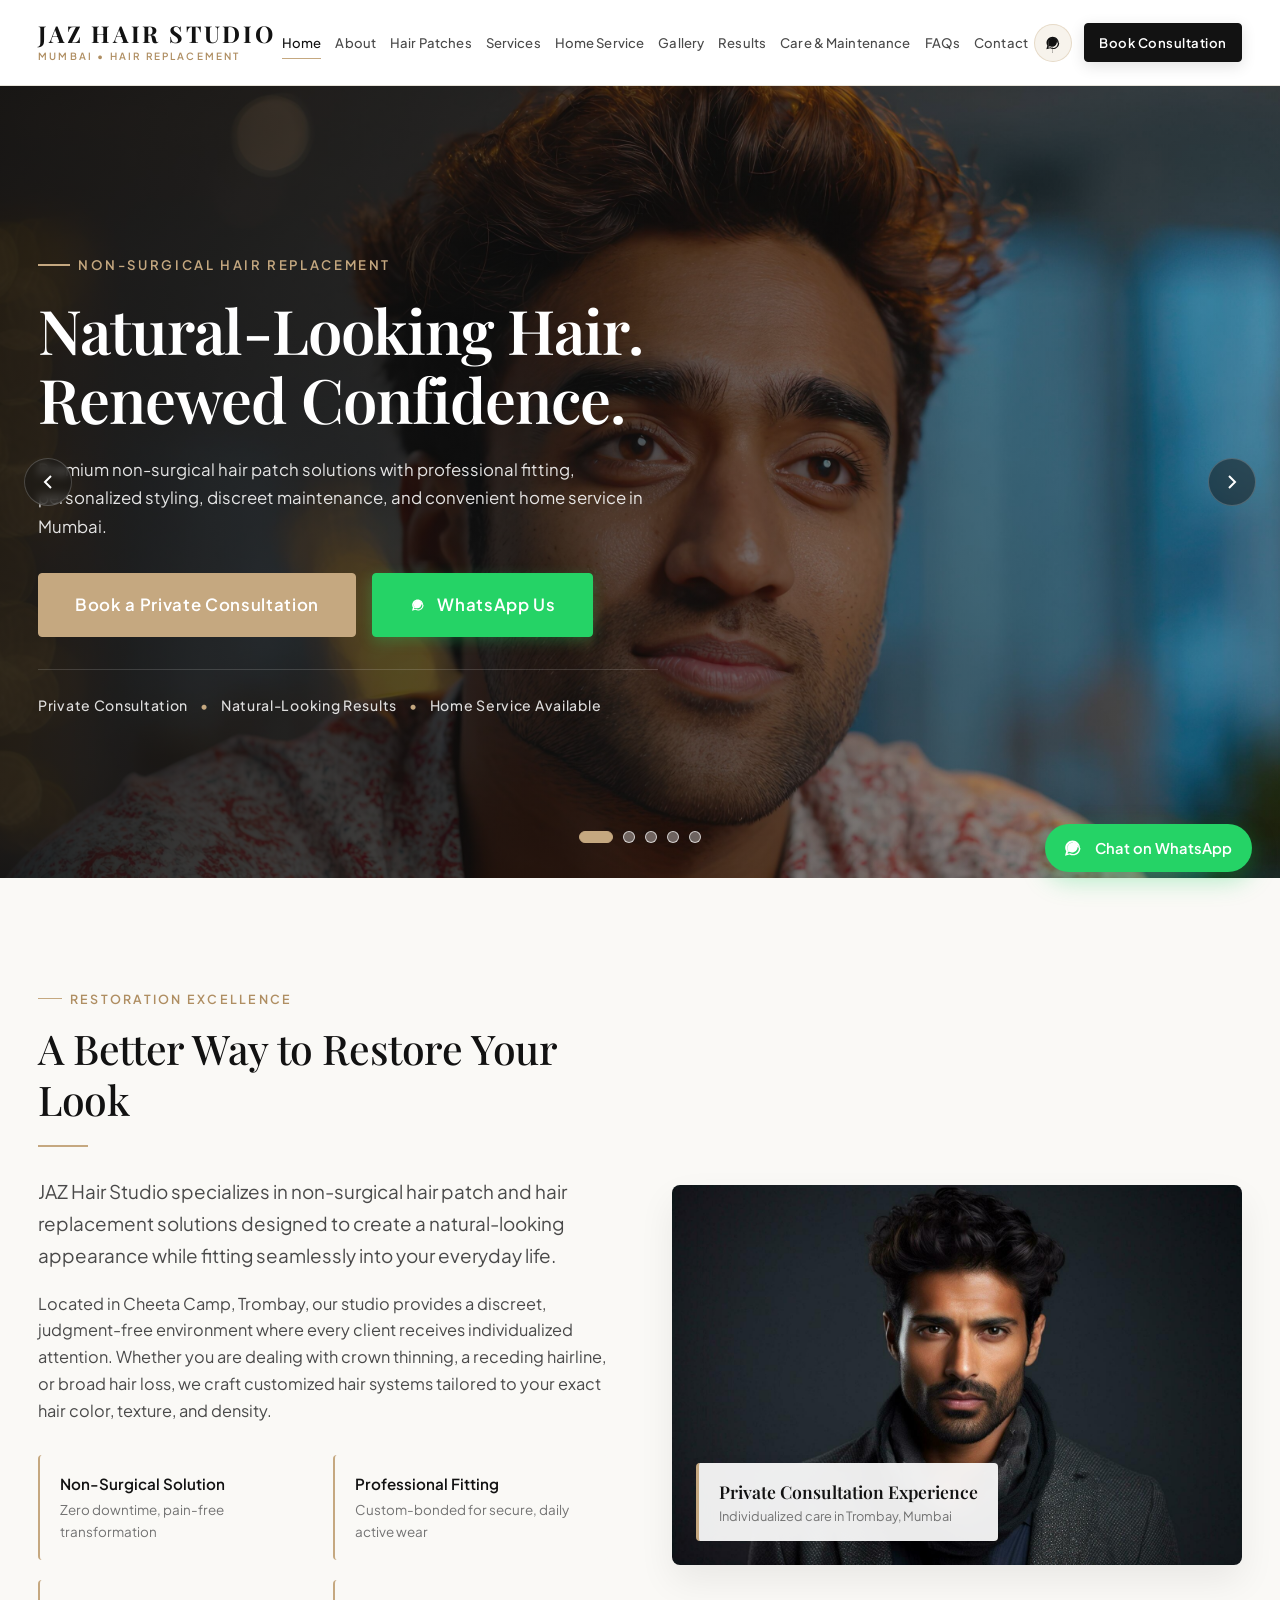
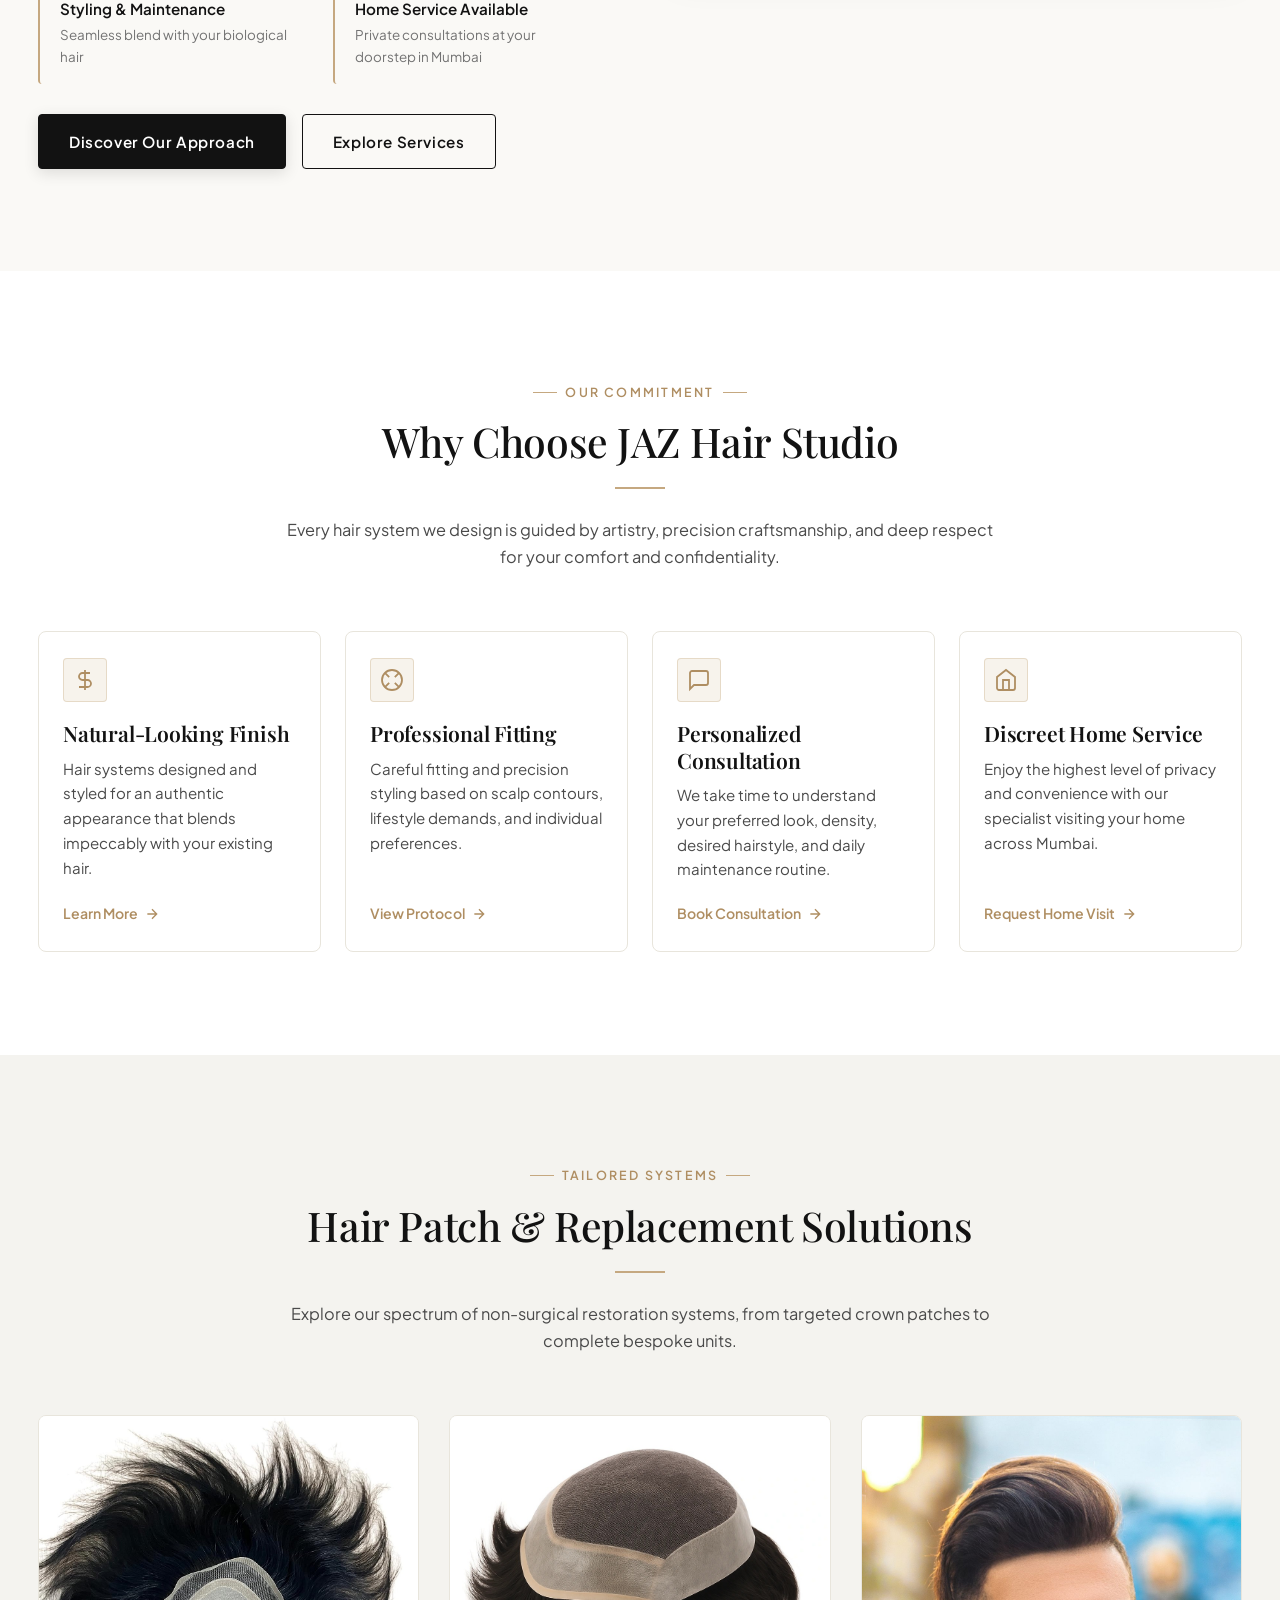
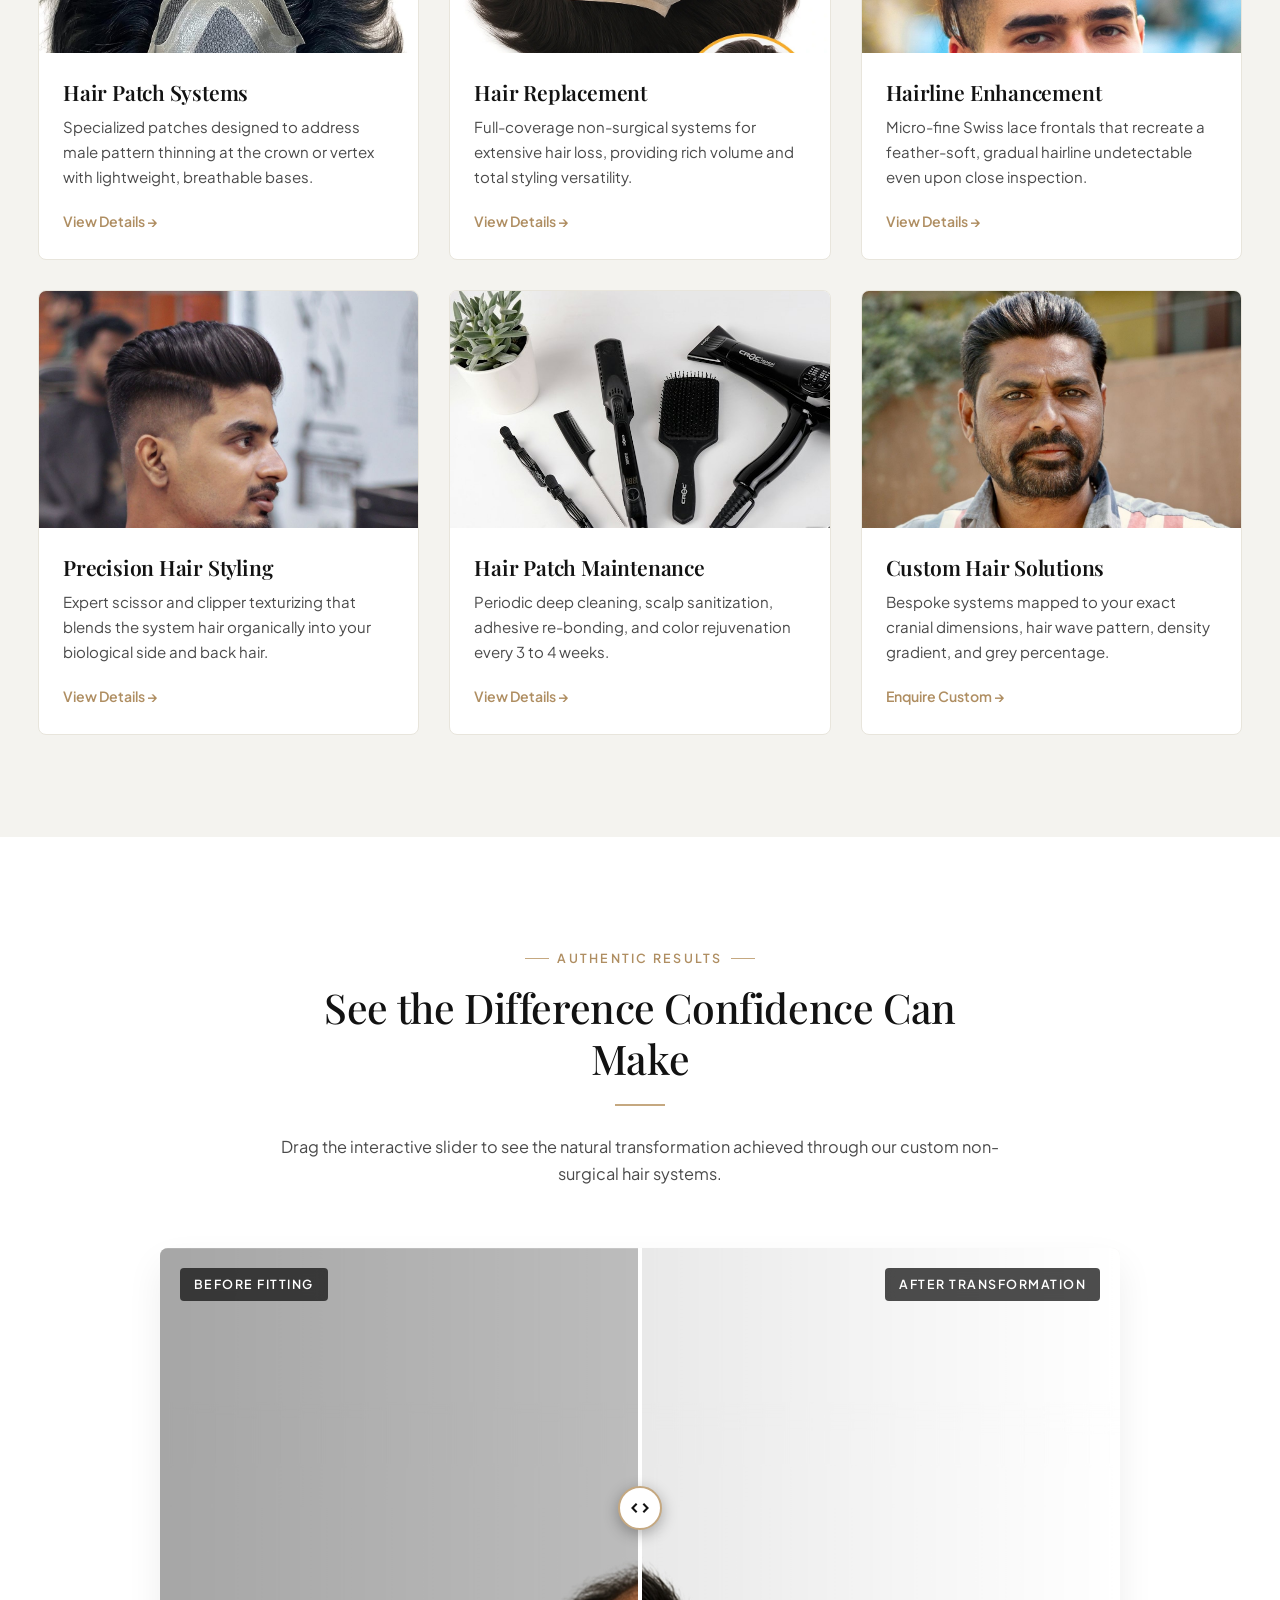
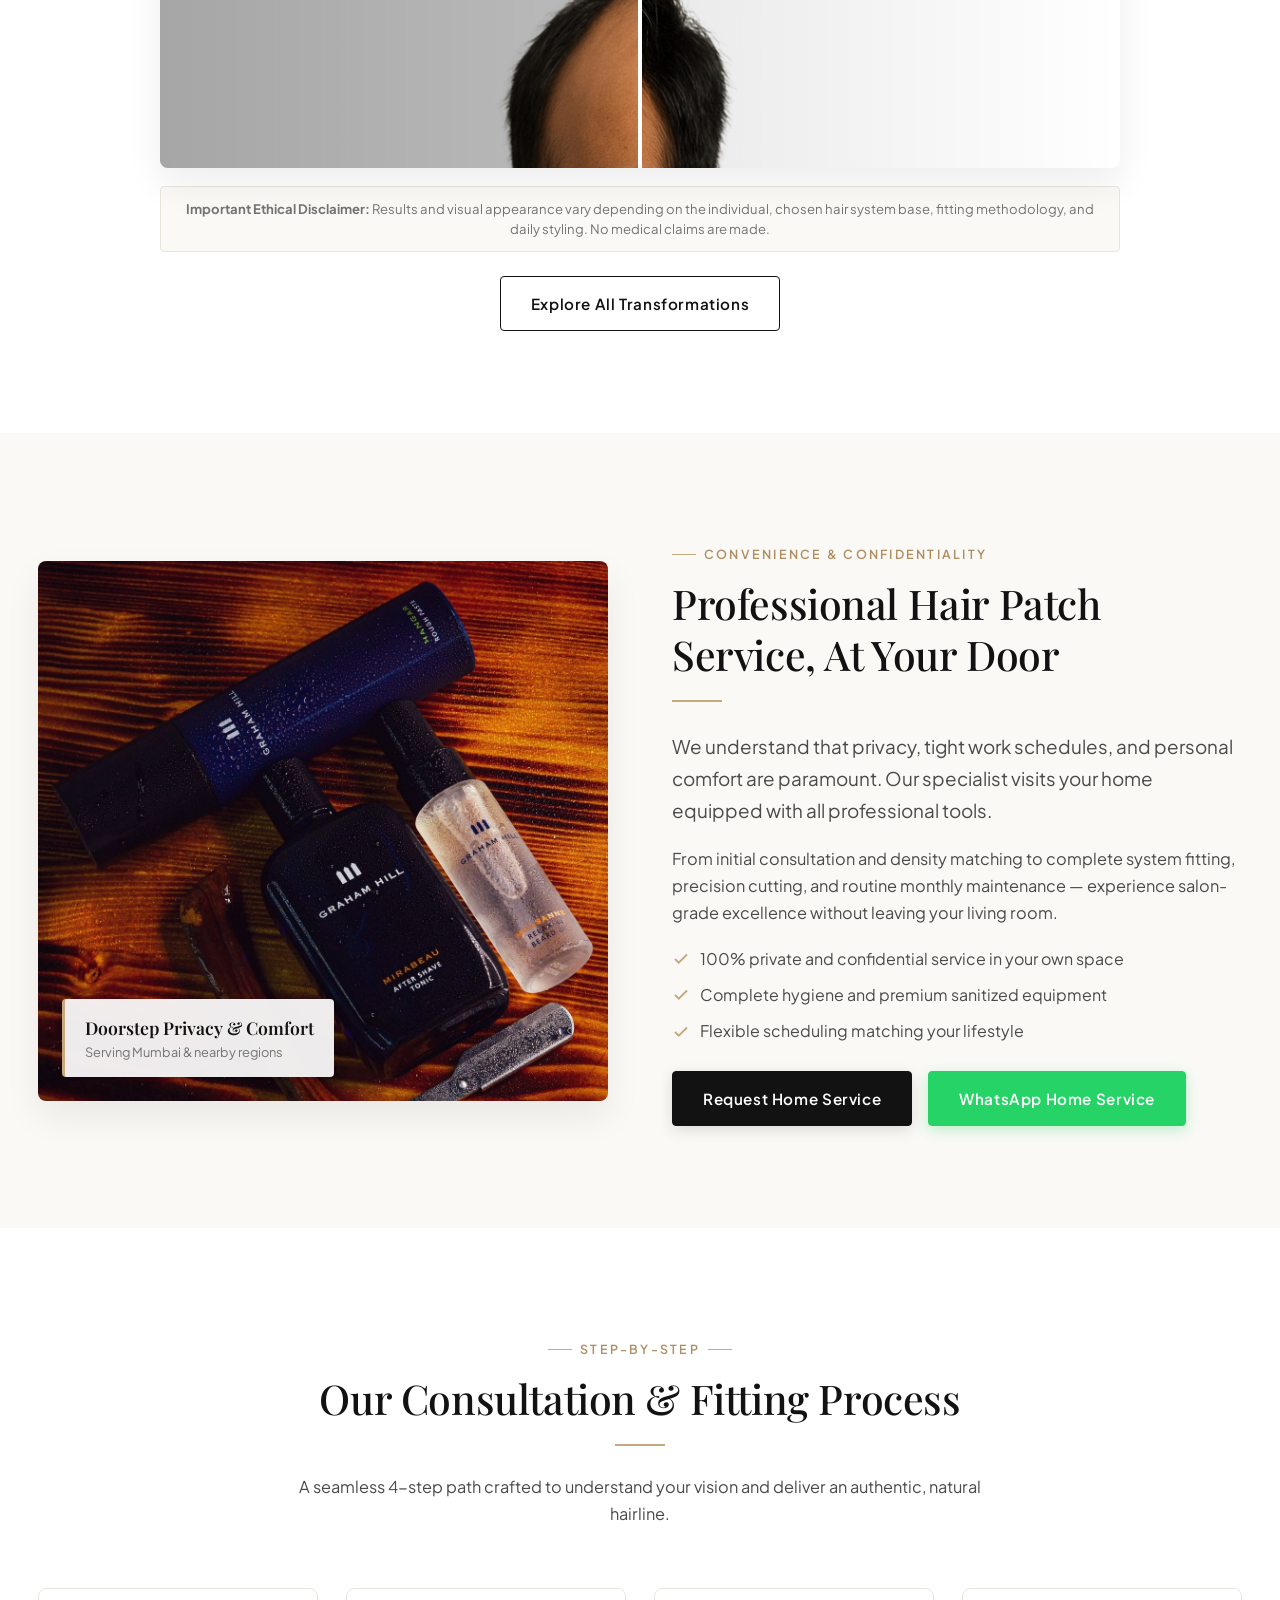
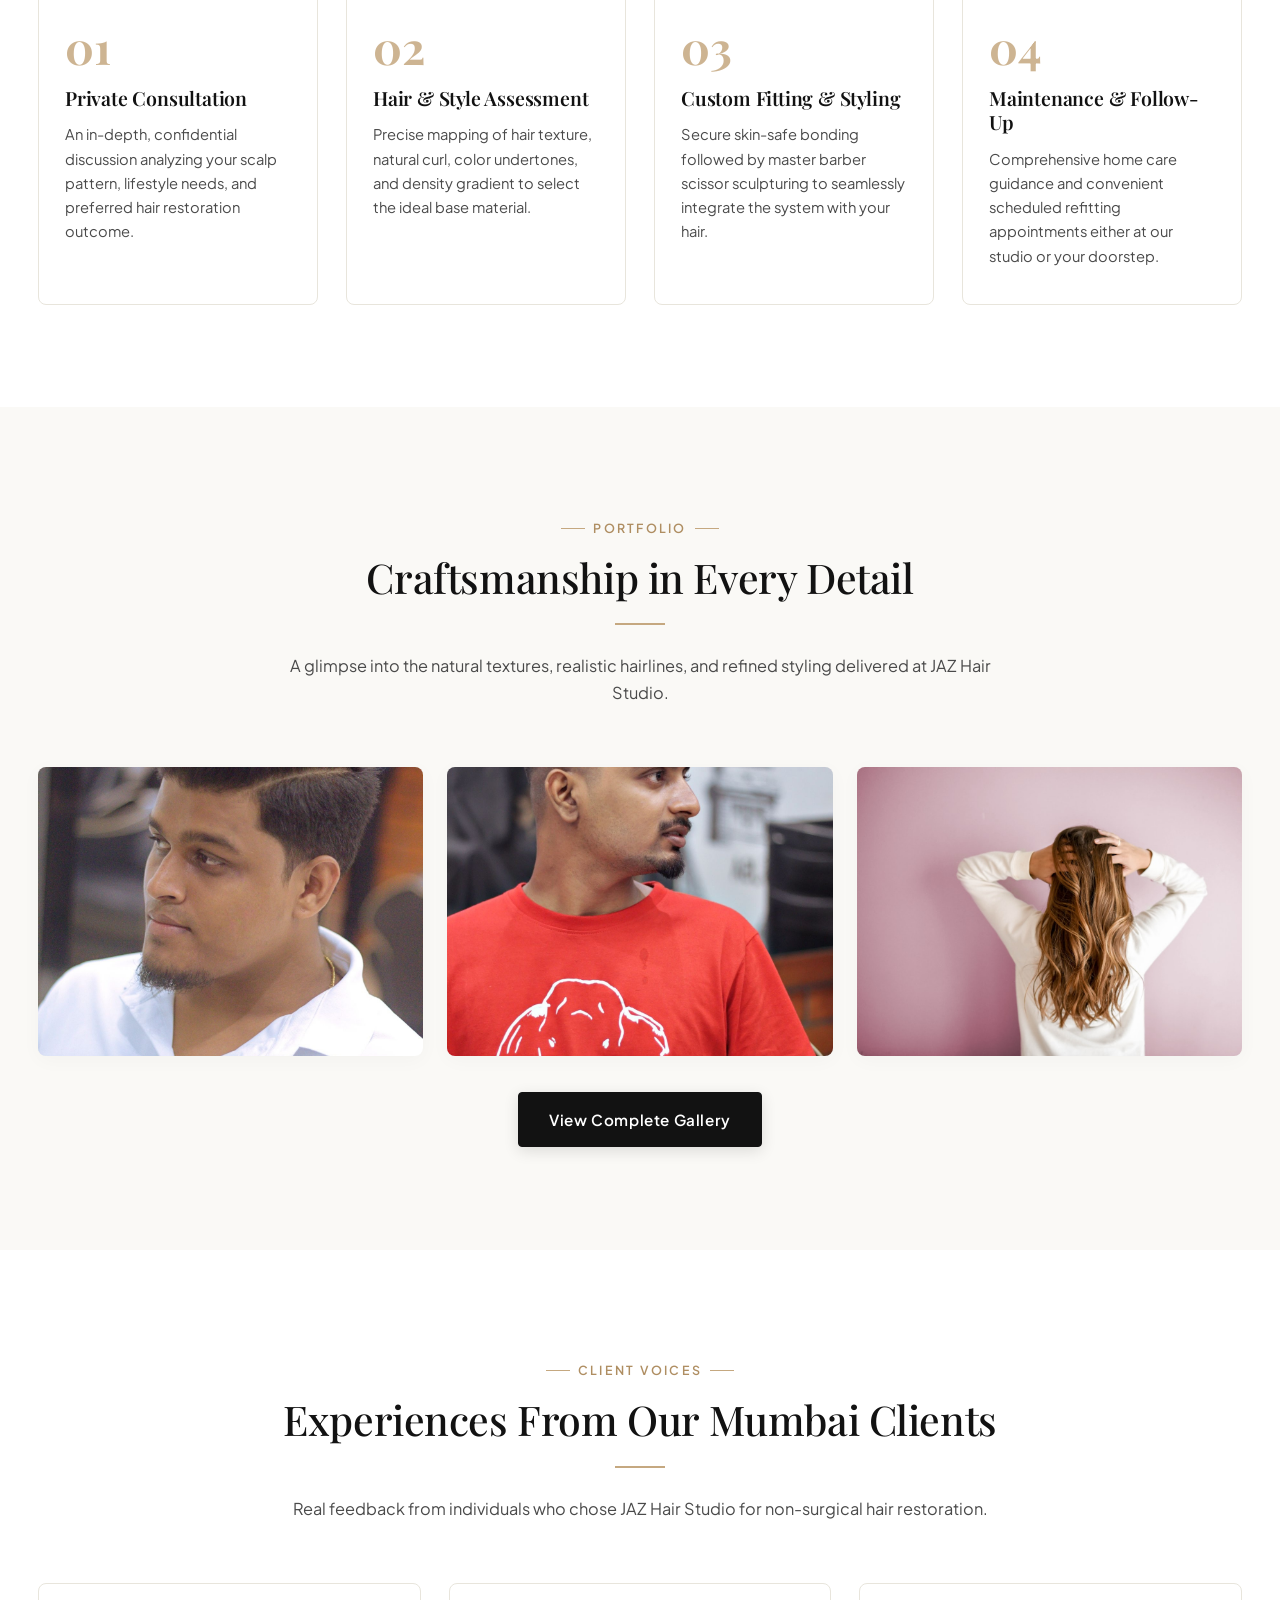
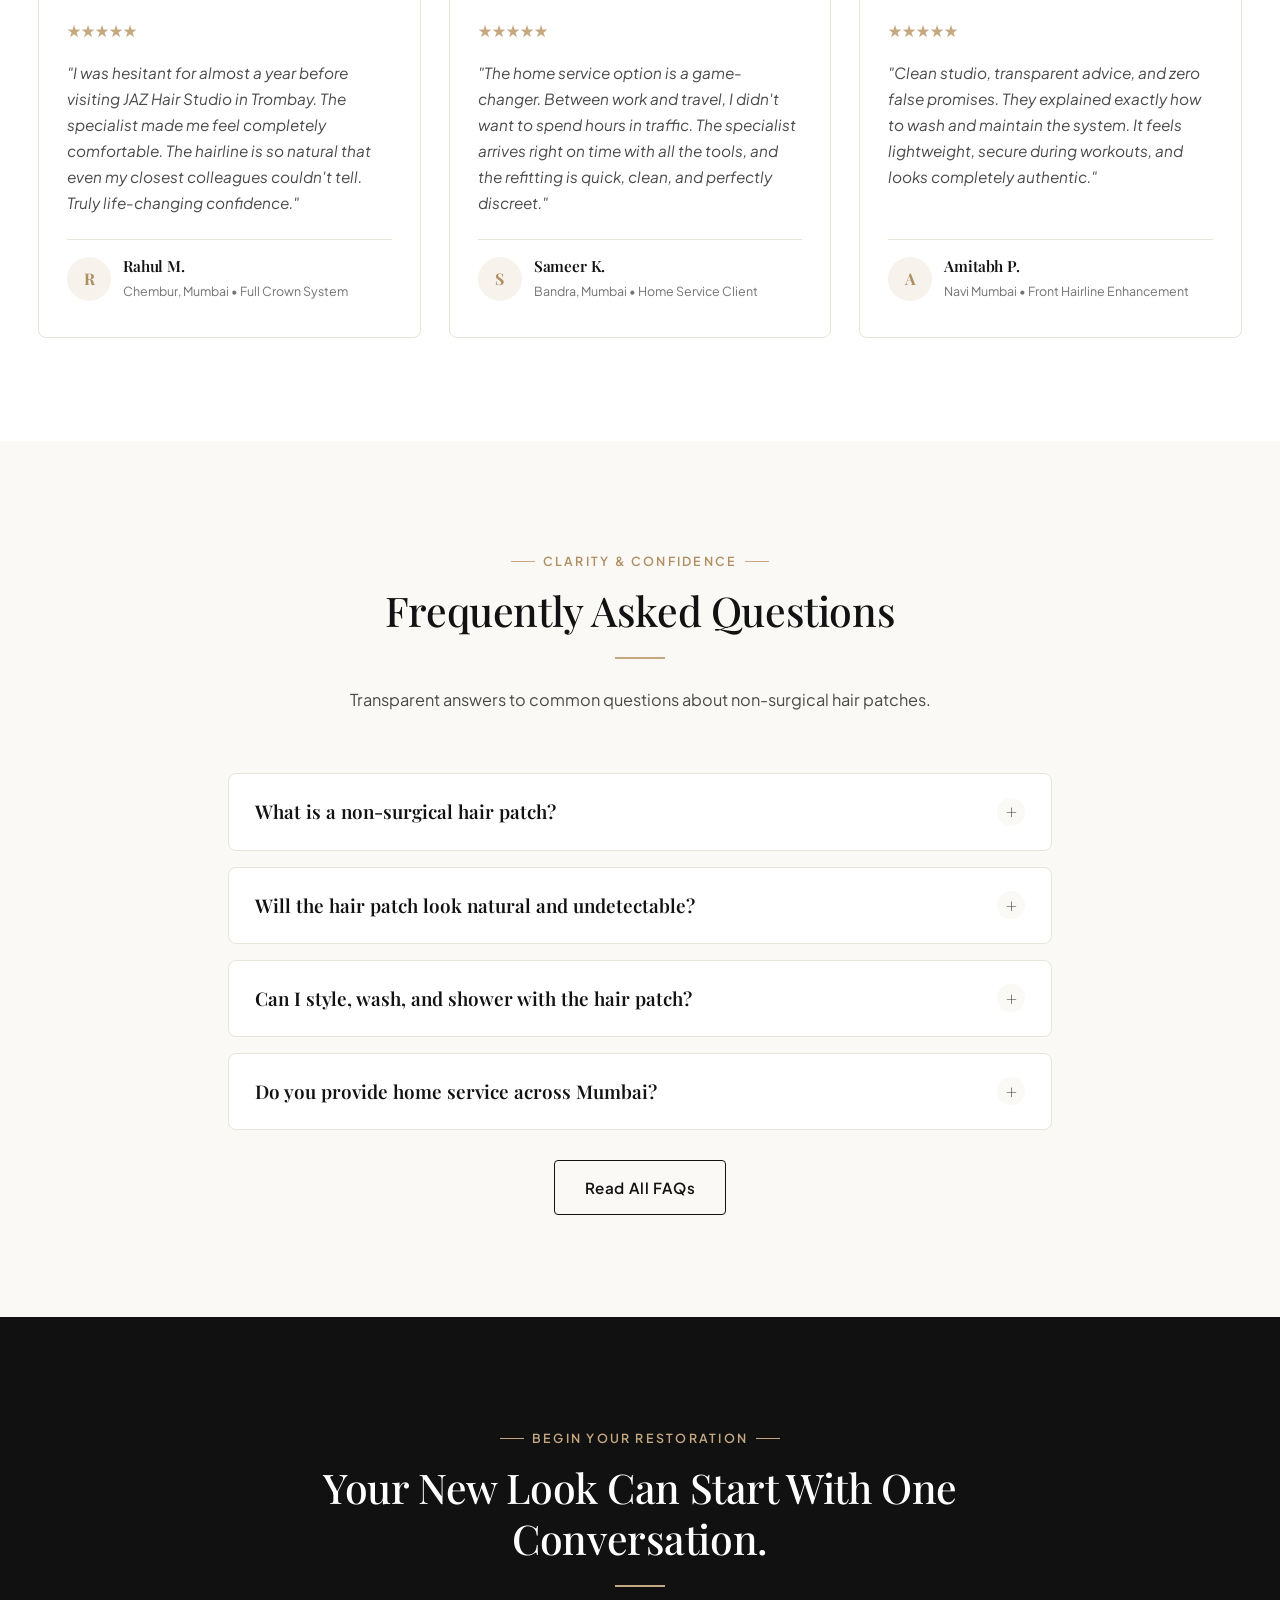
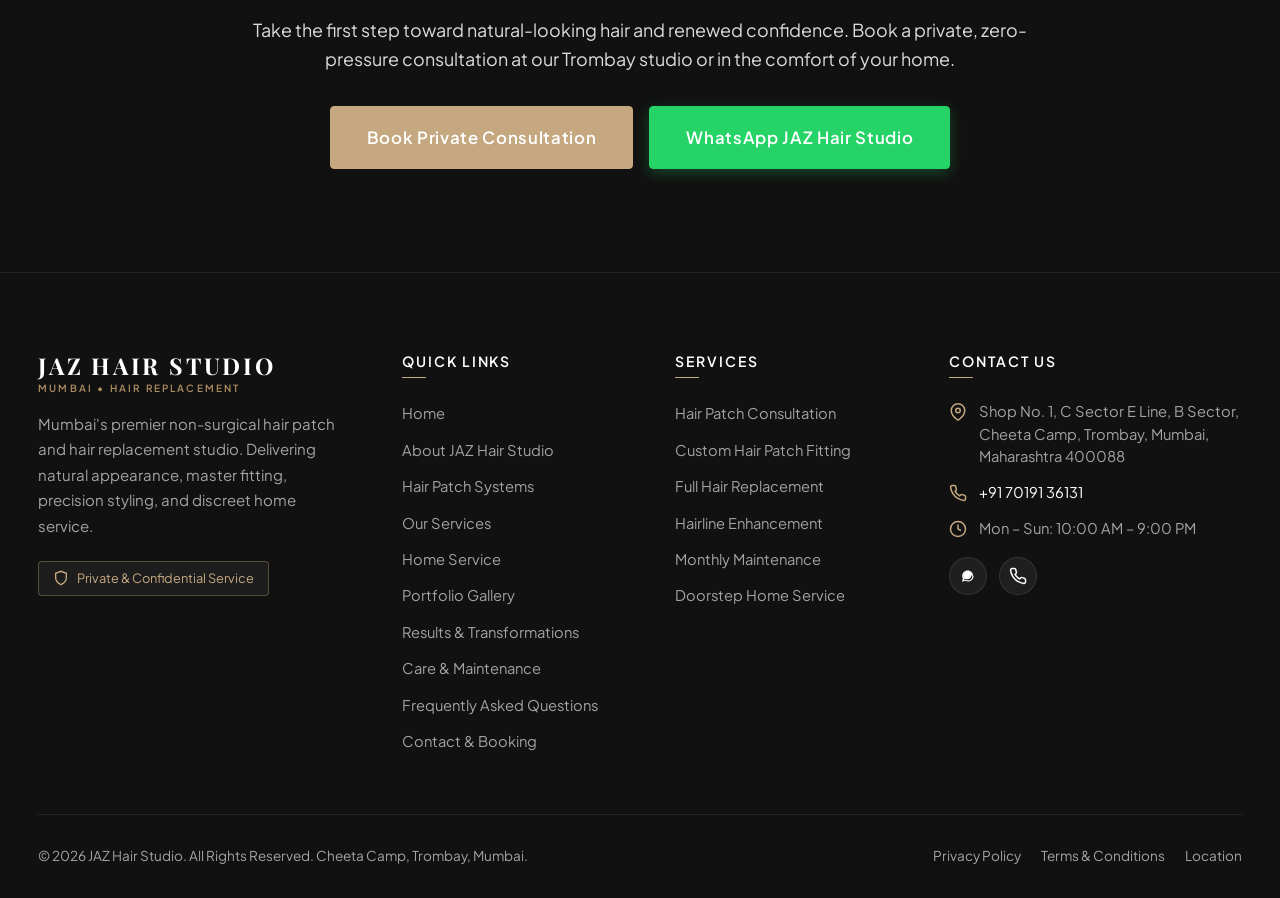
<file: index.html>
<!DOCTYPE html>
<html lang="en">
<head>
  <meta charset="UTF-8">
  <meta name="viewport" content="width=device-width, initial-scale=1.0">
  <title>JAZ Hair Studio | Non-Surgical Hair Patch & Hair Replacement in Mumbai</title>
  <meta name="description" content="JAZ Hair Studio offers non-surgical hair patch and hair replacement solutions with professional fitting, styling, maintenance and home service in Cheeta Camp, Trombay, Mumbai.">
  <meta name="keywords" content="non surgical hair patch Mumbai, hair patch Mumbai, hair replacement Mumbai, hair patch Cheeta Camp, hair patch Trombay, hair replacement Trombay, hair patch home service Mumbai, non surgical hair replacement Mumbai, hair system Mumbai, hair patch fitting Mumbai, hair patch maintenance Mumbai">
  <link rel="canonical" href="https://jazhairstudio.com/">

  <!-- Open Graph / Social Meta -->
  <meta property="og:type" content="website">
  <meta property="og:title" content="JAZ Hair Studio | Non-Surgical Hair Patch & Hair Replacement in Mumbai">
  <meta property="og:description" content="Natural-looking non-surgical hair replacement, professional fitting, styling and home service in Mumbai. Renew your confidence today.">
  <meta property="og:image" content="assets/images/hero-slide-1.jpg">
  <meta property="og:url" content="https://jazhairstudio.com/">
  <meta name="twitter:card" content="summary_large_image">

  <!-- Favicon / Stylesheets -->
  <link rel="stylesheet" href="css/style.css">
  <link rel="stylesheet" href="css/components.css">
  <link rel="stylesheet" href="css/responsive.css">

  <!-- Schema.org JSON-LD -->
  <script type="application/ld+json">
  {
    "@context": "https://schema.org",
    "@type": "HairSalon",
    "name": "JAZ Hair Studio",
    "image": "assets/images/hero-slide-1.jpg",
    "description": "Non-Surgical Hair Patch & Hair Replacement Studio in Cheeta Camp, Trombay, Mumbai.",
    "telephone": "+917019136131",
    "address": {
      "@type": "PostalAddress",
      "streetAddress": "Shop No. 1, C Sector E Line, B Sector, Cheeta Camp, Trombay",
      "addressLocality": "Mumbai",
      "addressRegion": "Maharashtra",
      "postalCode": "400088",
      "addressCountry": "IN"
    },
    "geo": {
      "@type": "GeoCoordinates",
      "latitude": "19.0330",
      "longitude": "72.9348"
    },
    "openingHoursSpecification": {
      "@type": "OpeningHoursSpecification",
      "dayOfWeek": ["Monday", "Tuesday", "Wednesday", "Thursday", "Friday", "Saturday", "Sunday"],
      "opens": "10:00",
      "closes": "21:00"
    },
    "priceRange": "₹₹₹"
  }
  </script>
</head>
<body>
  <a href="#main-content" class="skip-link">Skip to main content</a>

  <!-- ==========================================================================
       HEADER & NAVIGATION
       ========================================================================== -->
  <header class="site-header" id="site-header">
    <div class="header-container">
      <a href="index.html" class="brand-logo" aria-label="JAZ Hair Studio Homepage">
        <span class="brand-logo-text">JAZ HAIR STUDIO</span>
        <span class="brand-logo-sub">Mumbai • Hair Replacement</span>
      </a>

      <nav class="nav-desktop" aria-label="Main Navigation">
        <a href="index.html" class="nav-link">Home</a>
        <a href="about.html" class="nav-link">About</a>
        <a href="hair-patch.html" class="nav-link">Hair Patches</a>
        <a href="services.html" class="nav-link">Services</a>
        <a href="home-service.html" class="nav-link">Home Service</a>
        <a href="gallery.html" class="nav-link">Gallery</a>
        <a href="results.html" class="nav-link">Results</a>
        <a href="maintenance.html" class="nav-link">Care & Maintenance</a>
        <a href="faq.html" class="nav-link">FAQs</a>
        <a href="contact.html" class="nav-link">Contact</a>
      </nav>

      <div class="header-actions">
        <a href="https://wa.me/917019136131?text=Hello%20JAZ%20Hair%20Studio%2C%20I%20would%20like%20to%20know%20more%20about%20your%20non-surgical%20hair%20patch%20solutions." target="_blank" rel="noopener" class="header-whatsapp-icon" aria-label="WhatsApp JAZ Hair Studio">
          <svg width="20" height="20" viewBox="0 0 24 24" fill="currentColor"><path d="M12.031 6.172c-3.181 0-5.767 2.586-5.768 5.766-.001 1.298.38 2.27 1.019 3.287l-.711 2.598 2.664-.698c.969.54 1.761.817 2.796.817 3.18 0 5.767-2.587 5.768-5.766.001-3.182-2.585-5.768-5.768-5.768zm7.391 5.767c-.002 4.075-3.316 7.39-7.391 7.39-1.258 0-2.443-.321-3.484-.889l-4.547 1.192 1.216-4.439c-.663-1.111-1.025-2.39-1.027-3.254.002-4.075 3.316-7.39 7.391-7.39 4.075 0 7.39 3.315 7.392 7.39zm-1.854 0c0-3.053-2.484-5.536-5.538-5.536-3.052 0-5.536 2.483-5.538 5.536 0 .972.261 1.884.721 2.684l-.454 1.657 1.699-.446c.767.424 1.637.665 2.572.665 3.053 0 5.538-2.483 5.538-5.536zm-4.708 2.871c-.139-.07-.822-.406-.95-.452-.128-.046-.221-.07-.314.07-.093.139-.36 452-.441.545-.081.093-.162.105-.301.035-.139-.07-.588-.217-1.12-.691-.414-.37-.694-.827-.775-.966-.081-.139-.009-.214.061-.283.063-.062.139-.162.209-.243.07-.081.093-.139.139-.232.046-.093.023-.174-.012-.243-.035-.07-.314-.755-.43-1.033-.113-.271-.228-.234-.314-.238l-.268-.005c-.093 0-.244.035-.371.174-.128.139-.487.476-.487 1.16 0 .684.499 1.345.568 1.438.07.093.981 1.498 2.376 2.101.332.143.591.229.793.293.334.106.638.091.879.055.268-.04.822-.336.938-.661.116-.325.116-.603.081-.661-.035-.058-.128-.093-.267-.163z"/></svg>
        </a>
        <a href="contact.html" class="btn btn-primary btn-sm">Book Consultation</a>
        <button class="mobile-nav-toggle" id="mobileNavToggle" aria-label="Toggle Navigation Menu">
          <span></span>
          <span></span>
          <span></span>
        </button>
      </div>
    </div>
  </header>

  <!-- Mobile Drawer Menu -->
  <div class="mobile-drawer-overlay" id="mobileDrawerOverlay"></div>
  <aside class="mobile-drawer" id="mobileDrawer" aria-label="Mobile Navigation">
    <div>
      <div class="brand-logo" style="margin-bottom: 24px;">
        <span class="brand-logo-text">JAZ HAIR STUDIO</span>
        <span class="brand-logo-sub">Mumbai • Hair Replacement</span>
      </div>
      <nav class="mobile-nav-links">
        <a href="index.html">Home</a>
        <a href="about.html">About Us</a>
        <a href="hair-patch.html">Hair Patches</a>
        <a href="services.html">Services</a>
        <a href="home-service.html">Home Service</a>
        <a href="gallery.html">Gallery</a>
        <a href="results.html">Results & Transformations</a>
        <a href="maintenance.html">Care & Maintenance</a>
        <a href="faq.html">FAQs</a>
        <a href="contact.html">Contact Us</a>
      </nav>
    </div>
    <div class="mobile-drawer-footer">
      <a href="tel:+917019136131" class="btn btn-secondary btn-sm">Call: +91 70191 36131</a>
      <a href="https://wa.me/917019136131?text=Hello%20JAZ%20Hair%20Studio%2C%20I%20would%20like%20to%20enquire%20about%20your%20non-surgical%20hair%20patch%20services." target="_blank" rel="noopener" class="btn btn-whatsapp btn-sm">WhatsApp Consultation</a>
    </div>
  </aside>

  <main id="main-content">
    <!-- ==========================================================================
         SECTION 1: HERO SLIDESHOW (3-SECOND AUTOMATIC ROTATION)
         ========================================================================== -->
    <section class="hero-slider-section" aria-label="Hero Slideshow">
      <div class="hero-slides-wrapper">
        <!-- Slide 1: Confident client with natural hair -->
        <div class="hero-slide active">
          <img src="assets/images/hero-slide-1.jpg" alt="Indian male client with natural non-surgical hair replacement finish" class="hero-slide-img">
        </div>
        <!-- Slide 2: Master specialist fitting hair system -->
        <div class="hero-slide">
          <img src="assets/images/hero-slide-2.jpg" alt="Master specialist fitting and styling a non-surgical hair system" class="hero-slide-img">
        </div>
        <!-- Slide 3: Micro-fine natural hairline close up -->
        <div class="hero-slide">
          <img src="assets/images/hero-slide-3.jpg" alt="Close-up detail of realistic natural hairline" class="hero-slide-img">
        </div>
        <!-- Slide 4: Studio consultation with client -->
        <div class="hero-slide">
          <img src="assets/images/hero-slide-4.jpg" alt="Private hair patch consultation in luxury Mumbai studio" class="hero-slide-img">
        </div>
        <!-- Slide 5: Transformation styling result -->
        <div class="hero-slide">
          <img src="assets/images/hero-slide-5.jpg" alt="Precision hair styling and undetectable hair patch finish" class="hero-slide-img">
        </div>
      </div>

      <div class="hero-overlay"></div>

      <div class="container hero-content-container">
        <div class="hero-content-box">
          <span class="hero-eyebrow">NON-SURGICAL HAIR REPLACEMENT</span>
          <h1 class="hero-title">Natural-Looking Hair.<br>Renewed Confidence.</h1>
          <p class="hero-subtitle">
            Premium non-surgical hair patch solutions with professional fitting, personalized styling, discreet maintenance, and convenient home service in Mumbai.
          </p>
          <div class="btn-group">
            <a href="contact.html" class="btn btn-gold btn-lg">
              <span class="hide-mobile">Book a Private Consultation</span>
              <span class="show-mobile">Book Consultation</span>
            </a>
            <a href="https://wa.me/917019136131?text=Hello%20JAZ%20Hair%20Studio%2C%20I%20would%20like%20to%20know%20more%20about%20your%20non-surgical%20hair%20patch%20solutions." target="_blank" rel="noopener" class="btn btn-whatsapp btn-lg">
              <svg width="18" height="18" viewBox="0 0 24 24" fill="currentColor"><path d="M12.031 6.172c-3.181 0-5.767 2.586-5.768 5.766-.001 1.298.38 2.27 1.019 3.287l-.711 2.598 2.664-.698c.969.54 1.761.817 2.796.817 3.18 0 5.767-2.587 5.768-5.766.001-3.182-2.585-5.768-5.768-5.768zm7.391 5.767c-.002 4.075-3.316 7.39-7.391 7.39-1.258 0-2.443-.321-3.484-.889l-4.547 1.192 1.216-4.439c-.663-1.111-1.025-2.39-1.027-3.254.002-4.075 3.316-7.39 7.391-7.39 4.075 0 7.39 3.315 7.392 7.39zm-1.854 0c0-3.053-2.484-5.536-5.538-5.536-3.052 0-5.536 2.483-5.538 5.536 0 .972.261 1.884.721 2.684l-.454 1.657 1.699-.446c.767.424 1.637.665 2.572.665 3.053 0 5.538-2.483 5.538-5.536zm-4.708 2.871c-.139-.07-.822-.406-.95-.452-.128-.046-.221-.07-.314.07-.093.139-.36.452-.441.545-.081.093-.162.105-.301.035-.139-.07-.588-.217-1.12-.691-.414-.37-.694-.827-.775-.966-.081-.139-.009-.214.061-.283.063-.062.139-.162.209-.243.07-.081.093-.139.139-.232.046-.093.023-.174-.012-.243-.035-.07-.314-.755-.43-1.033-.113-.271-.228-.234-.314-.238l-.268-.005c-.093 0-.244.035-.371.174-.128.139-.487.476-.487 1.16 0 .684.499 1.345.568 1.438.07.093.981 1.498 2.376 2.101.332.143.591.229.793.293.334.106.638.091.879.055.268-.04.822-.336.938-.661.116-.325.116-.603.081-.661-.035-.058-.128-.093-.267-.163z"/></svg>
              <span>WhatsApp Us</span>
            </a>
          </div>
          <div class="hero-trust-bar">
            <span>Private Consultation</span>
            <span class="hero-trust-dot">•</span>
            <span><span class="hide-mobile">Natural-Looking</span><span class="show-mobile">Natural</span> Results</span>
            <span class="hero-trust-dot">•</span>
            <span>Home Service<span class="hide-mobile"> Available</span></span>
          </div>
        </div>
      </div>

      <!-- Navigation Arrows -->
      <button class="hero-slider-arrow hero-slider-prev" aria-label="Previous Slide">
        <svg width="24" height="24" viewBox="0 0 24 24" fill="none" stroke="currentColor" stroke-width="2"><path d="M15 18l-6-6 6-6"/></svg>
      </button>
      <button class="hero-slider-arrow hero-slider-next" aria-label="Next Slide">
        <svg width="24" height="24" viewBox="0 0 24 24" fill="none" stroke="currentColor" stroke-width="2"><path d="M9 18l6-6-6-6"/></svg>
      </button>

      <!-- Dots -->
      <div class="hero-slider-dots" role="tablist" aria-label="Hero Slides">
        <button class="hero-dot active" role="tab" aria-selected="true" aria-label="Slide 1"></button>
        <button class="hero-dot" role="tab" aria-selected="false" aria-label="Slide 2"></button>
        <button class="hero-dot" role="tab" aria-selected="false" aria-label="Slide 3"></button>
        <button class="hero-dot" role="tab" aria-selected="false" aria-label="Slide 4"></button>
        <button class="hero-dot" role="tab" aria-selected="false" aria-label="Slide 5"></button>
      </div>
    </section>

    <!-- ==========================================================================
         SECTION 2: PREMIUM INTRODUCTION
         ========================================================================== -->
    <section class="section section-bg-secondary">
      <div class="container">
        <div class="split-section">
          <div>
            <span class="eyebrow">RESTORATION EXCELLENCE</span>
            <h2>A Better Way to Restore Your Look</h2>
            <div class="divider-gold"></div>
            <p class="lead">
              JAZ Hair Studio specializes in non-surgical hair patch and hair replacement solutions designed to create a natural-looking appearance while fitting seamlessly into your everyday life.
            </p>
            <p>
              Located in Cheeta Camp, Trombay, our studio provides a discreet, judgment-free environment where every client receives individualized attention. Whether you are dealing with crown thinning, a receding hairline, or broad hair loss, we craft customized hair systems tailored to your exact hair color, texture, and density.
            </p>

            <div class="stats-grid">
              <div class="stat-item">
                <div class="stat-title">Non-Surgical Solution</div>
                <div class="stat-desc">Zero downtime, pain-free transformation</div>
              </div>
              <div class="stat-item">
                <div class="stat-title">Professional Fitting</div>
                <div class="stat-desc">Custom-bonded for secure, daily active wear</div>
              </div>
              <div class="stat-item">
                <div class="stat-title">Styling & Maintenance</div>
                <div class="stat-desc">Seamless blend with your biological hair</div>
              </div>
              <div class="stat-item">
                <div class="stat-title">Home Service Available</div>
                <div class="stat-desc">Private consultations at your doorstep in Mumbai</div>
              </div>
            </div>

            <div class="btn-group">
              <a href="about.html" class="btn btn-primary">Discover Our Approach</a>
              <a href="services.html" class="btn btn-secondary">Explore Services</a>
            </div>
          </div>

          <div class="split-media">
            <img src="assets/images/intro-feature.jpg" alt="Hair consultation and assessment at JAZ Hair Studio" loading="lazy">
            <div class="split-badge">
              <div class="split-badge-title">Private Consultation Experience</div>
              <div class="split-badge-sub">Individualized care in Trombay, Mumbai</div>
            </div>
          </div>
        </div>
      </div>
    </section>

    <!-- ==========================================================================
         SECTION 3: WHY CHOOSE JAZ HAIR STUDIO
         ========================================================================== -->
    <section class="section">
      <div class="container">
        <div class="section-header text-center">
          <span class="eyebrow eyebrow-center">OUR COMMITMENT</span>
          <h2>Why Choose JAZ Hair Studio</h2>
          <div class="divider-gold mx-auto"></div>
          <p>
            Every hair system we design is guided by artistry, precision craftsmanship, and deep respect for your comfort and confidentiality.
          </p>
        </div>

        <div class="card-grid-4">
          <!-- Card 1 -->
          <div class="card-luxury">
            <div class="card-body">
              <div class="card-icon-badge">
                <svg width="24" height="24" viewBox="0 0 24 24" fill="none" stroke="currentColor" stroke-width="1.8"><path d="M12 2v20M17 5H9.5a3.5 3.5 0 0 0 0 7h5a3.5 3.5 0 0 1 0 7H6"/></svg>
              </div>
              <h3 class="card-title">Natural-Looking Finish</h3>
              <p class="card-text">Hair systems designed and styled for an authentic appearance that blends impeccably with your existing hair.</p>
              <a href="hair-patch.html" class="card-footer-link">
                Learn More
                <svg width="16" height="16" viewBox="0 0 24 24" fill="none" stroke="currentColor" stroke-width="2"><path d="M5 12h14M12 5l7 7-7 7"/></svg>
              </a>
            </div>
          </div>

          <!-- Card 2 -->
          <div class="card-luxury">
            <div class="card-body">
              <div class="card-icon-badge">
                <svg width="24" height="24" viewBox="0 0 24 24" fill="none" stroke="currentColor" stroke-width="1.8"><circle cx="12" cy="12" r="10"/><path d="m4.93 4.93 4.24 4.24M14.83 9.17l4.24-4.24M14.83 14.83l4.24 4.24M9.17 14.83l-4.24 4.24"/></svg>
              </div>
              <h3 class="card-title">Professional Fitting</h3>
              <p class="card-text">Careful fitting and precision styling based on scalp contours, lifestyle demands, and individual preferences.</p>
              <a href="services.html" class="card-footer-link">
                View Protocol
                <svg width="16" height="16" viewBox="0 0 24 24" fill="none" stroke="currentColor" stroke-width="2"><path d="M5 12h14M12 5l7 7-7 7"/></svg>
              </a>
            </div>
          </div>

          <!-- Card 3 -->
          <div class="card-luxury">
            <div class="card-body">
              <div class="card-icon-badge">
                <svg width="24" height="24" viewBox="0 0 24 24" fill="none" stroke="currentColor" stroke-width="1.8"><path d="M21 15a2 2 0 0 1-2 2H7l-4 4V5a2 2 0 0 1 2-2h14a2 2 0 0 1 2 2z"/></svg>
              </div>
              <h3 class="card-title">Personalized Consultation</h3>
              <p class="card-text">We take time to understand your preferred look, density, desired hairstyle, and daily maintenance routine.</p>
              <a href="contact.html" class="card-footer-link">
                Book Consultation
                <svg width="16" height="16" viewBox="0 0 24 24" fill="none" stroke="currentColor" stroke-width="2"><path d="M5 12h14M12 5l7 7-7 7"/></svg>
              </a>
            </div>
          </div>

          <!-- Card 4 -->
          <div class="card-luxury">
            <div class="card-body">
              <div class="card-icon-badge">
                <svg width="24" height="24" viewBox="0 0 24 24" fill="none" stroke="currentColor" stroke-width="1.8"><path d="M3 9l9-7 9 7v11a2 2 0 0 1-2 2H5a2 2 0 0 1-2-2z"/><polyline points="9 22 9 12 15 12 15 22"/></svg>
              </div>
              <h3 class="card-title">Discreet Home Service</h3>
              <p class="card-text">Enjoy the highest level of privacy and convenience with our specialist visiting your home across Mumbai.</p>
              <a href="home-service.html" class="card-footer-link">
                Request Home Visit
                <svg width="16" height="16" viewBox="0 0 24 24" fill="none" stroke="currentColor" stroke-width="2"><path d="M5 12h14M12 5l7 7-7 7"/></svg>
              </a>
            </div>
          </div>
        </div>
      </div>
    </section>

    <!-- ==========================================================================
         SECTION 4: HAIR PATCH SOLUTIONS
         ========================================================================== -->
    <section class="section section-bg-tertiary">
      <div class="container">
        <div class="section-header text-center">
          <span class="eyebrow eyebrow-center">TAILORED SYSTEMS</span>
          <h2>Hair Patch & Replacement Solutions</h2>
          <div class="divider-gold mx-auto"></div>
          <p>
            Explore our spectrum of non-surgical restoration systems, from targeted crown patches to complete bespoke units.
          </p>
        </div>

        <div class="card-grid-3">
          <!-- Solution 1 -->
          <div class="card-luxury">
            <div class="card-image-wrap">
              <img src="assets/images/solution-patch.jpg" alt="Hair Patch Systems" loading="lazy">
            </div>
            <div class="card-body">
              <h3 class="card-title">Hair Patch Systems</h3>
              <p class="card-text">Specialized patches designed to address male pattern thinning at the crown or vertex with lightweight, breathable bases.</p>
              <a href="hair-patch.html" class="card-footer-link">View Details &rarr;</a>
            </div>
          </div>

          <!-- Solution 2 -->
          <div class="card-luxury">
            <div class="card-image-wrap">
              <img src="assets/images/solution-replacement.jpg" alt="Hair Replacement" loading="lazy">
            </div>
            <div class="card-body">
              <h3 class="card-title">Hair Replacement</h3>
              <p class="card-text">Full-coverage non-surgical systems for extensive hair loss, providing rich volume and total styling versatility.</p>
              <a href="hair-patch.html" class="card-footer-link">View Details &rarr;</a>
            </div>
          </div>

          <!-- Solution 3 -->
          <div class="card-luxury">
            <div class="card-image-wrap">
              <img src="assets/images/solution-hairline.jpg" alt="Hairline Enhancement" loading="lazy">
            </div>
            <div class="card-body">
              <h3 class="card-title">Hairline Enhancement</h3>
              <p class="card-text">Micro-fine Swiss lace frontals that recreate a feather-soft, gradual hairline undetectable even upon close inspection.</p>
              <a href="hair-patch.html" class="card-footer-link">View Details &rarr;</a>
            </div>
          </div>

          <!-- Solution 4 -->
          <div class="card-luxury">
            <div class="card-image-wrap">
              <img src="assets/images/solution-styling.jpg" alt="Hair Styling" loading="lazy">
            </div>
            <div class="card-body">
              <h3 class="card-title">Precision Hair Styling</h3>
              <p class="card-text">Expert scissor and clipper texturizing that blends the system hair organically into your biological side and back hair.</p>
              <a href="services.html" class="card-footer-link">View Details &rarr;</a>
            </div>
          </div>

          <!-- Solution 5 -->
          <div class="card-luxury">
            <div class="card-image-wrap">
              <img src="assets/images/solution-maintenance.jpg" alt="Hair Patch Maintenance" loading="lazy">
            </div>
            <div class="card-body">
              <h3 class="card-title">Hair Patch Maintenance</h3>
              <p class="card-text">Periodic deep cleaning, scalp sanitization, adhesive re-bonding, and color rejuvenation every 3 to 4 weeks.</p>
              <a href="maintenance.html" class="card-footer-link">View Details &rarr;</a>
            </div>
          </div>

          <!-- Solution 6 -->
          <div class="card-luxury">
            <div class="card-image-wrap">
              <img src="assets/images/solution-custom.jpg" alt="Custom Hair Solutions" loading="lazy">
            </div>
            <div class="card-body">
              <h3 class="card-title">Custom Hair Solutions</h3>
              <p class="card-text">Bespoke systems mapped to your exact cranial dimensions, hair wave pattern, density gradient, and grey percentage.</p>
              <a href="contact.html" class="card-footer-link">Enquire Custom &rarr;</a>
            </div>
          </div>
        </div>
      </div>
    </section>

    <!-- ==========================================================================
         SECTION 5: TRANSFORMATION / BEFORE & AFTER
         ========================================================================== -->
    <section class="section">
      <div class="container">
        <div class="section-header text-center">
          <span class="eyebrow eyebrow-center">AUTHENTIC RESULTS</span>
          <h2>See the Difference Confidence Can Make</h2>
          <div class="divider-gold mx-auto"></div>
          <p>
            Drag the interactive slider to see the natural transformation achieved through our custom non-surgical hair systems.
          </p>
        </div>

        <div class="comparison-wrapper">
          <div class="before-after-container" id="homeComparison">
            <!-- After image (base) -->
            <div class="ba-image ba-image-after">
              <img src="assets/images/after-1.jpg" alt="After: Restored natural hairline and full hair density">
              <span class="ba-label ba-label-after">After Transformation</span>
            </div>
            <!-- Before image (clipped overlay) -->
            <div class="ba-image ba-image-before">
              <img src="assets/images/before-1.jpg" alt="Before: Thinning frontal hairline">
              <span class="ba-label ba-label-before">Before Fitting</span>
            </div>
            <!-- Handle -->
            <div class="ba-handle">
              <div class="ba-handle-circle">
                <svg viewBox="0 0 24 24" fill="none" stroke="currentColor" stroke-width="2.5"><path d="m8 7-5 5 5 5M16 7l5 5-5 5"/></svg>
              </div>
            </div>
            <input type="range" min="0" max="100" value="50" class="ba-range-slider" aria-label="Drag before and after image slider">
          </div>

          <div class="disclaimer-box">
            <strong>Important Ethical Disclaimer:</strong> Results and visual appearance vary depending on the individual, chosen hair system base, fitting methodology, and daily styling. No medical claims are made.
          </div>

          <div class="text-center" style="margin-top: 24px;">
            <a href="results.html" class="btn btn-secondary">Explore All Transformations</a>
          </div>
        </div>
      </div>
    </section>

    <!-- ==========================================================================
         SECTION 6: HOME SERVICE
         ========================================================================== -->
    <section class="section section-bg-secondary">
      <div class="container">
        <div class="split-section">
          <div class="split-media">
            <img src="assets/images/home-service-split.jpg" alt="Home service grooming visit by JAZ Hair Studio specialist" loading="lazy">
            <div class="split-badge">
              <div class="split-badge-title">Doorstep Privacy & Comfort</div>
              <div class="split-badge-sub">Serving Mumbai & nearby regions</div>
            </div>
          </div>

          <div>
            <span class="eyebrow">CONVENIENCE & CONFIDENTIALITY</span>
            <h2>Professional Hair Patch Service, At Your Door</h2>
            <div class="divider-gold"></div>
            <p class="lead">
              We understand that privacy, tight work schedules, and personal comfort are paramount. Our specialist visits your home equipped with all professional tools.
            </p>
            <p>
              From initial consultation and density matching to complete system fitting, precision cutting, and routine monthly maintenance — experience salon-grade excellence without leaving your living room.
            </p>
            <ul style="margin-bottom: 26px; display: flex; flex-direction: column; gap: 10px;">
              <li style="display: flex; align-items: center; gap: 10px; color: var(--text-secondary);">
                <svg width="18" height="18" viewBox="0 0 24 24" fill="none" stroke="var(--accent-gold)" stroke-width="2.5"><polyline points="20 6 9 17 4 12"/></svg>
                100% private and confidential service in your own space
              </li>
              <li style="display: flex; align-items: center; gap: 10px; color: var(--text-secondary);">
                <svg width="18" height="18" viewBox="0 0 24 24" fill="none" stroke="var(--accent-gold)" stroke-width="2.5"><polyline points="20 6 9 17 4 12"/></svg>
                Complete hygiene and premium sanitized equipment
              </li>
              <li style="display: flex; align-items: center; gap: 10px; color: var(--text-secondary);">
                <svg width="18" height="18" viewBox="0 0 24 24" fill="none" stroke="var(--accent-gold)" stroke-width="2.5"><polyline points="20 6 9 17 4 12"/></svg>
                Flexible scheduling matching your lifestyle
              </li>
            </ul>

            <div class="btn-group">
              <a href="home-service.html" class="btn btn-primary">Request Home Service</a>
              <a href="https://wa.me/917019136131?text=Hello%20JAZ%20Hair%20Studio%2C%20I%20am%20interested%20in%20your%20Home%20Service%20in%20Mumbai." target="_blank" rel="noopener" class="btn btn-whatsapp">
                WhatsApp Home Service
              </a>
            </div>
          </div>
        </div>
      </div>
    </section>

    <!-- ==========================================================================
         SECTION 7: CONSULTATION PROCESS
         ========================================================================== -->
    <section class="section">
      <div class="container">
        <div class="section-header text-center">
          <span class="eyebrow eyebrow-center">STEP-BY-STEP</span>
          <h2>Our Consultation & Fitting Process</h2>
          <div class="divider-gold mx-auto"></div>
          <p>
            A seamless 4-step path crafted to understand your vision and deliver an authentic, natural hairline.
          </p>
        </div>

        <div class="process-grid">
          <!-- Step 1 -->
          <div class="process-card">
            <div class="process-num">01</div>
            <h3>Private Consultation</h3>
            <p>An in-depth, confidential discussion analyzing your scalp pattern, lifestyle needs, and preferred hair restoration outcome.</p>
          </div>

          <!-- Step 2 -->
          <div class="process-card">
            <div class="process-num">02</div>
            <h3>Hair & Style Assessment</h3>
            <p>Precise mapping of hair texture, natural curl, color undertones, and density gradient to select the ideal base material.</p>
          </div>

          <!-- Step 3 -->
          <div class="process-card">
            <div class="process-num">03</div>
            <h3>Custom Fitting & Styling</h3>
            <p>Secure skin-safe bonding followed by master barber scissor sculpturing to seamlessly integrate the system with your hair.</p>
          </div>

          <!-- Step 4 -->
          <div class="process-card">
            <div class="process-num">04</div>
            <h3>Maintenance & Follow-Up</h3>
            <p>Comprehensive home care guidance and convenient scheduled refitting appointments either at our studio or your doorstep.</p>
          </div>
        </div>
      </div>
    </section>

    <!-- ==========================================================================
         SECTION 8: GALLERY PREVIEW
         ========================================================================== -->
    <section class="section section-bg-secondary">
      <div class="container">
        <div class="section-header text-center">
          <span class="eyebrow eyebrow-center">PORTFOLIO</span>
          <h2>Craftsmanship in Every Detail</h2>
          <div class="divider-gold mx-auto"></div>
          <p>
            A glimpse into the natural textures, realistic hairlines, and refined styling delivered at JAZ Hair Studio.
          </p>
        </div>

        <div class="gallery-grid">
          <div class="gallery-item" data-category="systems">
            <img src="assets/images/hero-slide-3.jpg" alt="Natural hairline detail" loading="lazy">
            <div class="gallery-overlay">
              <span class="gallery-tag">Hairline</span>
              <h4 class="gallery-title">Micro-Lace Undetectable Hairline</h4>
            </div>
          </div>

          <div class="gallery-item" data-category="styling">
            <img src="assets/images/solution-styling.jpg" alt="Precision hair styling" loading="lazy">
            <div class="gallery-overlay">
              <span class="gallery-tag">Styling</span>
              <h4 class="gallery-title">Modern Textured Crop</h4>
            </div>
          </div>

          <div class="gallery-item" data-category="studio">
            <img src="assets/images/studio-interior.jpg" alt="Luxury studio lounge" loading="lazy">
            <div class="gallery-overlay">
              <span class="gallery-tag">Studio</span>
              <h4 class="gallery-title">Trombay Studio Consultation Lounge</h4>
            </div>
          </div>
        </div>

        <div class="text-center" style="margin-top: 36px;">
          <a href="gallery.html" class="btn btn-primary">View Complete Gallery</a>
        </div>
      </div>
    </section>

    <!-- ==========================================================================
         SECTION 9: TESTIMONIALS
         ========================================================================== -->
    <section class="section">
      <div class="container">
        <div class="section-header text-center">
          <span class="eyebrow eyebrow-center">CLIENT VOICES</span>
          <h2>Experiences From Our Mumbai Clients</h2>
          <div class="divider-gold mx-auto"></div>
          <p>
            Real feedback from individuals who chose JAZ Hair Studio for non-surgical hair restoration.
          </p>
        </div>

        <div class="testimonial-grid">
          <!-- Testimonial 1 -->
          <div class="testimonial-card">
            <div>
              <div class="testimonial-stars">★★★★★</div>
              <p class="testimonial-text">
                "I was hesitant for almost a year before visiting JAZ Hair Studio in Trombay. The specialist made me feel completely comfortable. The hairline is so natural that even my closest colleagues couldn't tell. Truly life-changing confidence."
              </p>
            </div>
            <div class="testimonial-author">
              <div class="testimonial-avatar">R</div>
              <div class="testimonial-meta">
                <h4>Rahul M.</h4>
                <span>Chembur, Mumbai • Full Crown System</span>
              </div>
            </div>
          </div>

          <!-- Testimonial 2 -->
          <div class="testimonial-card">
            <div>
              <div class="testimonial-stars">★★★★★</div>
              <p class="testimonial-text">
                "The home service option is a game-changer. Between work and travel, I didn't want to spend hours in traffic. The specialist arrives right on time with all the tools, and the refitting is quick, clean, and perfectly discreet."
              </p>
            </div>
            <div class="testimonial-author">
              <div class="testimonial-avatar">S</div>
              <div class="testimonial-meta">
                <h4>Sameer K.</h4>
                <span>Bandra, Mumbai • Home Service Client</span>
              </div>
            </div>
          </div>

          <!-- Testimonial 3 -->
          <div class="testimonial-card">
            <div>
              <div class="testimonial-stars">★★★★★</div>
              <p class="testimonial-text">
                "Clean studio, transparent advice, and zero false promises. They explained exactly how to wash and maintain the system. It feels lightweight, secure during workouts, and looks completely authentic."
              </p>
            </div>
            <div class="testimonial-author">
              <div class="testimonial-avatar">A</div>
              <div class="testimonial-meta">
                <h4>Amitabh P.</h4>
                <span>Navi Mumbai • Front Hairline Enhancement</span>
              </div>
            </div>
          </div>
        </div>
      </div>
    </section>

    <!-- ==========================================================================
         SECTION 10: FAQ PREVIEW
         ========================================================================== -->
    <section class="section section-bg-secondary">
      <div class="container container-narrow">
        <div class="section-header text-center">
          <span class="eyebrow eyebrow-center">CLARITY & CONFIDENCE</span>
          <h2>Frequently Asked Questions</h2>
          <div class="divider-gold mx-auto"></div>
          <p>
            Transparent answers to common questions about non-surgical hair patches.
          </p>
        </div>

        <div class="faq-accordion">
          <!-- FAQ 1 -->
          <div class="faq-item">
            <button class="faq-trigger" aria-expanded="false">
              <span>What is a non-surgical hair patch?</span>
              <span class="faq-icon">+</span>
            </button>
            <div class="faq-content">
              <p>
                A non-surgical hair patch is a customized hair restoration system made with 100% natural human hair hand-tied to a micro-thin, breathable base (such as Swiss lace or ultra-thin poly skin). It is secured safely to thinning or bald scalp areas using medical-grade dermatologically tested adhesives or clips, without any surgical intervention.
              </p>
            </div>
          </div>

          <!-- FAQ 2 -->
          <div class="faq-item">
            <button class="faq-trigger" aria-expanded="false">
              <span>Will the hair patch look natural and undetectable?</span>
              <span class="faq-icon">+</span>
            </button>
            <div class="faq-content">
              <p>
                Yes. When professionally fitted and styled, high-quality hair systems create a seamless transition with your existing hair. The hair color, wave pattern, and density are matched to your biological hair, and the ultra-fine lace front creates an authentic graduated hairline.
              </p>
            </div>
          </div>

          <!-- FAQ 3 -->
          <div class="faq-item">
            <button class="faq-trigger" aria-expanded="false">
              <span>Can I style, wash, and shower with the hair patch?</span>
              <span class="faq-icon">+</span>
            </button>
            <div class="faq-content">
              <p>
                Absolutely. Because our systems use genuine human hair, you can wash, condition, blow dry, apply matte styling clay, and sleep with it just like your natural hair. We provide detailed guidance on sulfate-free products for longevity.
              </p>
            </div>
          </div>

          <!-- FAQ 4 -->
          <div class="faq-item">
            <button class="faq-trigger" aria-expanded="false">
              <span>Do you provide home service across Mumbai?</span>
              <span class="faq-icon">+</span>
            </button>
            <div class="faq-content">
              <p>
                Yes, we offer discreet home consultation, fitting, and monthly maintenance services across Mumbai and select surrounding suburbs. Visits are scheduled in advance to ensure maximum privacy and convenience.
              </p>
            </div>
          </div>
        </div>

        <div class="text-center" style="margin-top: 30px;">
          <a href="faq.html" class="btn btn-secondary">Read All FAQs</a>
        </div>
      </div>
    </section>

    <!-- ==========================================================================
         FINAL CTA SECTION
         ========================================================================== -->
    <section class="section section-bg-dark text-center">
      <div class="container container-narrow">
        <span class="eyebrow eyebrow-center" style="color: var(--accent-gold);">BEGIN YOUR RESTORATION</span>
        <h2 style="color: #FFFFFF;">Your New Look Can Start With One Conversation.</h2>
        <div class="divider-gold mx-auto"></div>
        <p style="color: rgba(255, 255, 255, 0.85); font-size: 1.12rem; margin-bottom: 32px;">
          Take the first step toward natural-looking hair and renewed confidence. Book a private, zero-pressure consultation at our Trombay studio or in the comfort of your home.
        </p>
        <div class="btn-group" style="justify-content: center;">
          <a href="contact.html" class="btn btn-gold btn-lg">Book Private Consultation</a>
          <a href="https://wa.me/917019136131?text=Hello%20JAZ%20Hair%20Studio%2C%20I%20would%20like%20to%20know%20more%20about%20your%20non-surgical%20hair%20patch%20solutions." target="_blank" rel="noopener" class="btn btn-whatsapp btn-lg">
            WhatsApp JAZ Hair Studio
          </a>
        </div>
      </div>
    </section>
  </main>

  <!-- ==========================================================================
       FOOTER
       ========================================================================== -->
  <footer class="site-footer">
    <div class="container">
      <div class="footer-grid">
        <!-- Col 1 -->
        <div class="footer-col-brand">
          <div class="brand-logo">
            <span class="brand-logo-text">JAZ HAIR STUDIO</span>
            <span class="brand-logo-sub">Mumbai • Hair Replacement</span>
          </div>
          <p>
            Mumbai's premier non-surgical hair patch and hair replacement studio. Delivering natural appearance, master fitting, precision styling, and discreet home service.
          </p>
          <div class="footer-trust-badge">
            <svg width="16" height="16" viewBox="0 0 24 24" fill="none" stroke="currentColor" stroke-width="2"><path d="M12 22s8-4 8-10V5l-8-3-8 3v7c0 6 8 10 8 10z"/></svg>
            Private & Confidential Service
          </div>
        </div>

        <!-- Col 2 -->
        <div>
          <h4 class="footer-heading">Quick Links</h4>
          <ul class="footer-links">
            <li><a href="index.html">Home</a></li>
            <li><a href="about.html">About JAZ Hair Studio</a></li>
            <li><a href="hair-patch.html">Hair Patch Systems</a></li>
            <li><a href="services.html">Our Services</a></li>
            <li><a href="home-service.html">Home Service</a></li>
            <li><a href="gallery.html">Portfolio Gallery</a></li>
            <li><a href="results.html">Results & Transformations</a></li>
            <li><a href="maintenance.html">Care & Maintenance</a></li>
            <li><a href="faq.html">Frequently Asked Questions</a></li>
            <li><a href="contact.html">Contact & Booking</a></li>
          </ul>
        </div>

        <!-- Col 3 -->
        <div>
          <h4 class="footer-heading">Services</h4>
          <ul class="footer-links">
            <li><a href="services.html">Hair Patch Consultation</a></li>
            <li><a href="services.html">Custom Hair Patch Fitting</a></li>
            <li><a href="services.html">Full Hair Replacement</a></li>
            <li><a href="services.html">Hairline Enhancement</a></li>
            <li><a href="maintenance.html">Monthly Maintenance</a></li>
            <li><a href="home-service.html">Doorstep Home Service</a></li>
          </ul>
        </div>

        <!-- Col 4 -->
        <div>
          <h4 class="footer-heading">Contact Us</h4>
          <div class="footer-contact-info">
            <div class="footer-contact-item">
              <svg width="18" height="18" viewBox="0 0 24 24" fill="none" stroke="currentColor" stroke-width="2"><path d="M21 10c0 7-9 13-9 13s-9-6-9-13a9 9 0 0 1 18 0z"/><circle cx="12" cy="10" r="3"/></svg>
              <span>Shop No. 1, C Sector E Line, B Sector, Cheeta Camp, Trombay, Mumbai, Maharashtra 400088</span>
            </div>
            <div class="footer-contact-item">
              <svg width="18" height="18" viewBox="0 0 24 24" fill="none" stroke="currentColor" stroke-width="2"><path d="M22 16.92v3a2 2 0 0 1-2.18 2 19.79 19.79 0 0 1-8.63-3.07 19.5 19.5 0 0 1-6-6 19.79 19.79 0 0 1-3.07-8.67A2 2 0 0 1 4.11 2h3a2 2 0 0 1 2 1.72 12.84 12.84 0 0 0 .7 2.81 2 2 0 0 1-.45 2.11L8.09 9.91a16 16 0 0 0 6 6l1.27-1.27a2 2 0 0 1 2.11-.45 12.84 12.84 0 0 0 2.81.7A2 2 0 0 1 22 16.92z"/></svg>
              <a href="tel:+917019136131" style="color: #fff;">+91 70191 36131</a>
            </div>
            <div class="footer-contact-item">
              <svg width="18" height="18" viewBox="0 0 24 24" fill="none" stroke="currentColor" stroke-width="2"><circle cx="12" cy="12" r="10"/><polyline points="12 6 12 12 16 14"/></svg>
              <span>Mon – Sun: 10:00 AM – 9:00 PM</span>
            </div>
          </div>
          <div class="footer-social-links">
            <a href="https://wa.me/917019136131" target="_blank" rel="noopener" class="footer-social-btn" aria-label="WhatsApp">
              <svg width="18" height="18" viewBox="0 0 24 24" fill="currentColor"><path d="M12.031 6.172c-3.181 0-5.767 2.586-5.768 5.766-.001 1.298.38 2.27 1.019 3.287l-.711 2.598 2.664-.698c.969.54 1.761.817 2.796.817 3.18 0 5.767-2.587 5.768-5.766.001-3.182-2.585-5.768-5.768-5.768zm7.391 5.767c-.002 4.075-3.316 7.39-7.391 7.39-1.258 0-2.443-.321-3.484-.889l-4.547 1.192 1.216-4.439c-.663-1.111-1.025-2.39-1.027-3.254.002-4.075 3.316-7.39 7.391-7.39 4.075 0 7.39 3.315 7.392 7.39zm-1.854 0c0-3.053-2.484-5.536-5.538-5.536-3.052 0-5.536 2.483-5.538 5.536 0 .972.261 1.884.721 2.684l-.454 1.657 1.699-.446c.767.424 1.637.665 2.572.665 3.053 0 5.538-2.483 5.538-5.536zm-4.708 2.871c-.139-.07-.822-.406-.95-.452-.128-.046-.221-.07-.314.07-.093.139-.36.452-.441.545-.081.093-.162.105-.301.035-.139-.07-.588-.217-1.12-.691-.414-.37-.694-.827-.775-.966-.081-.139-.009-.214.061-.283.063-.062.139-.162.209-.243.07-.081.093-.139.139-.232.046-.093.023-.174-.012-.243-.035-.07-.314-.755-.43-1.033-.113-.271-.228-.234-.314-.238l-.268-.005c-.093 0-.244.035-.371.174-.128.139-.487.476-.487 1.16 0 .684.499 1.345.568 1.438.07.093.981 1.498 2.376 2.101.332.143.591.229.793.293.334.106.638.091.879.055.268-.04.822-.336.938-.661.116-.325.116-.603.081-.661-.035-.058-.128-.093-.267-.163z"/></svg>
            </a>
            <a href="tel:+917019136131" class="footer-social-btn" aria-label="Call JAZ Hair Studio">
              <svg width="18" height="18" viewBox="0 0 24 24" fill="none" stroke="currentColor" stroke-width="2"><path d="M22 16.92v3a2 2 0 0 1-2.18 2 19.79 19.79 0 0 1-8.63-3.07 19.5 19.5 0 0 1-6-6 19.79 19.79 0 0 1-3.07-8.67A2 2 0 0 1 4.11 2h3a2 2 0 0 1 2 1.72 12.84 12.84 0 0 0 .7 2.81 2 2 0 0 1-.45 2.11L8.09 9.91a16 16 0 0 0 6 6l1.27-1.27a2 2 0 0 1 2.11-.45 12.84 12.84 0 0 0 2.81.7A2 2 0 0 1 22 16.92z"/></svg>
            </a>
          </div>
        </div>
      </div>

      <div class="footer-bottom">
        <div>© 2026 JAZ Hair Studio. All Rights Reserved. Cheeta Camp, Trombay, Mumbai.</div>
        <div class="footer-bottom-links">
          <a href="privacy.html">Privacy Policy</a>
          <a href="terms.html">Terms & Conditions</a>
          <a href="contact.html">Location</a>
        </div>
      </div>
    </div>
  </footer>

  <!-- Floating WhatsApp Button -->
  <a href="https://wa.me/917019136131?text=Hello%20JAZ%20Hair%20Studio%2C%20I%20would%20like%20to%20enquire%20about%20your%20non-surgical%20hair%20patch%20services." target="_blank" rel="noopener" class="floating-whatsapp" aria-label="Chat on WhatsApp">
    <svg viewBox="0 0 24 24" fill="currentColor"><path d="M12.031 6.172c-3.181 0-5.767 2.586-5.768 5.766-.001 1.298.38 2.27 1.019 3.287l-.711 2.598 2.664-.698c.969.54 1.761.817 2.796.817 3.18 0 5.767-2.587 5.768-5.766.001-3.182-2.585-5.768-5.768-5.768zm7.391 5.767c-.002 4.075-3.316 7.39-7.391 7.39-1.258 0-2.443-.321-3.484-.889l-4.547 1.192 1.216-4.439c-.663-1.111-1.025-2.39-1.027-3.254.002-4.075 3.316-7.39 7.391-7.39 4.075 0 7.39 3.315 7.392 7.39zm-1.854 0c0-3.053-2.484-5.536-5.538-5.536-3.052 0-5.536 2.483-5.538 5.536 0 .972.261 1.884.721 2.684l-.454 1.657 1.699-.446c.767.424 1.637.665 2.572.665 3.053 0 5.538-2.483 5.538-5.536zm-4.708 2.871c-.139-.07-.822-.406-.95-.452-.128-.046-.221-.07-.314.07-.093.139-.36.452-.441.545-.081.093-.162.105-.301.035-.139-.07-.588-.217-1.12-.691-.414-.37-.694-.827-.775-.966-.081-.139-.009-.214.061-.283.063-.062.139-.162.209-.243.07-.081.093-.139.139-.232.046-.093.023-.174-.012-.243-.035-.07-.314-.755-.43-1.033-.113-.271-.228-.234-.314-.238l-.268-.005c-.093 0-.244.035-.371.174-.128.139-.487.476-.487 1.16 0 .684.499 1.345.568 1.438.07.093.981 1.498 2.376 2.101.332.143.591.229.793.293.334.106.638.091.879.055.268-.04.822-.336.938-.661.116-.325.116-.603.081-.661-.035-.058-.128-.093-.267-.163z"/></svg>
    <span>Chat on WhatsApp</span>
  </a>

  <!-- Mobile Sticky Bottom Bar -->
  <div class="mobile-sticky-bar">
    <div class="mobile-sticky-grid">
      <a href="tel:+917019136131" class="btn btn-secondary btn-sm" style="width: 100%;">
        <svg width="16" height="16" viewBox="0 0 24 24" fill="none" stroke="currentColor" stroke-width="2"><path d="M22 16.92v3a2 2 0 0 1-2.18 2 19.79 19.79 0 0 1-8.63-3.07 19.5 19.5 0 0 1-6-6 19.79 19.79 0 0 1-3.07-8.67A2 2 0 0 1 4.11 2h3a2 2 0 0 1 2 1.72 12.84 12.84 0 0 0 .7 2.81 2 2 0 0 1-.45 2.11L8.09 9.91a16 16 0 0 0 6 6l1.27-1.27a2 2 0 0 1 2.11-.45 12.84 12.84 0 0 0 2.81.7A2 2 0 0 1 22 16.92z"/></svg>
        Call Now
      </a>
      <a href="https://wa.me/917019136131?text=Hello%20JAZ%20Hair%20Studio%2C%20I%20would%20like%20to%20enquire%20about%20your%20non-surgical%20hair%20patch%20services." target="_blank" rel="noopener" class="btn btn-whatsapp btn-sm" style="width: 100%;">
        <svg width="16" height="16" viewBox="0 0 24 24" fill="currentColor"><path d="M12.031 6.172c-3.181 0-5.767 2.586-5.768 5.766-.001 1.298.38 2.27 1.019 3.287l-.711 2.598 2.664-.698c.969.54 1.761.817 2.796.817 3.18 0 5.767-2.587 5.768-5.766.001-3.182-2.585-5.768-5.768-5.768zm7.391 5.767c-.002 4.075-3.316 7.39-7.391 7.39-1.258 0-2.443-.321-3.484-.889l-4.547 1.192 1.216-4.439c-.663-1.111-1.025-2.39-1.027-3.254.002-4.075 3.316-7.39 7.391-7.39 4.075 0 7.39 3.315 7.392 7.39zm-1.854 0c0-3.053-2.484-5.536-5.538-5.536-3.052 0-5.536 2.483-5.538 5.536 0 .972.261 1.884.721 2.684l-.454 1.657 1.699-.446c.767.424 1.637.665 2.572.665 3.053 0 5.538-2.483 5.538-5.536zm-4.708 2.871c-.139-.07-.822-.406-.95-.452-.128-.046-.221-.07-.314.07-.093.139-.36.452-.441.545-.081.093-.162.105-.301.035-.139-.07-.588-.217-1.12-.691-.414-.37-.694-.827-.775-.966-.081-.139-.009-.214.061-.283.063-.062.139-.162.209-.243.07-.081.093-.139.139-.232.046-.093.023-.174-.012-.243-.035-.07-.314-.755-.43-1.033-.113-.271-.228-.234-.314-.238l-.268-.005c-.093 0-.244.035-.371.174-.128.139-.487.476-.487 1.16 0 .684.499 1.345.568 1.438.07.093.981 1.498 2.376 2.101.332.143.591.229.793.293.334.106.638.091.879.055.268-.04.822-.336.938-.661.116-.325.116-.603.081-.661-.035-.058-.128-.093-.267-.163z"/></svg>
        WhatsApp
      </a>
    </div>
  </div>

  <!-- Scripts -->
  <script src="js/slider.js"></script>
  <script src="js/comparison.js"></script>
  <script src="js/main.js"></script>
</body>
</html>
</file>
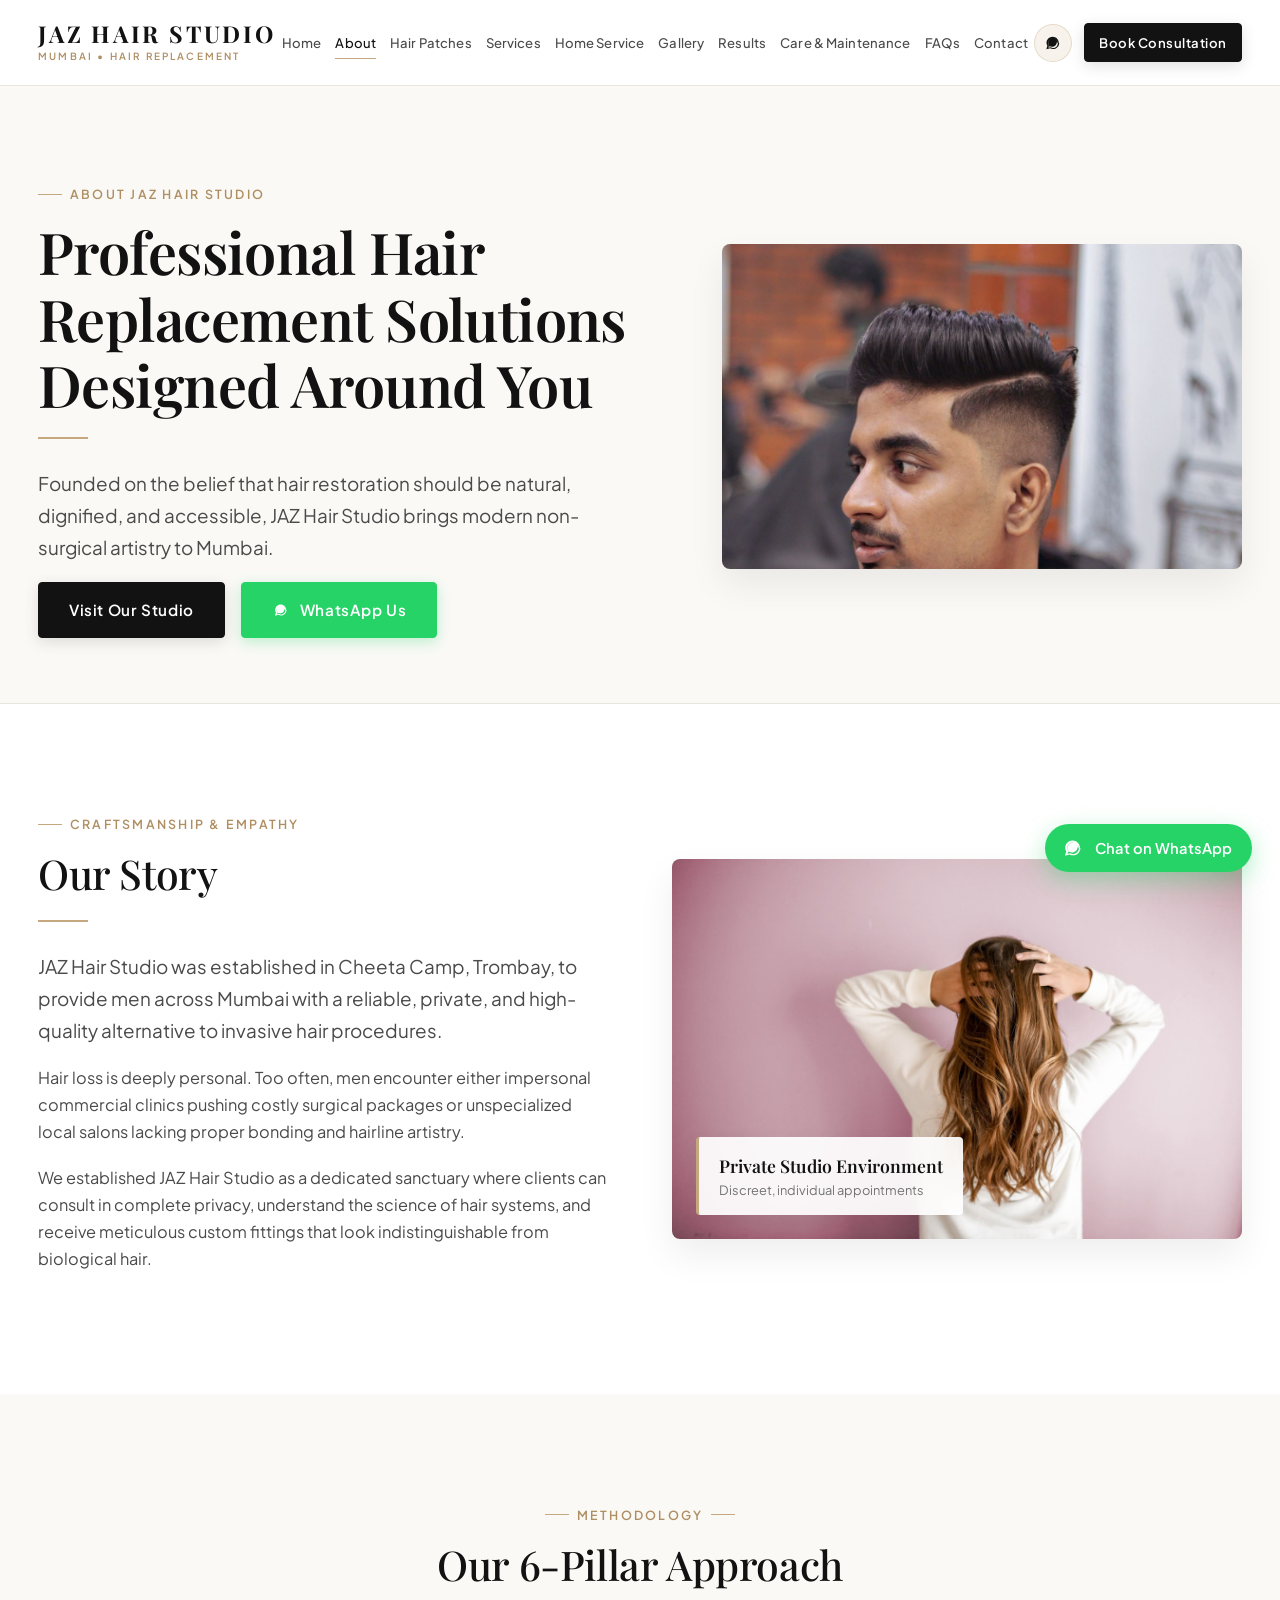
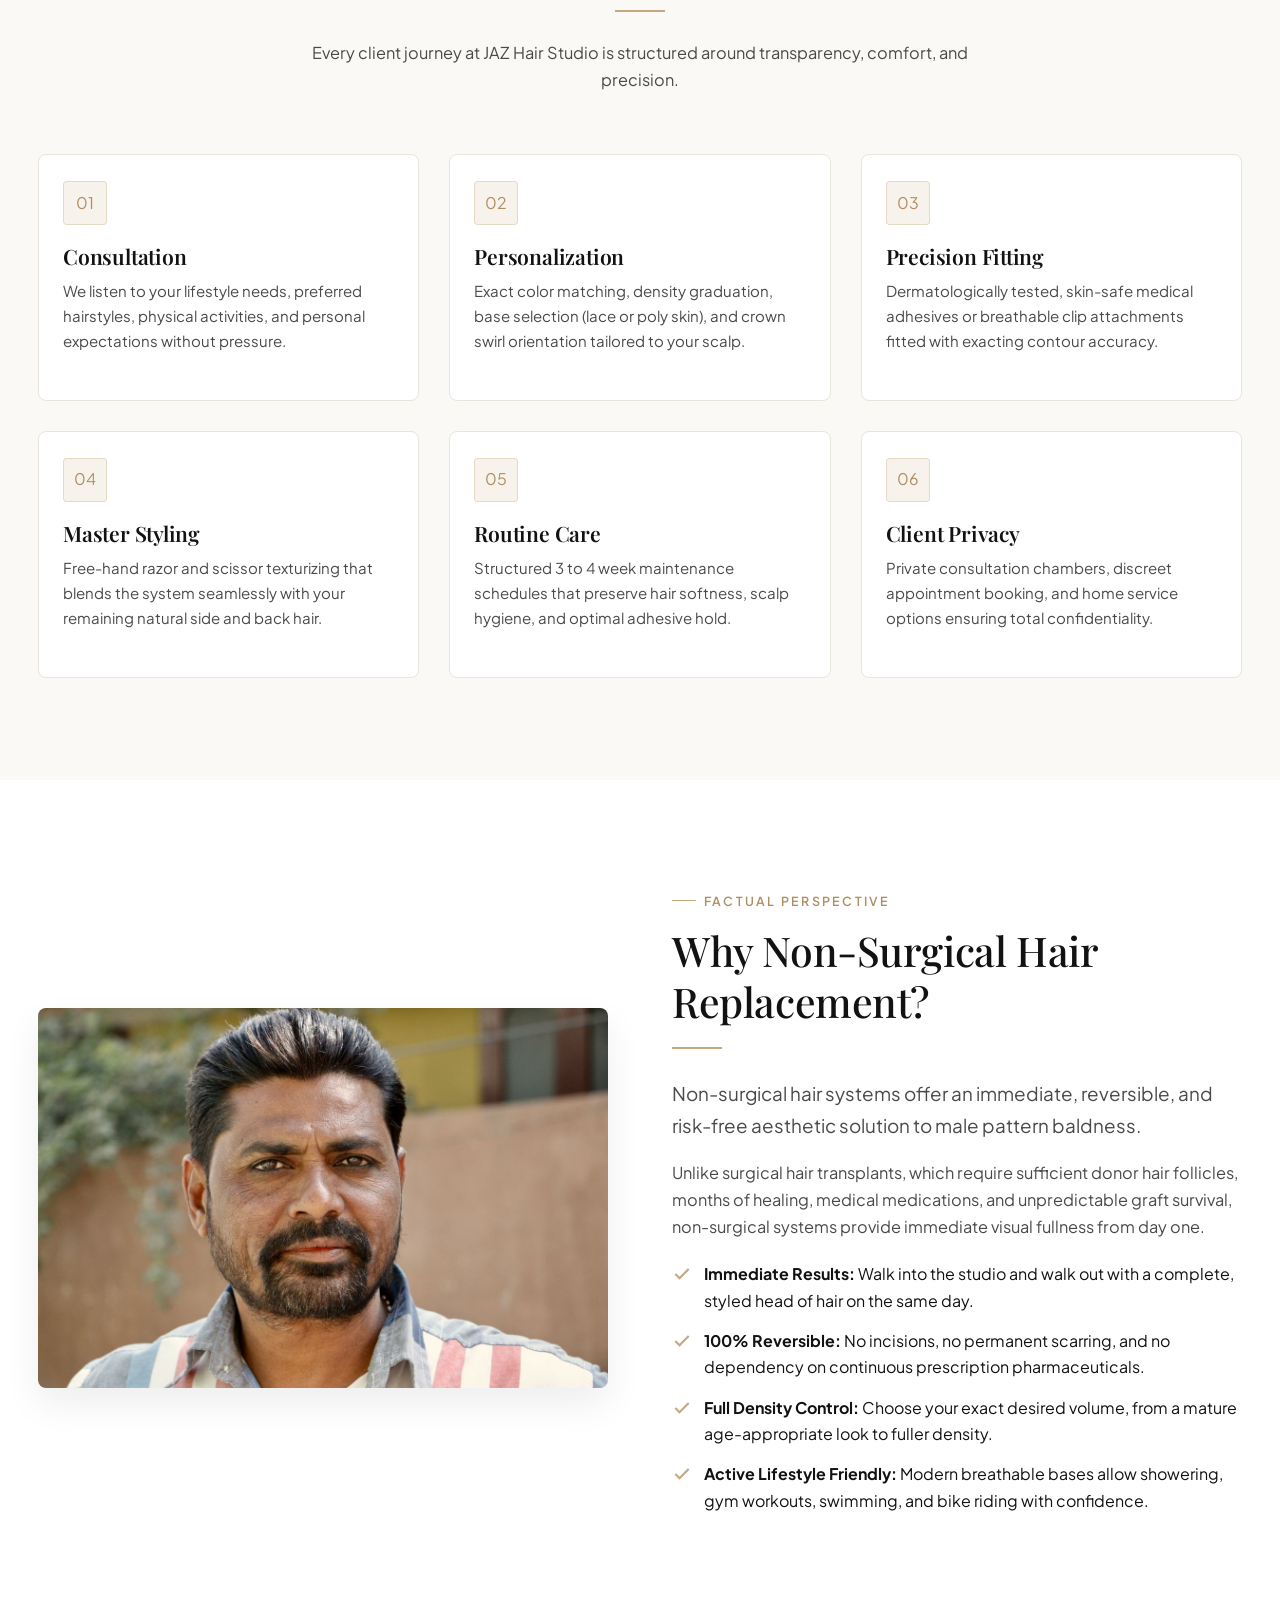
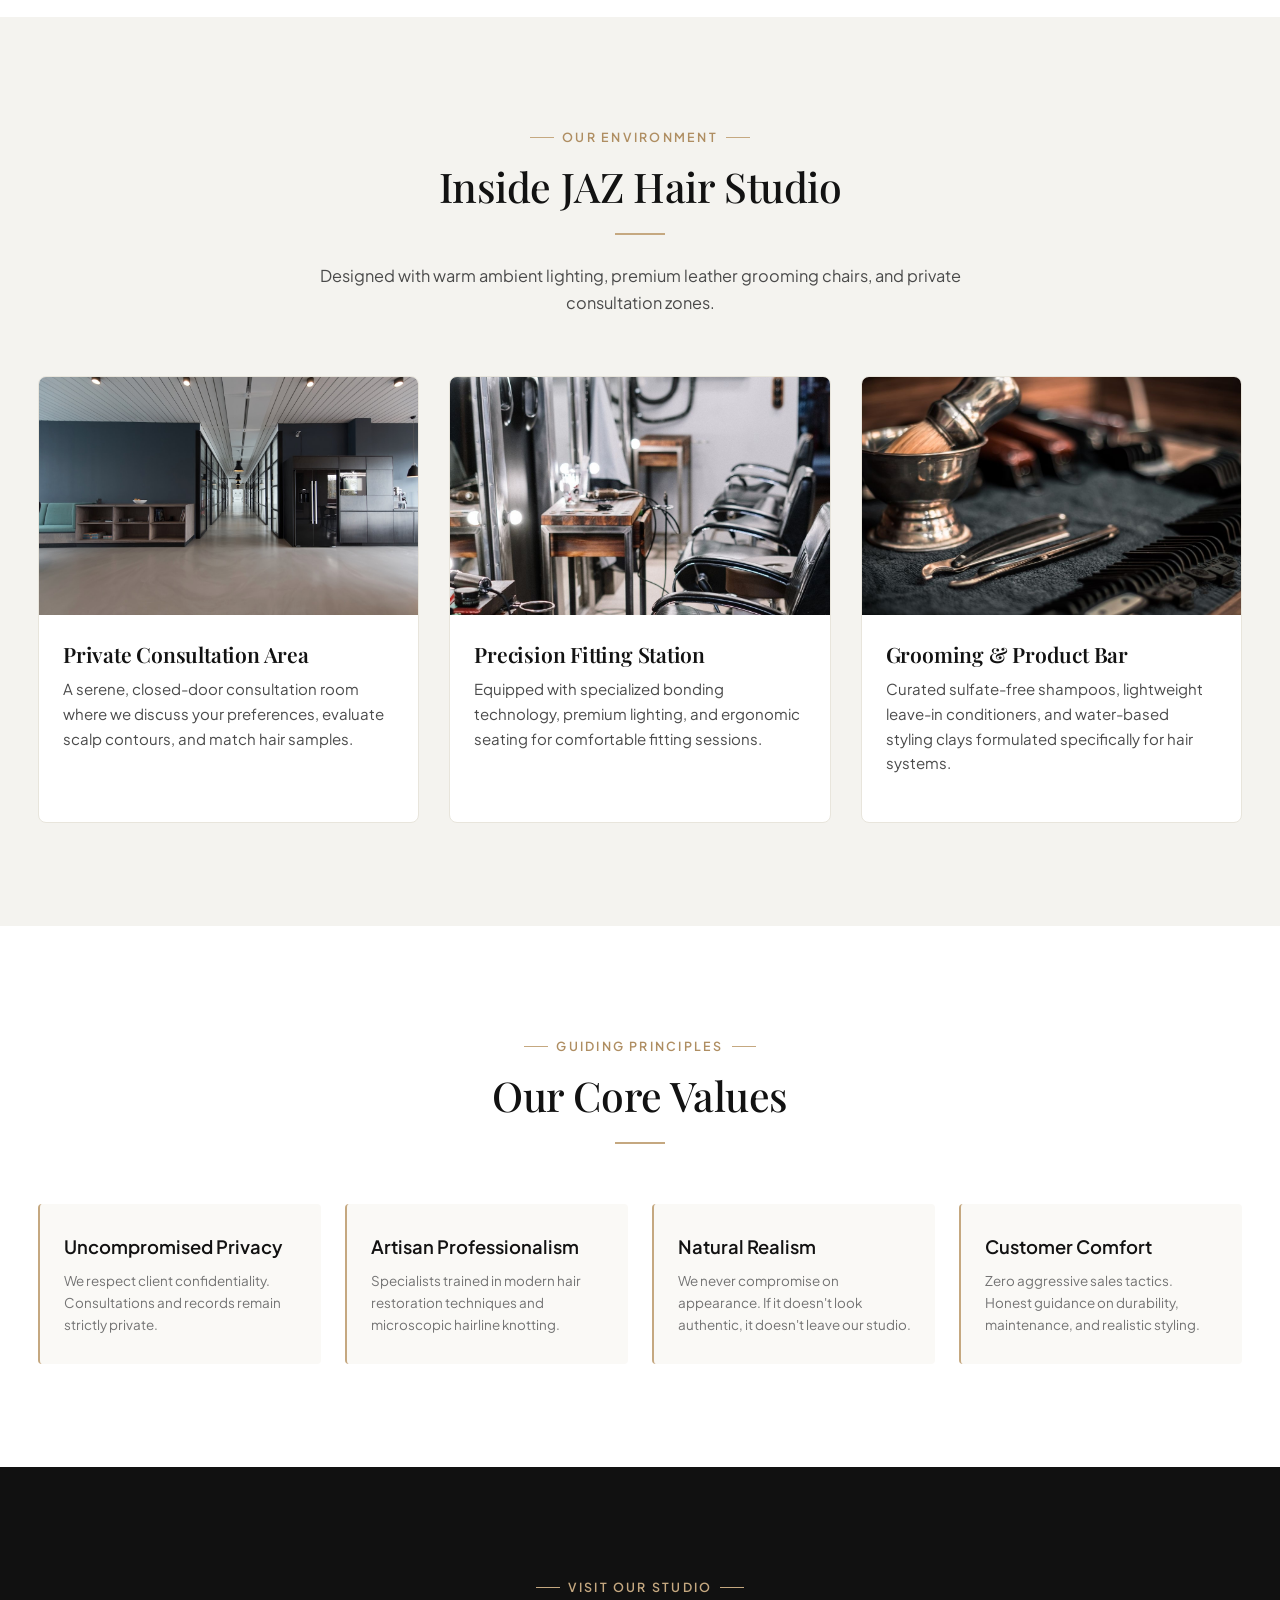
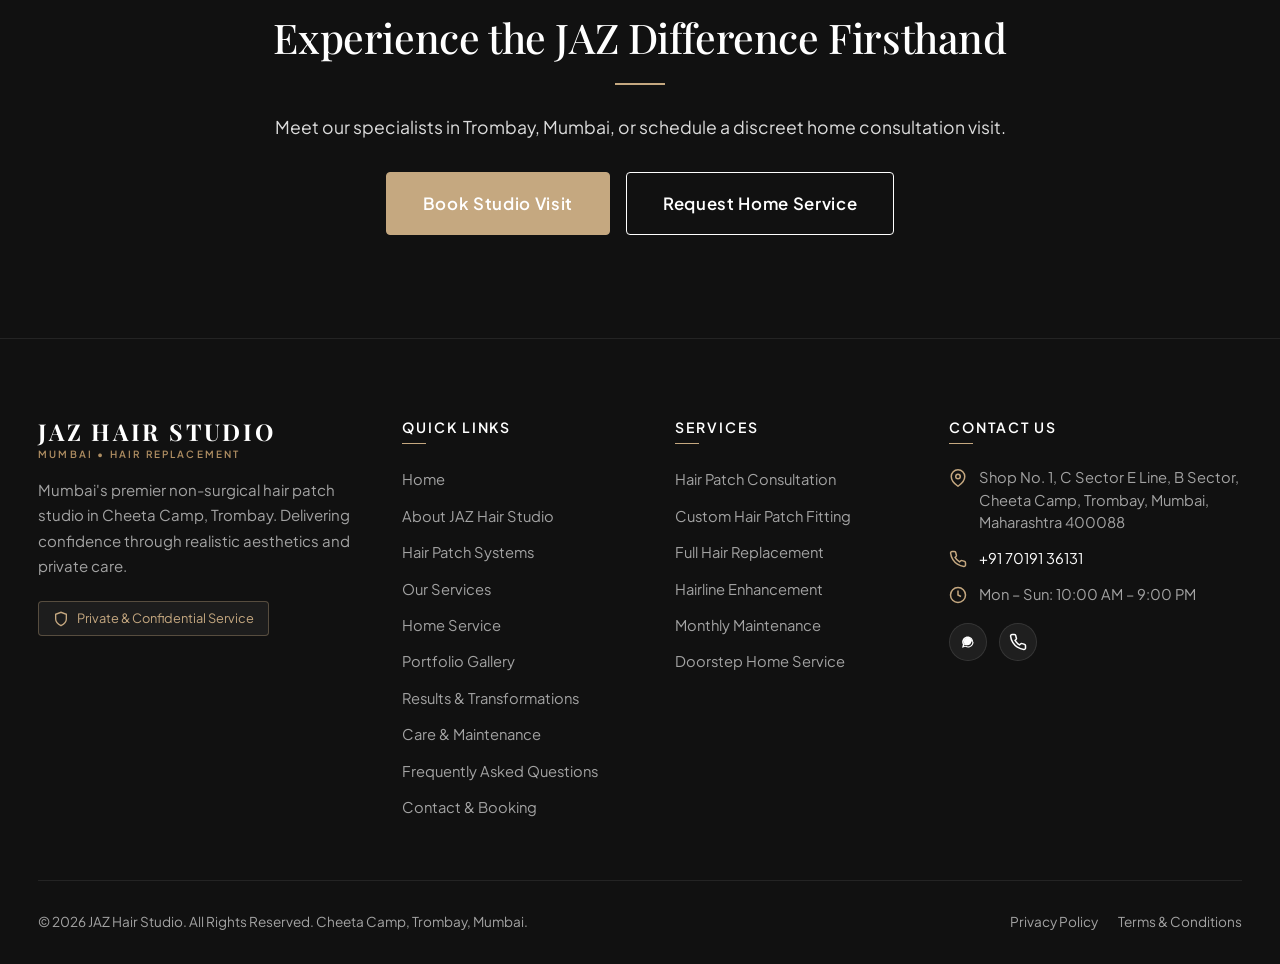
<file: about.html>
<!DOCTYPE html>
<html lang="en">
<head>
  <meta charset="UTF-8">
  <meta name="viewport" content="width=device-width, initial-scale=1.0">
  <title>About Us | JAZ Hair Studio Mumbai — Non-Surgical Hair Restoration</title>
  <meta name="description" content="Learn about JAZ Hair Studio in Trombay, Mumbai. Discover our customer-first philosophy, privacy-focused approach, and bespoke non-surgical hair replacement craftsmanship.">
  <link rel="canonical" href="https://jazhairstudio.com/about.html">

  <meta property="og:type" content="article">
  <meta property="og:title" content="About JAZ Hair Studio | Luxury Hair Replacement Mumbai">
  <meta property="og:description" content="Professional hair replacement solutions designed around you. High privacy, natural-looking aesthetics, and personalized craftsmanship.">
  <meta property="og:image" content="assets/images/about-story.jpg">

  <link rel="stylesheet" href="css/style.css">
  <link rel="stylesheet" href="css/components.css">
  <link rel="stylesheet" href="css/responsive.css">

  <script type="application/ld+json">
  {
    "@context": "https://schema.org",
    "@type": "AboutPage",
    "name": "About JAZ Hair Studio",
    "description": "Information on JAZ Hair Studio non-surgical hair replacement services in Mumbai.",
    "publisher": {
      "@type": "HairSalon",
      "name": "JAZ Hair Studio",
      "telephone": "+917019136131",
      "address": {
        "@type": "PostalAddress",
        "streetAddress": "Shop No. 1, C Sector E Line, B Sector, Cheeta Camp, Trombay",
        "addressLocality": "Mumbai",
        "postalCode": "400088",
        "addressCountry": "IN"
      }
    }
  }
  </script>
</head>
<body>
  <a href="#main-content" class="skip-link">Skip to main content</a>

  <!-- Header -->
  <header class="site-header" id="site-header">
    <div class="header-container">
      <a href="index.html" class="brand-logo" aria-label="JAZ Hair Studio Homepage">
        <span class="brand-logo-text">JAZ HAIR STUDIO</span>
        <span class="brand-logo-sub">Mumbai • Hair Replacement</span>
      </a>

      <nav class="nav-desktop" aria-label="Main Navigation">
        <a href="index.html" class="nav-link">Home</a>
        <a href="about.html" class="nav-link">About</a>
        <a href="hair-patch.html" class="nav-link">Hair Patches</a>
        <a href="services.html" class="nav-link">Services</a>
        <a href="home-service.html" class="nav-link">Home Service</a>
        <a href="gallery.html" class="nav-link">Gallery</a>
        <a href="results.html" class="nav-link">Results</a>
        <a href="maintenance.html" class="nav-link">Care & Maintenance</a>
        <a href="faq.html" class="nav-link">FAQs</a>
        <a href="contact.html" class="nav-link">Contact</a>
      </nav>

      <div class="header-actions">
        <a href="https://wa.me/917019136131?text=Hello%20JAZ%20Hair%20Studio%2C%20I%20would%20like%20to%20know%20more%20about%20your%20studio." target="_blank" rel="noopener" class="header-whatsapp-icon" aria-label="WhatsApp JAZ Hair Studio">
          <svg width="20" height="20" viewBox="0 0 24 24" fill="currentColor"><path d="M12.031 6.172c-3.181 0-5.767 2.586-5.768 5.766-.001 1.298.38 2.27 1.019 3.287l-.711 2.598 2.664-.698c.969.54 1.761.817 2.796.817 3.18 0 5.767-2.587 5.768-5.766.001-3.182-2.585-5.768-5.768-5.768zm7.391 5.767c-.002 4.075-3.316 7.39-7.391 7.39-1.258 0-2.443-.321-3.484-.889l-4.547 1.192 1.216-4.439c-.663-1.111-1.025-2.39-1.027-3.254.002-4.075 3.316-7.39 7.391-7.39 4.075 0 7.39 3.315 7.392 7.39zm-1.854 0c0-3.053-2.484-5.536-5.538-5.536-3.052 0-5.536 2.483-5.538 5.536 0 .972.261 1.884.721 2.684l-.454 1.657 1.699-.446c.767.424 1.637.665 2.572.665 3.053 0 5.538-2.483 5.538-5.536zm-4.708 2.871c-.139-.07-.822-.406-.95-.452-.128-.046-.221-.07-.314.07-.093.139-.36.452-.441.545-.081.093-.162.105-.301.035-.139-.07-.588-.217-1.12-.691-.414-.37-.694-.827-.775-.966-.081-.139-.009-.214.061-.283.063-.062.139-.162.209-.243.07-.081.093-.139.139-.232.046-.093.023-.174-.012-.243-.035-.07-.314-.755-.43-1.033-.113-.271-.228-.234-.314-.238l-.268-.005c-.093 0-.244.035-.371.174-.128.139-.487.476-.487 1.16 0 .684.499 1.345.568 1.438.07.093.981 1.498 2.376 2.101.332.143.591.229.793.293.334.106.638.091.879.055.268-.04.822-.336.938-.661.116-.325.116-.603.081-.661-.035-.058-.128-.093-.267-.163z"/></svg>
        </a>
        <a href="contact.html" class="btn btn-primary btn-sm">Book Consultation</a>
        <button class="mobile-nav-toggle" id="mobileNavToggle" aria-label="Toggle Navigation Menu">
          <span></span><span></span><span></span>
        </button>
      </div>
    </div>
  </header>

  <!-- Mobile Drawer -->
  <div class="mobile-drawer-overlay" id="mobileDrawerOverlay"></div>
  <aside class="mobile-drawer" id="mobileDrawer" aria-label="Mobile Navigation">
    <div>
      <div class="brand-logo" style="margin-bottom: 24px;">
        <span class="brand-logo-text">JAZ HAIR STUDIO</span>
        <span class="brand-logo-sub">Mumbai • Hair Replacement</span>
      </div>
      <nav class="mobile-nav-links">
        <a href="index.html">Home</a>
        <a href="about.html">About Us</a>
        <a href="hair-patch.html">Hair Patches</a>
        <a href="services.html">Services</a>
        <a href="home-service.html">Home Service</a>
        <a href="gallery.html">Gallery</a>
        <a href="results.html">Results & Transformations</a>
        <a href="maintenance.html">Care & Maintenance</a>
        <a href="faq.html">FAQs</a>
        <a href="contact.html">Contact Us</a>
      </nav>
    </div>
    <div class="mobile-drawer-footer">
      <a href="tel:+917019136131" class="btn btn-secondary btn-sm">Call: +91 70191 36131</a>
      <a href="https://wa.me/917019136131" target="_blank" rel="noopener" class="btn btn-whatsapp btn-sm">WhatsApp Consultation</a>
    </div>
  </aside>

  <main id="main-content">
    <!-- Hero -->
    <section class="page-hero">
      <div class="container">
        <div class="page-hero-grid">
          <div class="page-hero-content">
            <span class="eyebrow">ABOUT JAZ HAIR STUDIO</span>
            <h1>Professional Hair Replacement Solutions Designed Around You</h1>
            <div class="divider-gold"></div>
            <p class="lead">
              Founded on the belief that hair restoration should be natural, dignified, and accessible, JAZ Hair Studio brings modern non-surgical artistry to Mumbai.
            </p>
            <div class="btn-group">
              <a href="contact.html" class="btn btn-primary">
                <span class="hide-mobile">Visit Our Studio</span>
                <span class="show-mobile">Studio Visit</span>
              </a>
              <a href="https://wa.me/917019136131" target="_blank" rel="noopener" class="btn btn-whatsapp">
                <svg width="18" height="18" viewBox="0 0 24 24" fill="currentColor"><path d="M12.031 6.172c-3.181 0-5.767 2.586-5.768 5.766-.001 1.298.38 2.27 1.019 3.287l-.711 2.598 2.664-.698c.969.54 1.761.817 2.796.817 3.18 0 5.767-2.587 5.768-5.766.001-3.182-2.585-5.768-5.768-5.768zm7.391 5.767c-.002 4.075-3.316 7.39-7.391 7.39-1.258 0-2.443-.321-3.484-.889l-4.547 1.192 1.216-4.439c-.663-1.111-1.025-2.39-1.027-3.254.002-4.075 3.316-7.39 7.391-7.39 4.075 0 7.39 3.315 7.392 7.39zm-1.854 0c0-3.053-2.484-5.536-5.538-5.536-3.052 0-5.536 2.483-5.538 5.536 0 .972.261 1.884.721 2.684l-.454 1.657 1.699-.446c.767.424 1.637.665 2.572.665 3.053 0 5.538-2.483 5.538-5.536zm-4.708 2.871c-.139-.07-.822-.406-.95-.452-.128-.046-.221-.07-.314.07-.093.139-.36.452-.441.545-.081.093-.162.105-.301.035-.139-.07-.588-.217-1.12-.691-.414-.37-.694-.827-.775-.966-.081-.139-.009-.214.061-.283.063-.062.139-.162.209-.243.07-.081.093-.139.139-.232.046-.093.023-.174-.012-.243-.035-.07-.314-.755-.43-1.033-.113-.271-.228-.234-.314-.238l-.268-.005c-.093 0-.244.035-.371.174-.128.139-.487.476-.487 1.16 0 .684.499 1.345.568 1.438.07.093.981 1.498 2.376 2.101.332.143.591.229.793.293.334.106.638.091.879.055.268-.04.822-.336.938-.661.116-.325.116-.603.081-.661-.035-.058-.128-.093-.267-.163z"/></svg>
                <span>WhatsApp Us</span>
              </a>
            </div>
          </div>
          <div class="page-hero-media">
            <img src="assets/images/about-story.jpg" alt="Hair technician at JAZ Hair Studio preparing custom hair piece">
          </div>
        </div>
      </div>
    </section>

    <!-- Our Story -->
    <section class="section">
      <div class="container">
        <div class="split-section">
          <div>
            <span class="eyebrow">CRAFTSMANSHIP & EMPATHY</span>
            <h2>Our Story</h2>
            <div class="divider-gold"></div>
            <p class="lead">
              JAZ Hair Studio was established in Cheeta Camp, Trombay, to provide men across Mumbai with a reliable, private, and high-quality alternative to invasive hair procedures.
            </p>
            <p>
              Hair loss is deeply personal. Too often, men encounter either impersonal commercial clinics pushing costly surgical packages or unspecialized local salons lacking proper bonding and hairline artistry.
            </p>
            <p>
              We established JAZ Hair Studio as a dedicated sanctuary where clients can consult in complete privacy, understand the science of hair systems, and receive meticulous custom fittings that look indistinguishable from biological hair.
            </p>
          </div>
          <div class="split-media">
            <img src="assets/images/studio-interior.jpg" alt="Interior ambiance of JAZ Hair Studio in Trombay" loading="lazy">
            <div class="split-badge">
              <div class="split-badge-title">Private Studio Environment</div>
              <div class="split-badge-sub">Discreet, individual appointments</div>
            </div>
          </div>
        </div>
      </div>
    </section>

    <!-- Our Approach -->
    <section class="section section-bg-secondary">
      <div class="container">
        <div class="section-header text-center">
          <span class="eyebrow eyebrow-center">METHODOLOGY</span>
          <h2>Our 6-Pillar Approach</h2>
          <div class="divider-gold mx-auto"></div>
          <p>
            Every client journey at JAZ Hair Studio is structured around transparency, comfort, and precision.
          </p>
        </div>

        <div class="card-grid-3">
          <div class="card-luxury">
            <div class="card-body">
              <div class="card-icon-badge">01</div>
              <h3 class="card-title">Consultation</h3>
              <p class="card-text">We listen to your lifestyle needs, preferred hairstyles, physical activities, and personal expectations without pressure.</p>
            </div>
          </div>

          <div class="card-luxury">
            <div class="card-body">
              <div class="card-icon-badge">02</div>
              <h3 class="card-title">Personalization</h3>
              <p class="card-text">Exact color matching, density graduation, base selection (lace or poly skin), and crown swirl orientation tailored to your scalp.</p>
            </div>
          </div>

          <div class="card-luxury">
            <div class="card-body">
              <div class="card-icon-badge">03</div>
              <h3 class="card-title">Precision Fitting</h3>
              <p class="card-text">Dermatologically tested, skin-safe medical adhesives or breathable clip attachments fitted with exacting contour accuracy.</p>
            </div>
          </div>

          <div class="card-luxury">
            <div class="card-body">
              <div class="card-icon-badge">04</div>
              <h3 class="card-title">Master Styling</h3>
              <p class="card-text">Free-hand razor and scissor texturizing that blends the system seamlessly with your remaining natural side and back hair.</p>
            </div>
          </div>

          <div class="card-luxury">
            <div class="card-body">
              <div class="card-icon-badge">05</div>
              <h3 class="card-title">Routine Care</h3>
              <p class="card-text">Structured 3 to 4 week maintenance schedules that preserve hair softness, scalp hygiene, and optimal adhesive hold.</p>
            </div>
          </div>

          <div class="card-luxury">
            <div class="card-body">
              <div class="card-icon-badge">06</div>
              <h3 class="card-title">Client Privacy</h3>
              <p class="card-text">Private consultation chambers, discreet appointment booking, and home service options ensuring total confidentiality.</p>
            </div>
          </div>
        </div>
      </div>
    </section>

    <!-- Why Non-Surgical -->
    <section class="section">
      <div class="container">
        <div class="split-section">
          <div class="split-media">
            <img src="assets/images/solution-custom.jpg" alt="Natural hair matching and consultation" loading="lazy">
          </div>
          <div>
            <span class="eyebrow">FACTUAL PERSPECTIVE</span>
            <h2>Why Non-Surgical Hair Replacement?</h2>
            <div class="divider-gold"></div>
            <p class="lead">
              Non-surgical hair systems offer an immediate, reversible, and risk-free aesthetic solution to male pattern baldness.
            </p>
            <p>
              Unlike surgical hair transplants, which require sufficient donor hair follicles, months of healing, medical medications, and unpredictable graft survival, non-surgical systems provide immediate visual fullness from day one.
            </p>
            <div style="display: flex; flex-direction: column; gap: 14px; margin-top: 20px;">
              <div style="display: flex; gap: 12px; align-items: flex-start;">
                <svg width="20" height="20" viewBox="0 0 24 24" fill="none" stroke="var(--accent-gold)" stroke-width="2.5" style="flex-shrink:0; margin-top:3px;"><polyline points="20 6 9 17 4 12"/></svg>
                <div><strong>Immediate Results:</strong> Walk into the studio and walk out with a complete, styled head of hair on the same day.</div>
              </div>
              <div style="display: flex; gap: 12px; align-items: flex-start;">
                <svg width="20" height="20" viewBox="0 0 24 24" fill="none" stroke="var(--accent-gold)" stroke-width="2.5" style="flex-shrink:0; margin-top:3px;"><polyline points="20 6 9 17 4 12"/></svg>
                <div><strong>100% Reversible:</strong> No incisions, no permanent scarring, and no dependency on continuous prescription pharmaceuticals.</div>
              </div>
              <div style="display: flex; gap: 12px; align-items: flex-start;">
                <svg width="20" height="20" viewBox="0 0 24 24" fill="none" stroke="var(--accent-gold)" stroke-width="2.5" style="flex-shrink:0; margin-top:3px;"><polyline points="20 6 9 17 4 12"/></svg>
                <div><strong>Full Density Control:</strong> Choose your exact desired volume, from a mature age-appropriate look to fuller density.</div>
              </div>
              <div style="display: flex; gap: 12px; align-items: flex-start;">
                <svg width="20" height="20" viewBox="0 0 24 24" fill="none" stroke="var(--accent-gold)" stroke-width="2.5" style="flex-shrink:0; margin-top:3px;"><polyline points="20 6 9 17 4 12"/></svg>
                <div><strong>Active Lifestyle Friendly:</strong> Modern breathable bases allow showering, gym workouts, swimming, and bike riding with confidence.</div>
              </div>
            </div>
          </div>
        </div>
      </div>
    </section>

    <!-- Our Studio Spaces -->
    <section class="section section-bg-tertiary">
      <div class="container">
        <div class="section-header text-center">
          <span class="eyebrow eyebrow-center">OUR ENVIRONMENT</span>
          <h2>Inside JAZ Hair Studio</h2>
          <div class="divider-gold mx-auto"></div>
          <p>
            Designed with warm ambient lighting, premium leather grooming chairs, and private consultation zones.
          </p>
        </div>

        <div class="card-grid-3">
          <div class="card-luxury">
            <div class="card-image-wrap">
              <img src="assets/images/consultation-room.jpg" alt="Private consultation room" loading="lazy">
            </div>
            <div class="card-body">
              <h3 class="card-title">Private Consultation Area</h3>
              <p class="card-text">A serene, closed-door consultation room where we discuss your preferences, evaluate scalp contours, and match hair samples.</p>
            </div>
          </div>

          <div class="card-luxury">
            <div class="card-image-wrap">
              <img src="assets/images/studio-chair.jpg" alt="Fitting and styling station" loading="lazy">
            </div>
            <div class="card-body">
              <h3 class="card-title">Precision Fitting Station</h3>
              <p class="card-text">Equipped with specialized bonding technology, premium lighting, and ergonomic seating for comfortable fitting sessions.</p>
            </div>
          </div>

          <div class="card-luxury">
            <div class="card-image-wrap">
              <img src="assets/images/care-products.jpg" alt="Premium hair maintenance products" loading="lazy">
            </div>
            <div class="card-body">
              <h3 class="card-title">Grooming & Product Bar</h3>
              <p class="card-text">Curated sulfate-free shampoos, lightweight leave-in conditioners, and water-based styling clays formulated specifically for hair systems.</p>
            </div>
          </div>
        </div>
      </div>
    </section>

    <!-- Our Values -->
    <section class="section">
      <div class="container">
        <div class="section-header text-center">
          <span class="eyebrow eyebrow-center">GUIDING PRINCIPLES</span>
          <h2>Our Core Values</h2>
          <div class="divider-gold mx-auto"></div>
        </div>

        <div class="card-grid-4">
          <div class="stat-item" style="padding: 28px 24px;">
            <div class="stat-title" style="font-size: 1.15rem; margin-bottom: 8px;">Uncompromised Privacy</div>
            <div class="stat-desc">We respect client confidentiality. Consultations and records remain strictly private.</div>
          </div>

          <div class="stat-item" style="padding: 28px 24px;">
            <div class="stat-title" style="font-size: 1.15rem; margin-bottom: 8px;">Artisan Professionalism</div>
            <div class="stat-desc">Specialists trained in modern hair restoration techniques and microscopic hairline knotting.</div>
          </div>

          <div class="stat-item" style="padding: 28px 24px;">
            <div class="stat-title" style="font-size: 1.15rem; margin-bottom: 8px;">Natural Realism</div>
            <div class="stat-desc">We never compromise on appearance. If it doesn't look authentic, it doesn't leave our studio.</div>
          </div>

          <div class="stat-item" style="padding: 28px 24px;">
            <div class="stat-title" style="font-size: 1.15rem; margin-bottom: 8px;">Customer Comfort</div>
            <div class="stat-desc">Zero aggressive sales tactics. Honest guidance on durability, maintenance, and realistic styling.</div>
          </div>
        </div>
      </div>
    </section>

    <!-- CTA -->
    <section class="section section-bg-dark text-center">
      <div class="container container-narrow">
        <span class="eyebrow eyebrow-center" style="color: var(--accent-gold);">VISIT OUR STUDIO</span>
        <h2 style="color: #FFFFFF;">Experience the JAZ Difference Firsthand</h2>
        <div class="divider-gold mx-auto"></div>
        <p style="color: rgba(255,255,255,0.85); font-size: 1.1rem; margin-bottom: 30px;">
          Meet our specialists in Trombay, Mumbai, or schedule a discreet home consultation visit.
        </p>
        <div class="btn-group" style="justify-content: center;">
          <a href="contact.html" class="btn btn-gold btn-lg">Book Studio Visit</a>
          <a href="home-service.html" class="btn btn-secondary btn-lg" style="color: #fff; border-color: #fff;">Request Home Service</a>
        </div>
      </div>
    </section>
  </main>

  <!-- Footer -->
  <footer class="site-footer">
    <div class="container">
      <div class="footer-grid">
        <div class="footer-col-brand">
          <div class="brand-logo">
            <span class="brand-logo-text">JAZ HAIR STUDIO</span>
            <span class="brand-logo-sub">Mumbai • Hair Replacement</span>
          </div>
          <p>Mumbai's premier non-surgical hair patch studio in Cheeta Camp, Trombay. Delivering confidence through realistic aesthetics and private care.</p>
          <div class="footer-trust-badge">
            <svg width="16" height="16" viewBox="0 0 24 24" fill="none" stroke="currentColor" stroke-width="2"><path d="M12 22s8-4 8-10V5l-8-3-8 3v7c0 6 8 10 8 10z"/></svg>
            Private & Confidential Service
          </div>
        </div>
        <div>
          <h4 class="footer-heading">Quick Links</h4>
          <ul class="footer-links">
            <li><a href="index.html">Home</a></li>
            <li><a href="about.html">About JAZ Hair Studio</a></li>
            <li><a href="hair-patch.html">Hair Patch Systems</a></li>
            <li><a href="services.html">Our Services</a></li>
            <li><a href="home-service.html">Home Service</a></li>
            <li><a href="gallery.html">Portfolio Gallery</a></li>
            <li><a href="results.html">Results & Transformations</a></li>
            <li><a href="maintenance.html">Care & Maintenance</a></li>
            <li><a href="faq.html">Frequently Asked Questions</a></li>
            <li><a href="contact.html">Contact & Booking</a></li>
          </ul>
        </div>
        <div>
          <h4 class="footer-heading">Services</h4>
          <ul class="footer-links">
            <li><a href="services.html">Hair Patch Consultation</a></li>
            <li><a href="services.html">Custom Hair Patch Fitting</a></li>
            <li><a href="services.html">Full Hair Replacement</a></li>
            <li><a href="services.html">Hairline Enhancement</a></li>
            <li><a href="maintenance.html">Monthly Maintenance</a></li>
            <li><a href="home-service.html">Doorstep Home Service</a></li>
          </ul>
        </div>
        <div>
          <h4 class="footer-heading">Contact Us</h4>
          <div class="footer-contact-info">
            <div class="footer-contact-item">
              <svg width="18" height="18" viewBox="0 0 24 24" fill="none" stroke="currentColor" stroke-width="2"><path d="M21 10c0 7-9 13-9 13s-9-6-9-13a9 9 0 0 1 18 0z"/><circle cx="12" cy="10" r="3"/></svg>
              <span>Shop No. 1, C Sector E Line, B Sector, Cheeta Camp, Trombay, Mumbai, Maharashtra 400088</span>
            </div>
            <div class="footer-contact-item">
              <svg width="18" height="18" viewBox="0 0 24 24" fill="none" stroke="currentColor" stroke-width="2"><path d="M22 16.92v3a2 2 0 0 1-2.18 2 19.79 19.79 0 0 1-8.63-3.07 19.5 19.5 0 0 1-6-6 19.79 19.79 0 0 1-3.07-8.67A2 2 0 0 1 4.11 2h3a2 2 0 0 1 2 1.72 12.84 12.84 0 0 0 .7 2.81 2 2 0 0 1-.45 2.11L8.09 9.91a16 16 0 0 0 6 6l1.27-1.27a2 2 0 0 1 2.11-.45 12.84 12.84 0 0 0 2.81.7A2 2 0 0 1 22 16.92z"/></svg>
              <a href="tel:+917019136131" style="color: #fff;">+91 70191 36131</a>
            </div>
            <div class="footer-contact-item">
              <svg width="18" height="18" viewBox="0 0 24 24" fill="none" stroke="currentColor" stroke-width="2"><circle cx="12" cy="12" r="10"/><polyline points="12 6 12 12 16 14"/></svg>
              <span>Mon – Sun: 10:00 AM – 9:00 PM</span>
            </div>
          </div>
          <div class="footer-social-links">
            <a href="https://wa.me/917019136131" target="_blank" rel="noopener" class="footer-social-btn" aria-label="WhatsApp"><svg width="18" height="18" viewBox="0 0 24 24" fill="currentColor"><path d="M12.031 6.172c-3.181 0-5.767 2.586-5.768 5.766-.001 1.298.38 2.27 1.019 3.287l-.711 2.598 2.664-.698c.969.54 1.761.817 2.796.817 3.18 0 5.767-2.587 5.768-5.766.001-3.182-2.585-5.768-5.768-5.768zm7.391 5.767c-.002 4.075-3.316 7.39-7.391 7.39-1.258 0-2.443-.321-3.484-.889l-4.547 1.192 1.216-4.439c-.663-1.111-1.025-2.39-1.027-3.254.002-4.075 3.316-7.39 7.391-7.39 4.075 0 7.39 3.315 7.392 7.39zm-1.854 0c0-3.053-2.484-5.536-5.538-5.536-3.052 0-5.536 2.483-5.538 5.536 0 .972.261 1.884.721 2.684l-.454 1.657 1.699-.446c.767.424 1.637.665 2.572.665 3.053 0 5.538-2.483 5.538-5.536zm-4.708 2.871c-.139-.07-.822-.406-.95-.452-.128-.046-.221-.07-.314.07-.093.139-.36.452-.441.545-.081.093-.162.105-.301.035-.139-.07-.588-.217-1.12-.691-.414-.37-.694-.827-.775-.966-.081-.139-.009-.214.061-.283.063-.062.139-.162.209-.243.07-.081.093-.139.139-.232.046-.093.023-.174-.012-.243-.035-.07-.314-.755-.43-1.033-.113-.271-.228-.234-.314-.238l-.268-.005c-.093 0-.244.035-.371.174-.128.139-.487.476-.487 1.16 0 .684.499 1.345.568 1.438.07.093.981 1.498 2.376 2.101.332.143.591.229.793.293.334.106.638.091.879.055.268-.04.822-.336.938-.661.116-.325.116-.603.081-.661-.035-.058-.128-.093-.267-.163z"/></svg></a>
            <a href="tel:+917019136131" class="footer-social-btn" aria-label="Call JAZ Hair Studio"><svg width="18" height="18" viewBox="0 0 24 24" fill="none" stroke="currentColor" stroke-width="2"><path d="M22 16.92v3a2 2 0 0 1-2.18 2 19.79 19.79 0 0 1-8.63-3.07 19.5 19.5 0 0 1-6-6 19.79 19.79 0 0 1-3.07-8.67A2 2 0 0 1 4.11 2h3a2 2 0 0 1 2 1.72 12.84 12.84 0 0 0 .7 2.81 2 2 0 0 1-.45 2.11L8.09 9.91a16 16 0 0 0 6 6l1.27-1.27a2 2 0 0 1 2.11-.45 12.84 12.84 0 0 0 2.81.7A2 2 0 0 1 22 16.92z"/></svg></a>
          </div>
        </div>
      </div>
      <div class="footer-bottom">
        <div>© 2026 JAZ Hair Studio. All Rights Reserved. Cheeta Camp, Trombay, Mumbai.</div>
        <div class="footer-bottom-links">
          <a href="privacy.html">Privacy Policy</a>
          <a href="terms.html">Terms & Conditions</a>
        </div>
      </div>
    </div>
  </footer>

  <!-- Floating WhatsApp & Mobile Sticky Bar -->
  <a href="https://wa.me/917019136131?text=Hello%20JAZ%20Hair%20Studio%2C%20I%20would%20like%20to%20enquire%20about%20your%20services." target="_blank" rel="noopener" class="floating-whatsapp" aria-label="Chat on WhatsApp">
    <svg viewBox="0 0 24 24" fill="currentColor"><path d="M12.031 6.172c-3.181 0-5.767 2.586-5.768 5.766-.001 1.298.38 2.27 1.019 3.287l-.711 2.598 2.664-.698c.969.54 1.761.817 2.796.817 3.18 0 5.767-2.587 5.768-5.766.001-3.182-2.585-5.768-5.768-5.768zm7.391 5.767c-.002 4.075-3.316 7.39-7.391 7.39-1.258 0-2.443-.321-3.484-.889l-4.547 1.192 1.216-4.439c-.663-1.111-1.025-2.39-1.027-3.254.002-4.075 3.316-7.39 7.391-7.39 4.075 0 7.39 3.315 7.392 7.39zm-1.854 0c0-3.053-2.484-5.536-5.538-5.536-3.052 0-5.536 2.483-5.538 5.536 0 .972.261 1.884.721 2.684l-.454 1.657 1.699-.446c.767.424 1.637.665 2.572.665 3.053 0 5.538-2.483 5.538-5.536zm-4.708 2.871c-.139-.07-.822-.406-.95-.452-.128-.046-.221-.07-.314.07-.093.139-.36.452-.441.545-.081.093-.162.105-.301.035-.139-.07-.588-.217-1.12-.691-.414-.37-.694-.827-.775-.966-.081-.139-.009-.214.061-.283.063-.062.139-.162.209-.243.07-.081.093-.139.139-.232.046-.093.023-.174-.012-.243-.035-.07-.314-.755-.43-1.033-.113-.271-.228-.234-.314-.238l-.268-.005c-.093 0-.244.035-.371.174-.128.139-.487.476-.487 1.16 0 .684.499 1.345.568 1.438.07.093.981 1.498 2.376 2.101.332.143.591.229.793.293.334.106.638.091.879.055.268-.04.822-.336.938-.661.116-.325.116-.603.081-.661-.035-.058-.128-.093-.267-.163z"/></svg>
    <span>Chat on WhatsApp</span>
  </a>
  <div class="mobile-sticky-bar">
    <div class="mobile-sticky-grid">
      <a href="tel:+917019136131" class="btn btn-secondary btn-sm" style="width: 100%;">Call Now</a>
      <a href="https://wa.me/917019136131" target="_blank" rel="noopener" class="btn btn-whatsapp btn-sm" style="width: 100%;">WhatsApp</a>
    </div>
  </div>

  <script src="js/main.js"></script>
</body>
</html>
</file>
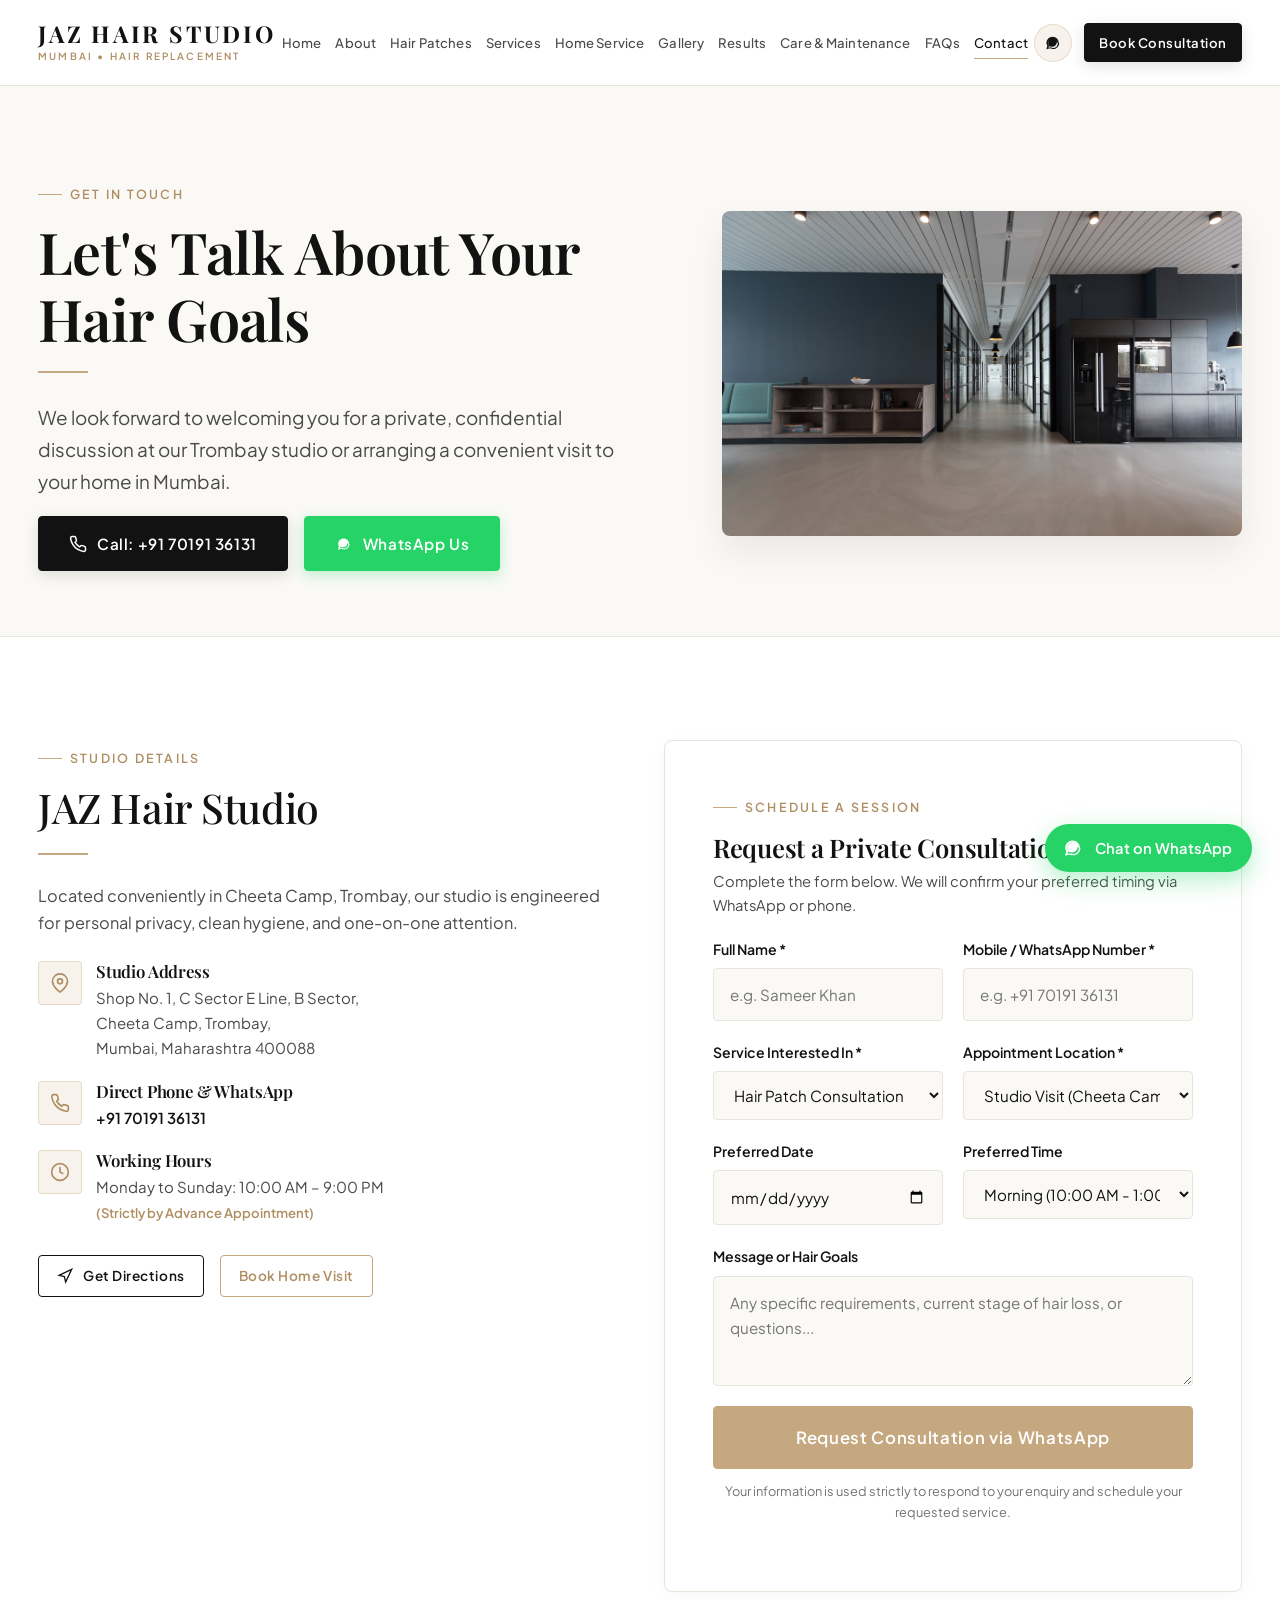
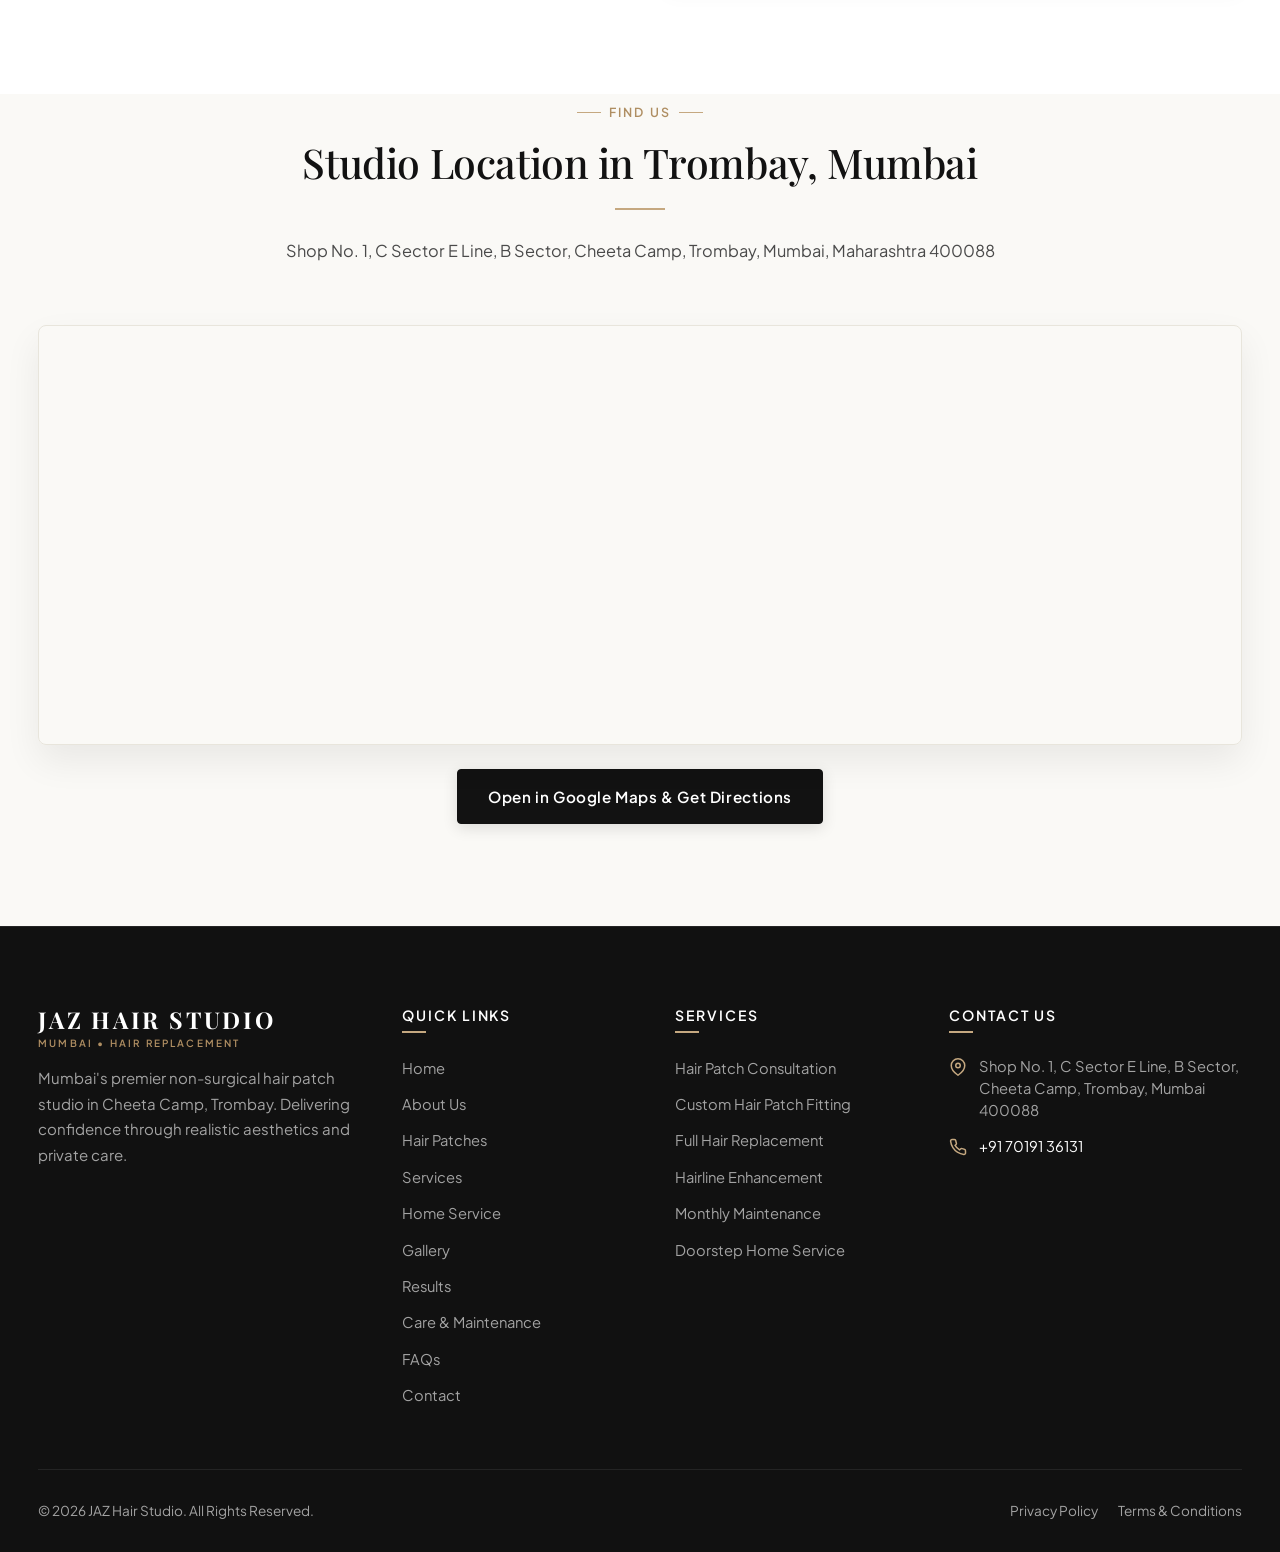
<file: contact.html>
<!DOCTYPE html>
<html lang="en">
<head>
  <meta charset="UTF-8">
  <meta name="viewport" content="width=device-width, initial-scale=1.0">
  <title>Contact & Private Consultation | JAZ Hair Studio Mumbai — Trombay</title>
  <meta name="description" content="Book a private hair patch consultation at JAZ Hair Studio in Cheeta Camp, Trombay, Mumbai, or schedule a home visit. Call or WhatsApp +91 70191 36131 today.">
  <link rel="canonical" href="https://jazhairstudio.com/contact.html">

  <meta property="og:type" content="article">
  <meta property="og:title" content="Contact JAZ Hair Studio | Trombay Mumbai">
  <meta property="og:description" content="Book your private consultation or request home service in Mumbai. Call or WhatsApp +91 70191 36131.">
  <meta property="og:image" content="assets/images/consultation-room.jpg">

  <link rel="stylesheet" href="css/style.css">
  <link rel="stylesheet" href="css/components.css">
  <link rel="stylesheet" href="css/responsive.css">

  <script type="application/ld+json">
  {
    "@context": "https://schema.org",
    "@type": "HairSalon",
    "name": "JAZ Hair Studio",
    "telephone": "+917019136131",
    "url": "https://jazhairstudio.com",
    "image": "assets/images/consultation-room.jpg",
    "address": {
      "@type": "PostalAddress",
      "streetAddress": "Shop No. 1, C Sector E Line, B Sector, Cheeta Camp, Trombay",
      "addressLocality": "Mumbai",
      "addressRegion": "Maharashtra",
      "postalCode": "400088",
      "addressCountry": "IN"
    },
    "geo": {
      "@type": "GeoCoordinates",
      "latitude": "19.0330",
      "longitude": "72.9348"
    },
    "openingHoursSpecification": {
      "@type": "OpeningHoursSpecification",
      "dayOfWeek": ["Monday", "Tuesday", "Wednesday", "Thursday", "Friday", "Saturday", "Sunday"],
      "opens": "10:00",
      "closes": "21:00"
    }
  }
  </script>
</head>
<body>
  <a href="#main-content" class="skip-link">Skip to main content</a>

  <!-- Header -->
  <header class="site-header" id="site-header">
    <div class="header-container">
      <a href="index.html" class="brand-logo" aria-label="JAZ Hair Studio Homepage">
        <span class="brand-logo-text">JAZ HAIR STUDIO</span>
        <span class="brand-logo-sub">Mumbai • Hair Replacement</span>
      </a>

      <nav class="nav-desktop" aria-label="Main Navigation">
        <a href="index.html" class="nav-link">Home</a>
        <a href="about.html" class="nav-link">About</a>
        <a href="hair-patch.html" class="nav-link">Hair Patches</a>
        <a href="services.html" class="nav-link">Services</a>
        <a href="home-service.html" class="nav-link">Home Service</a>
        <a href="gallery.html" class="nav-link">Gallery</a>
        <a href="results.html" class="nav-link">Results</a>
        <a href="maintenance.html" class="nav-link">Care & Maintenance</a>
        <a href="faq.html" class="nav-link">FAQs</a>
        <a href="contact.html" class="nav-link">Contact</a>
      </nav>

      <div class="header-actions">
        <a href="https://wa.me/917019136131?text=Hello%20JAZ%20Hair%20Studio%2C%20I%20would%20like%20to%20book%20a%20private%20consultation." target="_blank" rel="noopener" class="header-whatsapp-icon" aria-label="WhatsApp JAZ Hair Studio">
          <svg width="20" height="20" viewBox="0 0 24 24" fill="currentColor"><path d="M12.031 6.172c-3.181 0-5.767 2.586-5.768 5.766-.001 1.298.38 2.27 1.019 3.287l-.711 2.598 2.664-.698c.969.54 1.761.817 2.796.817 3.18 0 5.767-2.587 5.768-5.766.001-3.182-2.585-5.768-5.768-5.768zm7.391 5.767c-.002 4.075-3.316 7.39-7.391 7.39-1.258 0-2.443-.321-3.484-.889l-4.547 1.192 1.216-4.439c-.663-1.111-1.025-2.39-1.027-3.254.002-4.075 3.316-7.39 7.391-7.39 4.075 0 7.39 3.315 7.392 7.39zm-1.854 0c0-3.053-2.484-5.536-5.538-5.536-3.052 0-5.536 2.483-5.538 5.536 0 .972.261 1.884.721 2.684l-.454 1.657 1.699-.446c.767.424 1.637.665 2.572.665 3.053 0 5.538-2.483 5.538-5.536zm-4.708 2.871c-.139-.07-.822-.406-.95-.452-.128-.046-.221-.07-.314.07-.093.139-.36.452-.441.545-.081.093-.162.105-.301.035-.139-.07-.588-.217-1.12-.691-.414-.37-.694-.827-.775-.966-.081-.139-.009-.214.061-.283.063-.062.139-.162.209-.243.07-.081.093-.139.139-.232.046-.093.023-.174-.012-.243-.035-.07-.314-.755-.43-1.033-.113-.271-.228-.234-.314-.238l-.268-.005c-.093 0-.244.035-.371.174-.128.139-.487.476-.487 1.16 0 .684.499 1.345.568 1.438.07.093.981 1.498 2.376 2.101.332.143.591.229.793.293.334.106.638.091.879.055.268-.04.822-.336.938-.661.116-.325.116-.603.081-.661-.035-.058-.128-.093-.267-.163z"/></svg>
        </a>
        <a href="contact.html" class="btn btn-primary btn-sm">Book Consultation</a>
        <button class="mobile-nav-toggle" id="mobileNavToggle" aria-label="Toggle Navigation Menu">
          <span></span><span></span><span></span>
        </button>
      </div>
    </div>
  </header>

  <!-- Mobile Drawer -->
  <div class="mobile-drawer-overlay" id="mobileDrawerOverlay"></div>
  <aside class="mobile-drawer" id="mobileDrawer" aria-label="Mobile Navigation">
    <div>
      <div class="brand-logo" style="margin-bottom: 24px;">
        <span class="brand-logo-text">JAZ HAIR STUDIO</span>
        <span class="brand-logo-sub">Mumbai • Hair Replacement</span>
      </div>
      <nav class="mobile-nav-links">
        <a href="index.html">Home</a>
        <a href="about.html">About Us</a>
        <a href="hair-patch.html">Hair Patches</a>
        <a href="services.html">Services</a>
        <a href="home-service.html">Home Service</a>
        <a href="gallery.html">Gallery</a>
        <a href="results.html">Results & Transformations</a>
        <a href="maintenance.html">Care & Maintenance</a>
        <a href="faq.html">FAQs</a>
        <a href="contact.html">Contact Us</a>
      </nav>
    </div>
    <div class="mobile-drawer-footer">
      <a href="tel:+917019136131" class="btn btn-secondary btn-sm">Call: +91 70191 36131</a>
      <a href="https://wa.me/917019136131" target="_blank" rel="noopener" class="btn btn-whatsapp btn-sm">WhatsApp Consultation</a>
    </div>
  </aside>

  <main id="main-content">
    <!-- Hero -->
    <section class="page-hero">
      <div class="container">
        <div class="page-hero-grid">
          <div class="page-hero-content">
            <span class="eyebrow">GET IN TOUCH</span>
            <h1>Let's Talk About Your Hair Goals</h1>
            <div class="divider-gold"></div>
            <p class="lead">
              We look forward to welcoming you for a private, confidential discussion at our Trombay studio or arranging a convenient visit to your home in Mumbai.
            </p>
            <div class="btn-group">
              <a href="tel:+917019136131" class="btn btn-primary">
                <svg width="18" height="18" viewBox="0 0 24 24" fill="none" stroke="currentColor" stroke-width="2"><path d="M22 16.92v3a2 2 0 0 1-2.18 2 19.79 19.79 0 0 1-8.63-3.07 19.5 19.5 0 0 1-6-6 19.79 19.79 0 0 1-3.07-8.67A2 2 0 0 1 4.11 2h3a2 2 0 0 1 2 1.72 12.84 12.84 0 0 0 .7 2.81 2 2 0 0 1-.45 2.11L8.09 9.91a16 16 0 0 0 6 6l1.27-1.27a2 2 0 0 1 2.11-.45 12.84 12.84 0 0 0 2.81.7A2 2 0 0 1 22 16.92z"/></svg>
                <span class="hide-mobile">Call: +91 70191 36131</span>
                <span class="show-mobile">Call Now</span>
              </a>
              <a href="https://wa.me/917019136131?text=Hello%20JAZ%20Hair%20Studio%2C%20I%20would%20like%20to%20book%20a%20consultation." target="_blank" rel="noopener" class="btn btn-whatsapp">
                <svg width="18" height="18" viewBox="0 0 24 24" fill="currentColor"><path d="M12.031 6.172c-3.181 0-5.767 2.586-5.768 5.766-.001 1.298.38 2.27 1.019 3.287l-.711 2.598 2.664-.698c.969.54 1.761.817 2.796.817 3.18 0 5.767-2.587 5.768-5.768.001-3.182-2.585-5.768-5.768-5.768zm7.391 5.767c-.002 4.075-3.316 7.39-7.391 7.39-1.258 0-2.443-.321-3.484-.889l-4.547 1.192 1.216-4.439c-.663-1.111-1.025-2.39-1.027-3.254.002-4.075 3.316-7.39 7.391-7.39 4.075 0 7.39 3.315 7.392 7.39zm-1.854 0c0-3.053-2.484-5.536-5.538-5.536-3.052 0-5.536 2.483-5.538 5.536 0 .972.261 1.884.721 2.684l-.454 1.657 1.699-.446c.767.424 1.637.665 2.572.665 3.053 0 5.538-2.483 5.538-5.536zm-4.708 2.871c-.139-.07-.822-.406-.95-.452-.128-.046-.221-.07-.314.07-.093.139-.36.452-.441.545-.081.093-.162.105-.301.035-.139-.07-.588-.217-1.12-.691-.414-.37-.694-.827-.775-.966-.081-.139-.009-.214.061-.283.063-.062.139-.162.209-.243.07-.081.093-.139.139-.232.046-.093.023-.174-.012-.243-.035-.07-.314-.755-.43-1.033-.113-.271-.228-.234-.314-.238l-.268-.005c-.093 0-.244.035-.371.174-.128.139-.487.476-.487 1.16 0 .684.499 1.345.568 1.438.07.093.981 1.498 2.376 2.101.332.143.591.229.793.293.334.106.638.091.879.055.268-.04.822-.336.938-.661.116-.325.116-.603.081-.661-.035-.058-.128-.093-.267-.163z"/></svg>
                <span>WhatsApp Us</span>
              </a>
            </div>
          </div>
          <div class="page-hero-media">
            <img src="assets/images/consultation-room.jpg" alt="JAZ Hair Studio consultation lounge">
          </div>
        </div>
      </div>
    </section>

    <!-- Studio Information & Form Split -->
    <section class="section">
      <div class="container">
        <div class="split-section" style="align-items: flex-start; gap: 48px;">
          <!-- Contact Details Column -->
          <div>
            <span class="eyebrow">STUDIO DETAILS</span>
            <h2>JAZ Hair Studio</h2>
            <div class="divider-gold"></div>
            <p style="margin-bottom: 24px;">
              Located conveniently in Cheeta Camp, Trombay, our studio is engineered for personal privacy, clean hygiene, and one-on-one attention.
            </p>

            <div style="display: flex; flex-direction: column; gap: 20px; margin-bottom: 30px;">
              <div style="display: flex; gap: 14px;">
                <div class="card-icon-badge" style="margin-bottom:0;">
                  <svg width="20" height="20" viewBox="0 0 24 24" fill="none" stroke="currentColor" stroke-width="2"><path d="M21 10c0 7-9 13-9 13s-9-6-9-13a9 9 0 0 1 18 0z"/><circle cx="12" cy="10" r="3"/></svg>
                </div>
                <div>
                  <h4 style="font-size: 1.05rem; margin-bottom: 4px;">Studio Address</h4>
                  <p style="margin-bottom:0; font-size: 0.94rem; color: var(--text-secondary);">
                    Shop No. 1, C Sector E Line, B Sector,<br>
                    Cheeta Camp, Trombay,<br>
                    Mumbai, Maharashtra 400088
                  </p>
                </div>
              </div>

              <div style="display: flex; gap: 14px;">
                <div class="card-icon-badge" style="margin-bottom:0;">
                  <svg width="20" height="20" viewBox="0 0 24 24" fill="none" stroke="currentColor" stroke-width="2"><path d="M22 16.92v3a2 2 0 0 1-2.18 2 19.79 19.79 0 0 1-8.63-3.07 19.5 19.5 0 0 1-6-6 19.79 19.79 0 0 1-3.07-8.67A2 2 0 0 1 4.11 2h3a2 2 0 0 1 2 1.72 12.84 12.84 0 0 0 .7 2.81 2 2 0 0 1-.45 2.11L8.09 9.91a16 16 0 0 0 6 6l1.27-1.27a2 2 0 0 1 2.11-.45 12.84 12.84 0 0 0 2.81.7A2 2 0 0 1 22 16.92z"/></svg>
                </div>
                <div>
                  <h4 style="font-size: 1.05rem; margin-bottom: 4px;">Direct Phone & WhatsApp</h4>
                  <p style="margin-bottom:0; font-size: 0.94rem;">
                    <a href="tel:+917019136131" style="font-weight: 600; color: var(--text-primary);">+91 70191 36131</a>
                  </p>
                </div>
              </div>

              <div style="display: flex; gap: 14px;">
                <div class="card-icon-badge" style="margin-bottom:0;">
                  <svg width="20" height="20" viewBox="0 0 24 24" fill="none" stroke="currentColor" stroke-width="2"><circle cx="12" cy="12" r="10"/><polyline points="12 6 12 12 16 14"/></svg>
                </div>
                <div>
                  <h4 style="font-size: 1.05rem; margin-bottom: 4px;">Working Hours</h4>
                  <p style="margin-bottom:0; font-size: 0.94rem; color: var(--text-secondary);">
                    Monday to Sunday: 10:00 AM – 9:00 PM<br>
                    <span style="font-size: 0.82rem; color: var(--accent-gold-hover); font-weight:600;">(Strictly by Advance Appointment)</span>
                  </p>
                </div>
              </div>
            </div>

            <div class="btn-group" style="margin-bottom: 24px;">
              <a href="https://maps.google.com/?q=Shop+No.+1+C+Sector+E+Line+B+Sector+Cheeta+Camp+Trombay+Mumbai+400088" target="_blank" rel="noopener" class="btn btn-secondary btn-sm">
                <svg width="16" height="16" viewBox="0 0 24 24" fill="none" stroke="currentColor" stroke-width="2"><polygon points="3 11 22 2 13 21 11 13 3 11"/></svg>
                Get Directions
              </a>
              <a href="home-service.html" class="btn btn-outline-gold btn-sm">Book Home Visit</a>
            </div>
          </div>

          <!-- Consultation Booking Form -->
          <div>
            <div class="luxury-form">
              <span class="eyebrow">SCHEDULE A SESSION</span>
              <h3 style="margin-bottom: 6px;">Request a Private Consultation</h3>
              <p style="font-size: 0.92rem; margin-bottom: 20px;">
                Complete the form below. We will confirm your preferred timing via WhatsApp or phone.
              </p>

              <form data-whatsapp-form="consultation" aria-label="Consultation Booking Form">
                <div class="form-grid-2">
                  <div class="form-group">
                    <label class="form-label" for="clientName">Full Name *</label>
                    <input type="text" id="clientName" name="name" class="form-control" placeholder="e.g. Sameer Khan" required>
                  </div>
                  <div class="form-group">
                    <label class="form-label" for="clientPhone">Mobile / WhatsApp Number *</label>
                    <input type="tel" id="clientPhone" name="phone" class="form-control" placeholder="e.g. +91 70191 36131" required>
                  </div>
                </div>

                <div class="form-grid-2">
                  <div class="form-group">
                    <label class="form-label" for="clientService">Service Interested In *</label>
                    <select id="clientService" name="service" class="form-control" required>
                      <option value="Hair Patch Consultation">Hair Patch Consultation</option>
                      <option value="New Hair System Fitting">New Hair System Fitting</option>
                      <option value="Front Hairline Enhancement">Front Hairline Enhancement</option>
                      <option value="Full Hair Replacement System">Full Hair Replacement System</option>
                      <option value="Routine 3-4 Week Maintenance">Routine 3-4 Week Maintenance</option>
                      <option value="Discreet Home Service Visit">Discreet Home Service Visit</option>
                    </select>
                  </div>
                  <div class="form-group">
                    <label class="form-label" for="clientLocation">Appointment Location *</label>
                    <select id="clientLocation" name="location" class="form-control" required>
                      <option value="Studio Visit (Cheeta Camp, Trombay)">Studio Visit (Cheeta Camp, Trombay)</option>
                      <option value="Home Service (At My Residence in Mumbai)">Home Service (At My Residence in Mumbai)</option>
                    </select>
                  </div>
                </div>

                <div class="form-grid-2">
                  <div class="form-group">
                    <label class="form-label" for="clientDate">Preferred Date</label>
                    <input type="date" id="clientDate" name="date" class="form-control">
                  </div>
                  <div class="form-group">
                    <label class="form-label" for="clientTime">Preferred Time</label>
                    <select id="clientTime" name="time" class="form-control">
                      <option value="Morning (10:00 AM - 1:00 PM)">Morning (10:00 AM - 1:00 PM)</option>
                      <option value="Afternoon (1:00 PM - 5:00 PM)">Afternoon (1:00 PM - 5:00 PM)</option>
                      <option value="Evening (5:00 PM - 8:30 PM)">Evening (5:00 PM - 8:30 PM)</option>
                      <option value="Flexible">Flexible</option>
                    </select>
                  </div>
                </div>

                <div class="form-group">
                  <label class="form-label" for="clientMessage">Message or Hair Goals</label>
                  <textarea id="clientMessage" name="message" class="form-control" placeholder="Any specific requirements, current stage of hair loss, or questions..."></textarea>
                </div>

                <button type="submit" class="btn btn-gold btn-lg" style="width: 100%;">
                  Request Consultation via WhatsApp
                </button>

                <p class="form-note">
                  Your information is used strictly to respond to your enquiry and schedule your requested service.
                </p>
              </form>
            </div>
          </div>
        </div>
      </div>
    </section>

    <!-- Google Map Section -->
    <section class="section section-bg-secondary" style="padding-top: 0;">
      <div class="container">
        <div class="section-header text-center">
          <span class="eyebrow eyebrow-center">FIND US</span>
          <h2>Studio Location in Trombay, Mumbai</h2>
          <div class="divider-gold mx-auto"></div>
          <p>
            Shop No. 1, C Sector E Line, B Sector, Cheeta Camp, Trombay, Mumbai, Maharashtra 400088
          </p>
        </div>

        <div style="border-radius: var(--radius-md); overflow: hidden; box-shadow: var(--shadow-hover); border: 1px solid var(--border-subtle); height: 420px; position: relative;">
          <!-- Google Maps Embed for Trombay Mumbai -->
          <iframe
            title="JAZ Hair Studio Trombay Mumbai Location"
            src="https://www.google.com/maps/embed?pb=!1m18!1m12!1m3!1d15086.134591461994!2d72.9248464!3d19.0330105!2m3!1f0!2f0!3f0!3m2!1i1024!2i768!4f13.1!3m3!1m2!1s0x3be7c8bb68b75fbf%3A0x892a095cf2333b2e!2sCheeta%20Camp%2C%20Trombay%2C%20Mumbai%2C%20Maharashtra%20400088!5e0!3m2!1sen!2sin!4v1716000000000!5m2!1sen!2sin"
            width="100%"
            height="100%"
            style="border:0;"
            allowfullscreen=""
            loading="lazy"
            referrerpolicy="no-referrer-when-downgrade">
          </iframe>
        </div>

        <div class="text-center" style="margin-top: 24px;">
          <a href="https://maps.google.com/?q=Shop+No.+1+C+Sector+E+Line+B+Sector+Cheeta+Camp+Trombay+Mumbai+400088" target="_blank" rel="noopener" class="btn btn-primary">
            Open in Google Maps & Get Directions
          </a>
        </div>
      </div>
    </section>
  </main>

  <!-- Footer -->
  <footer class="site-footer">
    <div class="container">
      <div class="footer-grid">
        <div class="footer-col-brand">
          <div class="brand-logo">
            <span class="brand-logo-text">JAZ HAIR STUDIO</span>
            <span class="brand-logo-sub">Mumbai • Hair Replacement</span>
          </div>
          <p>Mumbai's premier non-surgical hair patch studio in Cheeta Camp, Trombay. Delivering confidence through realistic aesthetics and private care.</p>
        </div>
        <div>
          <h4 class="footer-heading">Quick Links</h4>
          <ul class="footer-links">
            <li><a href="index.html">Home</a></li>
            <li><a href="about.html">About Us</a></li>
            <li><a href="hair-patch.html">Hair Patches</a></li>
            <li><a href="services.html">Services</a></li>
            <li><a href="home-service.html">Home Service</a></li>
            <li><a href="gallery.html">Gallery</a></li>
            <li><a href="results.html">Results</a></li>
            <li><a href="maintenance.html">Care & Maintenance</a></li>
            <li><a href="faq.html">FAQs</a></li>
            <li><a href="contact.html">Contact</a></li>
          </ul>
        </div>
        <div>
          <h4 class="footer-heading">Services</h4>
          <ul class="footer-links">
            <li><a href="services.html">Hair Patch Consultation</a></li>
            <li><a href="services.html">Custom Hair Patch Fitting</a></li>
            <li><a href="services.html">Full Hair Replacement</a></li>
            <li><a href="services.html">Hairline Enhancement</a></li>
            <li><a href="maintenance.html">Monthly Maintenance</a></li>
            <li><a href="home-service.html">Doorstep Home Service</a></li>
          </ul>
        </div>
        <div>
          <h4 class="footer-heading">Contact Us</h4>
          <div class="footer-contact-info">
            <div class="footer-contact-item">
              <svg width="18" height="18" viewBox="0 0 24 24" fill="none" stroke="currentColor" stroke-width="2"><path d="M21 10c0 7-9 13-9 13s-9-6-9-13a9 9 0 0 1 18 0z"/><circle cx="12" cy="10" r="3"/></svg>
              <span>Shop No. 1, C Sector E Line, B Sector, Cheeta Camp, Trombay, Mumbai 400088</span>
            </div>
            <div class="footer-contact-item">
              <svg width="18" height="18" viewBox="0 0 24 24" fill="none" stroke="currentColor" stroke-width="2"><path d="M22 16.92v3a2 2 0 0 1-2.18 2 19.79 19.79 0 0 1-8.63-3.07 19.5 19.5 0 0 1-6-6 19.79 19.79 0 0 1-3.07-8.67A2 2 0 0 1 4.11 2h3a2 2 0 0 1 2 1.72 12.84 12.84 0 0 0 .7 2.81 2 2 0 0 1-.45 2.11L8.09 9.91a16 16 0 0 0 6 6l1.27-1.27a2 2 0 0 1 2.11-.45 12.84 12.84 0 0 0 2.81.7A2 2 0 0 1 22 16.92z"/></svg>
              <a href="tel:+917019136131" style="color: #fff;">+91 70191 36131</a>
            </div>
          </div>
        </div>
      </div>
      <div class="footer-bottom">
        <div>© 2026 JAZ Hair Studio. All Rights Reserved.</div>
        <div class="footer-bottom-links">
          <a href="privacy.html">Privacy Policy</a>
          <a href="terms.html">Terms & Conditions</a>
        </div>
      </div>
    </div>
  </footer>

  <!-- Floating WhatsApp & Mobile Sticky Bar -->
  <a href="https://wa.me/917019136131?text=Hello%20JAZ%20Hair%20Studio%2C%20I%20would%20like%20to%20enquire%20about%20your%20services." target="_blank" rel="noopener" class="floating-whatsapp" aria-label="Chat on WhatsApp">
    <svg viewBox="0 0 24 24" fill="currentColor"><path d="M12.031 6.172c-3.181 0-5.767 2.586-5.768 5.766-.001 1.298.38 2.27 1.019 3.287l-.711 2.598 2.664-.698c.969.54 1.761.817 2.796.817 3.18 0 5.767-2.587 5.768-5.766.001-3.182-2.585-5.768-5.768-5.768zm7.391 5.767c-.002 4.075-3.316 7.39-7.391 7.39-1.258 0-2.443-.321-3.484-.889l-4.547 1.192 1.216-4.439c-.663-1.111-1.025-2.39-1.027-3.254.002-4.075 3.316-7.39 7.391-7.39 4.075 0 7.39 3.315 7.392 7.39zm-1.854 0c0-3.053-2.484-5.536-5.538-5.536-3.052 0-5.536 2.483-5.538 5.536 0 .972.261 1.884.721 2.684l-.454 1.657 1.699-.446c.767.424 1.637.665 2.572.665 3.053 0 5.538-2.483 5.538-5.536zm-4.708 2.871c-.139-.07-.822-.406-.95-.452-.128-.046-.221-.07-.314.07-.093.139-.36.452-.441.545-.081.093-.162.105-.301.035-.139-.07-.588-.217-1.12-.691-.414-.37-.694-.827-.775-.966-.081-.139-.009-.214.061-.283.063-.062.139-.162.209-.243.07-.081.093-.139.139-.232.046-.093.023-.174-.012-.243-.035-.07-.314-.755-.43-1.033-.113-.271-.228-.234-.314-.238l-.268-.005c-.093 0-.244.035-.371.174-.128.139-.487.476-.487 1.16 0 .684.499 1.345.568 1.438.07.093.981 1.498 2.376 2.101.332.143.591.229.793.293.334.106.638.091.879.055.268-.04.822-.336.938-.661.116-.325.116-.603.081-.661-.035-.058-.128-.093-.267-.163z"/></svg>
    <span>Chat on WhatsApp</span>
  </a>
  <div class="mobile-sticky-bar">
    <div class="mobile-sticky-grid">
      <a href="tel:+917019136131" class="btn btn-secondary btn-sm" style="width: 100%;">Call Now</a>
      <a href="https://wa.me/917019136131" target="_blank" rel="noopener" class="btn btn-whatsapp btn-sm" style="width: 100%;">WhatsApp</a>
    </div>
  </div>

  <script src="js/main.js"></script>
</body>
</html>
</file>
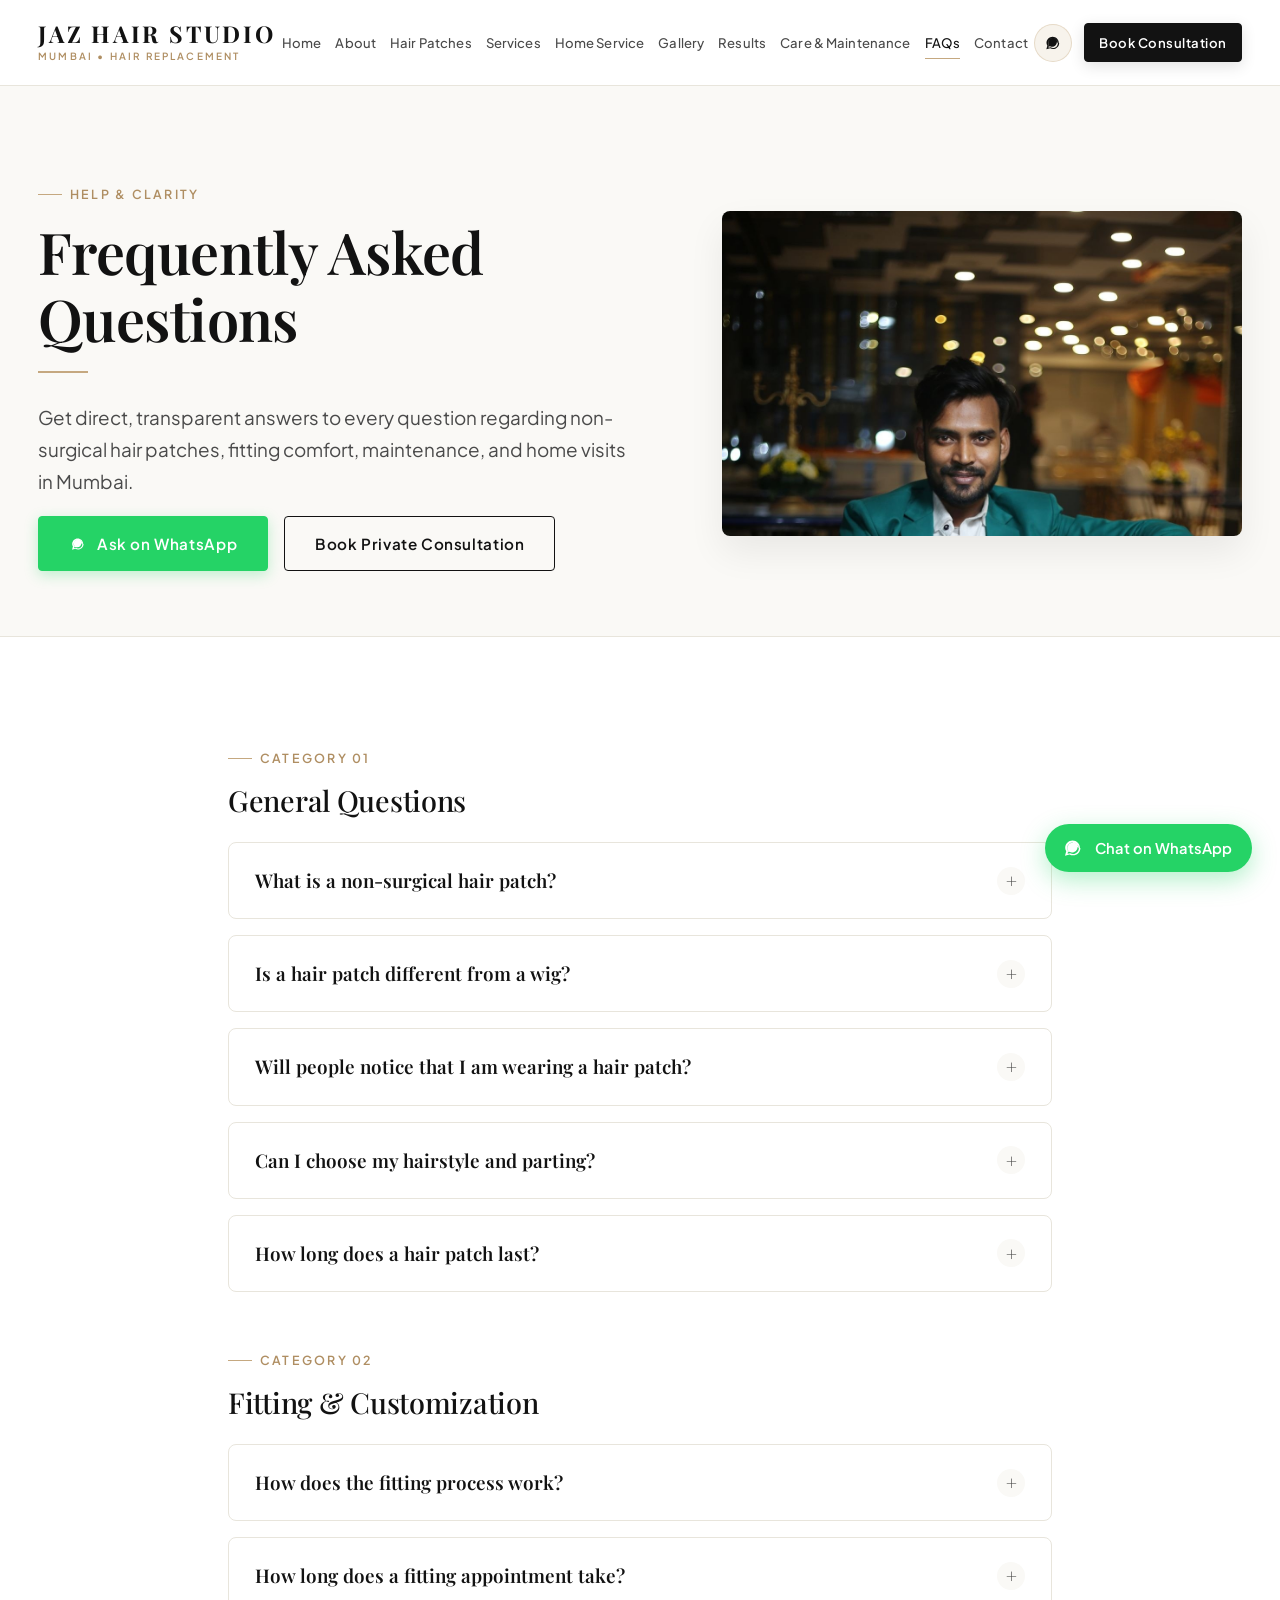
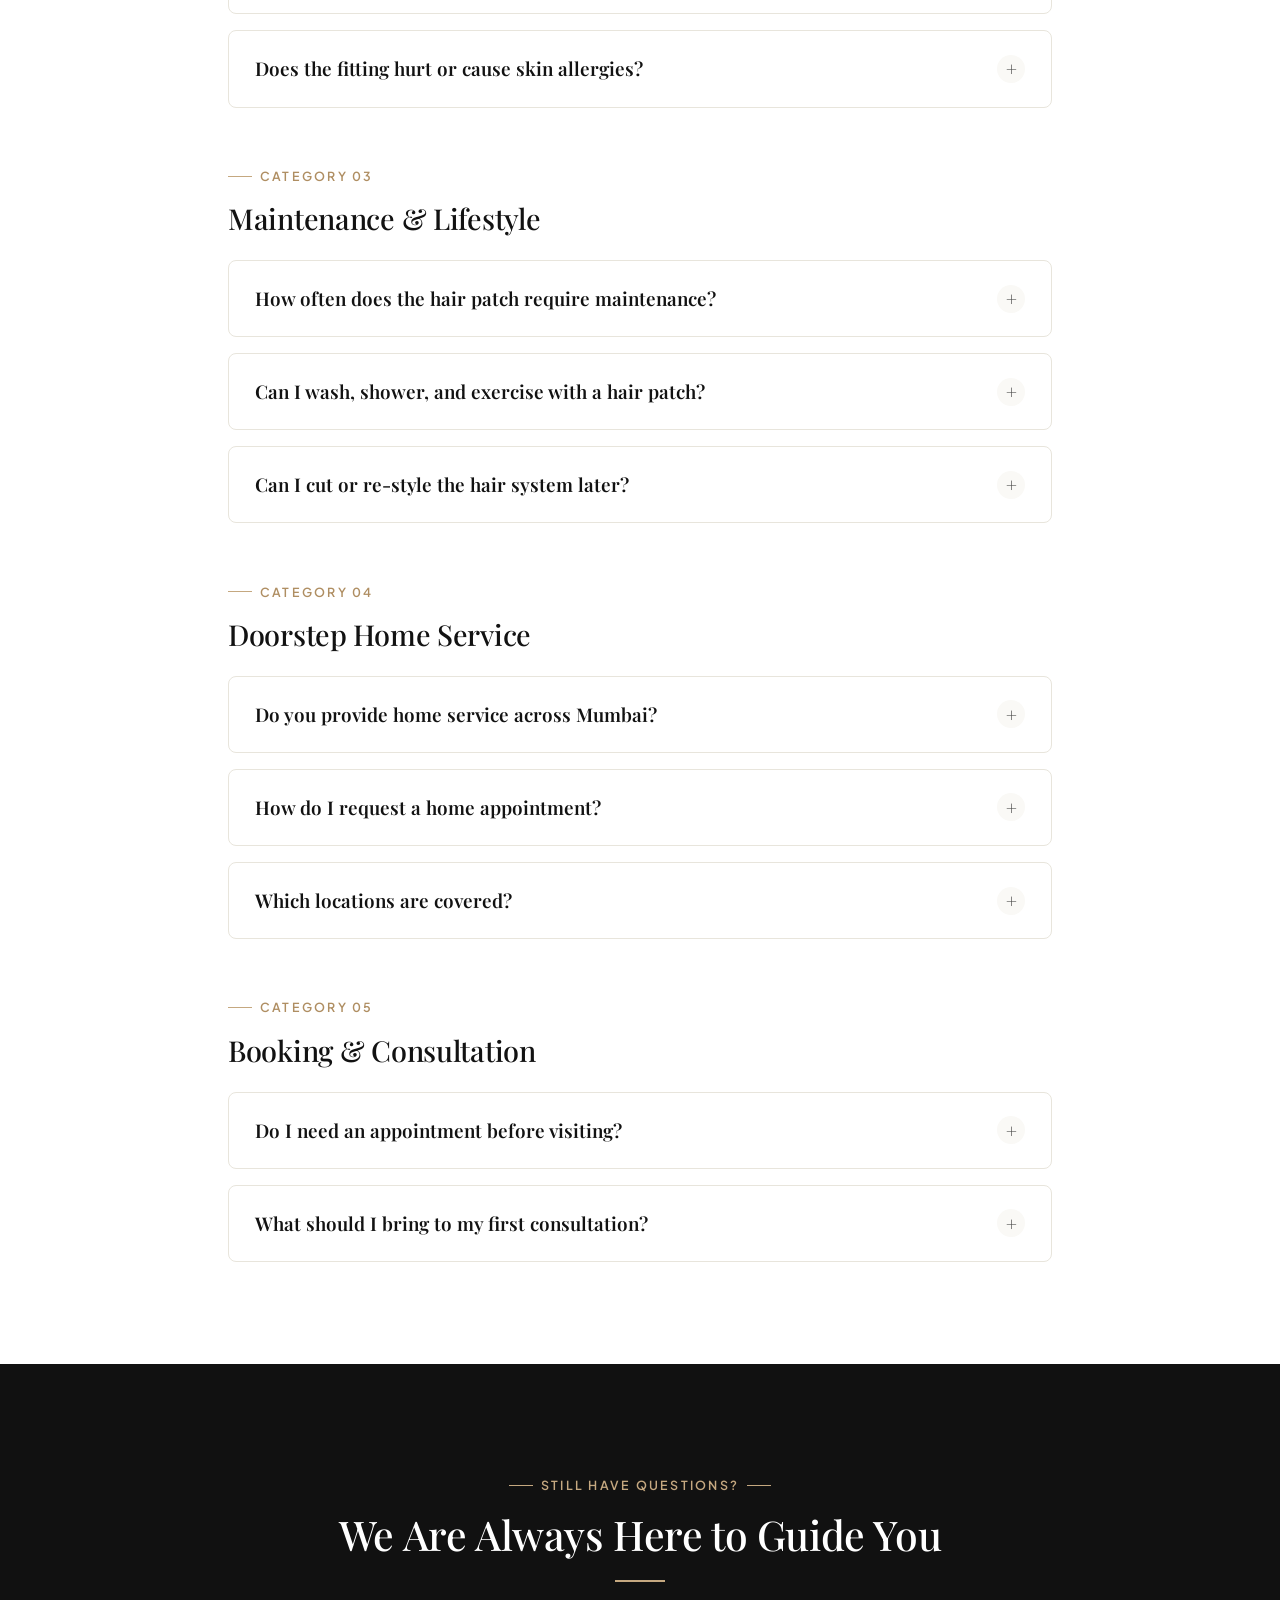
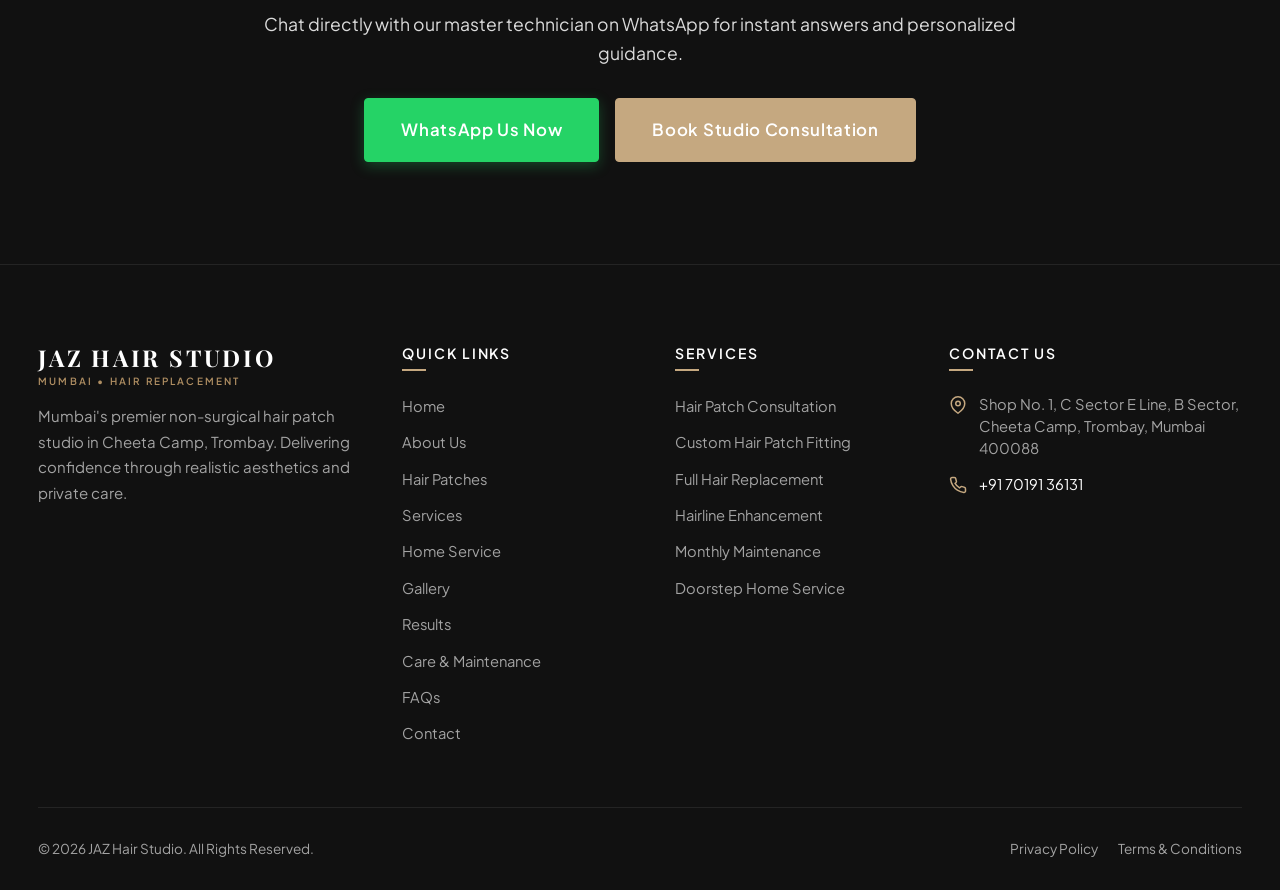
<file: faq.html>
<!DOCTYPE html>
<html lang="en">
<head>
  <meta charset="UTF-8">
  <meta name="viewport" content="width=device-width, initial-scale=1.0">
  <title>Frequently Asked Questions | JAZ Hair Studio Mumbai — Hair Patch FAQ</title>
  <meta name="description" content="Got questions about non-surgical hair patches in Mumbai? Read our complete FAQ on durability, fitting process, washing, daily styling, costs, and doorstep home service.">
  <link rel="canonical" href="https://jazhairstudio.com/faq.html">

  <meta property="og:type" content="article">
  <meta property="og:title" content="Frequently Asked Questions | JAZ Hair Studio Mumbai">
  <meta property="og:description" content="Everything you need to know about hair patches, fitting, durability, and home service in Mumbai.">
  <meta property="og:image" content="assets/images/hero-slide-4.jpg">

  <link rel="stylesheet" href="css/style.css">
  <link rel="stylesheet" href="css/components.css">
  <link rel="stylesheet" href="css/responsive.css">

  <script type="application/ld+json">
  {
    "@context": "https://schema.org",
    "@type": "FAQPage",
    "mainEntity": [
      {
        "@type": "Question",
        "name": "What is a non-surgical hair patch?",
        "acceptedAnswer": {
          "@type": "Answer",
          "text": "A non-surgical hair patch is a customized cranial prosthetic made from 100% genuine human hair tied to a micro-fine, breathable base (such as Swiss lace or ultra-thin poly skin). It is secured safely to areas of thinning or hair loss using dermatologically approved adhesives or clips, without any surgical incisions."
        }
      },
      {
        "@type": "Question",
        "name": "Is a hair patch different from a wig?",
        "acceptedAnswer": {
          "@type": "Answer",
          "text": "Yes, completely different. Traditional wigs are mass-produced, heavy, cover the entire head, and often use synthetic hair. A hair patch is custom-crafted to fit only your specific thinning area, uses 100% human hair, matches your exact biological hair texture and color, and is bonded securely for weeks of continuous wear."
        }
      },
      {
        "@type": "Question",
        "name": "Will people notice that I am wearing a hair patch?",
        "acceptedAnswer": {
          "@type": "Answer",
          "text": "When fitted and styled by our master specialists, the hairline is virtually undetectable. We use graduated hairline knots and ultra-thin lace that melts into your scalp, making it look as though the hair is growing directly out of your head."
        }
      },
      {
        "@type": "Question",
        "name": "Can I wash, shower, and exercise with a hair patch?",
        "acceptedAnswer": {
          "@type": "Answer",
          "text": "Yes. Our medical-grade adhesives are waterproof and sweat-resistant. You can shower, swim, work out at the gym, and sleep with the hair system attached."
        }
      },
      {
        "@type": "Question",
        "name": "Do you provide home service in Mumbai?",
        "acceptedAnswer": {
          "@type": "Answer",
          "text": "Yes, JAZ Hair Studio provides private doorstep consultation, fitting, and routine monthly maintenance across Mumbai, including Trombay, Chembur, Bandra, Powai, and Navi Mumbai."
        }
      }
    ]
  }
  </script>
</head>
<body>
  <a href="#main-content" class="skip-link">Skip to main content</a>

  <!-- Header -->
  <header class="site-header" id="site-header">
    <div class="header-container">
      <a href="index.html" class="brand-logo" aria-label="JAZ Hair Studio Homepage">
        <span class="brand-logo-text">JAZ HAIR STUDIO</span>
        <span class="brand-logo-sub">Mumbai • Hair Replacement</span>
      </a>

      <nav class="nav-desktop" aria-label="Main Navigation">
        <a href="index.html" class="nav-link">Home</a>
        <a href="about.html" class="nav-link">About</a>
        <a href="hair-patch.html" class="nav-link">Hair Patches</a>
        <a href="services.html" class="nav-link">Services</a>
        <a href="home-service.html" class="nav-link">Home Service</a>
        <a href="gallery.html" class="nav-link">Gallery</a>
        <a href="results.html" class="nav-link">Results</a>
        <a href="maintenance.html" class="nav-link">Care & Maintenance</a>
        <a href="faq.html" class="nav-link">FAQs</a>
        <a href="contact.html" class="nav-link">Contact</a>
      </nav>

      <div class="header-actions">
        <a href="https://wa.me/917019136131?text=Hello%20JAZ%20Hair%20Studio%2C%20I%20have%20a%20question%20regarding%20hair%20patches." target="_blank" rel="noopener" class="header-whatsapp-icon" aria-label="WhatsApp JAZ Hair Studio">
          <svg width="20" height="20" viewBox="0 0 24 24" fill="currentColor"><path d="M12.031 6.172c-3.181 0-5.767 2.586-5.768 5.766-.001 1.298.38 2.27 1.019 3.287l-.711 2.598 2.664-.698c.969.54 1.761.817 2.796.817 3.18 0 5.767-2.587 5.768-5.766.001-3.182-2.585-5.768-5.768-5.768zm7.391 5.767c-.002 4.075-3.316 7.39-7.391 7.39-1.258 0-2.443-.321-3.484-.889l-4.547 1.192 1.216-4.439c-.663-1.111-1.025-2.39-1.027-3.254.002-4.075 3.316-7.39 7.391-7.39 4.075 0 7.39 3.315 7.392 7.39zm-1.854 0c0-3.053-2.484-5.536-5.538-5.536-3.052 0-5.536 2.483-5.538 5.536 0 .972.261 1.884.721 2.684l-.454 1.657 1.699-.446c.767.424 1.637.665 2.572.665 3.053 0 5.538-2.483 5.538-5.536zm-4.708 2.871c-.139-.07-.822-.406-.95-.452-.128-.046-.221-.07-.314.07-.093.139-.36.452-.441.545-.081.093-.162.105-.301.035-.139-.07-.588-.217-1.12-.691-.414-.37-.694-.827-.775-.966-.081-.139-.009-.214.061-.283.063-.062.139-.162.209-.243.07-.081.093-.139.139-.232.046-.093.023-.174-.012-.243-.035-.07-.314-.755-.43-1.033-.113-.271-.228-.234-.314-.238l-.268-.005c-.093 0-.244.035-.371.174-.128.139-.487.476-.487 1.16 0 .684.499 1.345.568 1.438.07.093.981 1.498 2.376 2.101.332.143.591.229.793.293.334.106.638.091.879.055.268-.04.822-.336.938-.661.116-.325.116-.603.081-.661-.035-.058-.128-.093-.267-.163z"/></svg>
        </a>
        <a href="contact.html" class="btn btn-primary btn-sm">Book Consultation</a>
        <button class="mobile-nav-toggle" id="mobileNavToggle" aria-label="Toggle Navigation Menu">
          <span></span><span></span><span></span>
        </button>
      </div>
    </div>
  </header>

  <!-- Mobile Drawer -->
  <div class="mobile-drawer-overlay" id="mobileDrawerOverlay"></div>
  <aside class="mobile-drawer" id="mobileDrawer" aria-label="Mobile Navigation">
    <div>
      <div class="brand-logo" style="margin-bottom: 24px;">
        <span class="brand-logo-text">JAZ HAIR STUDIO</span>
        <span class="brand-logo-sub">Mumbai • Hair Replacement</span>
      </div>
      <nav class="mobile-nav-links">
        <a href="index.html">Home</a>
        <a href="about.html">About Us</a>
        <a href="hair-patch.html">Hair Patches</a>
        <a href="services.html">Services</a>
        <a href="home-service.html">Home Service</a>
        <a href="gallery.html">Gallery</a>
        <a href="results.html">Results & Transformations</a>
        <a href="maintenance.html">Care & Maintenance</a>
        <a href="faq.html">FAQs</a>
        <a href="contact.html">Contact Us</a>
      </nav>
    </div>
    <div class="mobile-drawer-footer">
      <a href="tel:+917019136131" class="btn btn-secondary btn-sm">Call: +91 70191 36131</a>
      <a href="https://wa.me/917019136131" target="_blank" rel="noopener" class="btn btn-whatsapp btn-sm">WhatsApp Consultation</a>
    </div>
  </aside>

  <main id="main-content">
    <!-- Hero -->
    <section class="page-hero">
      <div class="container">
        <div class="page-hero-grid">
          <div class="page-hero-content">
            <span class="eyebrow">HELP & CLARITY</span>
            <h1>Frequently Asked Questions</h1>
            <div class="divider-gold"></div>
            <p class="lead">
              Get direct, transparent answers to every question regarding non-surgical hair patches, fitting comfort, maintenance, and home visits in Mumbai.
            </p>
            <div class="btn-group">
              <a href="https://wa.me/917019136131?text=Hello%20JAZ%20Hair%20Studio%2C%20I%20have%20a%20question%20not%20listed%20in%20the%20FAQ." target="_blank" rel="noopener" class="btn btn-whatsapp">
                <svg width="18" height="18" viewBox="0 0 24 24" fill="currentColor"><path d="M12.031 6.172c-3.181 0-5.767 2.586-5.768 5.766-.001 1.298.38 2.27 1.019 3.287l-.711 2.598 2.664-.698c.969.54 1.761.817 2.796.817 3.18 0 5.767-2.587 5.768-5.768.001-3.182-2.585-5.768-5.768-5.768zm7.391 5.767c-.002 4.075-3.316 7.39-7.391 7.39-1.258 0-2.443-.321-3.484-.889l-4.547 1.192 1.216-4.439c-.663-1.111-1.025-2.39-1.027-3.254.002-4.075 3.316-7.39 7.391-7.39 4.075 0 7.39 3.315 7.392 7.39zm-1.854 0c0-3.053-2.484-5.536-5.538-5.536-3.052 0-5.536 2.483-5.538 5.536 0 .972.261 1.884.721 2.684l-.454 1.657 1.699-.446c.767.424 1.637.665 2.572.665 3.053 0 5.538-2.483 5.538-5.536zm-4.708 2.871c-.139-.07-.822-.406-.95-.452-.128-.046-.221-.07-.314.07-.093.139-.36.452-.441.545-.081.093-.162.105-.301.035-.139-.07-.588-.217-1.12-.691-.414-.37-.694-.827-.775-.966-.081-.139-.009-.214.061-.283.063-.062.139-.162.209-.243.07-.081.093-.139.139-.232.046-.093.023-.174-.012-.243-.035-.07-.314-.755-.43-1.033-.113-.271-.228-.234-.314-.238l-.268-.005c-.093 0-.244.035-.371.174-.128.139-.487.476-.487 1.16 0 .684.499 1.345.568 1.438.07.093.981 1.498 2.376 2.101.332.143.591.229.793.293.334.106.638.091.879.055.268-.04.822-.336.938-.661.116-.325.116-.603.081-.661-.035-.058-.128-.093-.267-.163z"/></svg>
                <span>Ask on WhatsApp</span>
              </a>
              <a href="contact.html" class="btn btn-secondary">
                <span class="hide-mobile">Book Private Consultation</span>
                <span class="show-mobile">Consultation</span>
              </a>
            </div>
          </div>
          <div class="page-hero-media">
            <img src="assets/images/why-consult.jpg" alt="Hair specialist consulting client">
          </div>
        </div>
      </div>
    </section>

    <!-- FAQ Accordion Container -->
    <section class="section">
      <div class="container container-narrow">
        <!-- Section 1: General -->
        <div style="margin-bottom: 50px;">
          <span class="eyebrow">CATEGORY 01</span>
          <h2 style="font-size: 1.8rem; margin-bottom: 24px;">General Questions</h2>

          <div class="faq-accordion">
            <div class="faq-item">
              <button class="faq-trigger" aria-expanded="false">
                <span>What is a non-surgical hair patch?</span>
                <span class="faq-icon">+</span>
              </button>
              <div class="faq-content">
                <p>
                  A non-surgical hair patch is a customized cranial system made with 100% genuine human hair tied to a micro-fine, breathable base (such as Swiss lace or ultra-thin poly skin). It is secured safely to areas of thinning or hair loss using dermatologically approved adhesives or clips, without any surgical incisions.
                </p>
              </div>
            </div>

            <div class="faq-item">
              <button class="faq-trigger" aria-expanded="false">
                <span>Is a hair patch different from a wig?</span>
                <span class="faq-icon">+</span>
              </button>
              <div class="faq-content">
                <p>
                  Yes, completely different. Traditional wigs are mass-produced, heavy, cover the entire head, and often use synthetic hair. A hair patch is custom-crafted to fit only your specific thinning area, uses 100% human hair, matches your exact biological hair texture and color, and is bonded securely for weeks of continuous wear.
                </p>
              </div>
            </div>

            <div class="faq-item">
              <button class="faq-trigger" aria-expanded="false">
                <span>Will people notice that I am wearing a hair patch?</span>
                <span class="faq-icon">+</span>
              </button>
              <div class="faq-content">
                <p>
                  When fitted and styled by our master specialists, the hairline is virtually undetectable. We use graduated hairline knots and ultra-thin lace that melts into your scalp, making it look as though the hair is growing directly out of your head.
                </p>
              </div>
            </div>

            <div class="faq-item">
              <button class="faq-trigger" aria-expanded="false">
                <span>Can I choose my hairstyle and parting?</span>
                <span class="faq-icon">+</span>
              </button>
              <div class="faq-content">
                <p>
                  Yes. Our freestyle hair systems allow parting in any direction: side part, pompadour, back-sweep, textured crop, or messy fringe. Our barber texturizes the hair to your exact preference during the fitting session.
                </p>
              </div>
            </div>

            <div class="faq-item">
              <button class="faq-trigger" aria-expanded="false">
                <span>How long does a hair patch last?</span>
                <span class="faq-icon">+</span>
              </button>
              <div class="faq-content">
                <p>
                  With proper maintenance and gentle care, a premium human hair system typically lasts between 6 to 12 months depending on the base type (ultra-thin skin bases are lighter and replaced sooner, while mono filament bases last longer).
                </p>
              </div>
            </div>
          </div>
        </div>

        <!-- Section 2: Fitting -->
        <div style="margin-bottom: 50px;">
          <span class="eyebrow">CATEGORY 02</span>
          <h2 style="font-size: 1.8rem; margin-bottom: 24px;">Fitting & Customization</h2>

          <div class="faq-accordion">
            <div class="faq-item">
              <button class="faq-trigger" aria-expanded="false">
                <span>How does the fitting process work?</span>
                <span class="faq-icon">+</span>
              </button>
              <div class="faq-content">
                <p>
                  First, we assess your scalp and trim any excess thinning hair within the attachment perimeter. Next, a scalp skin protector is applied, followed by medical adhesive or hypoallergenic tape. The system is placed with contour precision, and finally, our master barber cuts, blends, and styles it seamlessly with your natural hair.
                </p>
              </div>
            </div>

            <div class="faq-item">
              <button class="faq-trigger" aria-expanded="false">
                <span>How long does a fitting appointment take?</span>
                <span class="faq-icon">+</span>
              </button>
              <div class="faq-content">
                <p>
                  A complete initial consultation, custom fitting, and styling session typically takes approximately 60 to 90 minutes. Monthly maintenance visits take only 45 minutes.
                </p>
              </div>
            </div>

            <div class="faq-item">
              <button class="faq-trigger" aria-expanded="false">
                <span>Does the fitting hurt or cause skin allergies?</span>
                <span class="faq-icon">+</span>
              </button>
              <div class="faq-content">
                <p>
                  No. The process is completely painless and non-invasive. We use dermatologically tested, latex-free medical bonding agents that are safe for sensitive scalps.
                </p>
              </div>
            </div>
          </div>
        </div>

        <!-- Section 3: Maintenance & Lifestyle -->
        <div style="margin-bottom: 50px;">
          <span class="eyebrow">CATEGORY 03</span>
          <h2 style="font-size: 1.8rem; margin-bottom: 24px;">Maintenance & Lifestyle</h2>

          <div class="faq-accordion">
            <div class="faq-item">
              <button class="faq-trigger" aria-expanded="false">
                <span>How often does the hair patch require maintenance?</span>
                <span class="faq-icon">+</span>
              </button>
              <div class="faq-content">
                <p>
                  We recommend a professional servicing every 3 to 4 weeks. This allows us to cleanse your scalp, trim your biological side hair, deep-condition the system, and apply fresh bonding adhesive.
                </p>
              </div>
            </div>

            <div class="faq-item">
              <button class="faq-trigger" aria-expanded="false">
                <span>Can I wash, shower, and exercise with a hair patch?</span>
                <span class="faq-icon">+</span>
              </button>
              <div class="faq-content">
                <p>
                  Yes. Our medical-grade adhesives are waterproof and sweat-resistant. You can shower, swim, work out at the gym, and sleep with the hair system attached.
                </p>
              </div>
            </div>

            <div class="faq-item">
              <button class="faq-trigger" aria-expanded="false">
                <span>Can I cut or re-style the hair system later?</span>
                <span class="faq-icon">+</span>
              </button>
              <div class="faq-content">
                <p>
                  Yes, because it is 100% human hair, our stylists can trim, texture, or adjust the parting during any of your maintenance appointments.
                </p>
              </div>
            </div>
          </div>
        </div>

        <!-- Section 4: Home Service -->
        <div style="margin-bottom: 50px;">
          <span class="eyebrow">CATEGORY 04</span>
          <h2 style="font-size: 1.8rem; margin-bottom: 24px;">Doorstep Home Service</h2>

          <div class="faq-accordion">
            <div class="faq-item">
              <button class="faq-trigger" aria-expanded="false">
                <span>Do you provide home service across Mumbai?</span>
                <span class="faq-icon">+</span>
              </button>
              <div class="faq-content">
                <p>
                  Yes, we offer discreet home consultation, fitting, and monthly maintenance services across Mumbai and select surrounding suburbs. Visits are scheduled in advance to ensure maximum privacy and convenience.
                </p>
              </div>
            </div>

            <div class="faq-item">
              <button class="faq-trigger" aria-expanded="false">
                <span>How do I request a home appointment?</span>
                <span class="faq-icon">+</span>
              </button>
              <div class="faq-content">
                <p>
                  You can submit our Home Service Booking Form online, call us directly at +91 70191 36131, or message us on WhatsApp with your location and preferred date.
                </p>
              </div>
            </div>

            <div class="faq-item">
              <button class="faq-trigger" aria-expanded="false">
                <span>Which locations are covered?</span>
                <span class="faq-icon">+</span>
              </button>
              <div class="faq-content">
                <p>
                  We cover Trombay, Cheeta Camp, Chembur, Kurla, Bandra, BKC, Ghatkopar, Powai, South Mumbai, and Navi Mumbai. Suburbs beyond this range are accommodated upon prior scheduling.
                </p>
              </div>
            </div>
          </div>
        </div>

        <!-- Section 5: Booking & Studio -->
        <div>
          <span class="eyebrow">CATEGORY 05</span>
          <h2 style="font-size: 1.8rem; margin-bottom: 24px;">Booking & Consultation</h2>

          <div class="faq-accordion">
            <div class="faq-item">
              <button class="faq-trigger" aria-expanded="false">
                <span>Do I need an appointment before visiting?</span>
                <span class="faq-icon">+</span>
              </button>
              <div class="faq-content">
                <p>
                  Yes. To safeguard every client's privacy and ensure our senior technician gives you undivided attention without waiting, we operate strictly by advance appointment.
                </p>
              </div>
            </div>

            <div class="faq-item">
              <button class="faq-trigger" aria-expanded="false">
                <span>What should I bring to my first consultation?</span>
                <span class="faq-icon">+</span>
              </button>
              <div class="faq-content">
                <p>
                  You don't need to bring anything special. If you have older photographs showing your natural hairline before hair loss, or reference images of hairstyles you admire, feel free to share them with our stylist.
                </p>
              </div>
            </div>
          </div>
        </div>
      </div>
    </section>

    <!-- Still Have Questions CTA -->
    <section class="section section-bg-dark text-center">
      <div class="container container-narrow">
        <span class="eyebrow eyebrow-center" style="color: var(--accent-gold);">STILL HAVE QUESTIONS?</span>
        <h2 style="color: #FFFFFF;">We Are Always Here to Guide You</h2>
        <div class="divider-gold mx-auto"></div>
        <p style="color: rgba(255,255,255,0.85); font-size: 1.1rem; margin-bottom: 30px;">
          Chat directly with our master technician on WhatsApp for instant answers and personalized guidance.
        </p>
        <div class="btn-group" style="justify-content: center;">
          <a href="https://wa.me/917019136131?text=Hello%20JAZ%20Hair%20Studio%2C%20I%20have%20a%20question%20regarding%20hair%20patches." target="_blank" rel="noopener" class="btn btn-whatsapp btn-lg">
            WhatsApp Us Now
          </a>
          <a href="contact.html" class="btn btn-gold btn-lg">Book Studio Consultation</a>
        </div>
      </div>
    </section>
  </main>

  <!-- Footer -->
  <footer class="site-footer">
    <div class="container">
      <div class="footer-grid">
        <div class="footer-col-brand">
          <div class="brand-logo">
            <span class="brand-logo-text">JAZ HAIR STUDIO</span>
            <span class="brand-logo-sub">Mumbai • Hair Replacement</span>
          </div>
          <p>Mumbai's premier non-surgical hair patch studio in Cheeta Camp, Trombay. Delivering confidence through realistic aesthetics and private care.</p>
        </div>
        <div>
          <h4 class="footer-heading">Quick Links</h4>
          <ul class="footer-links">
            <li><a href="index.html">Home</a></li>
            <li><a href="about.html">About Us</a></li>
            <li><a href="hair-patch.html">Hair Patches</a></li>
            <li><a href="services.html">Services</a></li>
            <li><a href="home-service.html">Home Service</a></li>
            <li><a href="gallery.html">Gallery</a></li>
            <li><a href="results.html">Results</a></li>
            <li><a href="maintenance.html">Care & Maintenance</a></li>
            <li><a href="faq.html">FAQs</a></li>
            <li><a href="contact.html">Contact</a></li>
          </ul>
        </div>
        <div>
          <h4 class="footer-heading">Services</h4>
          <ul class="footer-links">
            <li><a href="services.html">Hair Patch Consultation</a></li>
            <li><a href="services.html">Custom Hair Patch Fitting</a></li>
            <li><a href="services.html">Full Hair Replacement</a></li>
            <li><a href="services.html">Hairline Enhancement</a></li>
            <li><a href="maintenance.html">Monthly Maintenance</a></li>
            <li><a href="home-service.html">Doorstep Home Service</a></li>
          </ul>
        </div>
        <div>
          <h4 class="footer-heading">Contact Us</h4>
          <div class="footer-contact-info">
            <div class="footer-contact-item">
              <svg width="18" height="18" viewBox="0 0 24 24" fill="none" stroke="currentColor" stroke-width="2"><path d="M21 10c0 7-9 13-9 13s-9-6-9-13a9 9 0 0 1 18 0z"/><circle cx="12" cy="10" r="3"/></svg>
              <span>Shop No. 1, C Sector E Line, B Sector, Cheeta Camp, Trombay, Mumbai 400088</span>
            </div>
            <div class="footer-contact-item">
              <svg width="18" height="18" viewBox="0 0 24 24" fill="none" stroke="currentColor" stroke-width="2"><path d="M22 16.92v3a2 2 0 0 1-2.18 2 19.79 19.79 0 0 1-8.63-3.07 19.5 19.5 0 0 1-6-6 19.79 19.79 0 0 1-3.07-8.67A2 2 0 0 1 4.11 2h3a2 2 0 0 1 2 1.72 12.84 12.84 0 0 0 .7 2.81 2 2 0 0 1-.45 2.11L8.09 9.91a16 16 0 0 0 6 6l1.27-1.27a2 2 0 0 1 2.11-.45 12.84 12.84 0 0 0 2.81.7A2 2 0 0 1 22 16.92z"/></svg>
              <a href="tel:+917019136131" style="color: #fff;">+91 70191 36131</a>
            </div>
          </div>
        </div>
      </div>
      <div class="footer-bottom">
        <div>© 2026 JAZ Hair Studio. All Rights Reserved.</div>
        <div class="footer-bottom-links">
          <a href="privacy.html">Privacy Policy</a>
          <a href="terms.html">Terms & Conditions</a>
        </div>
      </div>
    </div>
  </footer>

  <!-- Floating WhatsApp & Mobile Sticky Bar -->
  <a href="https://wa.me/917019136131?text=Hello%20JAZ%20Hair%20Studio%2C%20I%20would%20like%20to%20enquire%20about%20your%20services." target="_blank" rel="noopener" class="floating-whatsapp" aria-label="Chat on WhatsApp">
    <svg viewBox="0 0 24 24" fill="currentColor"><path d="M12.031 6.172c-3.181 0-5.767 2.586-5.768 5.766-.001 1.298.38 2.27 1.019 3.287l-.711 2.598 2.664-.698c.969.54 1.761.817 2.796.817 3.18 0 5.767-2.587 5.768-5.766.001-3.182-2.585-5.768-5.768-5.768zm7.391 5.767c-.002 4.075-3.316 7.39-7.391 7.39-1.258 0-2.443-.321-3.484-.889l-4.547 1.192 1.216-4.439c-.663-1.111-1.025-2.39-1.027-3.254.002-4.075 3.316-7.39 7.391-7.39 4.075 0 7.39 3.315 7.392 7.39zm-1.854 0c0-3.053-2.484-5.536-5.538-5.536-3.052 0-5.536 2.483-5.538 5.536 0 .972.261 1.884.721 2.684l-.454 1.657 1.699-.446c.767.424 1.637.665 2.572.665 3.053 0 5.538-2.483 5.538-5.536zm-4.708 2.871c-.139-.07-.822-.406-.95-.452-.128-.046-.221-.07-.314.07-.093.139-.36.452-.441.545-.081.093-.162.105-.301.035-.139-.07-.588-.217-1.12-.691-.414-.37-.694-.827-.775-.966-.081-.139-.009-.214.061-.283.063-.062.139-.162.209-.243.07-.081.093-.139.139-.232.046-.093.023-.174-.012-.243-.035-.07-.314-.755-.43-1.033-.113-.271-.228-.234-.314-.238l-.268-.005c-.093 0-.244.035-.371.174-.128.139-.487.476-.487 1.16 0 .684.499 1.345.568 1.438.07.093.981 1.498 2.376 2.101.332.143.591.229.793.293.334.106.638.091.879.055.268-.04.822-.336.938-.661.116-.325.116-.603.081-.661-.035-.058-.128-.093-.267-.163z"/></svg>
    <span>Chat on WhatsApp</span>
  </a>
  <div class="mobile-sticky-bar">
    <div class="mobile-sticky-grid">
      <a href="tel:+917019136131" class="btn btn-secondary btn-sm" style="width: 100%;">Call Now</a>
      <a href="https://wa.me/917019136131" target="_blank" rel="noopener" class="btn btn-whatsapp btn-sm" style="width: 100%;">WhatsApp</a>
    </div>
  </div>

  <script src="js/main.js"></script>
</body>
</html>
</file>
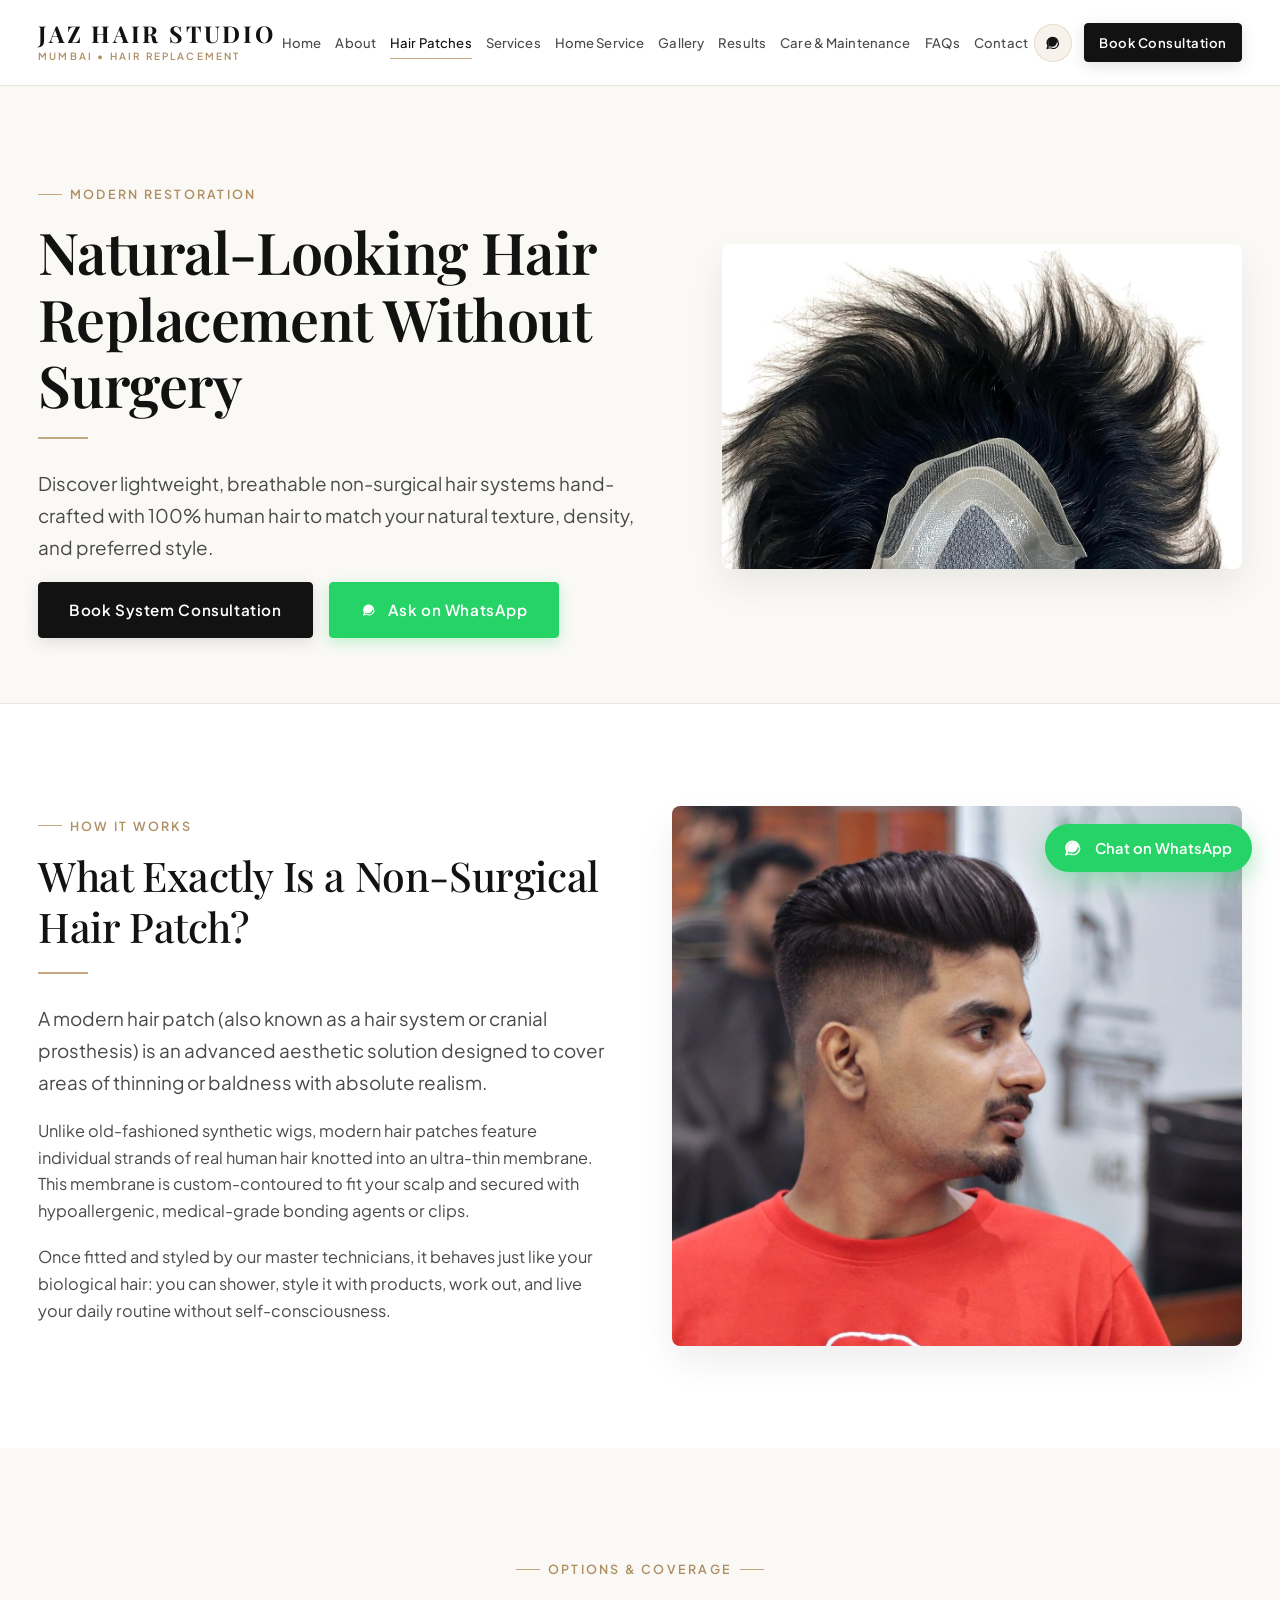
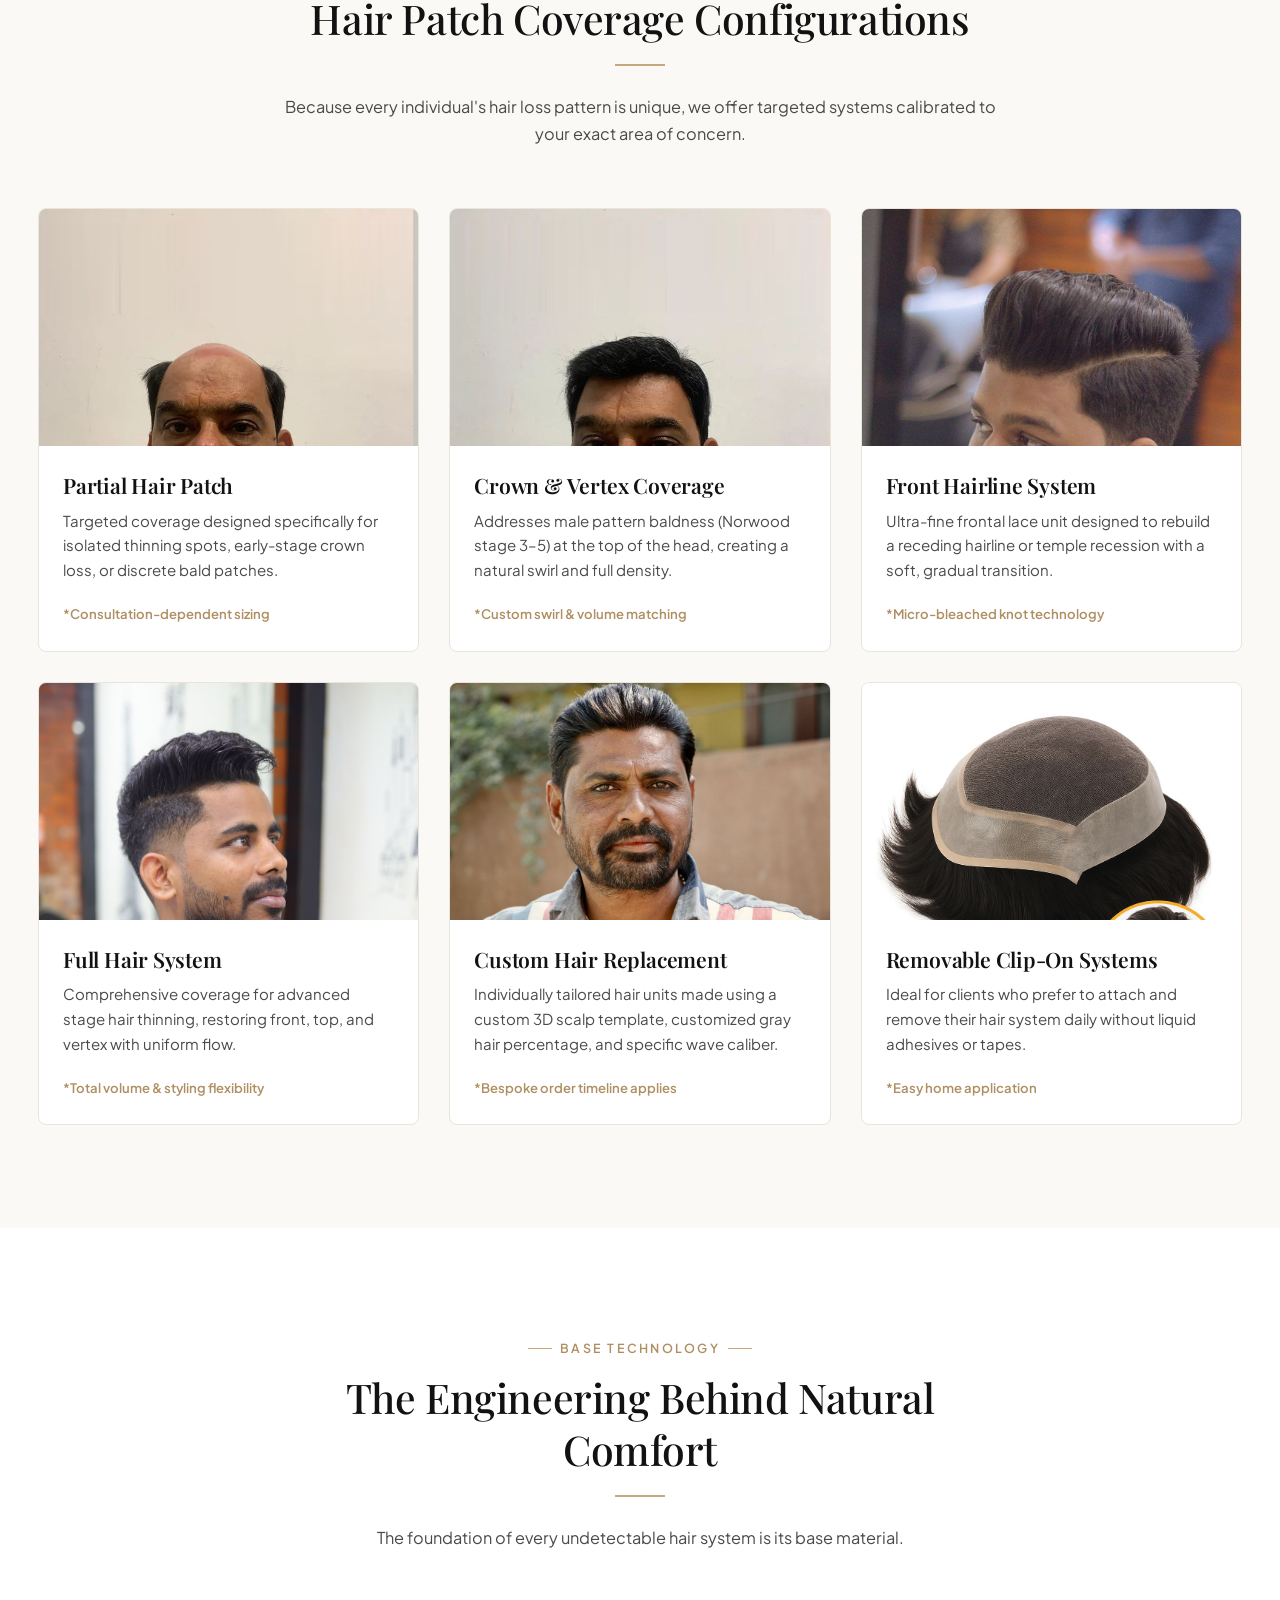
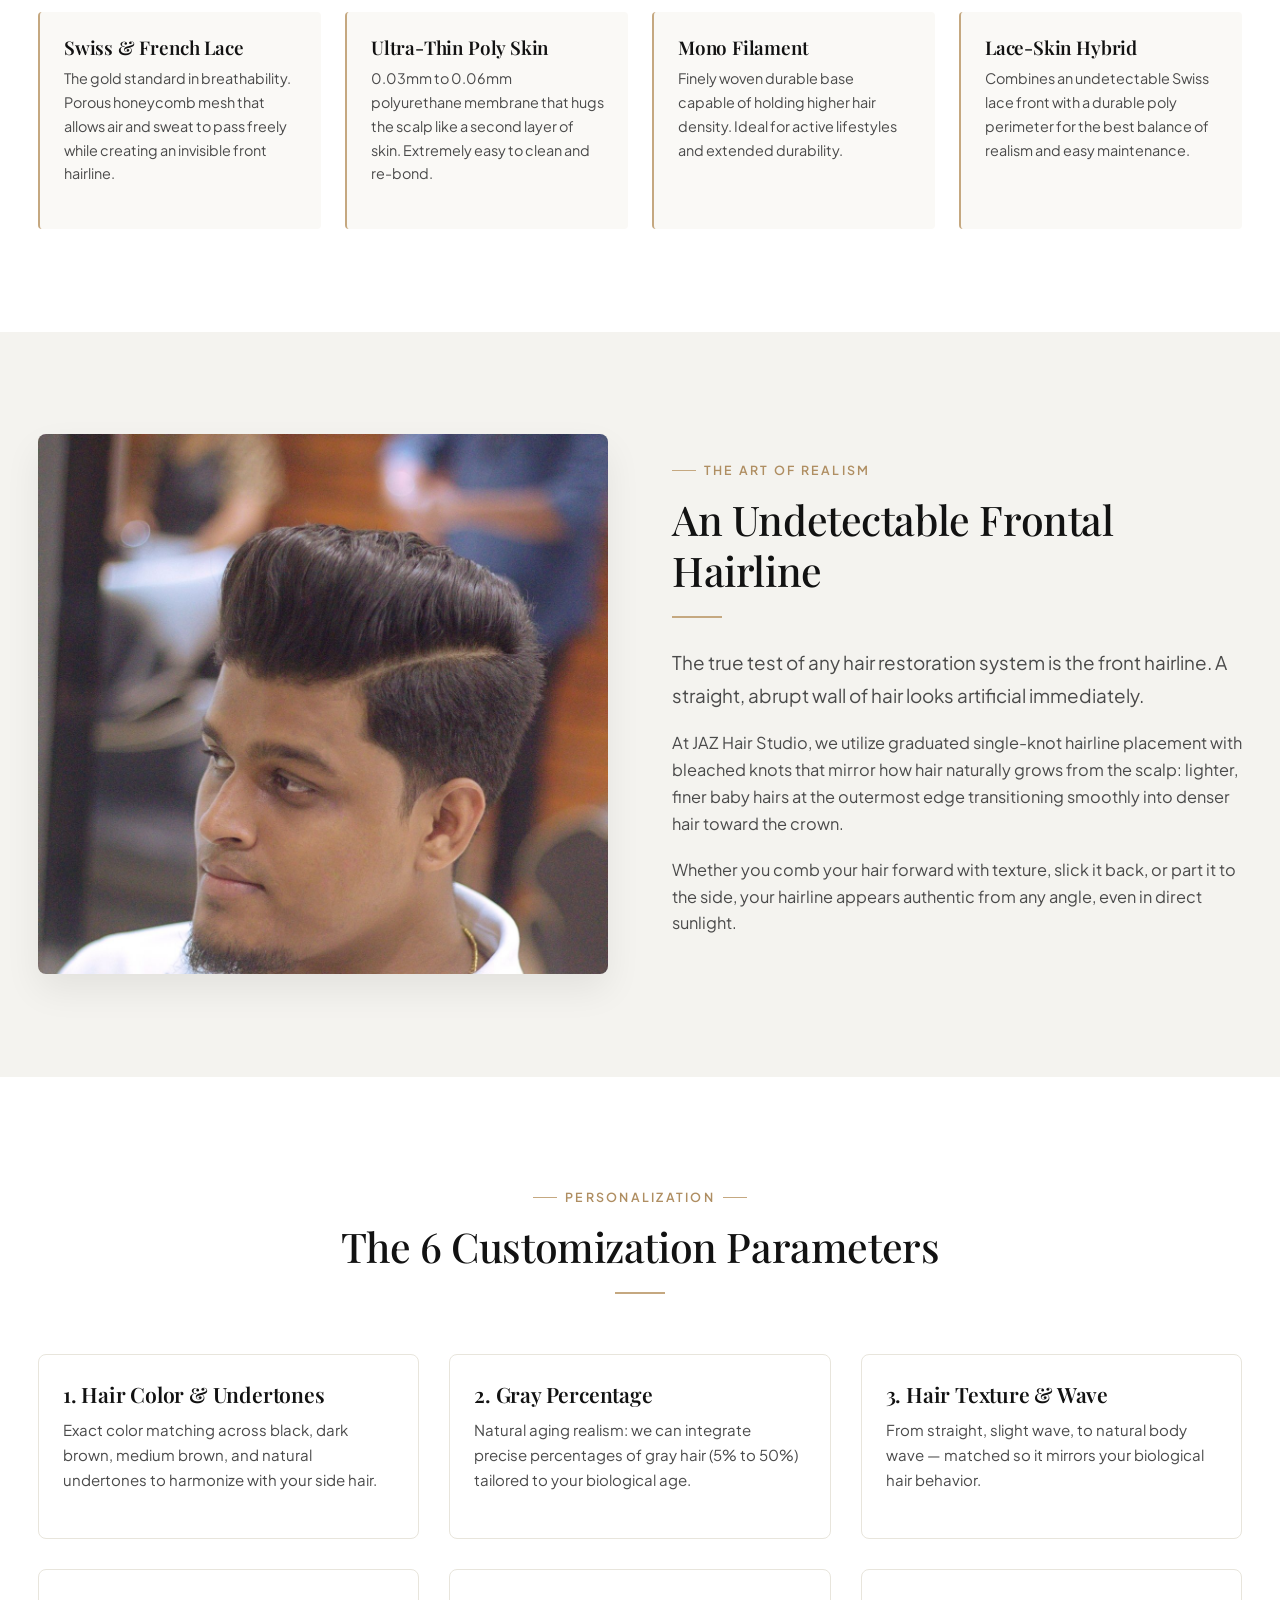
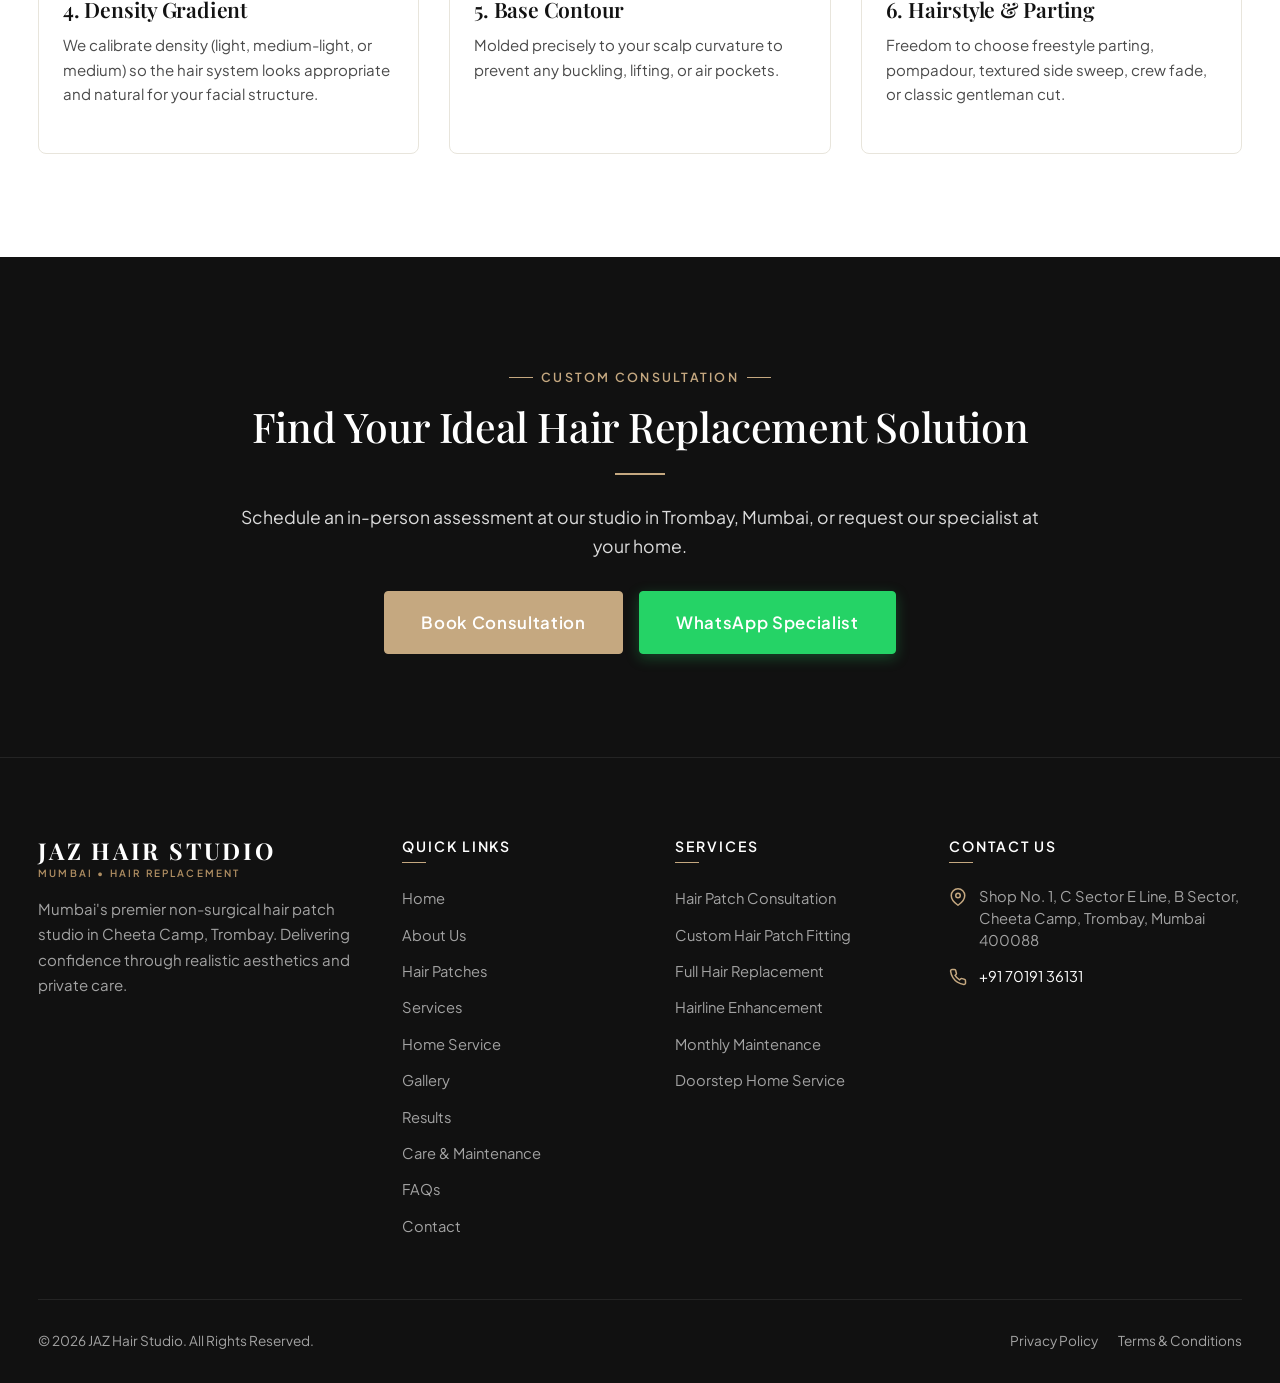
<file: hair-patch.html>
<!DOCTYPE html>
<html lang="en">
<head>
  <meta charset="UTF-8">
  <meta name="viewport" content="width=device-width, initial-scale=1.0">
  <title>Non-Surgical Hair Patch & Hair Replacement | JAZ Hair Studio Mumbai</title>
  <meta name="description" content="Explore non-surgical hair patch options in Mumbai. Swiss lace, poly skin, and hybrid hair replacement systems customized for density, color, and natural hairlines.">
  <link rel="canonical" href="https://jazhairstudio.com/hair-patch.html">

  <meta property="og:type" content="article">
  <meta property="og:title" content="Non-Surgical Hair Patches & Systems | JAZ Hair Studio Mumbai">
  <meta property="og:description" content="Authentic, custom non-surgical hair patches in Mumbai. Undetectable hairlines, breathable lace bases, and custom styling.">
  <meta property="og:image" content="assets/images/hero-slide-3.jpg">

  <link rel="stylesheet" href="css/style.css">
  <link rel="stylesheet" href="css/components.css">
  <link rel="stylesheet" href="css/responsive.css">

  <script type="application/ld+json">
  {
    "@context": "https://schema.org",
    "@type": "Product",
    "name": "Custom Non-Surgical Hair Patch Systems",
    "image": "assets/images/hero-slide-3.jpg",
    "description": "Premium non-surgical hair patch and hair replacement systems customized to client scalp contours in Mumbai.",
    "brand": {
      "@type": "Brand",
      "name": "JAZ Hair Studio"
    },
    "offers": {
      "@type": "AggregateOffer",
      "priceCurrency": "INR",
      "price": "Consultation Required",
      "availability": "https://schema.org/InStock"
    }
  }
  </script>
</head>
<body>
  <a href="#main-content" class="skip-link">Skip to main content</a>

  <!-- Header -->
  <header class="site-header" id="site-header">
    <div class="header-container">
      <a href="index.html" class="brand-logo" aria-label="JAZ Hair Studio Homepage">
        <span class="brand-logo-text">JAZ HAIR STUDIO</span>
        <span class="brand-logo-sub">Mumbai • Hair Replacement</span>
      </a>

      <nav class="nav-desktop" aria-label="Main Navigation">
        <a href="index.html" class="nav-link">Home</a>
        <a href="about.html" class="nav-link">About</a>
        <a href="hair-patch.html" class="nav-link">Hair Patches</a>
        <a href="services.html" class="nav-link">Services</a>
        <a href="home-service.html" class="nav-link">Home Service</a>
        <a href="gallery.html" class="nav-link">Gallery</a>
        <a href="results.html" class="nav-link">Results</a>
        <a href="maintenance.html" class="nav-link">Care & Maintenance</a>
        <a href="faq.html" class="nav-link">FAQs</a>
        <a href="contact.html" class="nav-link">Contact</a>
      </nav>

      <div class="header-actions">
        <a href="https://wa.me/917019136131?text=Hello%20JAZ%20Hair%20Studio%2C%20I%20would%20like%20to%20enquire%20about%20your%20hair%20patch%20options." target="_blank" rel="noopener" class="header-whatsapp-icon" aria-label="WhatsApp JAZ Hair Studio">
          <svg width="20" height="20" viewBox="0 0 24 24" fill="currentColor"><path d="M12.031 6.172c-3.181 0-5.767 2.586-5.768 5.766-.001 1.298.38 2.27 1.019 3.287l-.711 2.598 2.664-.698c.969.54 1.761.817 2.796.817 3.18 0 5.767-2.587 5.768-5.766.001-3.182-2.585-5.768-5.768-5.768zm7.391 5.767c-.002 4.075-3.316 7.39-7.391 7.39-1.258 0-2.443-.321-3.484-.889l-4.547 1.192 1.216-4.439c-.663-1.111-1.025-2.39-1.027-3.254.002-4.075 3.316-7.39 7.391-7.39 4.075 0 7.39 3.315 7.392 7.39zm-1.854 0c0-3.053-2.484-5.536-5.538-5.536-3.052 0-5.536 2.483-5.538 5.536 0 .972.261 1.884.721 2.684l-.454 1.657 1.699-.446c.767.424 1.637.665 2.572.665 3.053 0 5.538-2.483 5.538-5.536zm-4.708 2.871c-.139-.07-.822-.406-.95-.452-.128-.046-.221-.07-.314.07-.093.139-.36.452-.441.545-.081.093-.162.105-.301.035-.139-.07-.588-.217-1.12-.691-.414-.37-.694-.827-.775-.966-.081-.139-.009-.214.061-.283.063-.062.139-.162.209-.243.07-.081.093-.139.139-.232.046-.093.023-.174-.012-.243-.035-.07-.314-.755-.43-1.033-.113-.271-.228-.234-.314-.238l-.268-.005c-.093 0-.244.035-.371.174-.128.139-.487.476-.487 1.16 0 .684.499 1.345.568 1.438.07.093.981 1.498 2.376 2.101.332.143.591.229.793.293.334.106.638.091.879.055.268-.04.822-.336.938-.661.116-.325.116-.603.081-.661-.035-.058-.128-.093-.267-.163z"/></svg>
        </a>
        <a href="contact.html" class="btn btn-primary btn-sm">Book Consultation</a>
        <button class="mobile-nav-toggle" id="mobileNavToggle" aria-label="Toggle Navigation Menu">
          <span></span><span></span><span></span>
        </button>
      </div>
    </div>
  </header>

  <!-- Mobile Drawer -->
  <div class="mobile-drawer-overlay" id="mobileDrawerOverlay"></div>
  <aside class="mobile-drawer" id="mobileDrawer" aria-label="Mobile Navigation">
    <div>
      <div class="brand-logo" style="margin-bottom: 24px;">
        <span class="brand-logo-text">JAZ HAIR STUDIO</span>
        <span class="brand-logo-sub">Mumbai • Hair Replacement</span>
      </div>
      <nav class="mobile-nav-links">
        <a href="index.html">Home</a>
        <a href="about.html">About Us</a>
        <a href="hair-patch.html">Hair Patches</a>
        <a href="services.html">Services</a>
        <a href="home-service.html">Home Service</a>
        <a href="gallery.html">Gallery</a>
        <a href="results.html">Results & Transformations</a>
        <a href="maintenance.html">Care & Maintenance</a>
        <a href="faq.html">FAQs</a>
        <a href="contact.html">Contact Us</a>
      </nav>
    </div>
    <div class="mobile-drawer-footer">
      <a href="tel:+917019136131" class="btn btn-secondary btn-sm">Call: +91 70191 36131</a>
      <a href="https://wa.me/917019136131" target="_blank" rel="noopener" class="btn btn-whatsapp btn-sm">WhatsApp Consultation</a>
    </div>
  </aside>

  <main id="main-content">
    <!-- Hero -->
    <section class="page-hero">
      <div class="container">
        <div class="page-hero-grid">
          <div class="page-hero-content">
            <span class="eyebrow">MODERN RESTORATION</span>
            <h1>Natural-Looking Hair Replacement Without Surgery</h1>
            <div class="divider-gold"></div>
            <p class="lead">
              Discover lightweight, breathable non-surgical hair systems hand-crafted with 100% human hair to match your natural texture, density, and preferred style.
            </p>
            <div class="btn-group">
              <a href="contact.html" class="btn btn-primary">
                <span class="hide-mobile">Book System Consultation</span>
                <span class="show-mobile">Consultation</span>
              </a>
              <a href="https://wa.me/917019136131?text=Hello%20JAZ%20Hair%20Studio%2C%20I%20would%20like%20to%20know%20which%20hair%20patch%20suits%20me." target="_blank" rel="noopener" class="btn btn-whatsapp">
                <svg width="18" height="18" viewBox="0 0 24 24" fill="currentColor"><path d="M12.031 6.172c-3.181 0-5.767 2.586-5.768 5.766-.001 1.298.38 2.27 1.019 3.287l-.711 2.598 2.664-.698c.969.54 1.761.817 2.796.817 3.18 0 5.767-2.587 5.768-5.766.001-3.182-2.585-5.768-5.768-5.768zm7.391 5.767c-.002 4.075-3.316 7.39-7.391 7.39-1.258 0-2.443-.321-3.484-.889l-4.547 1.192 1.216-4.439c-.663-1.111-1.025-2.39-1.027-3.254.002-4.075 3.316-7.39 7.391-7.39 4.075 0 7.39 3.315 7.392 7.39zm-1.854 0c0-3.053-2.484-5.536-5.538-5.536-3.052 0-5.536 2.483-5.538 5.536 0 .972.261 1.884.721 2.684l-.454 1.657 1.699-.446c.767.424 1.637.665 2.572.665 3.053 0 5.538-2.483 5.538-5.536zm-4.708 2.871c-.139-.07-.822-.406-.95-.452-.128-.046-.221-.07-.314.07-.093.139-.36.452-.441.545-.081.093-.162.105-.301.035-.139-.07-.588-.217-1.12-.691-.414-.37-.694-.827-.775-.966-.081-.139-.009-.214.061-.283.063-.062.139-.162.209-.243.07-.081.093-.139.139-.232.046-.093.023-.174-.012-.243-.035-.07-.314-.755-.43-1.033-.113-.271-.228-.234-.314-.238l-.268-.005c-.093 0-.244.035-.371.174-.128.139-.487.476-.487 1.16 0 .684.499 1.345.568 1.438.07.093.981 1.498 2.376 2.101.332.143.591.229.793.293.334.106.638.091.879.055.268-.04.822-.336.938-.661.116-.325.116-.603.081-.661-.035-.058-.128-.093-.267-.163z"/></svg>
                <span>Ask on WhatsApp</span>
              </a>
            </div>
          </div>
          <div class="page-hero-media">
            <img src="assets/images/solution-patch.jpg" alt="Hair Patch System Display">
          </div>
        </div>
      </div>
    </section>

    <!-- What Is a Hair Patch? -->
    <section class="section">
      <div class="container">
        <div class="split-section">
          <div>
            <span class="eyebrow">HOW IT WORKS</span>
            <h2>What Exactly Is a Non-Surgical Hair Patch?</h2>
            <div class="divider-gold"></div>
            <p class="lead">
              A modern hair patch (also known as a hair system or cranial prosthesis) is an advanced aesthetic solution designed to cover areas of thinning or baldness with absolute realism.
            </p>
            <p>
              Unlike old-fashioned synthetic wigs, modern hair patches feature individual strands of real human hair knotted into an ultra-thin membrane. This membrane is custom-contoured to fit your scalp and secured with hypoallergenic, medical-grade bonding agents or clips.
            </p>
            <p>
              Once fitted and styled by our master technicians, it behaves just like your biological hair: you can shower, style it with products, work out, and live your daily routine without self-consciousness.
            </p>
          </div>
          <div class="split-media">
            <img src="assets/images/hero-slide-2.jpg" alt="Master specialist fitting hair system" loading="lazy">
          </div>
        </div>
      </div>
    </section>

    <!-- Hair Patch Options -->
    <section class="section section-bg-secondary">
      <div class="container">
        <div class="section-header text-center">
          <span class="eyebrow eyebrow-center">OPTIONS & COVERAGE</span>
          <h2>Hair Patch Coverage Configurations</h2>
          <div class="divider-gold mx-auto"></div>
          <p>
            Because every individual's hair loss pattern is unique, we offer targeted systems calibrated to your exact area of concern.
          </p>
        </div>

        <div class="card-grid-3">
          <!-- 1. Partial Patch -->
          <div class="card-luxury">
            <div class="card-image-wrap">
              <img src="assets/images/before-2.jpg" alt="Partial Crown Hair Patch" loading="lazy">
            </div>
            <div class="card-body">
              <h3 class="card-title">Partial Hair Patch</h3>
              <p class="card-text">Targeted coverage designed specifically for isolated thinning spots, early-stage crown loss, or discrete bald patches.</p>
              <span style="font-size: 0.82rem; color: var(--accent-gold-hover); font-weight:600;">*Consultation-dependent sizing</span>
            </div>
          </div>

          <!-- 2. Crown Coverage -->
          <div class="card-luxury">
            <div class="card-image-wrap">
              <img src="assets/images/after-2.jpg" alt="Crown Coverage System" loading="lazy">
            </div>
            <div class="card-body">
              <h3 class="card-title">Crown & Vertex Coverage</h3>
              <p class="card-text">Addresses male pattern baldness (Norwood stage 3–5) at the top of the head, creating a natural swirl and full density.</p>
              <span style="font-size: 0.82rem; color: var(--accent-gold-hover); font-weight:600;">*Custom swirl & volume matching</span>
            </div>
          </div>

          <!-- 3. Front Hairline -->
          <div class="card-luxury">
            <div class="card-image-wrap">
              <img src="assets/images/hero-slide-3.jpg" alt="Front Hairline System" loading="lazy">
            </div>
            <div class="card-body">
              <h3 class="card-title">Front Hairline System</h3>
              <p class="card-text">Ultra-fine frontal lace unit designed to rebuild a receding hairline or temple recession with a soft, gradual transition.</p>
              <span style="font-size: 0.82rem; color: var(--accent-gold-hover); font-weight:600;">*Micro-bleached knot technology</span>
            </div>
          </div>

          <!-- 4. Full Hair System -->
          <div class="card-luxury">
            <div class="card-image-wrap">
              <img src="assets/images/hero-slide-5.jpg" alt="Full Hair System" loading="lazy">
            </div>
            <div class="card-body">
              <h3 class="card-title">Full Hair System</h3>
              <p class="card-text">Comprehensive coverage for advanced stage hair thinning, restoring front, top, and vertex with uniform flow.</p>
              <span style="font-size: 0.82rem; color: var(--accent-gold-hover); font-weight:600;">*Total volume & styling flexibility</span>
            </div>
          </div>

          <!-- 5. Custom Bespoke -->
          <div class="card-luxury">
            <div class="card-image-wrap">
              <img src="assets/images/solution-custom.jpg" alt="Custom Hair Replacement" loading="lazy">
            </div>
            <div class="card-body">
              <h3 class="card-title">Custom Hair Replacement</h3>
              <p class="card-text">Individually tailored hair units made using a custom 3D scalp template, customized gray hair percentage, and specific wave caliber.</p>
              <span style="font-size: 0.82rem; color: var(--accent-gold-hover); font-weight:600;">*Bespoke order timeline applies</span>
            </div>
          </div>

          <!-- 6. Clip-on System -->
          <div class="card-luxury">
            <div class="card-image-wrap">
              <img src="assets/images/solution-replacement.jpg" alt="Clip-on Hair System" loading="lazy">
            </div>
            <div class="card-body">
              <h3 class="card-title">Removable Clip-On Systems</h3>
              <p class="card-text">Ideal for clients who prefer to attach and remove their hair system daily without liquid adhesives or tapes.</p>
              <span style="font-size: 0.82rem; color: var(--accent-gold-hover); font-weight:600;">*Easy home application</span>
            </div>
          </div>
        </div>
      </div>
    </section>

    <!-- Base Materials -->
    <section class="section">
      <div class="container">
        <div class="section-header text-center">
          <span class="eyebrow eyebrow-center">BASE TECHNOLOGY</span>
          <h2>The Engineering Behind Natural Comfort</h2>
          <div class="divider-gold mx-auto"></div>
          <p>The foundation of every undetectable hair system is its base material.</p>
        </div>

        <div class="card-grid-4">
          <div class="stat-item" style="padding: 24px;">
            <h3 style="font-size: 1.18rem; margin-bottom: 8px;">Swiss & French Lace</h3>
            <p style="font-size: 0.9rem;">The gold standard in breathability. Porous honeycomb mesh that allows air and sweat to pass freely while creating an invisible front hairline.</p>
          </div>

          <div class="stat-item" style="padding: 24px;">
            <h3 style="font-size: 1.18rem; margin-bottom: 8px;">Ultra-Thin Poly Skin</h3>
            <p style="font-size: 0.9rem;">0.03mm to 0.06mm polyurethane membrane that hugs the scalp like a second layer of skin. Extremely easy to clean and re-bond.</p>
          </div>

          <div class="stat-item" style="padding: 24px;">
            <h3 style="font-size: 1.18rem; margin-bottom: 8px;">Mono Filament</h3>
            <p style="font-size: 0.9rem;">Finely woven durable base capable of holding higher hair density. Ideal for active lifestyles and extended durability.</p>
          </div>

          <div class="stat-item" style="padding: 24px;">
            <h3 style="font-size: 1.18rem; margin-bottom: 8px;">Lace-Skin Hybrid</h3>
            <p style="font-size: 0.9rem;">Combines an undetectable Swiss lace front with a durable poly perimeter for the best balance of realism and easy maintenance.</p>
          </div>
        </div>
      </div>
    </section>

    <!-- Natural Hairline Detail -->
    <section class="section section-bg-tertiary">
      <div class="container">
        <div class="split-section">
          <div class="split-media">
            <img src="assets/images/hero-slide-3.jpg" alt="Macro detail of realistic hairline" loading="lazy">
          </div>
          <div>
            <span class="eyebrow">THE ART OF REALISM</span>
            <h2>An Undetectable Frontal Hairline</h2>
            <div class="divider-gold"></div>
            <p class="lead">
              The true test of any hair restoration system is the front hairline. A straight, abrupt wall of hair looks artificial immediately.
            </p>
            <p>
              At JAZ Hair Studio, we utilize graduated single-knot hairline placement with bleached knots that mirror how hair naturally grows from the scalp: lighter, finer baby hairs at the outermost edge transitioning smoothly into denser hair toward the crown.
            </p>
            <p>
              Whether you comb your hair forward with texture, slick it back, or part it to the side, your hairline appears authentic from any angle, even in direct sunlight.
            </p>
          </div>
        </div>
      </div>
    </section>

    <!-- Customization Factors -->
    <section class="section">
      <div class="container">
        <div class="section-header text-center">
          <span class="eyebrow eyebrow-center">PERSONALIZATION</span>
          <h2>The 6 Customization Parameters</h2>
          <div class="divider-gold mx-auto"></div>
        </div>

        <div class="card-grid-3">
          <div class="card-luxury">
            <div class="card-body">
              <h3 class="card-title">1. Hair Color & Undertones</h3>
              <p class="card-text">Exact color matching across black, dark brown, medium brown, and natural undertones to harmonize with your side hair.</p>
            </div>
          </div>
          <div class="card-luxury">
            <div class="card-body">
              <h3 class="card-title">2. Gray Percentage</h3>
              <p class="card-text">Natural aging realism: we can integrate precise percentages of gray hair (5% to 50%) tailored to your biological age.</p>
            </div>
          </div>
          <div class="card-luxury">
            <div class="card-body">
              <h3 class="card-title">3. Hair Texture & Wave</h3>
              <p class="card-text">From straight, slight wave, to natural body wave — matched so it mirrors your biological hair behavior.</p>
            </div>
          </div>
          <div class="card-luxury">
            <div class="card-body">
              <h3 class="card-title">4. Density Gradient</h3>
              <p class="card-text">We calibrate density (light, medium-light, or medium) so the hair system looks appropriate and natural for your facial structure.</p>
            </div>
          </div>
          <div class="card-luxury">
            <div class="card-body">
              <h3 class="card-title">5. Base Contour</h3>
              <p class="card-text">Molded precisely to your scalp curvature to prevent any buckling, lifting, or air pockets.</p>
            </div>
          </div>
          <div class="card-luxury">
            <div class="card-body">
              <h3 class="card-title">6. Hairstyle & Parting</h3>
              <p class="card-text">Freedom to choose freestyle parting, pompadour, textured side sweep, crew fade, or classic gentleman cut.</p>
            </div>
          </div>
        </div>
      </div>
    </section>

    <!-- CTA -->
    <section class="section section-bg-dark text-center">
      <div class="container container-narrow">
        <span class="eyebrow eyebrow-center" style="color: var(--accent-gold);">CUSTOM CONSULTATION</span>
        <h2 style="color: #FFFFFF;">Find Your Ideal Hair Replacement Solution</h2>
        <div class="divider-gold mx-auto"></div>
        <p style="color: rgba(255,255,255,0.85); font-size: 1.1rem; margin-bottom: 30px;">
          Schedule an in-person assessment at our studio in Trombay, Mumbai, or request our specialist at your home.
        </p>
        <div class="btn-group" style="justify-content: center;">
          <a href="contact.html" class="btn btn-gold btn-lg">Book Consultation</a>
          <a href="https://wa.me/917019136131?text=Hello%20JAZ%20Hair%20Studio%2C%20I%20would%20like%20to%20consult%20regarding%20a%20hair%20patch." target="_blank" rel="noopener" class="btn btn-whatsapp btn-lg">WhatsApp Specialist</a>
        </div>
      </div>
    </section>
  </main>

  <!-- Footer -->
  <footer class="site-footer">
    <div class="container">
      <div class="footer-grid">
        <div class="footer-col-brand">
          <div class="brand-logo">
            <span class="brand-logo-text">JAZ HAIR STUDIO</span>
            <span class="brand-logo-sub">Mumbai • Hair Replacement</span>
          </div>
          <p>Mumbai's premier non-surgical hair patch studio in Cheeta Camp, Trombay. Delivering confidence through realistic aesthetics and private care.</p>
        </div>
        <div>
          <h4 class="footer-heading">Quick Links</h4>
          <ul class="footer-links">
            <li><a href="index.html">Home</a></li>
            <li><a href="about.html">About Us</a></li>
            <li><a href="hair-patch.html">Hair Patches</a></li>
            <li><a href="services.html">Services</a></li>
            <li><a href="home-service.html">Home Service</a></li>
            <li><a href="gallery.html">Gallery</a></li>
            <li><a href="results.html">Results</a></li>
            <li><a href="maintenance.html">Care & Maintenance</a></li>
            <li><a href="faq.html">FAQs</a></li>
            <li><a href="contact.html">Contact</a></li>
          </ul>
        </div>
        <div>
          <h4 class="footer-heading">Services</h4>
          <ul class="footer-links">
            <li><a href="services.html">Hair Patch Consultation</a></li>
            <li><a href="services.html">Custom Hair Patch Fitting</a></li>
            <li><a href="services.html">Full Hair Replacement</a></li>
            <li><a href="services.html">Hairline Enhancement</a></li>
            <li><a href="maintenance.html">Monthly Maintenance</a></li>
            <li><a href="home-service.html">Doorstep Home Service</a></li>
          </ul>
        </div>
        <div>
          <h4 class="footer-heading">Contact Us</h4>
          <div class="footer-contact-info">
            <div class="footer-contact-item">
              <svg width="18" height="18" viewBox="0 0 24 24" fill="none" stroke="currentColor" stroke-width="2"><path d="M21 10c0 7-9 13-9 13s-9-6-9-13a9 9 0 0 1 18 0z"/><circle cx="12" cy="10" r="3"/></svg>
              <span>Shop No. 1, C Sector E Line, B Sector, Cheeta Camp, Trombay, Mumbai 400088</span>
            </div>
            <div class="footer-contact-item">
              <svg width="18" height="18" viewBox="0 0 24 24" fill="none" stroke="currentColor" stroke-width="2"><path d="M22 16.92v3a2 2 0 0 1-2.18 2 19.79 19.79 0 0 1-8.63-3.07 19.5 19.5 0 0 1-6-6 19.79 19.79 0 0 1-3.07-8.67A2 2 0 0 1 4.11 2h3a2 2 0 0 1 2 1.72 12.84 12.84 0 0 0 .7 2.81 2 2 0 0 1-.45 2.11L8.09 9.91a16 16 0 0 0 6 6l1.27-1.27a2 2 0 0 1 2.11-.45 12.84 12.84 0 0 0 2.81.7A2 2 0 0 1 22 16.92z"/></svg>
              <a href="tel:+917019136131" style="color: #fff;">+91 70191 36131</a>
            </div>
          </div>
        </div>
      </div>
      <div class="footer-bottom">
        <div>© 2026 JAZ Hair Studio. All Rights Reserved.</div>
        <div class="footer-bottom-links">
          <a href="privacy.html">Privacy Policy</a>
          <a href="terms.html">Terms & Conditions</a>
        </div>
      </div>
    </div>
  </footer>

  <!-- Floating WhatsApp & Mobile Sticky Bar -->
  <a href="https://wa.me/917019136131?text=Hello%20JAZ%20Hair%20Studio%2C%20I%20would%20like%20to%20enquire%20about%20your%20services." target="_blank" rel="noopener" class="floating-whatsapp" aria-label="Chat on WhatsApp">
    <svg viewBox="0 0 24 24" fill="currentColor"><path d="M12.031 6.172c-3.181 0-5.767 2.586-5.768 5.766-.001 1.298.38 2.27 1.019 3.287l-.711 2.598 2.664-.698c.969.54 1.761.817 2.796.817 3.18 0 5.767-2.587 5.768-5.766.001-3.182-2.585-5.768-5.768-5.768zm7.391 5.767c-.002 4.075-3.316 7.39-7.391 7.39-1.258 0-2.443-.321-3.484-.889l-4.547 1.192 1.216-4.439c-.663-1.111-1.025-2.39-1.027-3.254.002-4.075 3.316-7.39 7.391-7.39 4.075 0 7.39 3.315 7.392 7.39zm-1.854 0c0-3.053-2.484-5.536-5.538-5.536-3.052 0-5.536 2.483-5.538 5.536 0 .972.261 1.884.721 2.684l-.454 1.657 1.699-.446c.767.424 1.637.665 2.572.665 3.053 0 5.538-2.483 5.538-5.536zm-4.708 2.871c-.139-.07-.822-.406-.95-.452-.128-.046-.221-.07-.314.07-.093.139-.36.452-.441.545-.081.093-.162.105-.301.035-.139-.07-.588-.217-1.12-.691-.414-.37-.694-.827-.775-.966-.081-.139-.009-.214.061-.283.063-.062.139-.162.209-.243.07-.081.093-.139.139-.232.046-.093.023-.174-.012-.243-.035-.07-.314-.755-.43-1.033-.113-.271-.228-.234-.314-.238l-.268-.005c-.093 0-.244.035-.371.174-.128.139-.487.476-.487 1.16 0 .684.499 1.345.568 1.438.07.093.981 1.498 2.376 2.101.332.143.591.229.793.293.334.106.638.091.879.055.268-.04.822-.336.938-.661.116-.325.116-.603.081-.661-.035-.058-.128-.093-.267-.163z"/></svg>
    <span>Chat on WhatsApp</span>
  </a>
  <div class="mobile-sticky-bar">
    <div class="mobile-sticky-grid">
      <a href="tel:+917019136131" class="btn btn-secondary btn-sm" style="width: 100%;">Call Now</a>
      <a href="https://wa.me/917019136131" target="_blank" rel="noopener" class="btn btn-whatsapp btn-sm" style="width: 100%;">WhatsApp</a>
    </div>
  </div>

  <script src="js/main.js"></script>
</body>
</html>
</file>
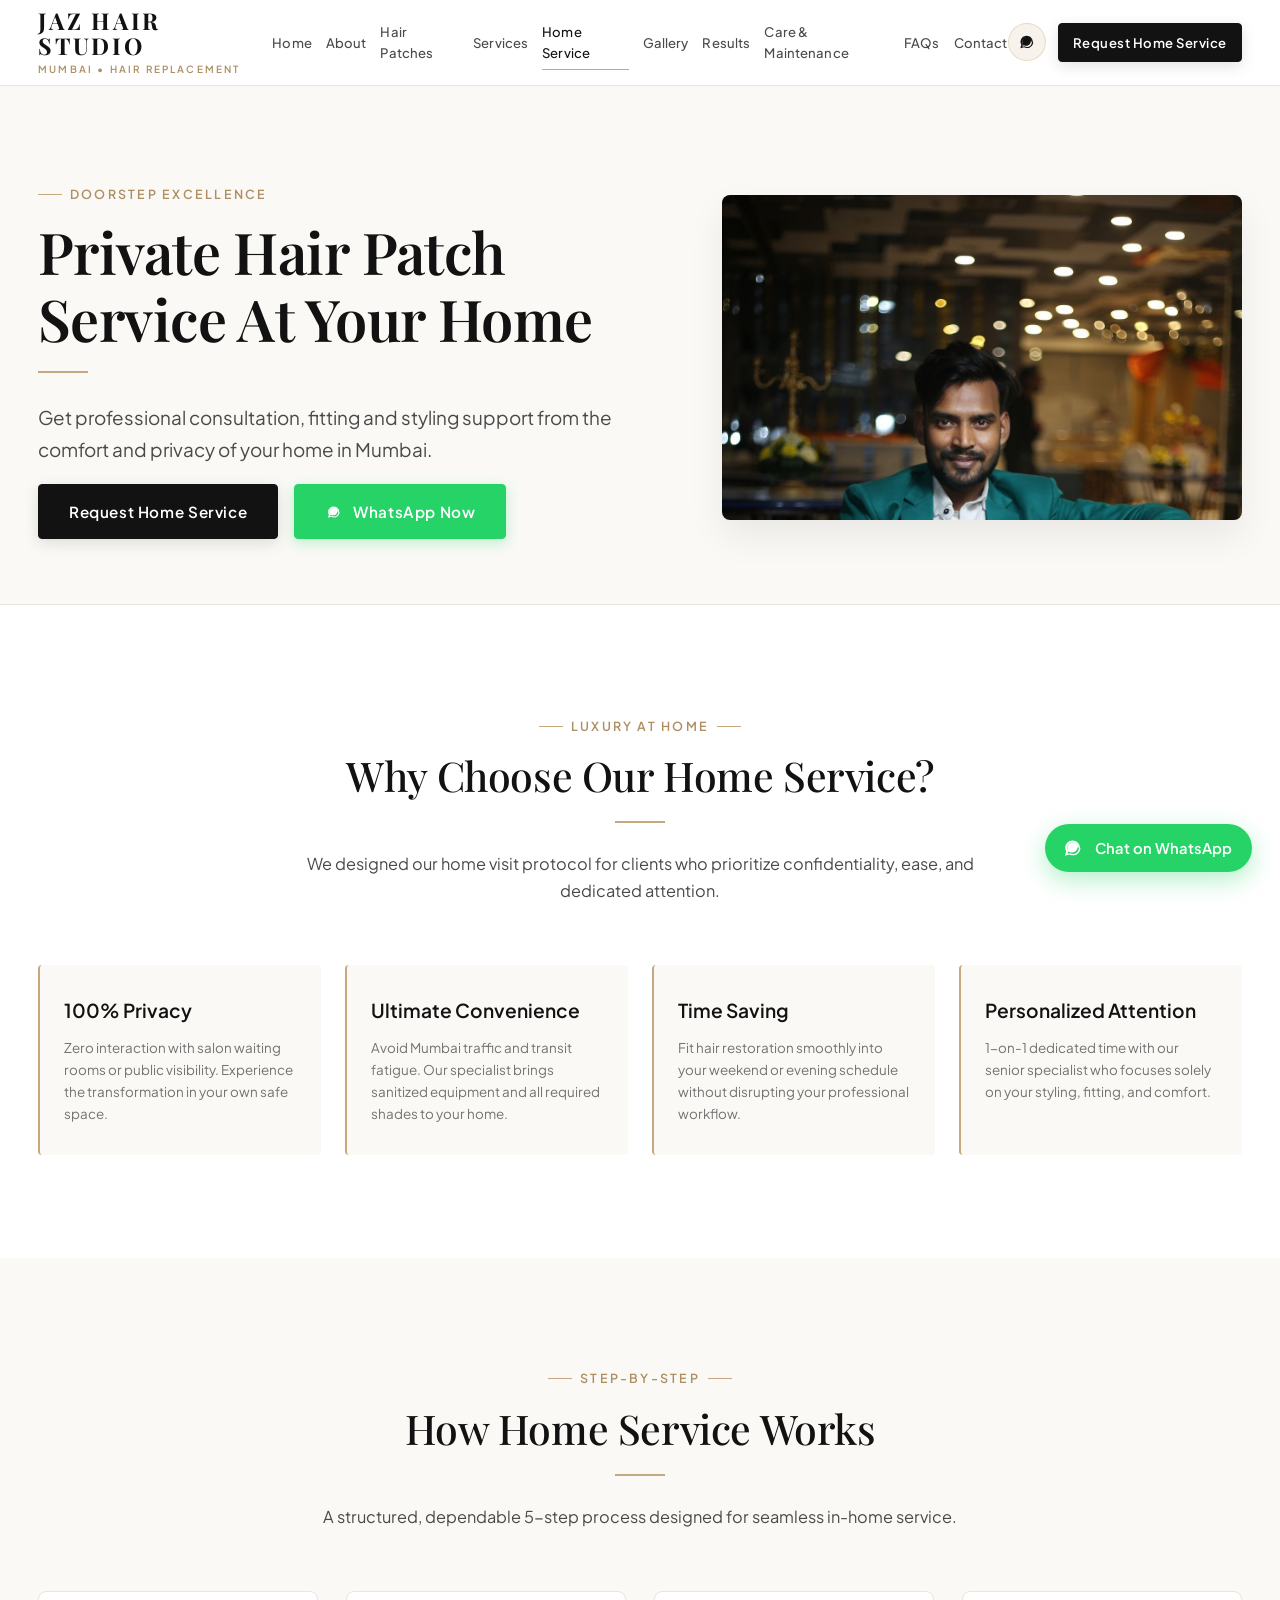
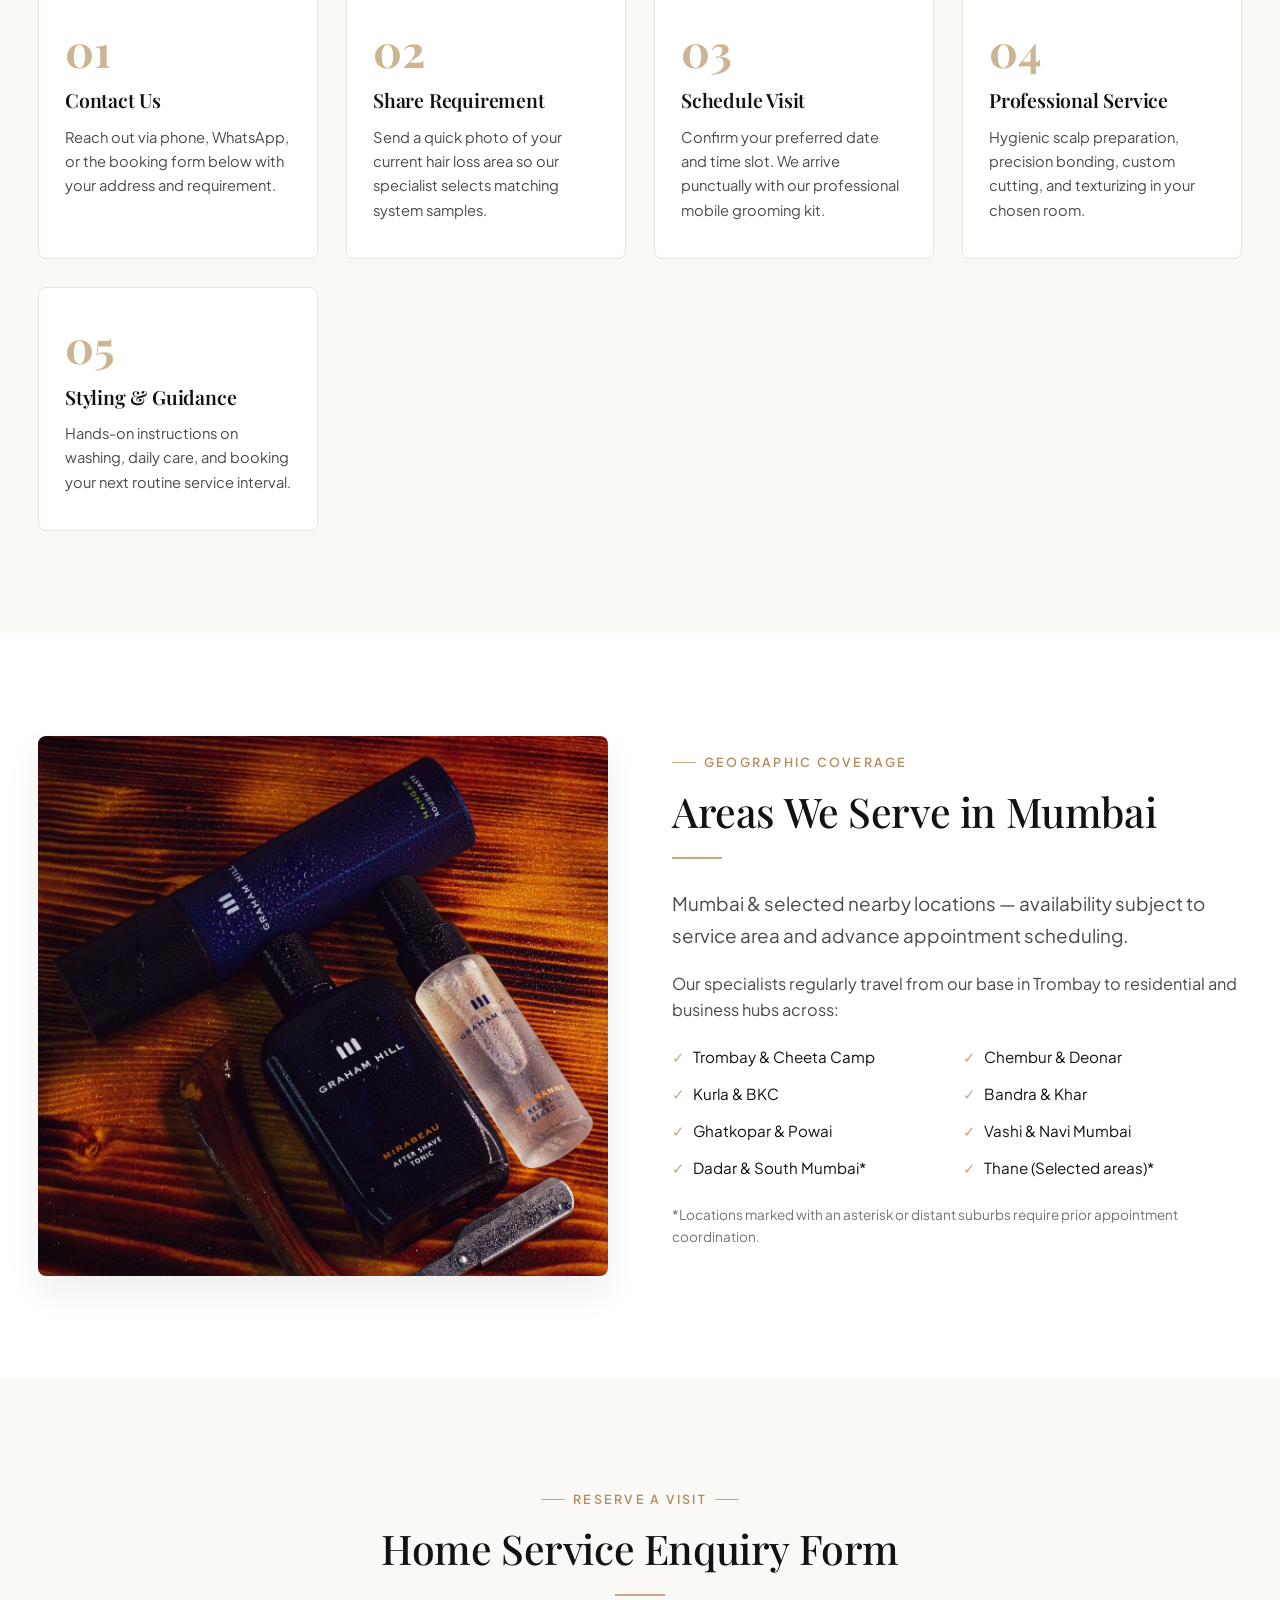
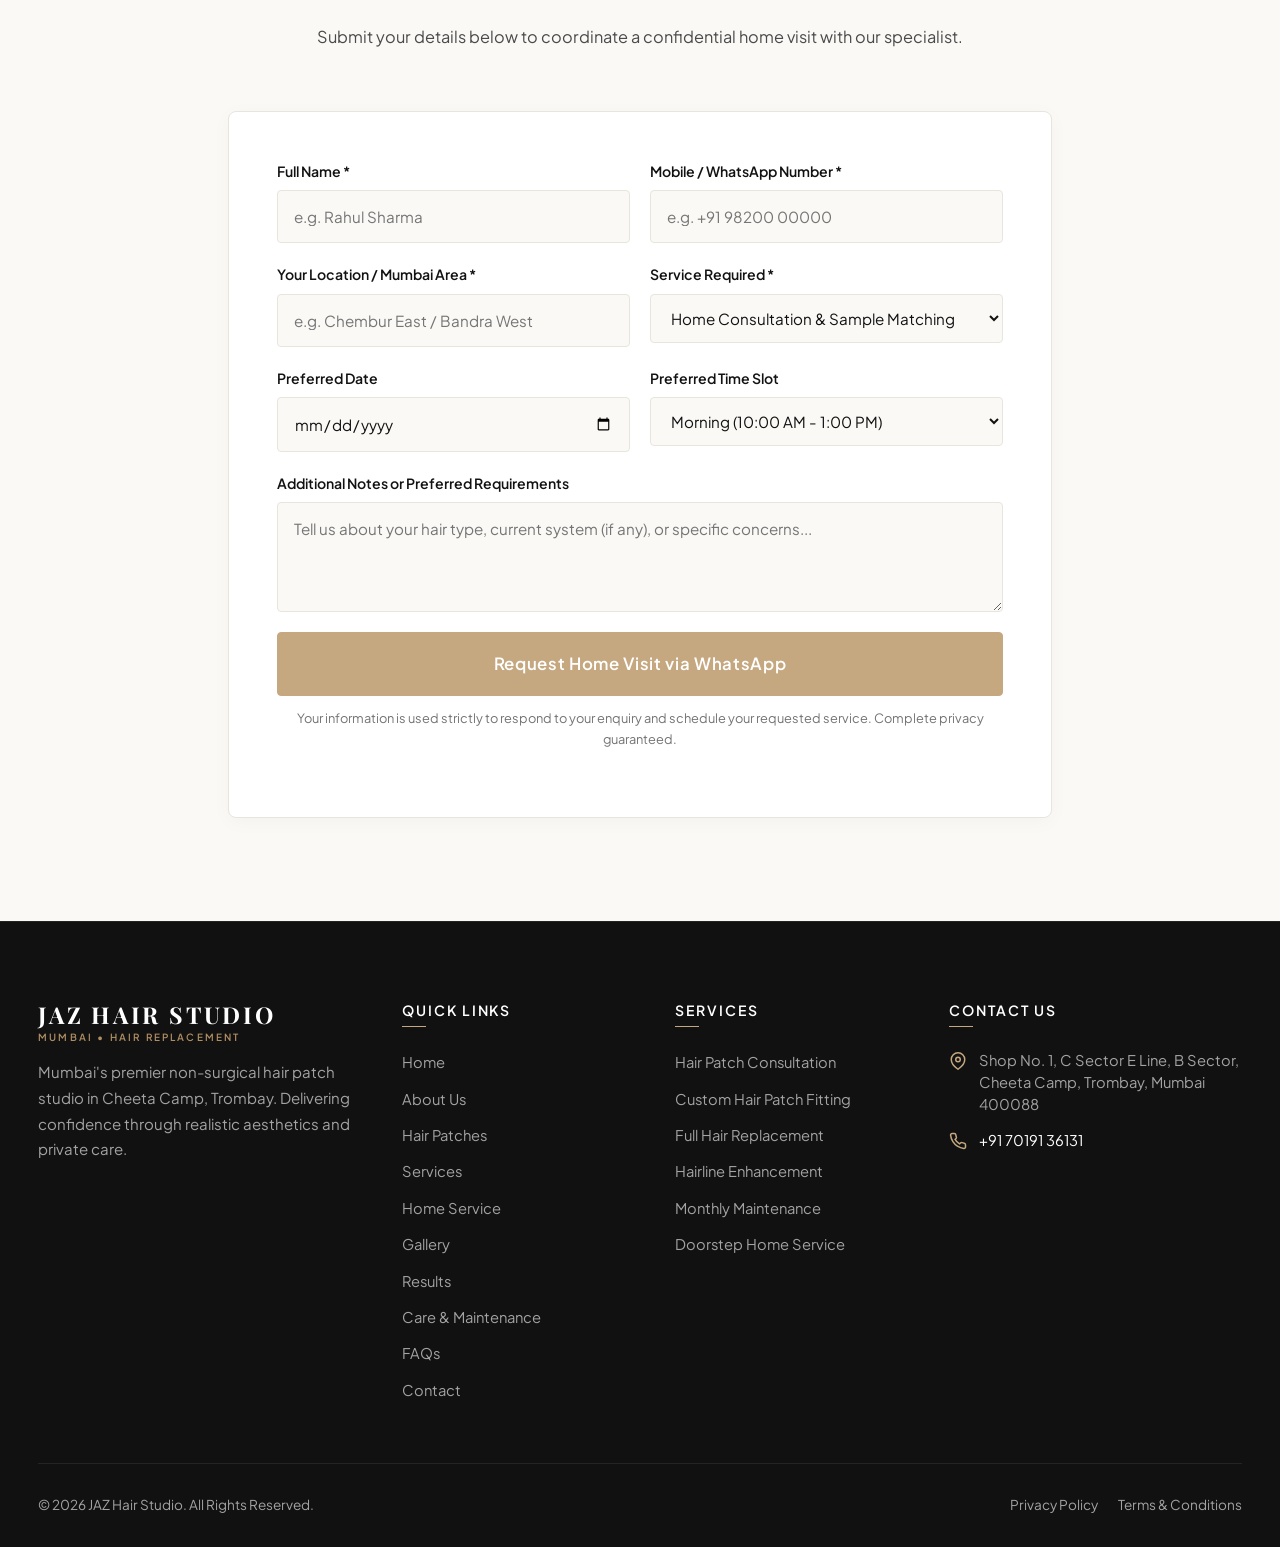
<file: home-service.html>
<!DOCTYPE html>
<html lang="en">
<head>
  <meta charset="UTF-8">
  <meta name="viewport" content="width=device-width, initial-scale=1.0">
  <title>Doorstep Home Service | JAZ Hair Studio Mumbai — Private Hair Patch Care</title>
  <meta name="description" content="Private, confidential non-surgical hair patch fitting, styling, and monthly maintenance at your home in Mumbai. Serving Trombay, Chembur, Bandra, Powai, and Navi Mumbai.">
  <link rel="canonical" href="https://jazhairstudio.com/home-service.html">

  <meta property="og:type" content="article">
  <meta property="og:title" content="Private Hair Patch Home Service | JAZ Hair Studio Mumbai">
  <meta property="og:description" content="Get professional consultation, fitting and styling support from the comfort and privacy of your home in Mumbai.">
  <meta property="og:image" content="assets/images/home-service-hero.jpg">

  <link rel="stylesheet" href="css/style.css">
  <link rel="stylesheet" href="css/components.css">
  <link rel="stylesheet" href="css/responsive.css">

  <script type="application/ld+json">
  {
    "@context": "https://schema.org",
    "@type": "Service",
    "name": "Hair Patch Doorstep Home Service Mumbai",
    "provider": {
      "@type": "HairSalon",
      "name": "JAZ Hair Studio",
      "telephone": "+917019136131",
      "address": {
        "@type": "PostalAddress",
        "streetAddress": "Shop No. 1, C Sector E Line, B Sector, Cheeta Camp, Trombay",
        "addressLocality": "Mumbai",
        "postalCode": "400088",
        "addressCountry": "IN"
      }
    },
    "areaServed": "Mumbai, Maharashtra"
  }
  </script>
</head>
<body>
  <a href="#main-content" class="skip-link">Skip to main content</a>

  <!-- Header -->
  <header class="site-header" id="site-header">
    <div class="header-container">
      <a href="index.html" class="brand-logo" aria-label="JAZ Hair Studio Homepage">
        <span class="brand-logo-text">JAZ HAIR STUDIO</span>
        <span class="brand-logo-sub">Mumbai • Hair Replacement</span>
      </a>

      <nav class="nav-desktop" aria-label="Main Navigation">
        <a href="index.html" class="nav-link">Home</a>
        <a href="about.html" class="nav-link">About</a>
        <a href="hair-patch.html" class="nav-link">Hair Patches</a>
        <a href="services.html" class="nav-link">Services</a>
        <a href="home-service.html" class="nav-link">Home Service</a>
        <a href="gallery.html" class="nav-link">Gallery</a>
        <a href="results.html" class="nav-link">Results</a>
        <a href="maintenance.html" class="nav-link">Care & Maintenance</a>
        <a href="faq.html" class="nav-link">FAQs</a>
        <a href="contact.html" class="nav-link">Contact</a>
      </nav>

      <div class="header-actions">
        <a href="https://wa.me/917019136131?text=Hello%20JAZ%20Hair%20Studio%2C%20I%20would%20like%20to%20book%20a%20Home%20Service%20visit." target="_blank" rel="noopener" class="header-whatsapp-icon" aria-label="WhatsApp JAZ Hair Studio">
          <svg width="20" height="20" viewBox="0 0 24 24" fill="currentColor"><path d="M12.031 6.172c-3.181 0-5.767 2.586-5.768 5.766-.001 1.298.38 2.27 1.019 3.287l-.711 2.598 2.664-.698c.969.54 1.761.817 2.796.817 3.18 0 5.767-2.587 5.768-5.766.001-3.182-2.585-5.768-5.768-5.768zm7.391 5.767c-.002 4.075-3.316 7.39-7.391 7.39-1.258 0-2.443-.321-3.484-.889l-4.547 1.192 1.216-4.439c-.663-1.111-1.025-2.39-1.027-3.254.002-4.075 3.316-7.39 7.391-7.39 4.075 0 7.39 3.315 7.392 7.39zm-1.854 0c0-3.053-2.484-5.536-5.538-5.536-3.052 0-5.536 2.483-5.538 5.536 0 .972.261 1.884.721 2.684l-.454 1.657 1.699-.446c.767.424 1.637.665 2.572.665 3.053 0 5.538-2.483 5.538-5.536zm-4.708 2.871c-.139-.07-.822-.406-.95-.452-.128-.046-.221-.07-.314.07-.093.139-.36.452-.441.545-.081.093-.162.105-.301.035-.139-.07-.588-.217-1.12-.691-.414-.37-.694-.827-.775-.966-.081-.139-.009-.214.061-.283.063-.062.139-.162.209-.243.07-.081.093-.139.139-.232.046-.093.023-.174-.012-.243-.035-.07-.314-.755-.43-1.033-.113-.271-.228-.234-.314-.238l-.268-.005c-.093 0-.244.035-.371.174-.128.139-.487.476-.487 1.16 0 .684.499 1.345.568 1.438.07.093.981 1.498 2.376 2.101.332.143.591.229.793.293.334.106.638.091.879.055.268-.04.822-.336.938-.661.116-.325.116-.603.081-.661-.035-.058-.128-.093-.267-.163z"/></svg>
        </a>
        <a href="#enquiry-form" class="btn btn-primary btn-sm">Request Home Service</a>
        <button class="mobile-nav-toggle" id="mobileNavToggle" aria-label="Toggle Navigation Menu">
          <span></span><span></span><span></span>
        </button>
      </div>
    </div>
  </header>

  <!-- Mobile Drawer -->
  <div class="mobile-drawer-overlay" id="mobileDrawerOverlay"></div>
  <aside class="mobile-drawer" id="mobileDrawer" aria-label="Mobile Navigation">
    <div>
      <div class="brand-logo" style="margin-bottom: 24px;">
        <span class="brand-logo-text">JAZ HAIR STUDIO</span>
        <span class="brand-logo-sub">Mumbai • Hair Replacement</span>
      </div>
      <nav class="mobile-nav-links">
        <a href="index.html">Home</a>
        <a href="about.html">About Us</a>
        <a href="hair-patch.html">Hair Patches</a>
        <a href="services.html">Services</a>
        <a href="home-service.html">Home Service</a>
        <a href="gallery.html">Gallery</a>
        <a href="results.html">Results & Transformations</a>
        <a href="maintenance.html">Care & Maintenance</a>
        <a href="faq.html">FAQs</a>
        <a href="contact.html">Contact Us</a>
      </nav>
    </div>
    <div class="mobile-drawer-footer">
      <a href="tel:+917019136131" class="btn btn-secondary btn-sm">Call: +91 70191 36131</a>
      <a href="https://wa.me/917019136131" target="_blank" rel="noopener" class="btn btn-whatsapp btn-sm">WhatsApp Consultation</a>
    </div>
  </aside>

  <main id="main-content">
    <!-- Hero -->
    <section class="page-hero">
      <div class="container">
        <div class="page-hero-grid">
          <div class="page-hero-content">
            <span class="eyebrow">DOORSTEP EXCELLENCE</span>
            <h1>Private Hair Patch Service At Your Home</h1>
            <div class="divider-gold"></div>
            <p class="lead">
              Get professional consultation, fitting and styling support from the comfort and privacy of your home in Mumbai.
            </p>
            <div class="btn-group">
              <a href="#enquiry-form" class="btn btn-primary">
                <span class="hide-mobile">Request Home Service</span>
                <span class="show-mobile">Book Home Visit</span>
              </a>
              <a href="https://wa.me/917019136131?text=Hello%20JAZ%20Hair%20Studio%2C%20I%20would%20like%20to%20know%20more%20about%20your%20Home%20Service%20availability." target="_blank" rel="noopener" class="btn btn-whatsapp">
                <svg width="18" height="18" viewBox="0 0 24 24" fill="currentColor"><path d="M12.031 6.172c-3.181 0-5.767 2.586-5.768 5.766-.001 1.298.38 2.27 1.019 3.287l-.711 2.598 2.664-.698c.969.54 1.761.817 2.796.817 3.18 0 5.767-2.587 5.768-5.768.001-3.182-2.585-5.768-5.768-5.768zm7.391 5.767c-.002 4.075-3.316 7.39-7.391 7.39-1.258 0-2.443-.321-3.484-.889l-4.547 1.192 1.216-4.439c-.663-1.111-1.025-2.39-1.027-3.254.002-4.075 3.316-7.39 7.391-7.39 4.075 0 7.39 3.315 7.392 7.39zm-1.854 0c0-3.053-2.484-5.536-5.538-5.536-3.052 0-5.536 2.483-5.538 5.536 0 .972.261 1.884.721 2.684l-.454 1.657 1.699-.446c.767.424 1.637.665 2.572.665 3.053 0 5.538-2.483 5.538-5.536zm-4.708 2.871c-.139-.07-.822-.406-.95-.452-.128-.046-.221-.07-.314.07-.093.139-.36.452-.441.545-.081.093-.162.105-.301.035-.139-.07-.588-.217-1.12-.691-.414-.37-.694-.827-.775-.966-.081-.139-.009-.214.061-.283.063-.062.139-.162.209-.243.07-.081.093-.139.139-.232.046-.093.023-.174-.012-.243-.035-.07-.314-.755-.43-1.033-.113-.271-.228-.234-.314-.238l-.268-.005c-.093 0-.244.035-.371.174-.128.139-.487.476-.487 1.16 0 .684.499 1.345.568 1.438.07.093.981 1.498 2.376 2.101.332.143.591.229.793.293.334.106.638.091.879.055.268-.04.822-.336.938-.661.116-.325.116-.603.081-.661-.035-.058-.128-.093-.267-.163z"/></svg>
                <span>WhatsApp Now</span>
              </a>
            </div>
          </div>
          <div class="page-hero-media">
            <img src="assets/images/home-service-hero.jpg" alt="Hair specialist arriving for private home visit">
          </div>
        </div>
      </div>
    </section>

    <!-- Why Choose Home Service? -->
    <section class="section">
      <div class="container">
        <div class="section-header text-center">
          <span class="eyebrow eyebrow-center">LUXURY AT HOME</span>
          <h2>Why Choose Our Home Service?</h2>
          <div class="divider-gold mx-auto"></div>
          <p>We designed our home visit protocol for clients who prioritize confidentiality, ease, and dedicated attention.</p>
        </div>

        <div class="card-grid-4">
          <div class="stat-item" style="padding: 30px 24px;">
            <div class="stat-title" style="font-size: 1.2rem; margin-bottom: 10px;">100% Privacy</div>
            <div class="stat-desc">Zero interaction with salon waiting rooms or public visibility. Experience the transformation in your own safe space.</div>
          </div>

          <div class="stat-item" style="padding: 30px 24px;">
            <div class="stat-title" style="font-size: 1.2rem; margin-bottom: 10px;">Ultimate Convenience</div>
            <div class="stat-desc">Avoid Mumbai traffic and transit fatigue. Our specialist brings sanitized equipment and all required shades to your home.</div>
          </div>

          <div class="stat-item" style="padding: 30px 24px;">
            <div class="stat-title" style="font-size: 1.2rem; margin-bottom: 10px;">Time Saving</div>
            <div class="stat-desc">Fit hair restoration smoothly into your weekend or evening schedule without disrupting your professional workflow.</div>
          </div>

          <div class="stat-item" style="padding: 30px 24px;">
            <div class="stat-title" style="font-size: 1.2rem; margin-bottom: 10px;">Personalized Attention</div>
            <div class="stat-desc">1-on-1 dedicated time with our senior specialist who focuses solely on your styling, fitting, and comfort.</div>
          </div>
        </div>
      </div>
    </section>

    <!-- How Home Service Works (5 Steps) -->
    <section class="section section-bg-secondary">
      <div class="container">
        <div class="section-header text-center">
          <span class="eyebrow eyebrow-center">STEP-BY-STEP</span>
          <h2>How Home Service Works</h2>
          <div class="divider-gold mx-auto"></div>
          <p>A structured, dependable 5-step process designed for seamless in-home service.</p>
        </div>

        <div class="process-grid">
          <div class="process-card">
            <div class="process-num">01</div>
            <h3>Contact Us</h3>
            <p>Reach out via phone, WhatsApp, or the booking form below with your address and requirement.</p>
          </div>

          <div class="process-card">
            <div class="process-num">02</div>
            <h3>Share Requirement</h3>
            <p>Send a quick photo of your current hair loss area so our specialist selects matching system samples.</p>
          </div>

          <div class="process-card">
            <div class="process-num">03</div>
            <h3>Schedule Visit</h3>
            <p>Confirm your preferred date and time slot. We arrive punctually with our professional mobile grooming kit.</p>
          </div>

          <div class="process-card">
            <div class="process-num">04</div>
            <h3>Professional Service</h3>
            <p>Hygienic scalp preparation, precision bonding, custom cutting, and texturizing in your chosen room.</p>
          </div>

          <div class="process-card">
            <div class="process-num">05</div>
            <h3>Styling & Guidance</h3>
            <p>Hands-on instructions on washing, daily care, and booking your next routine service interval.</p>
          </div>
        </div>
      </div>
    </section>

    <!-- Areas We Serve -->
    <section class="section">
      <div class="container">
        <div class="split-section">
          <div class="split-media">
            <img src="assets/images/home-service-split.jpg" alt="Home service client styling session" loading="lazy">
          </div>
          <div>
            <span class="eyebrow">GEOGRAPHIC COVERAGE</span>
            <h2>Areas We Serve in Mumbai</h2>
            <div class="divider-gold"></div>
            <p class="lead">
              Mumbai & selected nearby locations — availability subject to service area and advance appointment scheduling.
            </p>
            <p>
              Our specialists regularly travel from our base in Trombay to residential and business hubs across:
            </p>
            <div class="coverage-grid">
              <div style="display:flex; align-items:center; gap:8px; font-size:0.95rem; color:var(--text-primary);">
                <span style="color:var(--accent-gold);">✓</span> Trombay & Cheeta Camp
              </div>
              <div style="display:flex; align-items:center; gap:8px; font-size:0.95rem; color:var(--text-primary);">
                <span style="color:var(--accent-gold);">✓</span> Chembur & Deonar
              </div>
              <div style="display:flex; align-items:center; gap:8px; font-size:0.95rem; color:var(--text-primary);">
                <span style="color:var(--accent-gold);">✓</span> Kurla & BKC
              </div>
              <div style="display:flex; align-items:center; gap:8px; font-size:0.95rem; color:var(--text-primary);">
                <span style="color:var(--accent-gold);">✓</span> Bandra & Khar
              </div>
              <div style="display:flex; align-items:center; gap:8px; font-size:0.95rem; color:var(--text-primary);">
                <span style="color:var(--accent-gold);">✓</span> Ghatkopar & Powai
              </div>
              <div style="display:flex; align-items:center; gap:8px; font-size:0.95rem; color:var(--text-primary);">
                <span style="color:var(--accent-gold);">✓</span> Vashi & Navi Mumbai
              </div>
              <div style="display:flex; align-items:center; gap:8px; font-size:0.95rem; color:var(--text-primary);">
                <span style="color:var(--accent-gold);">✓</span> Dadar & South Mumbai*
              </div>
              <div style="display:flex; align-items:center; gap:8px; font-size:0.95rem; color:var(--text-primary);">
                <span style="color:var(--accent-gold);">✓</span> Thane (Selected areas)*
              </div>
            </div>
            <p style="font-size: 0.85rem; color: var(--text-muted);">
              *Locations marked with an asterisk or distant suburbs require prior appointment coordination.
            </p>
          </div>
        </div>
      </div>
    </section>

    <!-- Home Service Enquiry Form -->
    <section class="section section-bg-secondary" id="enquiry-form">
      <div class="container container-narrow">
        <div class="section-header text-center">
          <span class="eyebrow eyebrow-center">RESERVE A VISIT</span>
          <h2>Home Service Enquiry Form</h2>
          <div class="divider-gold mx-auto"></div>
          <p>Submit your details below to coordinate a confidential home visit with our specialist.</p>
        </div>

        <div class="luxury-form">
          <form data-whatsapp-form="home-service" aria-label="Home Service Enquiry Form">
            <div class="form-grid-2">
              <div class="form-group">
                <label class="form-label" for="homeName">Full Name *</label>
                <input type="text" id="homeName" name="name" class="form-control" placeholder="e.g. Rahul Sharma" required>
              </div>
              <div class="form-group">
                <label class="form-label" for="homePhone">Mobile / WhatsApp Number *</label>
                <input type="tel" id="homePhone" name="phone" class="form-control" placeholder="e.g. +91 98200 00000" required>
              </div>
            </div>

            <div class="form-grid-2">
              <div class="form-group">
                <label class="form-label" for="homeLocation">Your Location / Mumbai Area *</label>
                <input type="text" id="homeLocation" name="location" class="form-control" placeholder="e.g. Chembur East / Bandra West" required>
              </div>
              <div class="form-group">
                <label class="form-label" for="homeService">Service Required *</label>
                <select id="homeService" name="service" class="form-control" required>
                  <option value="Home Consultation & Sample Matching">Home Consultation & Sample Matching</option>
                  <option value="New Hair Patch Fitting & Styling">New Hair Patch Fitting & Styling</option>
                  <option value="Monthly Hair Patch Maintenance / Re-bonding">Monthly Hair Patch Maintenance / Re-bonding</option>
                  <option value="Hairline Adjustment & Re-touch">Hairline Adjustment & Re-touch</option>
                  <option value="General Hair System Evaluation">General Hair System Evaluation</option>
                </select>
              </div>
            </div>

            <div class="form-grid-2">
              <div class="form-group">
                <label class="form-label" for="homeDate">Preferred Date</label>
                <input type="date" id="homeDate" name="date" class="form-control">
              </div>
              <div class="form-group">
                <label class="form-label" for="homeTime">Preferred Time Slot</label>
                <select id="homeTime" name="time" class="form-control">
                  <option value="Morning (10:00 AM - 1:00 PM)">Morning (10:00 AM - 1:00 PM)</option>
                  <option value="Afternoon (1:00 PM - 5:00 PM)">Afternoon (1:00 PM - 5:00 PM)</option>
                  <option value="Evening (5:00 PM - 8:30 PM)">Evening (5:00 PM - 8:30 PM)</option>
                  <option value="Flexible / Weekend">Flexible / Weekend</option>
                </select>
              </div>
            </div>

            <div class="form-group">
              <label class="form-label" for="homeMessage">Additional Notes or Preferred Requirements</label>
              <textarea id="homeMessage" name="message" class="form-control" placeholder="Tell us about your hair type, current system (if any), or specific concerns..."></textarea>
            </div>

            <button type="submit" class="btn btn-gold btn-lg" style="width: 100%;">
              Request Home Visit via WhatsApp
            </button>

            <p class="form-note">
              Your information is used strictly to respond to your enquiry and schedule your requested service. Complete privacy guaranteed.
            </p>
          </form>
        </div>
      </div>
    </section>
  </main>

  <!-- Footer -->
  <footer class="site-footer">
    <div class="container">
      <div class="footer-grid">
        <div class="footer-col-brand">
          <div class="brand-logo">
            <span class="brand-logo-text">JAZ HAIR STUDIO</span>
            <span class="brand-logo-sub">Mumbai • Hair Replacement</span>
          </div>
          <p>Mumbai's premier non-surgical hair patch studio in Cheeta Camp, Trombay. Delivering confidence through realistic aesthetics and private care.</p>
        </div>
        <div>
          <h4 class="footer-heading">Quick Links</h4>
          <ul class="footer-links">
            <li><a href="index.html">Home</a></li>
            <li><a href="about.html">About Us</a></li>
            <li><a href="hair-patch.html">Hair Patches</a></li>
            <li><a href="services.html">Services</a></li>
            <li><a href="home-service.html">Home Service</a></li>
            <li><a href="gallery.html">Gallery</a></li>
            <li><a href="results.html">Results</a></li>
            <li><a href="maintenance.html">Care & Maintenance</a></li>
            <li><a href="faq.html">FAQs</a></li>
            <li><a href="contact.html">Contact</a></li>
          </ul>
        </div>
        <div>
          <h4 class="footer-heading">Services</h4>
          <ul class="footer-links">
            <li><a href="services.html">Hair Patch Consultation</a></li>
            <li><a href="services.html">Custom Hair Patch Fitting</a></li>
            <li><a href="services.html">Full Hair Replacement</a></li>
            <li><a href="services.html">Hairline Enhancement</a></li>
            <li><a href="maintenance.html">Monthly Maintenance</a></li>
            <li><a href="home-service.html">Doorstep Home Service</a></li>
          </ul>
        </div>
        <div>
          <h4 class="footer-heading">Contact Us</h4>
          <div class="footer-contact-info">
            <div class="footer-contact-item">
              <svg width="18" height="18" viewBox="0 0 24 24" fill="none" stroke="currentColor" stroke-width="2"><path d="M21 10c0 7-9 13-9 13s-9-6-9-13a9 9 0 0 1 18 0z"/><circle cx="12" cy="10" r="3"/></svg>
              <span>Shop No. 1, C Sector E Line, B Sector, Cheeta Camp, Trombay, Mumbai 400088</span>
            </div>
            <div class="footer-contact-item">
              <svg width="18" height="18" viewBox="0 0 24 24" fill="none" stroke="currentColor" stroke-width="2"><path d="M22 16.92v3a2 2 0 0 1-2.18 2 19.79 19.79 0 0 1-8.63-3.07 19.5 19.5 0 0 1-6-6 19.79 19.79 0 0 1-3.07-8.67A2 2 0 0 1 4.11 2h3a2 2 0 0 1 2 1.72 12.84 12.84 0 0 0 .7 2.81 2 2 0 0 1-.45 2.11L8.09 9.91a16 16 0 0 0 6 6l1.27-1.27a2 2 0 0 1 2.11-.45 12.84 12.84 0 0 0 2.81.7A2 2 0 0 1 22 16.92z"/></svg>
              <a href="tel:+917019136131" style="color: #fff;">+91 70191 36131</a>
            </div>
          </div>
        </div>
      </div>
      <div class="footer-bottom">
        <div>© 2026 JAZ Hair Studio. All Rights Reserved.</div>
        <div class="footer-bottom-links">
          <a href="privacy.html">Privacy Policy</a>
          <a href="terms.html">Terms & Conditions</a>
        </div>
      </div>
    </div>
  </footer>

  <!-- Floating WhatsApp & Mobile Sticky Bar -->
  <a href="https://wa.me/917019136131?text=Hello%20JAZ%20Hair%20Studio%2C%20I%20would%20like%20to%20enquire%20about%20your%20services." target="_blank" rel="noopener" class="floating-whatsapp" aria-label="Chat on WhatsApp">
    <svg viewBox="0 0 24 24" fill="currentColor"><path d="M12.031 6.172c-3.181 0-5.767 2.586-5.768 5.766-.001 1.298.38 2.27 1.019 3.287l-.711 2.598 2.664-.698c.969.54 1.761.817 2.796.817 3.18 0 5.767-2.587 5.768-5.766.001-3.182-2.585-5.768-5.768-5.768zm7.391 5.767c-.002 4.075-3.316 7.39-7.391 7.39-1.258 0-2.443-.321-3.484-.889l-4.547 1.192 1.216-4.439c-.663-1.111-1.025-2.39-1.027-3.254.002-4.075 3.316-7.39 7.391-7.39 4.075 0 7.39 3.315 7.392 7.39zm-1.854 0c0-3.053-2.484-5.536-5.538-5.536-3.052 0-5.536 2.483-5.538 5.536 0 .972.261 1.884.721 2.684l-.454 1.657 1.699-.446c.767.424 1.637.665 2.572.665 3.053 0 5.538-2.483 5.538-5.536zm-4.708 2.871c-.139-.07-.822-.406-.95-.452-.128-.046-.221-.07-.314.07-.093.139-.36.452-.441.545-.081.093-.162.105-.301.035-.139-.07-.588-.217-1.12-.691-.414-.37-.694-.827-.775-.966-.081-.139-.009-.214.061-.283.063-.062.139-.162.209-.243.07-.081.093-.139.139-.232.046-.093.023-.174-.012-.243-.035-.07-.314-.755-.43-1.033-.113-.271-.228-.234-.314-.238l-.268-.005c-.093 0-.244.035-.371.174-.128.139-.487.476-.487 1.16 0 .684.499 1.345.568 1.438.07.093.981 1.498 2.376 2.101.332.143.591.229.793.293.334.106.638.091.879.055.268-.04.822-.336.938-.661.116-.325.116-.603.081-.661-.035-.058-.128-.093-.267-.163z"/></svg>
    <span>Chat on WhatsApp</span>
  </a>
  <div class="mobile-sticky-bar">
    <div class="mobile-sticky-grid">
      <a href="tel:+917019136131" class="btn btn-secondary btn-sm" style="width: 100%;">Call Now</a>
      <a href="https://wa.me/917019136131" target="_blank" rel="noopener" class="btn btn-whatsapp btn-sm" style="width: 100%;">WhatsApp</a>
    </div>
  </div>

  <script src="js/main.js"></script>
</body>
</html>
</file>
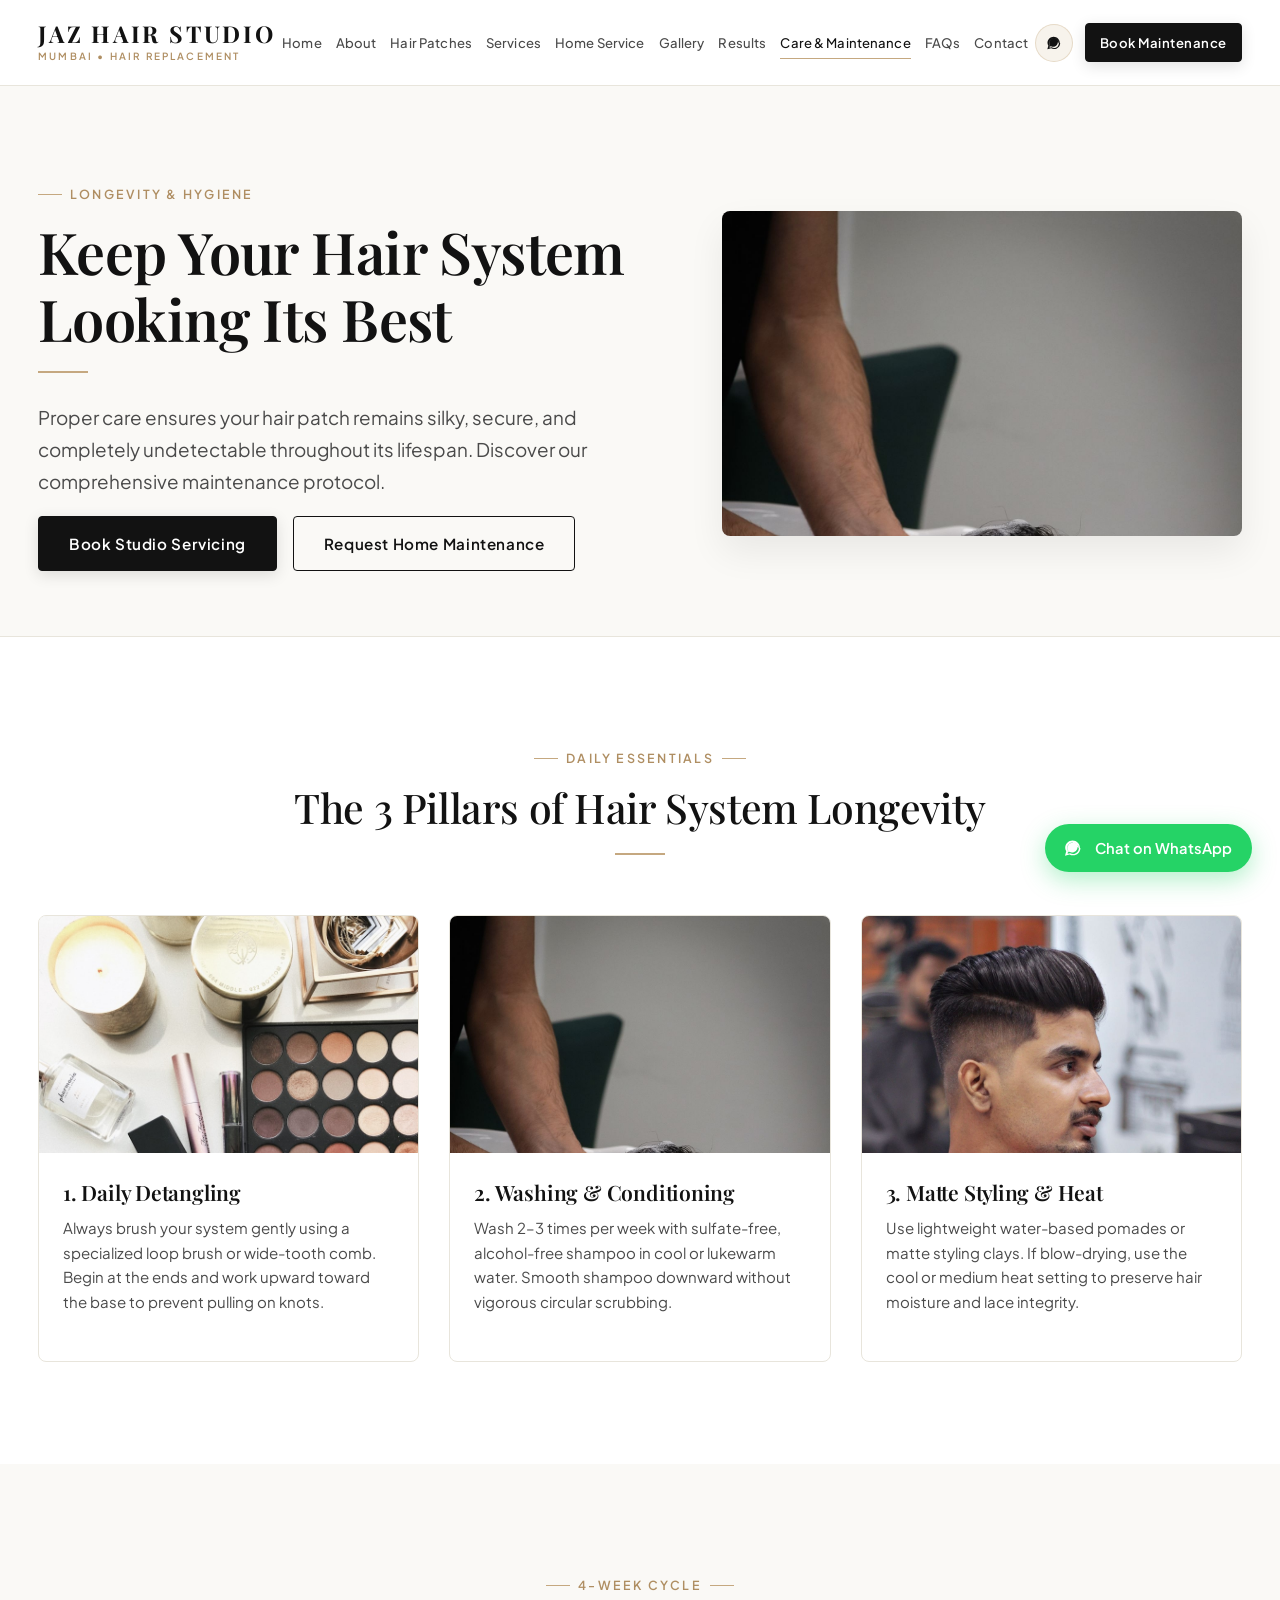
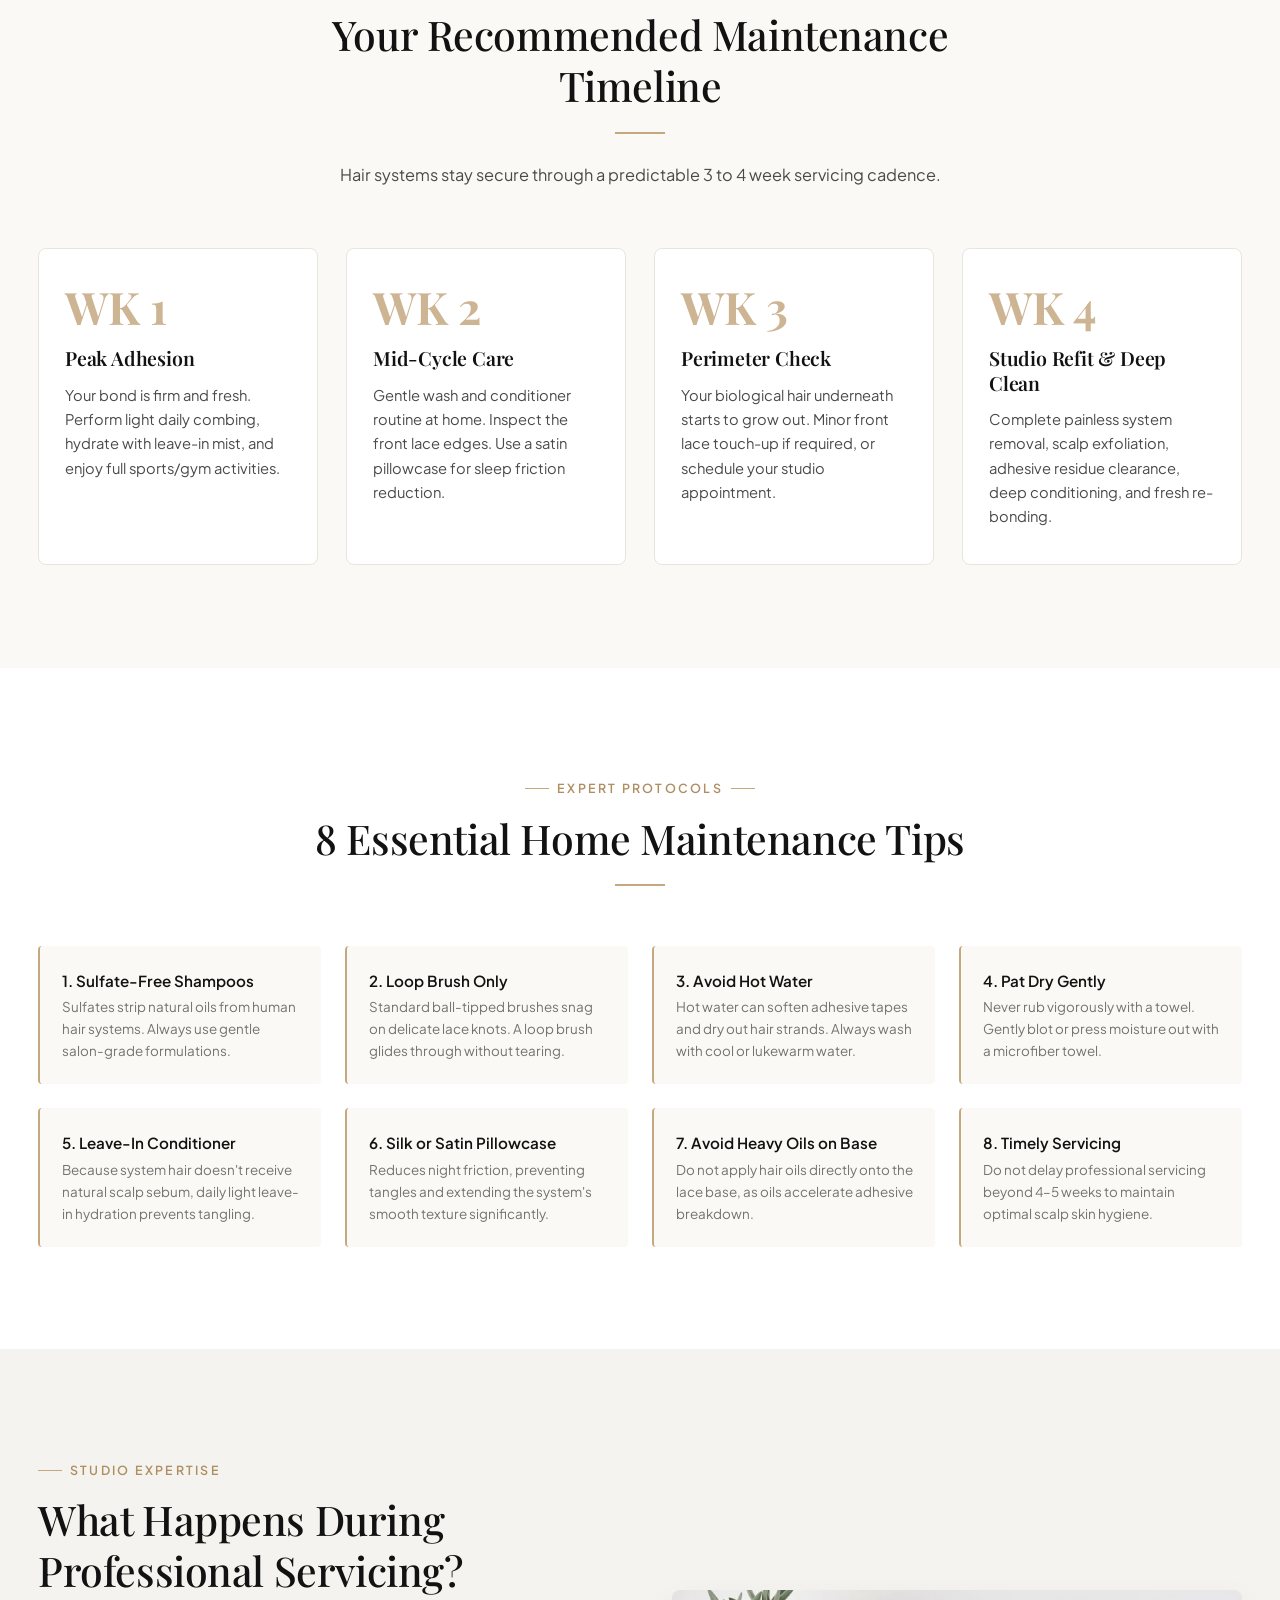
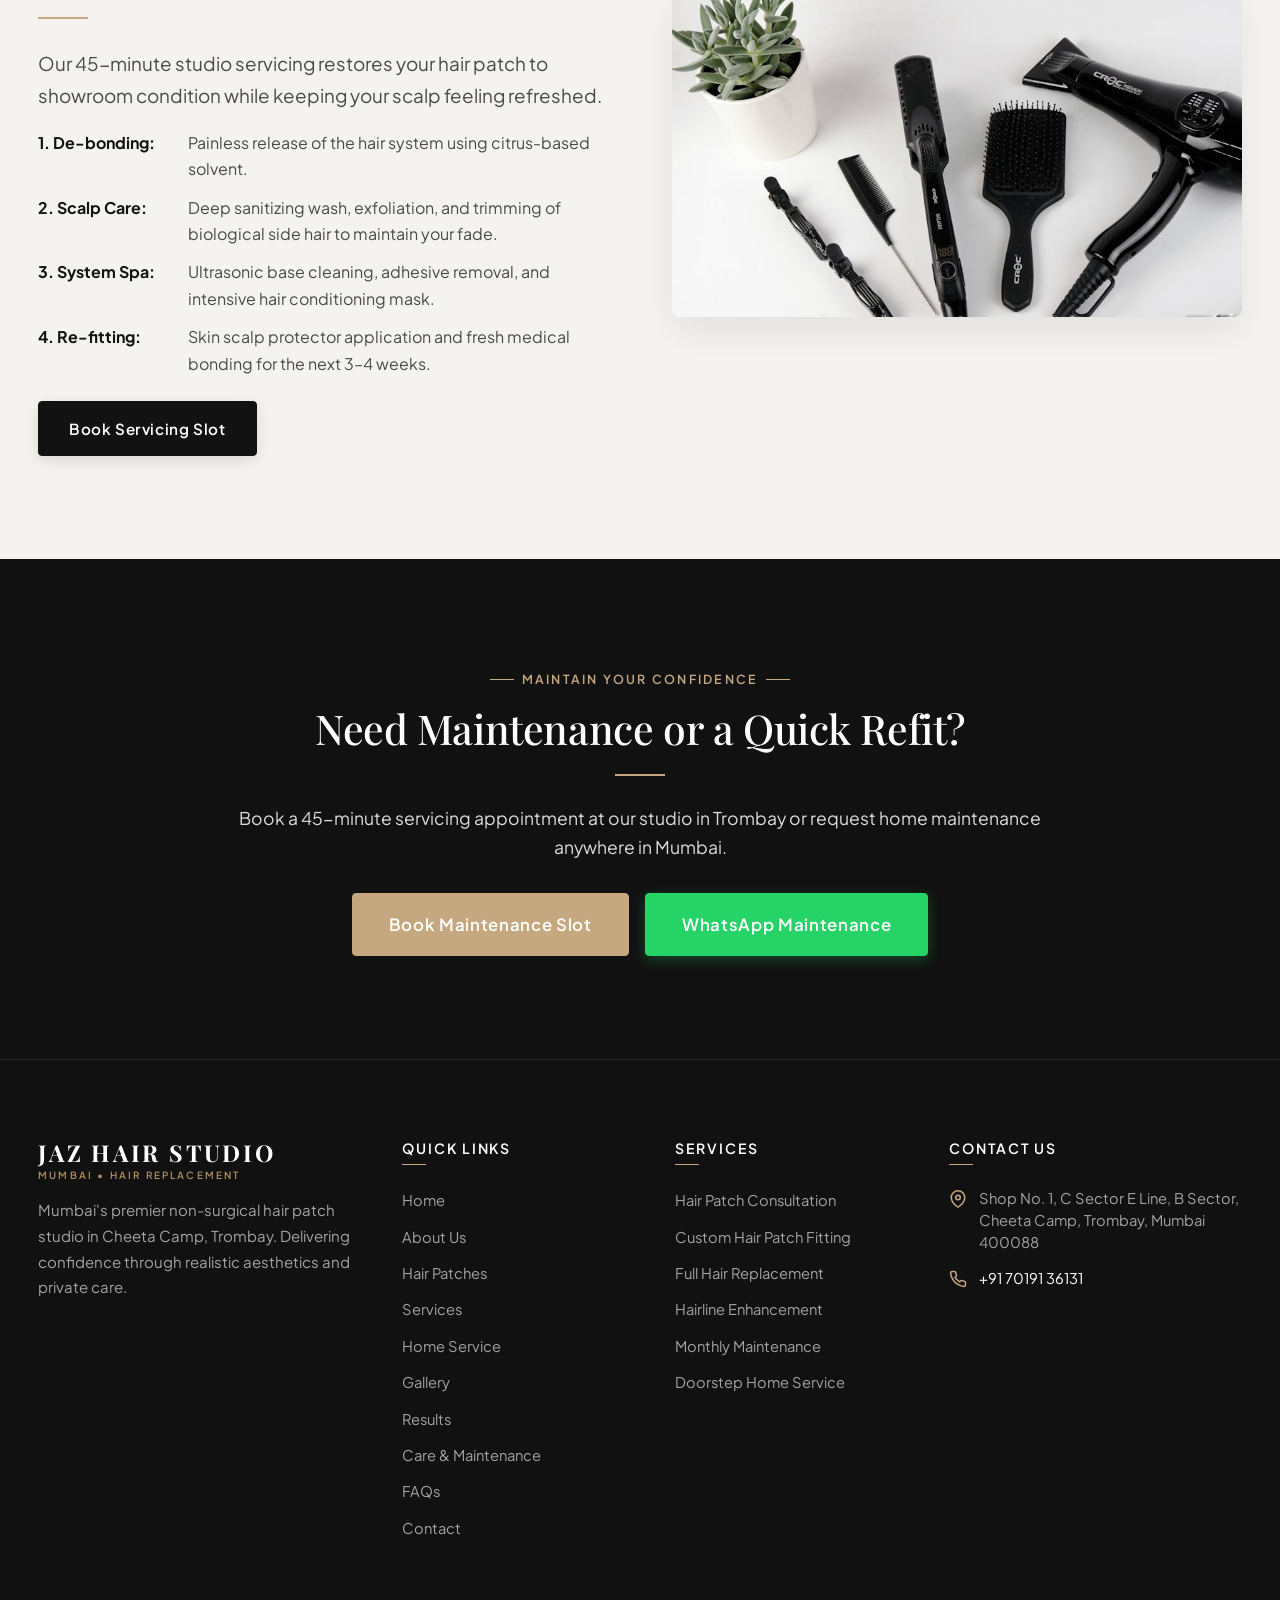
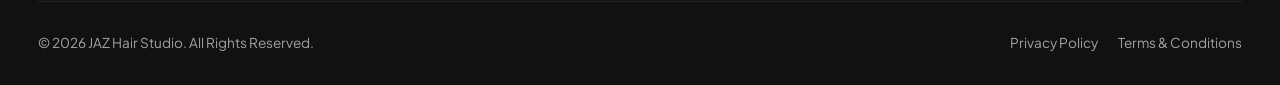
<file: maintenance.html>
<!DOCTYPE html>
<html lang="en">
<head>
  <meta charset="UTF-8">
  <meta name="viewport" content="width=device-width, initial-scale=1.0">
  <title>Care & Maintenance Guide | JAZ Hair Studio Mumbai — Hair System Longevity</title>
  <meta name="description" content="Official care and maintenance guide for non-surgical hair patches. Washing techniques, daily brushing, 4-week service schedules, and studio refitting in Mumbai.">
  <link rel="canonical" href="https://jazhairstudio.com/maintenance.html">

  <meta property="og:type" content="article">
  <meta property="og:title" content="Hair Patch Care & Maintenance | JAZ Hair Studio Mumbai">
  <meta property="og:description" content="Keep your non-surgical hair system looking fresh, soft, and secure with our expert maintenance guide.">
  <meta property="og:image" content="assets/images/care-washing.jpg">

  <link rel="stylesheet" href="css/style.css">
  <link rel="stylesheet" href="css/components.css">
  <link rel="stylesheet" href="css/responsive.css">

  <script type="application/ld+json">
  {
    "@context": "https://schema.org",
    "@type": "HowTo",
    "name": "How to Maintain a Non-Surgical Hair Patch System",
    "description": "Daily and monthly maintenance guide for non-surgical hair patch wearers.",
    "step": [
      {
        "@type": "HowToStep",
        "name": "Daily Gentle Detangling",
        "text": "Use a specialized loop brush or wide-tooth comb starting from tips upward."
      },
      {
        "@type": "HowToStep",
        "name": "Sulfate-Free Washing",
        "text": "Wash with lukewarm water using downward strokes, avoiding vigorous circular scrubbing."
      },
      {
        "@type": "HowToStep",
        "name": "Monthly Professional Servicing",
        "text": "Visit JAZ Hair Studio every 3 to 4 weeks for deep scalp cleansing and fresh adhesive bonding."
      }
    ]
  }
  </script>
</head>
<body>
  <a href="#main-content" class="skip-link">Skip to main content</a>

  <!-- Header -->
  <header class="site-header" id="site-header">
    <div class="header-container">
      <a href="index.html" class="brand-logo" aria-label="JAZ Hair Studio Homepage">
        <span class="brand-logo-text">JAZ HAIR STUDIO</span>
        <span class="brand-logo-sub">Mumbai • Hair Replacement</span>
      </a>

      <nav class="nav-desktop" aria-label="Main Navigation">
        <a href="index.html" class="nav-link">Home</a>
        <a href="about.html" class="nav-link">About</a>
        <a href="hair-patch.html" class="nav-link">Hair Patches</a>
        <a href="services.html" class="nav-link">Services</a>
        <a href="home-service.html" class="nav-link">Home Service</a>
        <a href="gallery.html" class="nav-link">Gallery</a>
        <a href="results.html" class="nav-link">Results</a>
        <a href="maintenance.html" class="nav-link">Care & Maintenance</a>
        <a href="faq.html" class="nav-link">FAQs</a>
        <a href="contact.html" class="nav-link">Contact</a>
      </nav>

      <div class="header-actions">
        <a href="https://wa.me/917019136131?text=Hello%20JAZ%20Hair%20Studio%2C%20I%20would%20like%20to%20book%20a%20maintenance%20session." target="_blank" rel="noopener" class="header-whatsapp-icon" aria-label="WhatsApp JAZ Hair Studio">
          <svg width="20" height="20" viewBox="0 0 24 24" fill="currentColor"><path d="M12.031 6.172c-3.181 0-5.767 2.586-5.768 5.766-.001 1.298.38 2.27 1.019 3.287l-.711 2.598 2.664-.698c.969.54 1.761.817 2.796.817 3.18 0 5.767-2.587 5.768-5.766.001-3.182-2.585-5.768-5.768-5.768zm7.391 5.767c-.002 4.075-3.316 7.39-7.391 7.39-1.258 0-2.443-.321-3.484-.889l-4.547 1.192 1.216-4.439c-.663-1.111-1.025-2.39-1.027-3.254.002-4.075 3.316-7.39 7.391-7.39 4.075 0 7.39 3.315 7.392 7.39zm-1.854 0c0-3.053-2.484-5.536-5.538-5.536-3.052 0-5.536 2.483-5.538 5.536 0 .972.261 1.884.721 2.684l-.454 1.657 1.699-.446c.767.424 1.637.665 2.572.665 3.053 0 5.538-2.483 5.538-5.536zm-4.708 2.871c-.139-.07-.822-.406-.95-.452-.128-.046-.221-.07-.314.07-.093.139-.36.452-.441.545-.081.093-.162.105-.301.035-.139-.07-.588-.217-1.12-.691-.414-.37-.694-.827-.775-.966-.081-.139-.009-.214.061-.283.063-.062.139-.162.209-.243.07-.081.093-.139.139-.232.046-.093.023-.174-.012-.243-.035-.07-.314-.755-.43-1.033-.113-.271-.228-.234-.314-.238l-.268-.005c-.093 0-.244.035-.371.174-.128.139-.487.476-.487 1.16 0 .684.499 1.345.568 1.438.07.093.981 1.498 2.376 2.101.332.143.591.229.793.293.334.106.638.091.879.055.268-.04.822-.336.938-.661.116-.325.116-.603.081-.661-.035-.058-.128-.093-.267-.163z"/></svg>
        </a>
        <a href="contact.html" class="btn btn-primary btn-sm">Book Maintenance</a>
        <button class="mobile-nav-toggle" id="mobileNavToggle" aria-label="Toggle Navigation Menu">
          <span></span><span></span><span></span>
        </button>
      </div>
    </div>
  </header>

  <!-- Mobile Drawer -->
  <div class="mobile-drawer-overlay" id="mobileDrawerOverlay"></div>
  <aside class="mobile-drawer" id="mobileDrawer" aria-label="Mobile Navigation">
    <div>
      <div class="brand-logo" style="margin-bottom: 24px;">
        <span class="brand-logo-text">JAZ HAIR STUDIO</span>
        <span class="brand-logo-sub">Mumbai • Hair Replacement</span>
      </div>
      <nav class="mobile-nav-links">
        <a href="index.html">Home</a>
        <a href="about.html">About Us</a>
        <a href="hair-patch.html">Hair Patches</a>
        <a href="services.html">Services</a>
        <a href="home-service.html">Home Service</a>
        <a href="gallery.html">Gallery</a>
        <a href="results.html">Results & Transformations</a>
        <a href="maintenance.html">Care & Maintenance</a>
        <a href="faq.html">FAQs</a>
        <a href="contact.html">Contact Us</a>
      </nav>
    </div>
    <div class="mobile-drawer-footer">
      <a href="tel:+917019136131" class="btn btn-secondary btn-sm">Call: +91 70191 36131</a>
      <a href="https://wa.me/917019136131" target="_blank" rel="noopener" class="btn btn-whatsapp btn-sm">WhatsApp Consultation</a>
    </div>
  </aside>

  <main id="main-content">
    <!-- Hero -->
    <section class="page-hero">
      <div class="container">
        <div class="page-hero-grid">
          <div class="page-hero-content">
            <span class="eyebrow">LONGEVITY & HYGIENE</span>
            <h1>Keep Your Hair System Looking Its Best</h1>
            <div class="divider-gold"></div>
            <p class="lead">
              Proper care ensures your hair patch remains silky, secure, and completely undetectable throughout its lifespan. Discover our comprehensive maintenance protocol.
            </p>
            <div class="btn-group">
              <a href="contact.html" class="btn btn-primary">
                <span class="hide-mobile">Book Studio Servicing</span>
                <span class="show-mobile">Studio Service</span>
              </a>
              <a href="home-service.html" class="btn btn-secondary">
                <span class="hide-mobile">Request Home Maintenance</span>
                <span class="show-mobile">Home Service</span>
              </a>
            </div>
          </div>
          <div class="page-hero-media">
            <img src="assets/images/care-washing.jpg" alt="Hair system washing and conditioning">
          </div>
        </div>
      </div>
    </section>

    <!-- 3 Core Pillars of Care (Daily, Washing, Styling) -->
    <section class="section">
      <div class="container">
        <div class="section-header text-center">
          <span class="eyebrow eyebrow-center">DAILY ESSENTIALS</span>
          <h2>The 3 Pillars of Hair System Longevity</h2>
          <div class="divider-gold mx-auto"></div>
        </div>

        <div class="card-grid-3">
          <!-- Pillar 1: Daily Care -->
          <div class="card-luxury">
            <div class="card-image-wrap">
              <img src="assets/images/care-daily.jpg" alt="Daily brushing care" loading="lazy">
            </div>
            <div class="card-body">
              <h3 class="card-title">1. Daily Detangling</h3>
              <p class="card-text">
                Always brush your system gently using a specialized loop brush or wide-tooth comb. Begin at the ends and work upward toward the base to prevent pulling on knots.
              </p>
            </div>
          </div>

          <!-- Pillar 2: Washing -->
          <div class="card-luxury">
            <div class="card-image-wrap">
              <img src="assets/images/care-washing.jpg" alt="Washing hair patch" loading="lazy">
            </div>
            <div class="card-body">
              <h3 class="card-title">2. Washing & Conditioning</h3>
              <p class="card-text">
                Wash 2–3 times per week with sulfate-free, alcohol-free shampoo in cool or lukewarm water. Smooth shampoo downward without vigorous circular scrubbing.
              </p>
            </div>
          </div>

          <!-- Pillar 3: Styling -->
          <div class="card-luxury">
            <div class="card-image-wrap">
              <img src="assets/images/solution-styling.jpg" alt="Styling hair system" loading="lazy">
            </div>
            <div class="card-body">
              <h3 class="card-title">3. Matte Styling & Heat</h3>
              <p class="card-text">
                Use lightweight water-based pomades or matte styling clays. If blow-drying, use the cool or medium heat setting to preserve hair moisture and lace integrity.
              </p>
            </div>
          </div>
        </div>
      </div>
    </section>

    <!-- Maintenance Schedule Visual Timeline -->
    <section class="section section-bg-secondary">
      <div class="container">
        <div class="section-header text-center">
          <span class="eyebrow eyebrow-center">4-WEEK CYCLE</span>
          <h2>Your Recommended Maintenance Timeline</h2>
          <div class="divider-gold mx-auto"></div>
          <p>Hair systems stay secure through a predictable 3 to 4 week servicing cadence.</p>
        </div>

        <div class="process-grid">
          <div class="process-card">
            <div class="process-num">WK 1</div>
            <h3>Peak Adhesion</h3>
            <p>Your bond is firm and fresh. Perform light daily combing, hydrate with leave-in mist, and enjoy full sports/gym activities.</p>
          </div>

          <div class="process-card">
            <div class="process-num">WK 2</div>
            <h3>Mid-Cycle Care</h3>
            <p>Gentle wash and conditioner routine at home. Inspect the front lace edges. Use a satin pillowcase for sleep friction reduction.</p>
          </div>

          <div class="process-card">
            <div class="process-num">WK 3</div>
            <h3>Perimeter Check</h3>
            <p>Your biological hair underneath starts to grow out. Minor front lace touch-up if required, or schedule your studio appointment.</p>
          </div>

          <div class="process-card">
            <div class="process-num">WK 4</div>
            <h3>Studio Refit & Deep Clean</h3>
            <p>Complete painless system removal, scalp exfoliation, adhesive residue clearance, deep conditioning, and fresh re-bonding.</p>
          </div>
        </div>
      </div>
    </section>

    <!-- 8 Home Maintenance Tips -->
    <section class="section">
      <div class="container">
        <div class="section-header text-center">
          <span class="eyebrow eyebrow-center">EXPERT PROTOCOLS</span>
          <h2>8 Essential Home Maintenance Tips</h2>
          <div class="divider-gold mx-auto"></div>
        </div>

        <div class="card-grid-4">
          <div class="stat-item" style="padding: 22px;">
            <div class="stat-title">1. Sulfate-Free Shampoos</div>
            <div class="stat-desc">Sulfates strip natural oils from human hair systems. Always use gentle salon-grade formulations.</div>
          </div>
          <div class="stat-item" style="padding: 22px;">
            <div class="stat-title">2. Loop Brush Only</div>
            <div class="stat-desc">Standard ball-tipped brushes snag on delicate lace knots. A loop brush glides through without tearing.</div>
          </div>
          <div class="stat-item" style="padding: 22px;">
            <div class="stat-title">3. Avoid Hot Water</div>
            <div class="stat-desc">Hot water can soften adhesive tapes and dry out hair strands. Always wash with cool or lukewarm water.</div>
          </div>
          <div class="stat-item" style="padding: 22px;">
            <div class="stat-title">4. Pat Dry Gently</div>
            <div class="stat-desc">Never rub vigorously with a towel. Gently blot or press moisture out with a microfiber towel.</div>
          </div>
          <div class="stat-item" style="padding: 22px;">
            <div class="stat-title">5. Leave-In Conditioner</div>
            <div class="stat-desc">Because system hair doesn't receive natural scalp sebum, daily light leave-in hydration prevents tangling.</div>
          </div>
          <div class="stat-item" style="padding: 22px;">
            <div class="stat-title">6. Silk or Satin Pillowcase</div>
            <div class="stat-desc">Reduces night friction, preventing tangles and extending the system's smooth texture significantly.</div>
          </div>
          <div class="stat-item" style="padding: 22px;">
            <div class="stat-title">7. Avoid Heavy Oils on Base</div>
            <div class="stat-desc">Do not apply hair oils directly onto the lace base, as oils accelerate adhesive breakdown.</div>
          </div>
          <div class="stat-item" style="padding: 22px;">
            <div class="stat-title">8. Timely Servicing</div>
            <div class="stat-desc">Do not delay professional servicing beyond 4–5 weeks to maintain optimal scalp skin hygiene.</div>
          </div>
        </div>
      </div>
    </section>

    <!-- When to Visit the Studio & Professional Service -->
    <section class="section section-bg-tertiary">
      <div class="container">
        <div class="split-section">
          <div>
            <span class="eyebrow">STUDIO EXPERTISE</span>
            <h2>What Happens During Professional Servicing?</h2>
            <div class="divider-gold"></div>
            <p class="lead">
              Our 45-minute studio servicing restores your hair patch to showroom condition while keeping your scalp feeling refreshed.
            </p>
            <ul style="display: flex; flex-direction: column; gap: 12px; margin-bottom: 24px;">
              <li style="display: flex; gap: 10px; color: var(--text-secondary);">
                <strong style="color: var(--text-primary); min-width: 140px;">1. De-bonding:</strong>
                Painless release of the hair system using citrus-based solvent.
              </li>
              <li style="display: flex; gap: 10px; color: var(--text-secondary);">
                <strong style="color: var(--text-primary); min-width: 140px;">2. Scalp Care:</strong>
                Deep sanitizing wash, exfoliation, and trimming of biological side hair to maintain your fade.
              </li>
              <li style="display: flex; gap: 10px; color: var(--text-secondary);">
                <strong style="color: var(--text-primary); min-width: 140px;">3. System Spa:</strong>
                Ultrasonic base cleaning, adhesive removal, and intensive hair conditioning mask.
              </li>
              <li style="display: flex; gap: 10px; color: var(--text-secondary);">
                <strong style="color: var(--text-primary); min-width: 140px;">4. Re-fitting:</strong>
                Skin scalp protector application and fresh medical bonding for the next 3–4 weeks.
              </li>
            </ul>
            <a href="contact.html" class="btn btn-primary">Book Servicing Slot</a>
          </div>
          <div class="split-media">
            <img src="assets/images/solution-maintenance.jpg" alt="Professional hair patch cleaning at JAZ Hair Studio" loading="lazy">
          </div>
        </div>
      </div>
    </section>

    <!-- CTA -->
    <section class="section section-bg-dark text-center">
      <div class="container container-narrow">
        <span class="eyebrow eyebrow-center" style="color: var(--accent-gold);">MAINTAIN YOUR CONFIDENCE</span>
        <h2 style="color: #FFFFFF;">Need Maintenance or a Quick Refit?</h2>
        <div class="divider-gold mx-auto"></div>
        <p style="color: rgba(255,255,255,0.85); font-size: 1.1rem; margin-bottom: 30px;">
          Book a 45-minute servicing appointment at our studio in Trombay or request home maintenance anywhere in Mumbai.
        </p>
        <div class="btn-group" style="justify-content: center;">
          <a href="contact.html" class="btn btn-gold btn-lg">Book Maintenance Slot</a>
          <a href="https://wa.me/917019136131?text=Hello%20JAZ%20Hair%20Studio%2C%20I%20would%20like%20to%20book%20a%20maintenance%20session." target="_blank" rel="noopener" class="btn btn-whatsapp btn-lg">WhatsApp Maintenance</a>
        </div>
      </div>
    </section>
  </main>

  <!-- Footer -->
  <footer class="site-footer">
    <div class="container">
      <div class="footer-grid">
        <div class="footer-col-brand">
          <div class="brand-logo">
            <span class="brand-logo-text">JAZ HAIR STUDIO</span>
            <span class="brand-logo-sub">Mumbai • Hair Replacement</span>
          </div>
          <p>Mumbai's premier non-surgical hair patch studio in Cheeta Camp, Trombay. Delivering confidence through realistic aesthetics and private care.</p>
        </div>
        <div>
          <h4 class="footer-heading">Quick Links</h4>
          <ul class="footer-links">
            <li><a href="index.html">Home</a></li>
            <li><a href="about.html">About Us</a></li>
            <li><a href="hair-patch.html">Hair Patches</a></li>
            <li><a href="services.html">Services</a></li>
            <li><a href="home-service.html">Home Service</a></li>
            <li><a href="gallery.html">Gallery</a></li>
            <li><a href="results.html">Results</a></li>
            <li><a href="maintenance.html">Care & Maintenance</a></li>
            <li><a href="faq.html">FAQs</a></li>
            <li><a href="contact.html">Contact</a></li>
          </ul>
        </div>
        <div>
          <h4 class="footer-heading">Services</h4>
          <ul class="footer-links">
            <li><a href="services.html">Hair Patch Consultation</a></li>
            <li><a href="services.html">Custom Hair Patch Fitting</a></li>
            <li><a href="services.html">Full Hair Replacement</a></li>
            <li><a href="services.html">Hairline Enhancement</a></li>
            <li><a href="maintenance.html">Monthly Maintenance</a></li>
            <li><a href="home-service.html">Doorstep Home Service</a></li>
          </ul>
        </div>
        <div>
          <h4 class="footer-heading">Contact Us</h4>
          <div class="footer-contact-info">
            <div class="footer-contact-item">
              <svg width="18" height="18" viewBox="0 0 24 24" fill="none" stroke="currentColor" stroke-width="2"><path d="M21 10c0 7-9 13-9 13s-9-6-9-13a9 9 0 0 1 18 0z"/><circle cx="12" cy="10" r="3"/></svg>
              <span>Shop No. 1, C Sector E Line, B Sector, Cheeta Camp, Trombay, Mumbai 400088</span>
            </div>
            <div class="footer-contact-item">
              <svg width="18" height="18" viewBox="0 0 24 24" fill="none" stroke="currentColor" stroke-width="2"><path d="M22 16.92v3a2 2 0 0 1-2.18 2 19.79 19.79 0 0 1-8.63-3.07 19.5 19.5 0 0 1-6-6 19.79 19.79 0 0 1-3.07-8.67A2 2 0 0 1 4.11 2h3a2 2 0 0 1 2 1.72 12.84 12.84 0 0 0 .7 2.81 2 2 0 0 1-.45 2.11L8.09 9.91a16 16 0 0 0 6 6l1.27-1.27a2 2 0 0 1 2.11-.45 12.84 12.84 0 0 0 2.81.7A2 2 0 0 1 22 16.92z"/></svg>
              <a href="tel:+917019136131" style="color: #fff;">+91 70191 36131</a>
            </div>
          </div>
        </div>
      </div>
      <div class="footer-bottom">
        <div>© 2026 JAZ Hair Studio. All Rights Reserved.</div>
        <div class="footer-bottom-links">
          <a href="privacy.html">Privacy Policy</a>
          <a href="terms.html">Terms & Conditions</a>
        </div>
      </div>
    </div>
  </footer>

  <!-- Floating WhatsApp & Mobile Sticky Bar -->
  <a href="https://wa.me/917019136131?text=Hello%20JAZ%20Hair%20Studio%2C%20I%20would%20like%20to%20enquire%20about%20your%20services." target="_blank" rel="noopener" class="floating-whatsapp" aria-label="Chat on WhatsApp">
    <svg viewBox="0 0 24 24" fill="currentColor"><path d="M12.031 6.172c-3.181 0-5.767 2.586-5.768 5.766-.001 1.298.38 2.27 1.019 3.287l-.711 2.598 2.664-.698c.969.54 1.761.817 2.796.817 3.18 0 5.767-2.587 5.768-5.766.001-3.182-2.585-5.768-5.768-5.768zm7.391 5.767c-.002 4.075-3.316 7.39-7.391 7.39-1.258 0-2.443-.321-3.484-.889l-4.547 1.192 1.216-4.439c-.663-1.111-1.025-2.39-1.027-3.254.002-4.075 3.316-7.39 7.391-7.39 4.075 0 7.39 3.315 7.392 7.39zm-1.854 0c0-3.053-2.484-5.536-5.538-5.536-3.052 0-5.536 2.483-5.538 5.536 0 .972.261 1.884.721 2.684l-.454 1.657 1.699-.446c.767.424 1.637.665 2.572.665 3.053 0 5.538-2.483 5.538-5.536zm-4.708 2.871c-.139-.07-.822-.406-.95-.452-.128-.046-.221-.07-.314.07-.093.139-.36.452-.441.545-.081.093-.162.105-.301.035-.139-.07-.588-.217-1.12-.691-.414-.37-.694-.827-.775-.966-.081-.139-.009-.214.061-.283.063-.062.139-.162.209-.243.07-.081.093-.139.139-.232.046-.093.023-.174-.012-.243-.035-.07-.314-.755-.43-1.033-.113-.271-.228-.234-.314-.238l-.268-.005c-.093 0-.244.035-.371.174-.128.139-.487.476-.487 1.16 0 .684.499 1.345.568 1.438.07.093.981 1.498 2.376 2.101.332.143.591.229.793.293.334.106.638.091.879.055.268-.04.822-.336.938-.661.116-.325.116-.603.081-.661-.035-.058-.128-.093-.267-.163z"/></svg>
    <span>Chat on WhatsApp</span>
  </a>
  <div class="mobile-sticky-bar">
    <div class="mobile-sticky-grid">
      <a href="tel:+917019136131" class="btn btn-secondary btn-sm" style="width: 100%;">Call Now</a>
      <a href="https://wa.me/917019136131" target="_blank" rel="noopener" class="btn btn-whatsapp btn-sm" style="width: 100%;">WhatsApp</a>
    </div>
  </div>

  <script src="js/main.js"></script>
</body>
</html>
</file>
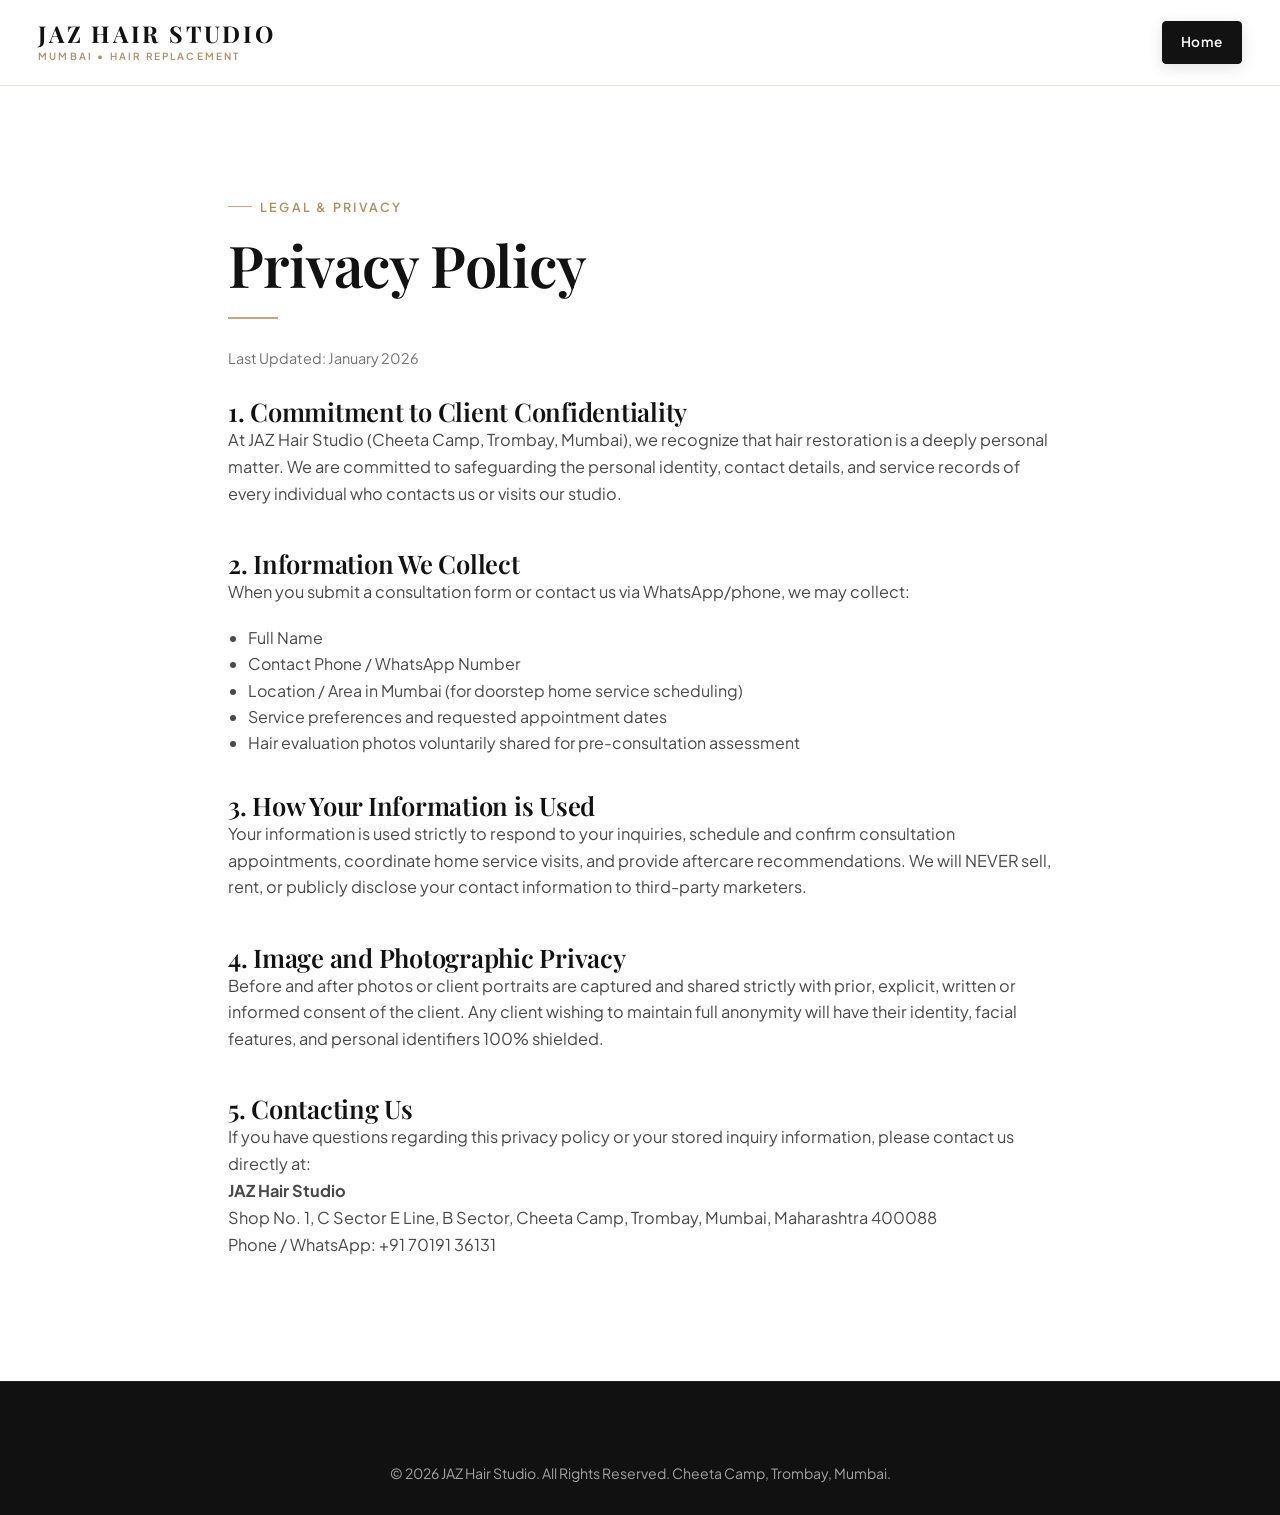
<file: privacy.html>
<!DOCTYPE html>
<html lang="en">
<head>
  <meta charset="UTF-8">
  <meta name="viewport" content="width=device-width, initial-scale=1.0">
  <title>Privacy Policy | JAZ Hair Studio Mumbai</title>
  <meta name="description" content="Privacy Policy of JAZ Hair Studio, Trombay, Mumbai. How we handle client inquiries, consultations, and personal information with utmost confidentiality.">
  <link rel="stylesheet" href="css/style.css">
  <link rel="stylesheet" href="css/components.css">
  <link rel="stylesheet" href="css/responsive.css">
</head>
<body>
  <!-- Header -->
  <header class="site-header" id="site-header">
    <div class="header-container">
      <a href="index.html" class="brand-logo" aria-label="JAZ Hair Studio Homepage">
        <span class="brand-logo-text">JAZ HAIR STUDIO</span>
        <span class="brand-logo-sub">Mumbai • Hair Replacement</span>
      </a>
      <a href="index.html" class="btn btn-primary btn-sm">Home</a>
    </div>
  </header>

  <main id="main-content" class="section">
    <div class="container container-narrow">
      <span class="eyebrow">LEGAL & PRIVACY</span>
      <h1>Privacy Policy</h1>
      <div class="divider-gold"></div>
      <p style="font-size: 0.9rem; color: var(--text-muted); margin-bottom: 24px;">Last Updated: January 2026</p>

      <div style="display: flex; flex-direction: column; gap: 20px;">
        <section>
          <h3>1. Commitment to Client Confidentiality</h3>
          <p>
            At JAZ Hair Studio (Cheeta Camp, Trombay, Mumbai), we recognize that hair restoration is a deeply personal matter. We are committed to safeguarding the personal identity, contact details, and service records of every individual who contacts us or visits our studio.
          </p>
        </section>

        <section>
          <h3>2. Information We Collect</h3>
          <p>
            When you submit a consultation form or contact us via WhatsApp/phone, we may collect:
          </p>
          <ul style="list-style: disc; margin-left: 20px; color: var(--text-secondary); margin-bottom: 12px;">
            <li>Full Name</li>
            <li>Contact Phone / WhatsApp Number</li>
            <li>Location / Area in Mumbai (for doorstep home service scheduling)</li>
            <li>Service preferences and requested appointment dates</li>
            <li>Hair evaluation photos voluntarily shared for pre-consultation assessment</li>
          </ul>
        </section>

        <section>
          <h3>3. How Your Information is Used</h3>
          <p>
            Your information is used strictly to respond to your inquiries, schedule and confirm consultation appointments, coordinate home service visits, and provide aftercare recommendations. We will NEVER sell, rent, or publicly disclose your contact information to third-party marketers.
          </p>
        </section>

        <section>
          <h3>4. Image and Photographic Privacy</h3>
          <p>
            Before and after photos or client portraits are captured and shared strictly with prior, explicit, written or informed consent of the client. Any client wishing to maintain full anonymity will have their identity, facial features, and personal identifiers 100% shielded.
          </p>
        </section>

        <section>
          <h3>5. Contacting Us</h3>
          <p>
            If you have questions regarding this privacy policy or your stored inquiry information, please contact us directly at:<br>
            <strong>JAZ Hair Studio</strong><br>
            Shop No. 1, C Sector E Line, B Sector, Cheeta Camp, Trombay, Mumbai, Maharashtra 400088<br>
            Phone / WhatsApp: +91 70191 36131
          </p>
        </section>
      </div>
    </div>
  </main>

  <!-- Footer -->
  <footer class="site-footer">
    <div class="container text-center">
      <div style="font-size: 0.88rem; color: var(--text-light-muted);">
        © 2026 JAZ Hair Studio. All Rights Reserved. Cheeta Camp, Trombay, Mumbai.
      </div>
    </div>
  </footer>
</body>
</html>
</file>
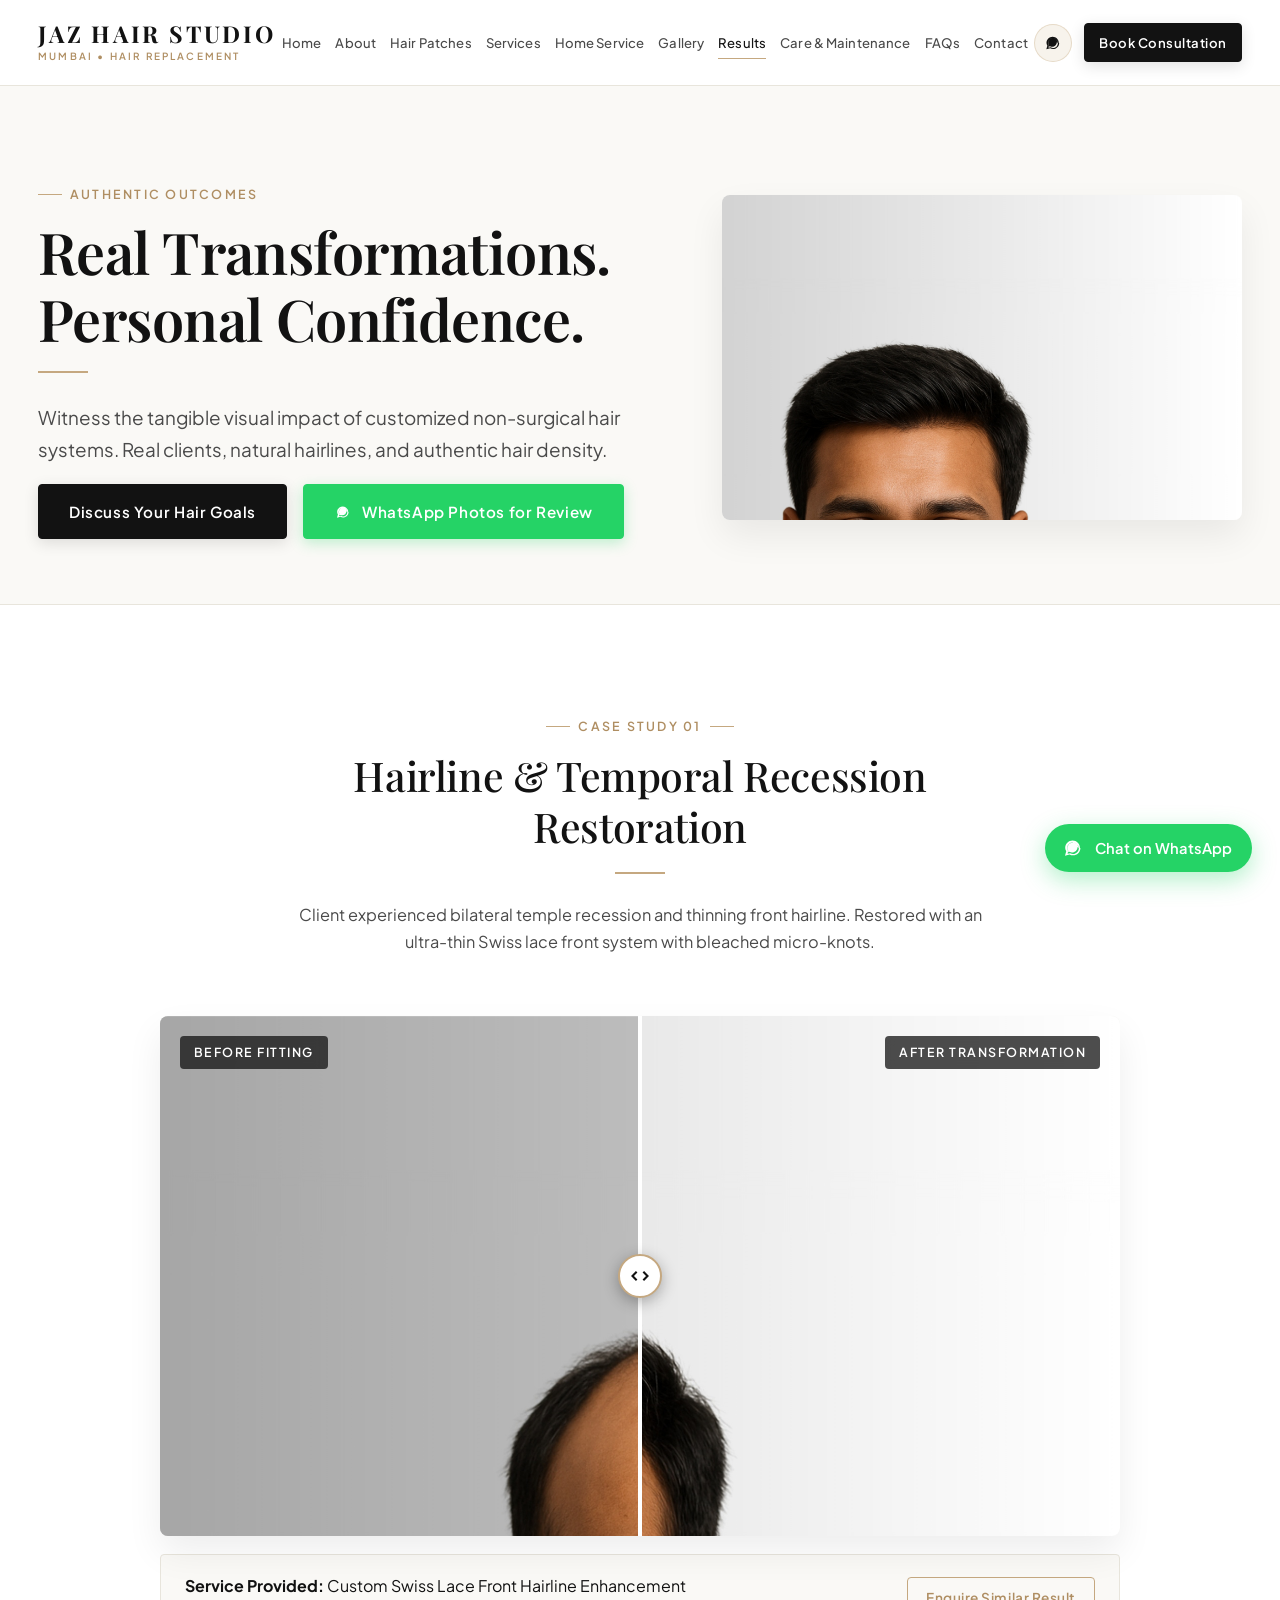
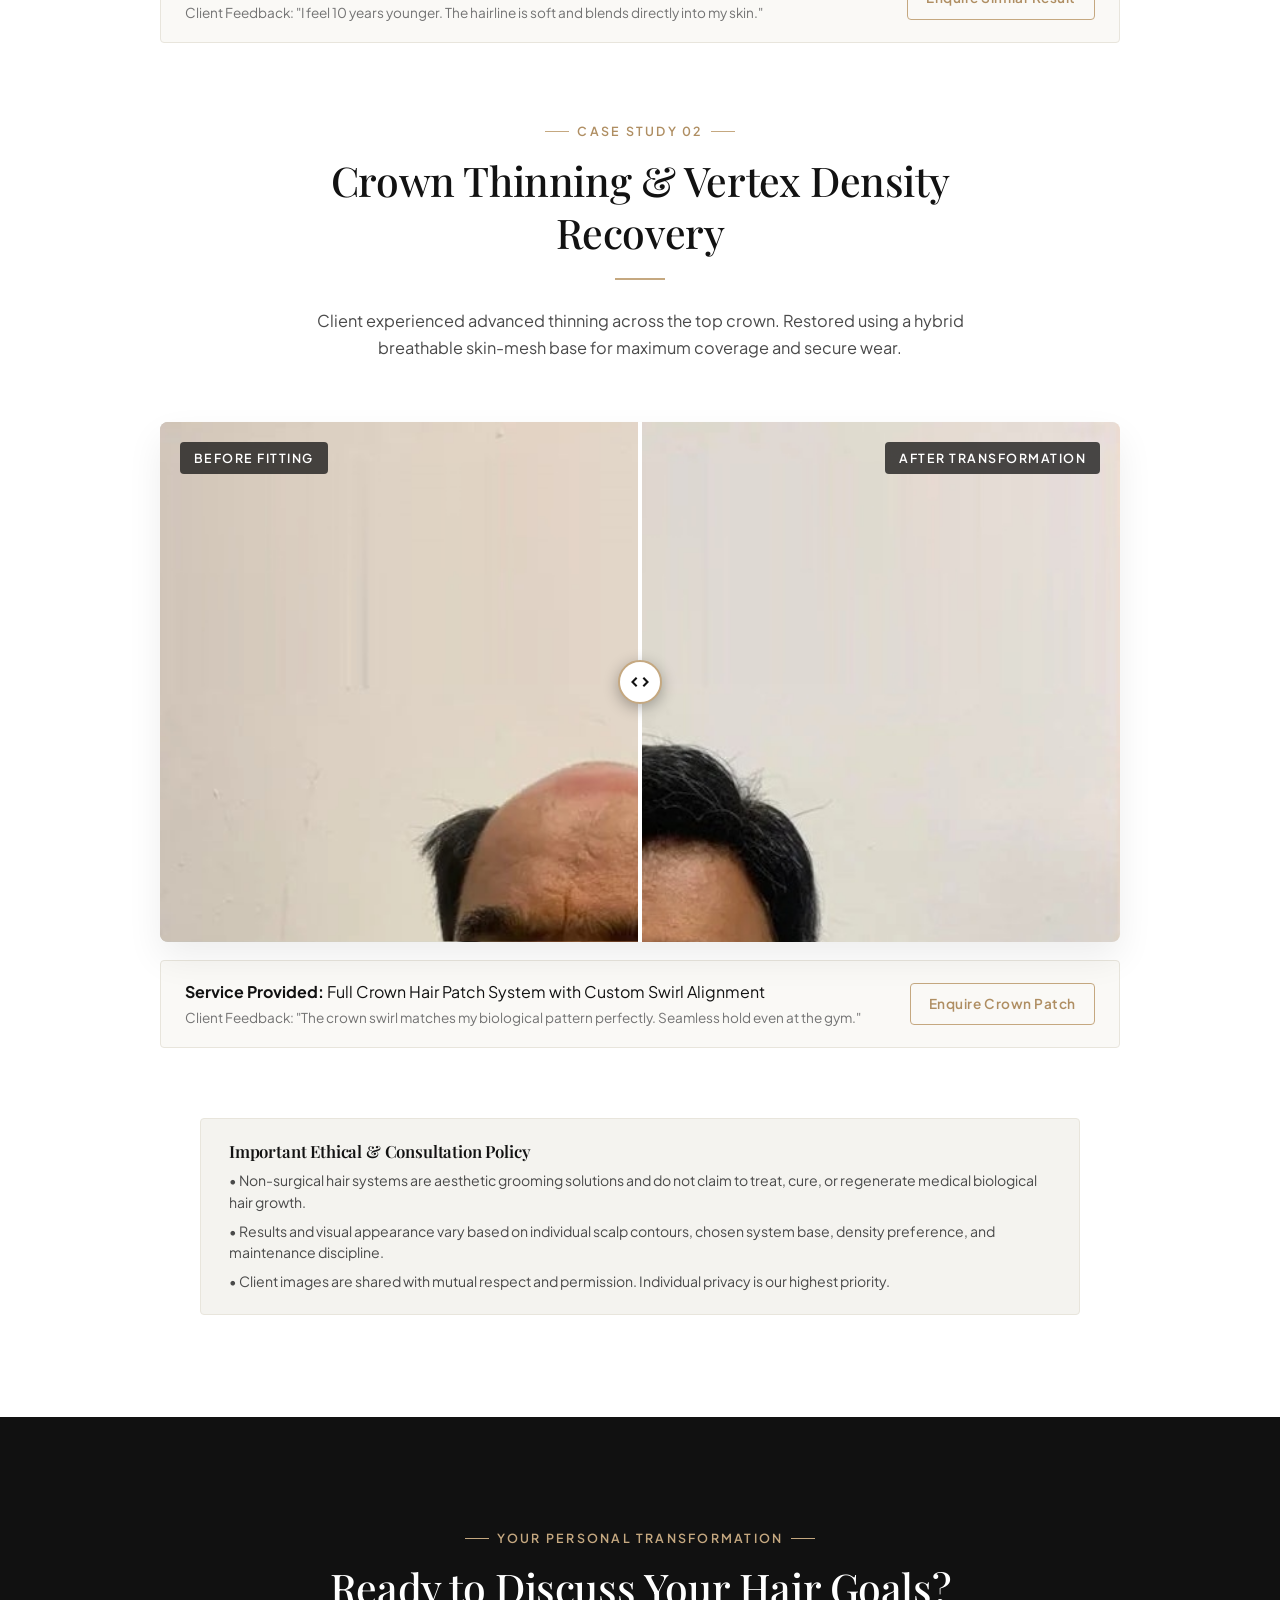
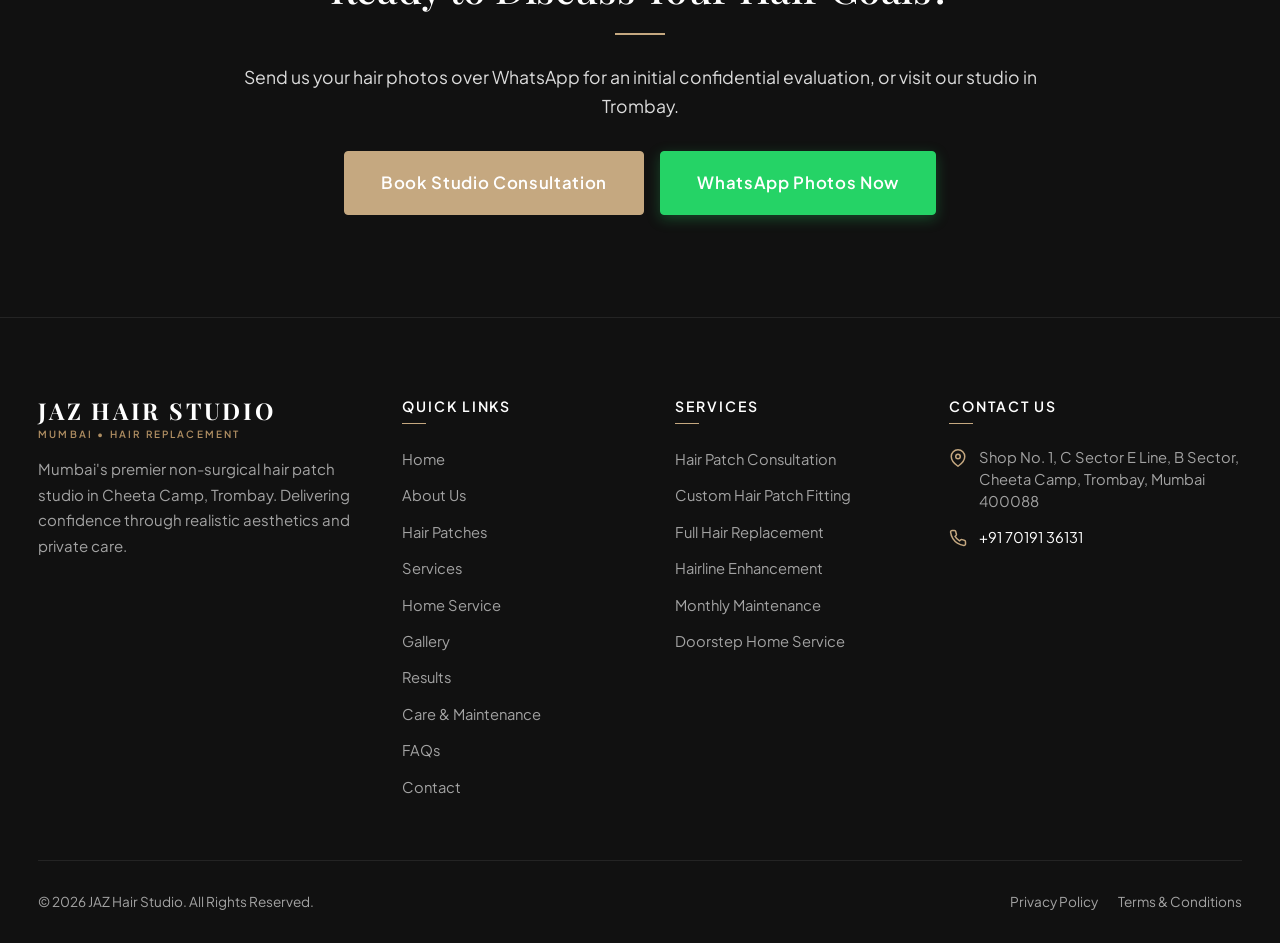
<file: results.html>
<!DOCTYPE html>
<html lang="en">
<head>
  <meta charset="UTF-8">
  <meta name="viewport" content="width=device-width, initial-scale=1.0">
  <title>Results & Transformations | JAZ Hair Studio Mumbai — Before & After</title>
  <meta name="description" content="View real non-surgical hair replacement before and after transformations at JAZ Hair Studio, Mumbai. Interactive sliders showcasing realistic hairline and crown restorations.">
  <link rel="canonical" href="https://jazhairstudio.com/results.html">

  <meta property="og:type" content="article">
  <meta property="og:title" content="Real Transformations | JAZ Hair Studio Mumbai">
  <meta property="og:description" content="See real before and after transformations with interactive image sliders. Realism, confidence, and natural-looking hair.">
  <meta property="og:image" content="assets/images/after-1.jpg">

  <link rel="stylesheet" href="css/style.css">
  <link rel="stylesheet" href="css/components.css">
  <link rel="stylesheet" href="css/responsive.css">

  <script type="application/ld+json">
  {
    "@context": "https://schema.org",
    "@type": "WebPage",
    "name": "JAZ Hair Studio Results & Transformations",
    "description": "Before and after case studies of non-surgical hair systems in Mumbai."
  }
  </script>
</head>
<body>
  <a href="#main-content" class="skip-link">Skip to main content</a>

  <!-- Header -->
  <header class="site-header" id="site-header">
    <div class="header-container">
      <a href="index.html" class="brand-logo" aria-label="JAZ Hair Studio Homepage">
        <span class="brand-logo-text">JAZ HAIR STUDIO</span>
        <span class="brand-logo-sub">Mumbai • Hair Replacement</span>
      </a>

      <nav class="nav-desktop" aria-label="Main Navigation">
        <a href="index.html" class="nav-link">Home</a>
        <a href="about.html" class="nav-link">About</a>
        <a href="hair-patch.html" class="nav-link">Hair Patches</a>
        <a href="services.html" class="nav-link">Services</a>
        <a href="home-service.html" class="nav-link">Home Service</a>
        <a href="gallery.html" class="nav-link">Gallery</a>
        <a href="results.html" class="nav-link">Results</a>
        <a href="maintenance.html" class="nav-link">Care & Maintenance</a>
        <a href="faq.html" class="nav-link">FAQs</a>
        <a href="contact.html" class="nav-link">Contact</a>
      </nav>

      <div class="header-actions">
        <a href="https://wa.me/917019136131?text=Hello%20JAZ%20Hair%20Studio%2C%20I%20am%20reviewing%20your%20results%20and%20want%20to%20discuss%20my%20hair%20goals." target="_blank" rel="noopener" class="header-whatsapp-icon" aria-label="WhatsApp JAZ Hair Studio">
          <svg width="20" height="20" viewBox="0 0 24 24" fill="currentColor"><path d="M12.031 6.172c-3.181 0-5.767 2.586-5.768 5.766-.001 1.298.38 2.27 1.019 3.287l-.711 2.598 2.664-.698c.969.54 1.761.817 2.796.817 3.18 0 5.767-2.587 5.768-5.766.001-3.182-2.585-5.768-5.768-5.768zm7.391 5.767c-.002 4.075-3.316 7.39-7.391 7.39-1.258 0-2.443-.321-3.484-.889l-4.547 1.192 1.216-4.439c-.663-1.111-1.025-2.39-1.027-3.254.002-4.075 3.316-7.39 7.391-7.39 4.075 0 7.39 3.315 7.392 7.39zm-1.854 0c0-3.053-2.484-5.536-5.538-5.536-3.052 0-5.536 2.483-5.538 5.536 0 .972.261 1.884.721 2.684l-.454 1.657 1.699-.446c.767.424 1.637.665 2.572.665 3.053 0 5.538-2.483 5.538-5.536zm-4.708 2.871c-.139-.07-.822-.406-.95-.452-.128-.046-.221-.07-.314.07-.093.139-.36.452-.441.545-.081.093-.162.105-.301.035-.139-.07-.588-.217-1.12-.691-.414-.37-.694-.827-.775-.966-.081-.139-.009-.214.061-.283.063-.062.139-.162.209-.243.07-.081.093-.139.139-.232.046-.093.023-.174-.012-.243-.035-.07-.314-.755-.43-1.033-.113-.271-.228-.234-.314-.238l-.268-.005c-.093 0-.244.035-.371.174-.128.139-.487.476-.487 1.16 0 .684.499 1.345.568 1.438.07.093.981 1.498 2.376 2.101.332.143.591.229.793.293.334.106.638.091.879.055.268-.04.822-.336.938-.661.116-.325.116-.603.081-.661-.035-.058-.128-.093-.267-.163z"/></svg>
        </a>
        <a href="contact.html" class="btn btn-primary btn-sm">Book Consultation</a>
        <button class="mobile-nav-toggle" id="mobileNavToggle" aria-label="Toggle Navigation Menu">
          <span></span><span></span><span></span>
        </button>
      </div>
    </div>
  </header>

  <!-- Mobile Drawer -->
  <div class="mobile-drawer-overlay" id="mobileDrawerOverlay"></div>
  <aside class="mobile-drawer" id="mobileDrawer" aria-label="Mobile Navigation">
    <div>
      <div class="brand-logo" style="margin-bottom: 24px;">
        <span class="brand-logo-text">JAZ HAIR STUDIO</span>
        <span class="brand-logo-sub">Mumbai • Hair Replacement</span>
      </div>
      <nav class="mobile-nav-links">
        <a href="index.html">Home</a>
        <a href="about.html">About Us</a>
        <a href="hair-patch.html">Hair Patches</a>
        <a href="services.html">Services</a>
        <a href="home-service.html">Home Service</a>
        <a href="gallery.html">Gallery</a>
        <a href="results.html">Results & Transformations</a>
        <a href="maintenance.html">Care & Maintenance</a>
        <a href="faq.html">FAQs</a>
        <a href="contact.html">Contact Us</a>
      </nav>
    </div>
    <div class="mobile-drawer-footer">
      <a href="tel:+917019136131" class="btn btn-secondary btn-sm">Call: +91 70191 36131</a>
      <a href="https://wa.me/917019136131" target="_blank" rel="noopener" class="btn btn-whatsapp btn-sm">WhatsApp Consultation</a>
    </div>
  </aside>

  <main id="main-content">
    <!-- Hero -->
    <section class="page-hero">
      <div class="container">
        <div class="page-hero-grid">
          <div class="page-hero-content">
            <span class="eyebrow">AUTHENTIC OUTCOMES</span>
            <h1>Real Transformations. Personal Confidence.</h1>
            <div class="divider-gold"></div>
            <p class="lead">
              Witness the tangible visual impact of customized non-surgical hair systems. Real clients, natural hairlines, and authentic hair density.
            </p>
            <div class="btn-group">
              <a href="contact.html" class="btn btn-primary">
                <span class="hide-mobile">Discuss Your Hair Goals</span>
                <span class="show-mobile">Book Consultation</span>
              </a>
              <a href="https://wa.me/917019136131" target="_blank" rel="noopener" class="btn btn-whatsapp">
                <svg width="18" height="18" viewBox="0 0 24 24" fill="currentColor"><path d="M12.031 6.172c-3.181 0-5.767 2.586-5.768 5.766-.001 1.298.38 2.27 1.019 3.287l-.711 2.598 2.664-.698c.969.54 1.761.817 2.796.817 3.18 0 5.767-2.587 5.768-5.768.001-3.182-2.585-5.768-5.768-5.768zm7.391 5.767c-.002 4.075-3.316 7.39-7.391 7.39-1.258 0-2.443-.321-3.484-.889l-4.547 1.192 1.216-4.439c-.663-1.111-1.025-2.39-1.027-3.254.002-4.075 3.316-7.39 7.391-7.39 4.075 0 7.39 3.315 7.392 7.39zm-1.854 0c0-3.053-2.484-5.536-5.538-5.536-3.052 0-5.536 2.483-5.538 5.536 0 .972.261 1.884.721 2.684l-.454 1.657 1.699-.446c.767.424 1.637.665 2.572.665 3.053 0 5.538-2.483 5.538-5.536zm-4.708 2.871c-.139-.07-.822-.406-.95-.452-.128-.046-.221-.07-.314.07-.093.139-.36.452-.441.545-.081.093-.162.105-.301.035-.139-.07-.588-.217-1.12-.691-.414-.37-.694-.827-.775-.966-.081-.139-.009-.214.061-.283.063-.062.139-.162.209-.243.07-.081.093-.139.139-.232.046-.093.023-.174-.012-.243-.035-.07-.314-.755-.43-1.033-.113-.271-.228-.234-.314-.238l-.268-.005c-.093 0-.244.035-.371.174-.128.139-.487.476-.487 1.16 0 .684.499 1.345.568 1.438.07.093.981 1.498 2.376 2.101.332.143.591.229.793.293.334.106.638.091.879.055.268-.04.822-.336.938-.661.116-.325.116-.603.081-.661-.035-.058-.128-.093-.267-.163z"/></svg>
                <span class="hide-mobile">WhatsApp Photos for Review</span>
                <span class="show-mobile">WhatsApp Photos</span>
              </a>
            </div>
          </div>
          <div class="page-hero-media">
            <img src="assets/images/after-1.jpg" alt="Client with natural styled hair transformation">
          </div>
        </div>
      </div>
    </section>

    <!-- Transformations Section -->
    <section class="section">
      <div class="container">
        <!-- Transformation Case 1: Hairline -->
        <div style="margin-bottom: 70px;">
          <div class="section-header text-center">
            <span class="eyebrow eyebrow-center">CASE STUDY 01</span>
            <h2>Hairline & Temporal Recession Restoration</h2>
            <div class="divider-gold mx-auto"></div>
            <p>
              Client experienced bilateral temple recession and thinning front hairline. Restored with an ultra-thin Swiss lace front system with bleached micro-knots.
            </p>
          </div>

          <div class="comparison-wrapper">
            <div class="before-after-container">
              <div class="ba-image ba-image-after">
                <img src="assets/images/after-1.jpg" alt="After: Restored hairline and natural density">
                <span class="ba-label ba-label-after">After Transformation</span>
              </div>
              <div class="ba-image ba-image-before">
                <img src="assets/images/before-1.jpg" alt="Before: Frontal hairline thinning">
                <span class="ba-label ba-label-before">Before Fitting</span>
              </div>
              <div class="ba-handle">
                <div class="ba-handle-circle">
                  <svg viewBox="0 0 24 24" fill="none" stroke="currentColor" stroke-width="2.5"><path d="m8 7-5 5 5 5M16 7l5 5-5 5"/></svg>
                </div>
              </div>
              <input type="range" min="0" max="100" value="50" class="ba-range-slider" aria-label="Hairline Transformation Slider">
            </div>

            <div style="background: var(--bg-secondary); border:1px solid var(--border-subtle); border-radius: var(--radius-sm); padding: 18px 24px; margin-top: 18px; display: flex; justify-content: space-between; align-items: center; flex-wrap: wrap; gap: 12px;">
              <div>
                <strong>Service Provided:</strong> Custom Swiss Lace Front Hairline Enhancement
                <div style="font-size: 0.85rem; color: var(--text-muted); margin-top: 2px;">
                  Client Feedback: "I feel 10 years younger. The hairline is soft and blends directly into my skin."
                </div>
              </div>
              <a href="contact.html" class="btn btn-outline-gold btn-sm">Enquire Similar Result</a>
            </div>
          </div>
        </div>

        <!-- Transformation Case 2: Crown -->
        <div style="margin-bottom: 70px;">
          <div class="section-header text-center">
            <span class="eyebrow eyebrow-center">CASE STUDY 02</span>
            <h2>Crown Thinning & Vertex Density Recovery</h2>
            <div class="divider-gold mx-auto"></div>
            <p>
              Client experienced advanced thinning across the top crown. Restored using a hybrid breathable skin-mesh base for maximum coverage and secure wear.
            </p>
          </div>

          <div class="comparison-wrapper">
            <div class="before-after-container">
              <div class="ba-image ba-image-after">
                <img src="assets/images/after-2.jpg" alt="After: Full crown density and styled swirl">
                <span class="ba-label ba-label-after">After Transformation</span>
              </div>
              <div class="ba-image ba-image-before">
                <img src="assets/images/before-2.jpg" alt="Before: Noticeable crown thinning">
                <span class="ba-label ba-label-before">Before Fitting</span>
              </div>
              <div class="ba-handle">
                <div class="ba-handle-circle">
                  <svg viewBox="0 0 24 24" fill="none" stroke="currentColor" stroke-width="2.5"><path d="m8 7-5 5 5 5M16 7l5 5-5 5"/></svg>
                </div>
              </div>
              <input type="range" min="0" max="100" value="50" class="ba-range-slider" aria-label="Crown Density Slider">
            </div>

            <div style="background: var(--bg-secondary); border:1px solid var(--border-subtle); border-radius: var(--radius-sm); padding: 18px 24px; margin-top: 18px; display: flex; justify-content: space-between; align-items: center; flex-wrap: wrap; gap: 12px;">
              <div>
                <strong>Service Provided:</strong> Full Crown Hair Patch System with Custom Swirl Alignment
                <div style="font-size: 0.85rem; color: var(--text-muted); margin-top: 2px;">
                  Client Feedback: "The crown swirl matches my biological pattern perfectly. Seamless hold even at the gym."
                </div>
              </div>
              <a href="contact.html" class="btn btn-outline-gold btn-sm">Enquire Crown Patch</a>
            </div>
          </div>
        </div>

        <!-- Ethical Disclaimers Box -->
        <div class="container-narrow" style="margin: 0 auto;">
          <div class="disclaimer-box" style="padding: 22px 28px; text-align: left; background: var(--bg-tertiary);">
            <h4 style="font-size: 1.05rem; margin-bottom: 8px; color: var(--text-primary);">Important Ethical & Consultation Policy</h4>
            <p style="font-size: 0.88rem; margin-bottom: 8px; color: var(--text-secondary);">
              • Non-surgical hair systems are aesthetic grooming solutions and do not claim to treat, cure, or regenerate medical biological hair growth.
            </p>
            <p style="font-size: 0.88rem; margin-bottom: 8px; color: var(--text-secondary);">
              • Results and visual appearance vary based on individual scalp contours, chosen system base, density preference, and maintenance discipline.
            </p>
            <p style="font-size: 0.88rem; margin-bottom: 0; color: var(--text-secondary);">
              • Client images are shared with mutual respect and permission. Individual privacy is our highest priority.
            </p>
          </div>
        </div>
      </div>
    </section>

    <!-- CTA -->
    <section class="section section-bg-dark text-center">
      <div class="container container-narrow">
        <span class="eyebrow eyebrow-center" style="color: var(--accent-gold);">YOUR PERSONAL TRANSFORMATION</span>
        <h2 style="color: #FFFFFF;">Ready to Discuss Your Hair Goals?</h2>
        <div class="divider-gold mx-auto"></div>
        <p style="color: rgba(255,255,255,0.85); font-size: 1.1rem; margin-bottom: 30px;">
          Send us your hair photos over WhatsApp for an initial confidential evaluation, or visit our studio in Trombay.
        </p>
        <div class="btn-group" style="justify-content: center;">
          <a href="contact.html" class="btn btn-gold btn-lg">Book Studio Consultation</a>
          <a href="https://wa.me/917019136131?text=Hello%20JAZ%20Hair%20Studio%2C%20I%20would%20like%20to%20send%20photos%20for%20a%20confidential%20hair%20patch%20review." target="_blank" rel="noopener" class="btn btn-whatsapp btn-lg">WhatsApp Photos Now</a>
        </div>
      </div>
    </section>
  </main>

  <!-- Footer -->
  <footer class="site-footer">
    <div class="container">
      <div class="footer-grid">
        <div class="footer-col-brand">
          <div class="brand-logo">
            <span class="brand-logo-text">JAZ HAIR STUDIO</span>
            <span class="brand-logo-sub">Mumbai • Hair Replacement</span>
          </div>
          <p>Mumbai's premier non-surgical hair patch studio in Cheeta Camp, Trombay. Delivering confidence through realistic aesthetics and private care.</p>
        </div>
        <div>
          <h4 class="footer-heading">Quick Links</h4>
          <ul class="footer-links">
            <li><a href="index.html">Home</a></li>
            <li><a href="about.html">About Us</a></li>
            <li><a href="hair-patch.html">Hair Patches</a></li>
            <li><a href="services.html">Services</a></li>
            <li><a href="home-service.html">Home Service</a></li>
            <li><a href="gallery.html">Gallery</a></li>
            <li><a href="results.html">Results</a></li>
            <li><a href="maintenance.html">Care & Maintenance</a></li>
            <li><a href="faq.html">FAQs</a></li>
            <li><a href="contact.html">Contact</a></li>
          </ul>
        </div>
        <div>
          <h4 class="footer-heading">Services</h4>
          <ul class="footer-links">
            <li><a href="services.html">Hair Patch Consultation</a></li>
            <li><a href="services.html">Custom Hair Patch Fitting</a></li>
            <li><a href="services.html">Full Hair Replacement</a></li>
            <li><a href="services.html">Hairline Enhancement</a></li>
            <li><a href="maintenance.html">Monthly Maintenance</a></li>
            <li><a href="home-service.html">Doorstep Home Service</a></li>
          </ul>
        </div>
        <div>
          <h4 class="footer-heading">Contact Us</h4>
          <div class="footer-contact-info">
            <div class="footer-contact-item">
              <svg width="18" height="18" viewBox="0 0 24 24" fill="none" stroke="currentColor" stroke-width="2"><path d="M21 10c0 7-9 13-9 13s-9-6-9-13a9 9 0 0 1 18 0z"/><circle cx="12" cy="10" r="3"/></svg>
              <span>Shop No. 1, C Sector E Line, B Sector, Cheeta Camp, Trombay, Mumbai 400088</span>
            </div>
            <div class="footer-contact-item">
              <svg width="18" height="18" viewBox="0 0 24 24" fill="none" stroke="currentColor" stroke-width="2"><path d="M22 16.92v3a2 2 0 0 1-2.18 2 19.79 19.79 0 0 1-8.63-3.07 19.5 19.5 0 0 1-6-6 19.79 19.79 0 0 1-3.07-8.67A2 2 0 0 1 4.11 2h3a2 2 0 0 1 2 1.72 12.84 12.84 0 0 0 .7 2.81 2 2 0 0 1-.45 2.11L8.09 9.91a16 16 0 0 0 6 6l1.27-1.27a2 2 0 0 1 2.11-.45 12.84 12.84 0 0 0 2.81.7A2 2 0 0 1 22 16.92z"/></svg>
              <a href="tel:+917019136131" style="color: #fff;">+91 70191 36131</a>
            </div>
          </div>
        </div>
      </div>
      <div class="footer-bottom">
        <div>© 2026 JAZ Hair Studio. All Rights Reserved.</div>
        <div class="footer-bottom-links">
          <a href="privacy.html">Privacy Policy</a>
          <a href="terms.html">Terms & Conditions</a>
        </div>
      </div>
    </div>
  </footer>

  <!-- Floating WhatsApp & Mobile Sticky Bar -->
  <a href="https://wa.me/917019136131?text=Hello%20JAZ%20Hair%20Studio%2C%20I%20would%20like%20to%20enquire%20about%20your%20services." target="_blank" rel="noopener" class="floating-whatsapp" aria-label="Chat on WhatsApp">
    <svg viewBox="0 0 24 24" fill="currentColor"><path d="M12.031 6.172c-3.181 0-5.767 2.586-5.768 5.766-.001 1.298.38 2.27 1.019 3.287l-.711 2.598 2.664-.698c.969.54 1.761.817 2.796.817 3.18 0 5.767-2.587 5.768-5.766.001-3.182-2.585-5.768-5.768-5.768zm7.391 5.767c-.002 4.075-3.316 7.39-7.391 7.39-1.258 0-2.443-.321-3.484-.889l-4.547 1.192 1.216-4.439c-.663-1.111-1.025-2.39-1.027-3.254.002-4.075 3.316-7.39 7.391-7.39 4.075 0 7.39 3.315 7.392 7.39zm-1.854 0c0-3.053-2.484-5.536-5.538-5.536-3.052 0-5.536 2.483-5.538 5.536 0 .972.261 1.884.721 2.684l-.454 1.657 1.699-.446c.767.424 1.637.665 2.572.665 3.053 0 5.538-2.483 5.538-5.536zm-4.708 2.871c-.139-.07-.822-.406-.95-.452-.128-.046-.221-.07-.314.07-.093.139-.36.452-.441.545-.081.093-.162.105-.301.035-.139-.07-.588-.217-1.12-.691-.414-.37-.694-.827-.775-.966-.081-.139-.009-.214.061-.283.063-.062.139-.162.209-.243.07-.081.093-.139.139-.232.046-.093.023-.174-.012-.243-.035-.07-.314-.755-.43-1.033-.113-.271-.228-.234-.314-.238l-.268-.005c-.093 0-.244.035-.371.174-.128.139-.487.476-.487 1.16 0 .684.499 1.345.568 1.438.07.093.981 1.498 2.376 2.101.332.143.591.229.793.293.334.106.638.091.879.055.268-.04.822-.336.938-.661.116-.325.116-.603.081-.661-.035-.058-.128-.093-.267-.163z"/></svg>
    <span>Chat on WhatsApp</span>
  </a>
  <div class="mobile-sticky-bar">
    <div class="mobile-sticky-grid">
      <a href="tel:+917019136131" class="btn btn-secondary btn-sm" style="width: 100%;">Call Now</a>
      <a href="https://wa.me/917019136131" target="_blank" rel="noopener" class="btn btn-whatsapp btn-sm" style="width: 100%;">WhatsApp</a>
    </div>
  </div>

  <script src="js/comparison.js"></script>
  <script src="js/main.js"></script>
</body>
</html>
</file>
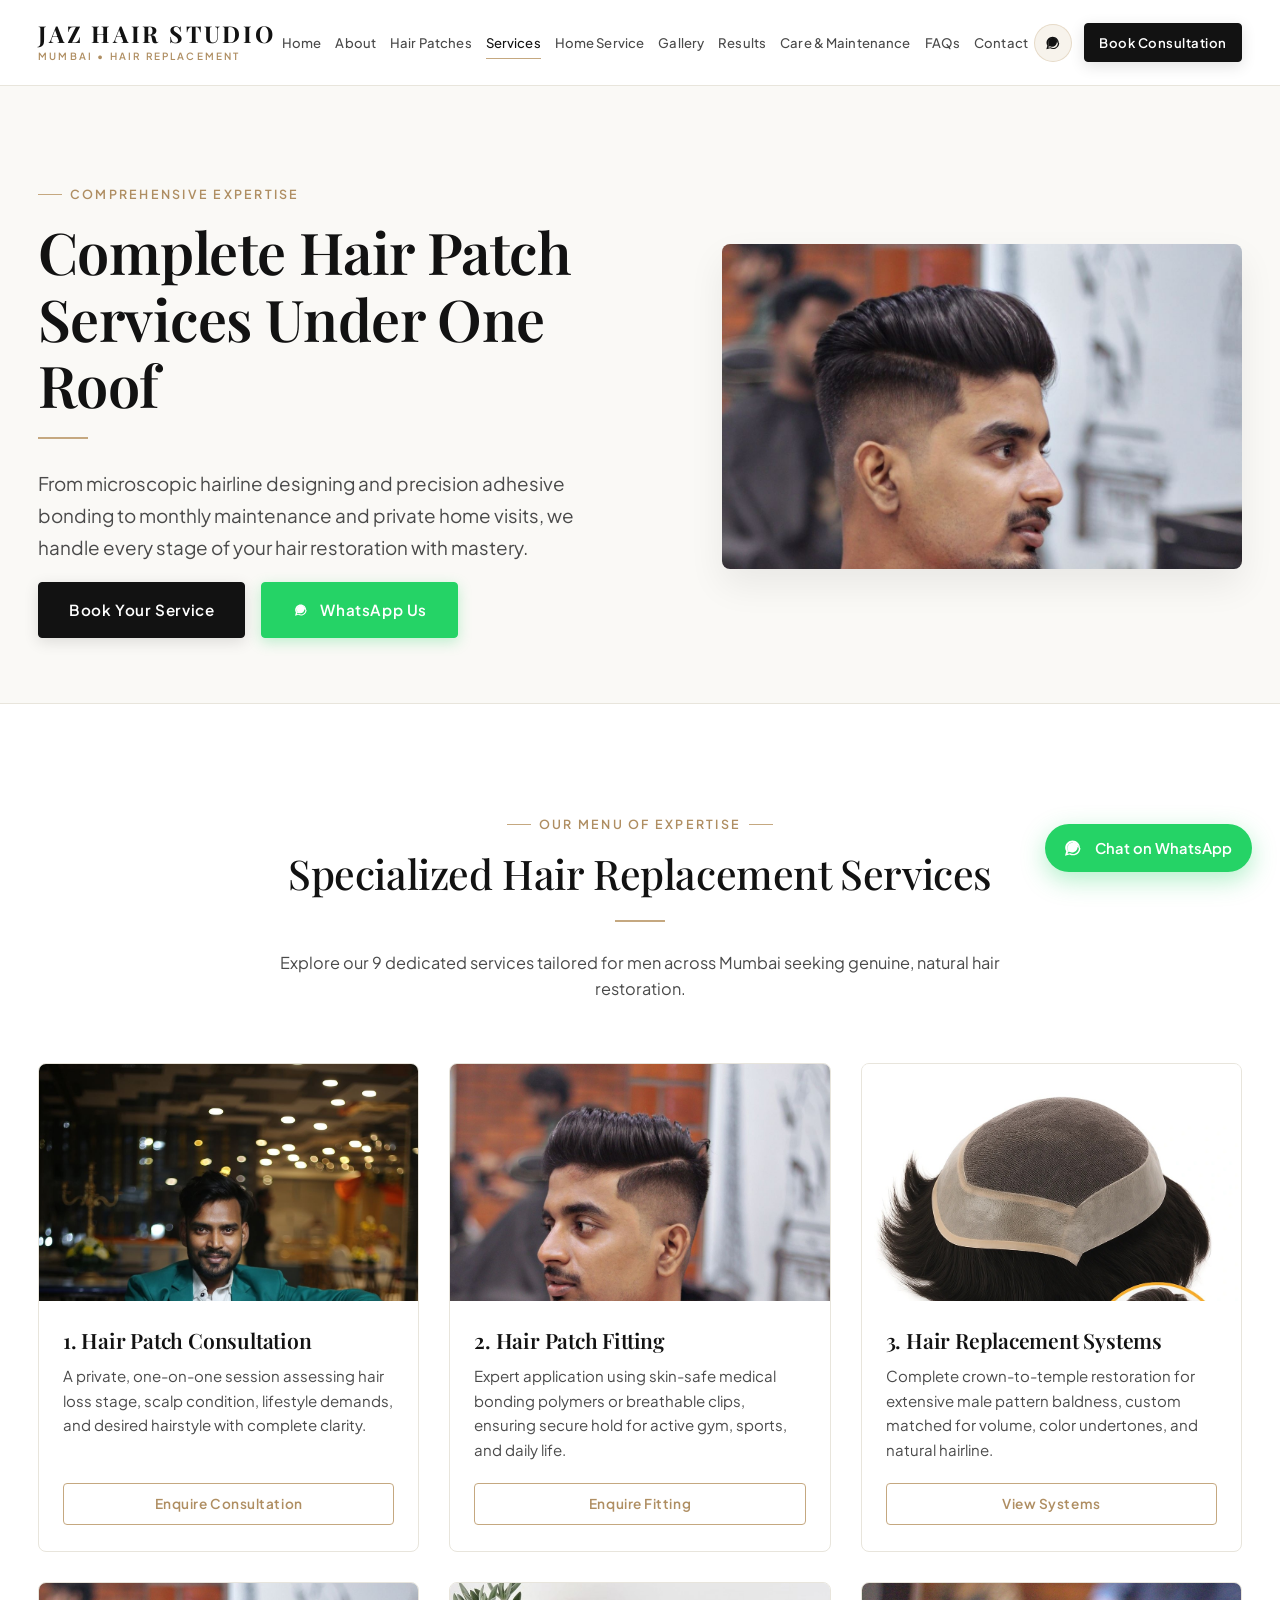
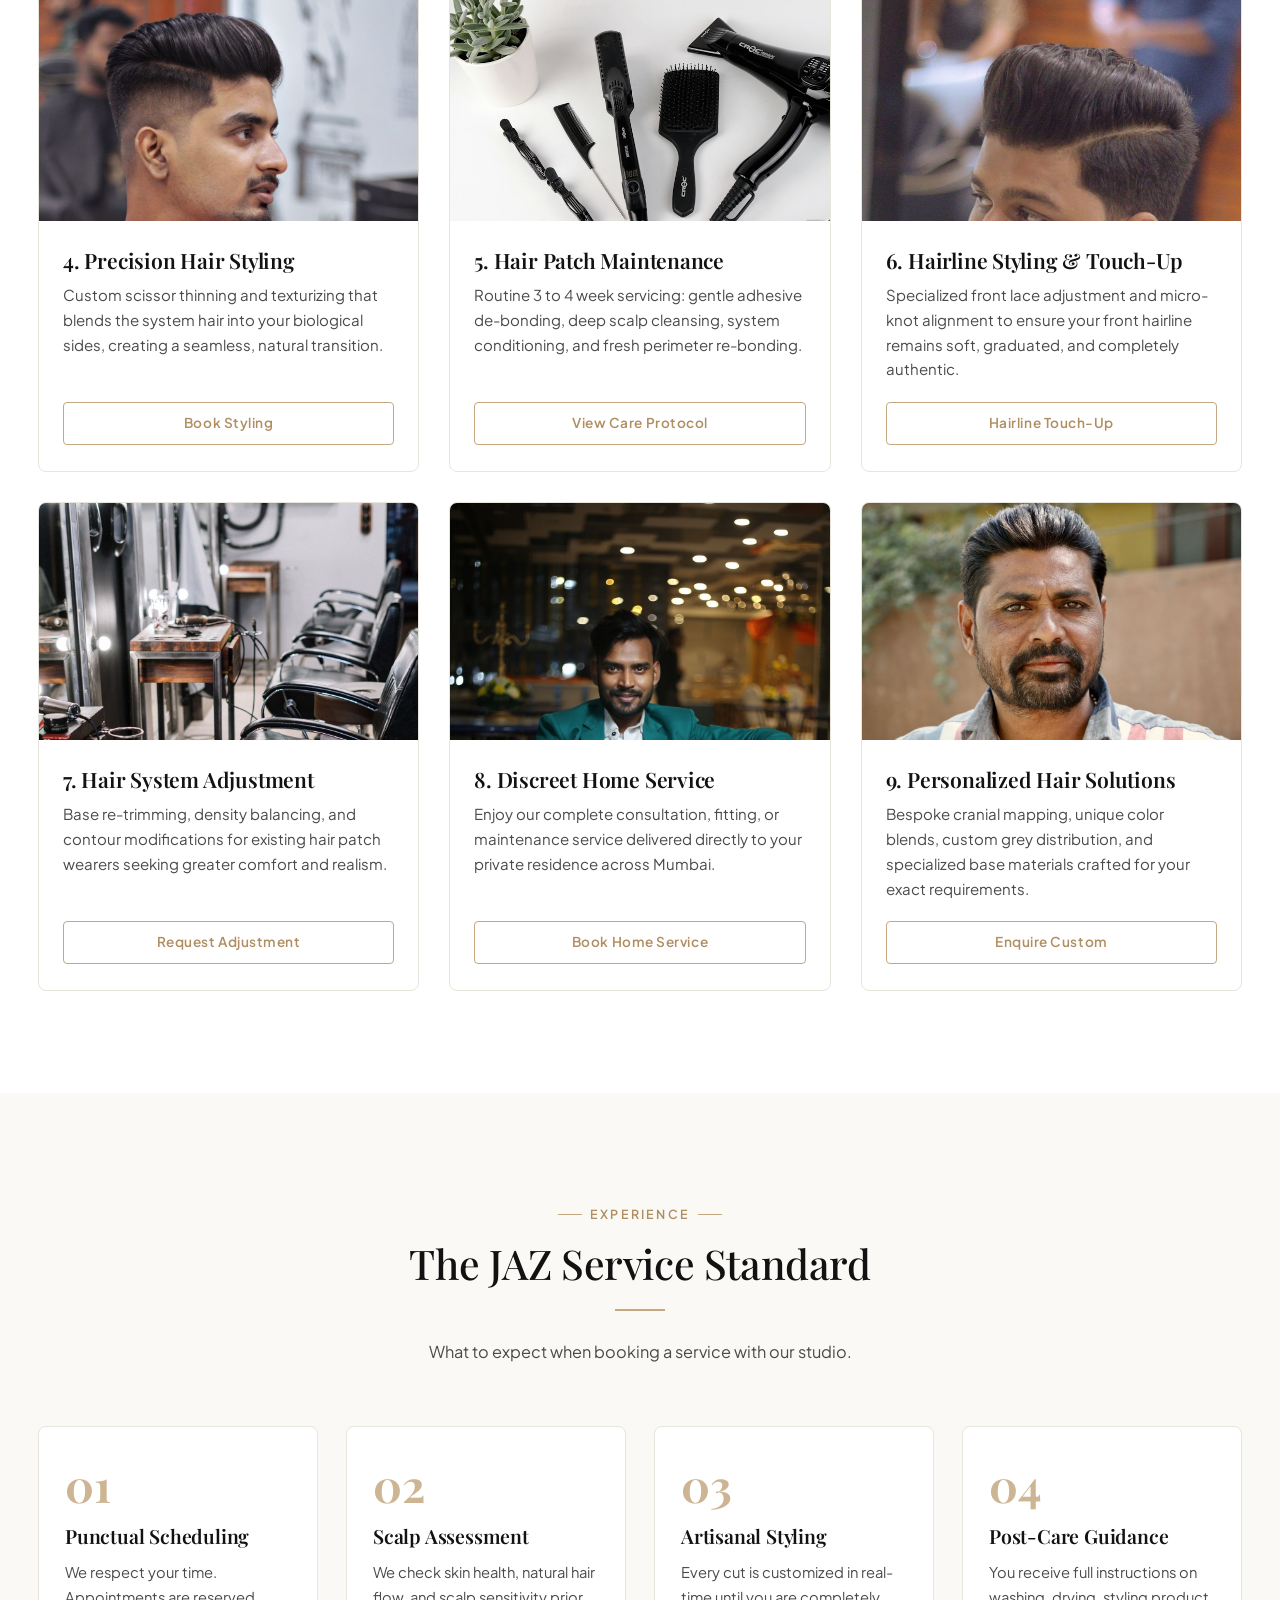
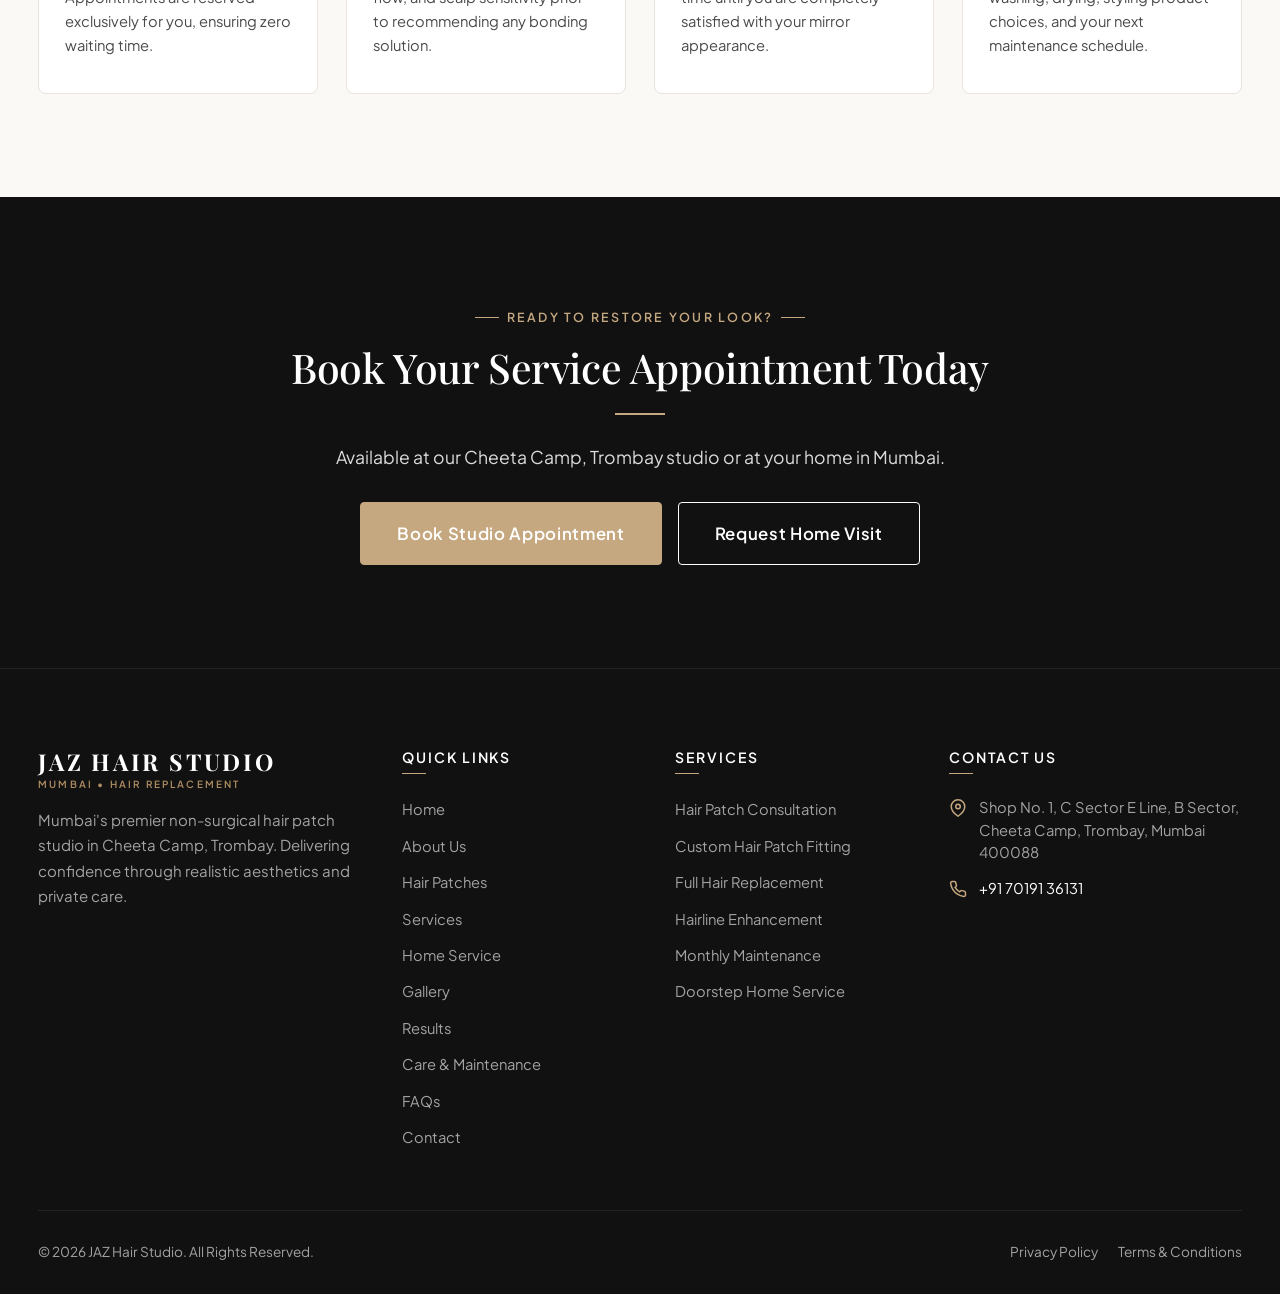
<file: services.html>
<!DOCTYPE html>
<html lang="en">
<head>
  <meta charset="UTF-8">
  <meta name="viewport" content="width=device-width, initial-scale=1.0">
  <title>Services | JAZ Hair Studio Mumbai — Hair Replacement & Fitting</title>
  <meta name="description" content="Comprehensive non-surgical hair services in Mumbai: consultation, custom fitting, master styling, monthly maintenance, hairline adjustments, and home visits.">
  <link rel="canonical" href="https://jazhairstudio.com/services.html">

  <meta property="og:type" content="article">
  <meta property="og:title" content="Services | JAZ Hair Studio Mumbai">
  <meta property="og:description" content="Complete non-surgical hair patch services under one roof. Expert fitting, styling, care, and home service in Mumbai.">
  <meta property="og:image" content="assets/images/hero-slide-2.jpg">

  <link rel="stylesheet" href="css/style.css">
  <link rel="stylesheet" href="css/components.css">
  <link rel="stylesheet" href="css/responsive.css">

  <script type="application/ld+json">
  {
    "@context": "https://schema.org",
    "@type": "Service",
    "serviceType": "Non-Surgical Hair Patch & Replacement Services",
    "provider": {
      "@type": "HairSalon",
      "name": "JAZ Hair Studio",
      "telephone": "+917019136131",
      "address": {
        "@type": "PostalAddress",
        "streetAddress": "Shop No. 1, C Sector E Line, B Sector, Cheeta Camp, Trombay",
        "addressLocality": "Mumbai",
        "postalCode": "400088",
        "addressCountry": "IN"
      }
    },
    "areaServed": {
      "@type": "City",
      "name": "Mumbai"
    }
  }
  </script>
</head>
<body>
  <a href="#main-content" class="skip-link">Skip to main content</a>

  <!-- Header -->
  <header class="site-header" id="site-header">
    <div class="header-container">
      <a href="index.html" class="brand-logo" aria-label="JAZ Hair Studio Homepage">
        <span class="brand-logo-text">JAZ HAIR STUDIO</span>
        <span class="brand-logo-sub">Mumbai • Hair Replacement</span>
      </a>

      <nav class="nav-desktop" aria-label="Main Navigation">
        <a href="index.html" class="nav-link">Home</a>
        <a href="about.html" class="nav-link">About</a>
        <a href="hair-patch.html" class="nav-link">Hair Patches</a>
        <a href="services.html" class="nav-link">Services</a>
        <a href="home-service.html" class="nav-link">Home Service</a>
        <a href="gallery.html" class="nav-link">Gallery</a>
        <a href="results.html" class="nav-link">Results</a>
        <a href="maintenance.html" class="nav-link">Care & Maintenance</a>
        <a href="faq.html" class="nav-link">FAQs</a>
        <a href="contact.html" class="nav-link">Contact</a>
      </nav>

      <div class="header-actions">
        <a href="https://wa.me/917019136131?text=Hello%20JAZ%20Hair%20Studio%2C%20I%20would%20like%20to%20enquire%20about%20your%20services." target="_blank" rel="noopener" class="header-whatsapp-icon" aria-label="WhatsApp JAZ Hair Studio">
          <svg width="20" height="20" viewBox="0 0 24 24" fill="currentColor"><path d="M12.031 6.172c-3.181 0-5.767 2.586-5.768 5.766-.001 1.298.38 2.27 1.019 3.287l-.711 2.598 2.664-.698c.969.54 1.761.817 2.796.817 3.18 0 5.767-2.587 5.768-5.766.001-3.182-2.585-5.768-5.768-5.768zm7.391 5.767c-.002 4.075-3.316 7.39-7.391 7.39-1.258 0-2.443-.321-3.484-.889l-4.547 1.192 1.216-4.439c-.663-1.111-1.025-2.39-1.027-3.254.002-4.075 3.316-7.39 7.391-7.39 4.075 0 7.39 3.315 7.392 7.39zm-1.854 0c0-3.053-2.484-5.536-5.538-5.536-3.052 0-5.536 2.483-5.538 5.536 0 .972.261 1.884.721 2.684l-.454 1.657 1.699-.446c.767.424 1.637.665 2.572.665 3.053 0 5.538-2.483 5.538-5.536zm-4.708 2.871c-.139-.07-.822-.406-.95-.452-.128-.046-.221-.07-.314.07-.093.139-.36.452-.441.545-.081.093-.162.105-.301.035-.139-.07-.588-.217-1.12-.691-.414-.37-.694-.827-.775-.966-.081-.139-.009-.214.061-.283.063-.062.139-.162.209-.243.07-.081.093-.139.139-.232.046-.093.023-.174-.012-.243-.035-.07-.314-.755-.43-1.033-.113-.271-.228-.234-.314-.238l-.268-.005c-.093 0-.244.035-.371.174-.128.139-.487.476-.487 1.16 0 .684.499 1.345.568 1.438.07.093.981 1.498 2.376 2.101.332.143.591.229.793.293.334.106.638.091.879.055.268-.04.822-.336.938-.661.116-.325.116-.603.081-.661-.035-.058-.128-.093-.267-.163z"/></svg>
        </a>
        <a href="contact.html" class="btn btn-primary btn-sm">Book Consultation</a>
        <button class="mobile-nav-toggle" id="mobileNavToggle" aria-label="Toggle Navigation Menu">
          <span></span><span></span><span></span>
        </button>
      </div>
    </div>
  </header>

  <!-- Mobile Drawer -->
  <div class="mobile-drawer-overlay" id="mobileDrawerOverlay"></div>
  <aside class="mobile-drawer" id="mobileDrawer" aria-label="Mobile Navigation">
    <div>
      <div class="brand-logo" style="margin-bottom: 24px;">
        <span class="brand-logo-text">JAZ HAIR STUDIO</span>
        <span class="brand-logo-sub">Mumbai • Hair Replacement</span>
      </div>
      <nav class="mobile-nav-links">
        <a href="index.html">Home</a>
        <a href="about.html">About Us</a>
        <a href="hair-patch.html">Hair Patches</a>
        <a href="services.html">Services</a>
        <a href="home-service.html">Home Service</a>
        <a href="gallery.html">Gallery</a>
        <a href="results.html">Results & Transformations</a>
        <a href="maintenance.html">Care & Maintenance</a>
        <a href="faq.html">FAQs</a>
        <a href="contact.html">Contact Us</a>
      </nav>
    </div>
    <div class="mobile-drawer-footer">
      <a href="tel:+917019136131" class="btn btn-secondary btn-sm">Call: +91 70191 36131</a>
      <a href="https://wa.me/917019136131" target="_blank" rel="noopener" class="btn btn-whatsapp btn-sm">WhatsApp Consultation</a>
    </div>
  </aside>

  <main id="main-content">
    <!-- Hero -->
    <section class="page-hero">
      <div class="container">
        <div class="page-hero-grid">
          <div class="page-hero-content">
            <span class="eyebrow">COMPREHENSIVE EXPERTISE</span>
            <h1>Complete Hair Patch Services Under One Roof</h1>
            <div class="divider-gold"></div>
            <p class="lead">
              From microscopic hairline designing and precision adhesive bonding to monthly maintenance and private home visits, we handle every stage of your hair restoration with mastery.
            </p>
            <div class="btn-group">
              <a href="contact.html" class="btn btn-primary">
                <span class="hide-mobile">Book Your Service</span>
                <span class="show-mobile">Book Service</span>
              </a>
              <a href="https://wa.me/917019136131" target="_blank" rel="noopener" class="btn btn-whatsapp">
                <svg width="18" height="18" viewBox="0 0 24 24" fill="currentColor"><path d="M12.031 6.172c-3.181 0-5.767 2.586-5.768 5.766-.001 1.298.38 2.27 1.019 3.287l-.711 2.598 2.664-.698c.969.54 1.761.817 2.796.817 3.18 0 5.767-2.587 5.768-5.768.001-3.182-2.585-5.768-5.768-5.768zm7.391 5.767c-.002 4.075-3.316 7.39-7.391 7.39-1.258 0-2.443-.321-3.484-.889l-4.547 1.192 1.216-4.439c-.663-1.111-1.025-2.39-1.027-3.254.002-4.075 3.316-7.39 7.391-7.39 4.075 0 7.39 3.315 7.392 7.39zm-1.854 0c0-3.053-2.484-5.536-5.538-5.536-3.052 0-5.536 2.483-5.538 5.536 0 .972.261 1.884.721 2.684l-.454 1.657 1.699-.446c.767.424 1.637.665 2.572.665 3.053 0 5.538-2.483 5.538-5.536zm-4.708 2.871c-.139-.07-.822-.406-.95-.452-.128-.046-.221-.07-.314.07-.093.139-.36.452-.441.545-.081.093-.162.105-.301.035-.139-.07-.588-.217-1.12-.691-.414-.37-.694-.827-.775-.966-.081-.139-.009-.214.061-.283.063-.062.139-.162.209-.243.07-.081.093-.139.139-.232.046-.093.023-.174-.012-.243-.035-.07-.314-.755-.43-1.033-.113-.271-.228-.234-.314-.238l-.268-.005c-.093 0-.244.035-.371.174-.128.139-.487.476-.487 1.16 0 .684.499 1.345.568 1.438.07.093.981 1.498 2.376 2.101.332.143.591.229.793.293.334.106.638.091.879.055.268-.04.822-.336.938-.661.116-.325.116-.603.081-.661-.035-.058-.128-.093-.267-.163z"/></svg>
                <span>WhatsApp Us</span>
              </a>
            </div>
          </div>
          <div class="page-hero-media">
            <img src="assets/images/hero-slide-2.jpg" alt="Master specialist styling hair patch at JAZ Hair Studio">
          </div>
        </div>
      </div>
    </section>

    <!-- Services Grid (9 Services) -->
    <section class="section">
      <div class="container">
        <div class="section-header text-center">
          <span class="eyebrow eyebrow-center">OUR MENU OF EXPERTISE</span>
          <h2>Specialized Hair Replacement Services</h2>
          <div class="divider-gold mx-auto"></div>
          <p>Explore our 9 dedicated services tailored for men across Mumbai seeking genuine, natural hair restoration.</p>
        </div>

        <div class="card-grid-3">
          <!-- 1. Hair Patch Consultation -->
          <div class="card-luxury">
            <div class="card-image-wrap">
              <img src="assets/images/why-consult.jpg" alt="Hair Patch Consultation" loading="lazy">
            </div>
            <div class="card-body">
              <h3 class="card-title">1. Hair Patch Consultation</h3>
              <p class="card-text">A private, one-on-one session assessing hair loss stage, scalp condition, lifestyle demands, and desired hairstyle with complete clarity.</p>
              <a href="contact.html" class="btn btn-outline-gold btn-sm">Enquire Consultation</a>
            </div>
          </div>

          <!-- 2. Hair Patch Fitting -->
          <div class="card-luxury">
            <div class="card-image-wrap">
              <img src="assets/images/why-fitting.jpg" alt="Hair Patch Fitting" loading="lazy">
            </div>
            <div class="card-body">
              <h3 class="card-title">2. Hair Patch Fitting</h3>
              <p class="card-text">Expert application using skin-safe medical bonding polymers or breathable clips, ensuring secure hold for active gym, sports, and daily life.</p>
              <a href="https://wa.me/917019136131?text=Hello%2C%20I%20want%20to%20know%20about%20Hair%20Patch%20Fitting." target="_blank" rel="noopener" class="btn btn-outline-gold btn-sm">Enquire Fitting</a>
            </div>
          </div>

          <!-- 3. Full Hair Replacement -->
          <div class="card-luxury">
            <div class="card-image-wrap">
              <img src="assets/images/solution-replacement.jpg" alt="Full Hair Replacement" loading="lazy">
            </div>
            <div class="card-body">
              <h3 class="card-title">3. Hair Replacement Systems</h3>
              <p class="card-text">Complete crown-to-temple restoration for extensive male pattern baldness, custom matched for volume, color undertones, and natural hairline.</p>
              <a href="hair-patch.html" class="btn btn-outline-gold btn-sm">View Systems</a>
            </div>
          </div>

          <!-- 4. Hair Styling -->
          <div class="card-luxury">
            <div class="card-image-wrap">
              <img src="assets/images/solution-styling.jpg" alt="Precision Hair Styling" loading="lazy">
            </div>
            <div class="card-body">
              <h3 class="card-title">4. Precision Hair Styling</h3>
              <p class="card-text">Custom scissor thinning and texturizing that blends the system hair into your biological sides, creating a seamless, natural transition.</p>
              <a href="contact.html" class="btn btn-outline-gold btn-sm">Book Styling</a>
            </div>
          </div>

          <!-- 5. Hair Patch Maintenance -->
          <div class="card-luxury">
            <div class="card-image-wrap">
              <img src="assets/images/solution-maintenance.jpg" alt="Hair Patch Maintenance" loading="lazy">
            </div>
            <div class="card-body">
              <h3 class="card-title">5. Hair Patch Maintenance</h3>
              <p class="card-text">Routine 3 to 4 week servicing: gentle adhesive de-bonding, deep scalp cleansing, system conditioning, and fresh perimeter re-bonding.</p>
              <a href="maintenance.html" class="btn btn-outline-gold btn-sm">View Care Protocol</a>
            </div>
          </div>

          <!-- 6. Hairline Styling -->
          <div class="card-luxury">
            <div class="card-image-wrap">
              <img src="assets/images/hero-slide-3.jpg" alt="Hairline Styling" loading="lazy">
            </div>
            <div class="card-body">
              <h3 class="card-title">6. Hairline Styling & Touch-Up</h3>
              <p class="card-text">Specialized front lace adjustment and micro-knot alignment to ensure your front hairline remains soft, graduated, and completely authentic.</p>
              <a href="contact.html" class="btn btn-outline-gold btn-sm">Hairline Touch-Up</a>
            </div>
          </div>

          <!-- 7. Hair System Adjustment -->
          <div class="card-luxury">
            <div class="card-image-wrap">
              <img src="assets/images/studio-chair.jpg" alt="Hair System Adjustment" loading="lazy">
            </div>
            <div class="card-body">
              <h3 class="card-title">7. Hair System Adjustment</h3>
              <p class="card-text">Base re-trimming, density balancing, and contour modifications for existing hair patch wearers seeking greater comfort and realism.</p>
              <a href="https://wa.me/917019136131?text=Hello%2C%20I%20need%20an%20adjustment%20on%20my%20existing%20hair%20patch." target="_blank" rel="noopener" class="btn btn-outline-gold btn-sm">Request Adjustment</a>
            </div>
          </div>

          <!-- 8. Home Service -->
          <div class="card-luxury">
            <div class="card-image-wrap">
              <img src="assets/images/home-service-hero.jpg" alt="Home Service Mumbai" loading="lazy">
            </div>
            <div class="card-body">
              <h3 class="card-title">8. Discreet Home Service</h3>
              <p class="card-text">Enjoy our complete consultation, fitting, or maintenance service delivered directly to your private residence across Mumbai.</p>
              <a href="home-service.html" class="btn btn-outline-gold btn-sm">Book Home Service</a>
            </div>
          </div>

          <!-- 9. Personalized Hair Solutions -->
          <div class="card-luxury">
            <div class="card-image-wrap">
              <img src="assets/images/solution-custom.jpg" alt="Personalized Hair Solutions" loading="lazy">
            </div>
            <div class="card-body">
              <h3 class="card-title">9. Personalized Hair Solutions</h3>
              <p class="card-text">Bespoke cranial mapping, unique color blends, custom grey distribution, and specialized base materials crafted for your exact requirements.</p>
              <a href="contact.html" class="btn btn-outline-gold btn-sm">Enquire Custom</a>
            </div>
          </div>
        </div>
      </div>
    </section>

    <!-- The Service Workflow -->
    <section class="section section-bg-secondary">
      <div class="container">
        <div class="section-header text-center">
          <span class="eyebrow eyebrow-center">EXPERIENCE</span>
          <h2>The JAZ Service Standard</h2>
          <div class="divider-gold mx-auto"></div>
          <p>What to expect when booking a service with our studio.</p>
        </div>

        <div class="process-grid">
          <div class="process-card">
            <div class="process-num">01</div>
            <h3>Punctual Scheduling</h3>
            <p>We respect your time. Appointments are reserved exclusively for you, ensuring zero waiting time.</p>
          </div>
          <div class="process-card">
            <div class="process-num">02</div>
            <h3>Scalp Assessment</h3>
            <p>We check skin health, natural hair flow, and scalp sensitivity prior to recommending any bonding solution.</p>
          </div>
          <div class="process-card">
            <div class="process-num">03</div>
            <h3>Artisanal Styling</h3>
            <p>Every cut is customized in real-time until you are completely satisfied with your mirror appearance.</p>
          </div>
          <div class="process-card">
            <div class="process-num">04</div>
            <h3>Post-Care Guidance</h3>
            <p>You receive full instructions on washing, drying, styling product choices, and your next maintenance schedule.</p>
          </div>
        </div>
      </div>
    </section>

    <!-- CTA -->
    <section class="section section-bg-dark text-center">
      <div class="container container-narrow">
        <span class="eyebrow eyebrow-center" style="color: var(--accent-gold);">READY TO RESTORE YOUR LOOK?</span>
        <h2 style="color: #FFFFFF;">Book Your Service Appointment Today</h2>
        <div class="divider-gold mx-auto"></div>
        <p style="color: rgba(255,255,255,0.85); font-size: 1.1rem; margin-bottom: 30px;">
          Available at our Cheeta Camp, Trombay studio or at your home in Mumbai.
        </p>
        <div class="btn-group" style="justify-content: center;">
          <a href="contact.html" class="btn btn-gold btn-lg">Book Studio Appointment</a>
          <a href="home-service.html" class="btn btn-secondary btn-lg" style="color: #fff; border-color: #fff;">Request Home Visit</a>
        </div>
      </div>
    </section>
  </main>

  <!-- Footer -->
  <footer class="site-footer">
    <div class="container">
      <div class="footer-grid">
        <div class="footer-col-brand">
          <div class="brand-logo">
            <span class="brand-logo-text">JAZ HAIR STUDIO</span>
            <span class="brand-logo-sub">Mumbai • Hair Replacement</span>
          </div>
          <p>Mumbai's premier non-surgical hair patch studio in Cheeta Camp, Trombay. Delivering confidence through realistic aesthetics and private care.</p>
        </div>
        <div>
          <h4 class="footer-heading">Quick Links</h4>
          <ul class="footer-links">
            <li><a href="index.html">Home</a></li>
            <li><a href="about.html">About Us</a></li>
            <li><a href="hair-patch.html">Hair Patches</a></li>
            <li><a href="services.html">Services</a></li>
            <li><a href="home-service.html">Home Service</a></li>
            <li><a href="gallery.html">Gallery</a></li>
            <li><a href="results.html">Results</a></li>
            <li><a href="maintenance.html">Care & Maintenance</a></li>
            <li><a href="faq.html">FAQs</a></li>
            <li><a href="contact.html">Contact</a></li>
          </ul>
        </div>
        <div>
          <h4 class="footer-heading">Services</h4>
          <ul class="footer-links">
            <li><a href="services.html">Hair Patch Consultation</a></li>
            <li><a href="services.html">Custom Hair Patch Fitting</a></li>
            <li><a href="services.html">Full Hair Replacement</a></li>
            <li><a href="services.html">Hairline Enhancement</a></li>
            <li><a href="maintenance.html">Monthly Maintenance</a></li>
            <li><a href="home-service.html">Doorstep Home Service</a></li>
          </ul>
        </div>
        <div>
          <h4 class="footer-heading">Contact Us</h4>
          <div class="footer-contact-info">
            <div class="footer-contact-item">
              <svg width="18" height="18" viewBox="0 0 24 24" fill="none" stroke="currentColor" stroke-width="2"><path d="M21 10c0 7-9 13-9 13s-9-6-9-13a9 9 0 0 1 18 0z"/><circle cx="12" cy="10" r="3"/></svg>
              <span>Shop No. 1, C Sector E Line, B Sector, Cheeta Camp, Trombay, Mumbai 400088</span>
            </div>
            <div class="footer-contact-item">
              <svg width="18" height="18" viewBox="0 0 24 24" fill="none" stroke="currentColor" stroke-width="2"><path d="M22 16.92v3a2 2 0 0 1-2.18 2 19.79 19.79 0 0 1-8.63-3.07 19.5 19.5 0 0 1-6-6 19.79 19.79 0 0 1-3.07-8.67A2 2 0 0 1 4.11 2h3a2 2 0 0 1 2 1.72 12.84 12.84 0 0 0 .7 2.81 2 2 0 0 1-.45 2.11L8.09 9.91a16 16 0 0 0 6 6l1.27-1.27a2 2 0 0 1 2.11-.45 12.84 12.84 0 0 0 2.81.7A2 2 0 0 1 22 16.92z"/></svg>
              <a href="tel:+917019136131" style="color: #fff;">+91 70191 36131</a>
            </div>
          </div>
        </div>
      </div>
      <div class="footer-bottom">
        <div>© 2026 JAZ Hair Studio. All Rights Reserved.</div>
        <div class="footer-bottom-links">
          <a href="privacy.html">Privacy Policy</a>
          <a href="terms.html">Terms & Conditions</a>
        </div>
      </div>
    </div>
  </footer>

  <!-- Floating WhatsApp & Mobile Sticky Bar -->
  <a href="https://wa.me/917019136131?text=Hello%20JAZ%20Hair%20Studio%2C%20I%20would%20like%20to%20enquire%20about%20your%20services." target="_blank" rel="noopener" class="floating-whatsapp" aria-label="Chat on WhatsApp">
    <svg viewBox="0 0 24 24" fill="currentColor"><path d="M12.031 6.172c-3.181 0-5.767 2.586-5.768 5.766-.001 1.298.38 2.27 1.019 3.287l-.711 2.598 2.664-.698c.969.54 1.761.817 2.796.817 3.18 0 5.767-2.587 5.768-5.766.001-3.182-2.585-5.768-5.768-5.768zm7.391 5.767c-.002 4.075-3.316 7.39-7.391 7.39-1.258 0-2.443-.321-3.484-.889l-4.547 1.192 1.216-4.439c-.663-1.111-1.025-2.39-1.027-3.254.002-4.075 3.316-7.39 7.391-7.39 4.075 0 7.39 3.315 7.392 7.39zm-1.854 0c0-3.053-2.484-5.536-5.538-5.536-3.052 0-5.536 2.483-5.538 5.536 0 .972.261 1.884.721 2.684l-.454 1.657 1.699-.446c.767.424 1.637.665 2.572.665 3.053 0 5.538-2.483 5.538-5.536zm-4.708 2.871c-.139-.07-.822-.406-.95-.452-.128-.046-.221-.07-.314.07-.093.139-.36.452-.441.545-.081.093-.162.105-.301.035-.139-.07-.588-.217-1.12-.691-.414-.37-.694-.827-.775-.966-.081-.139-.009-.214.061-.283.063-.062.139-.162.209-.243.07-.081.093-.139.139-.232.046-.093.023-.174-.012-.243-.035-.07-.314-.755-.43-1.033-.113-.271-.228-.234-.314-.238l-.268-.005c-.093 0-.244.035-.371.174-.128.139-.487.476-.487 1.16 0 .684.499 1.345.568 1.438.07.093.981 1.498 2.376 2.101.332.143.591.229.793.293.334.106.638.091.879.055.268-.04.822-.336.938-.661.116-.325.116-.603.081-.661-.035-.058-.128-.093-.267-.163z"/></svg>
    <span>Chat on WhatsApp</span>
  </a>
  <div class="mobile-sticky-bar">
    <div class="mobile-sticky-grid">
      <a href="tel:+917019136131" class="btn btn-secondary btn-sm" style="width: 100%;">Call Now</a>
      <a href="https://wa.me/917019136131" target="_blank" rel="noopener" class="btn btn-whatsapp btn-sm" style="width: 100%;">WhatsApp</a>
    </div>
  </div>

  <script src="js/main.js"></script>
</body>
</html>
</file>
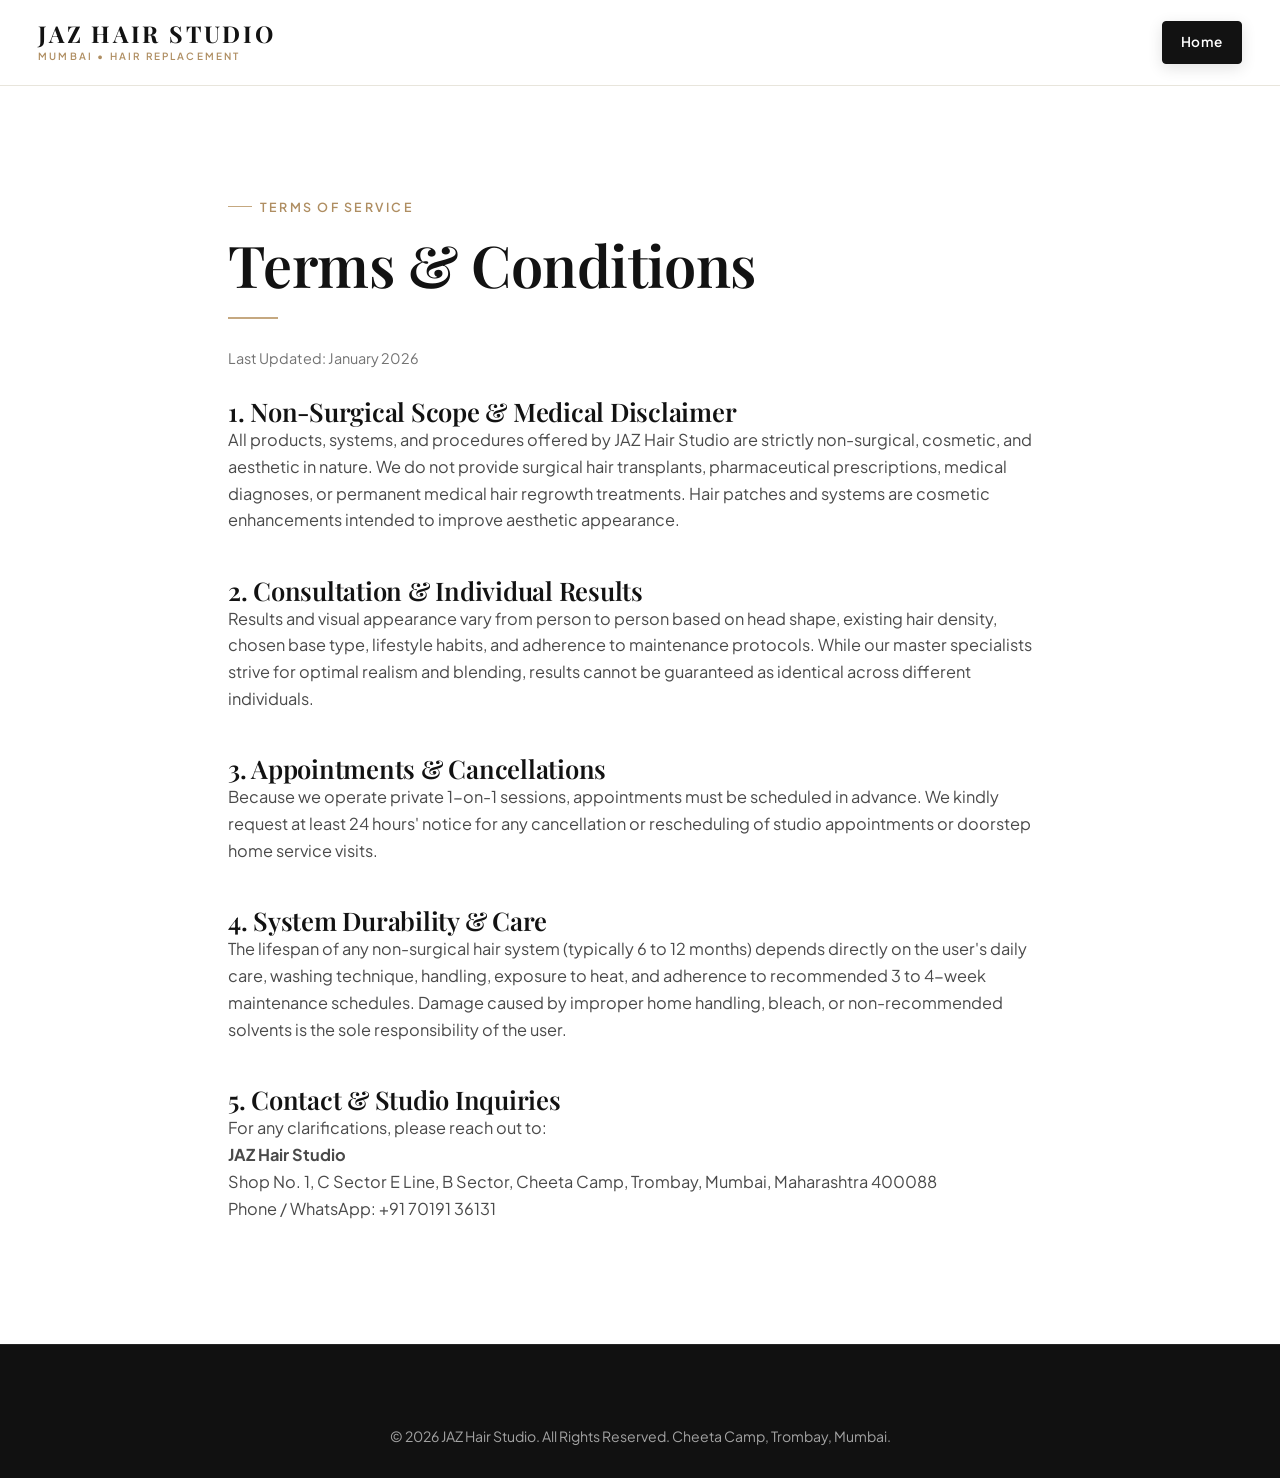
<file: terms.html>
<!DOCTYPE html>
<html lang="en">
<head>
  <meta charset="UTF-8">
  <meta name="viewport" content="width=device-width, initial-scale=1.0">
  <title>Terms & Conditions | JAZ Hair Studio Mumbai</title>
  <meta name="description" content="Terms and Conditions of service for JAZ Hair Studio, Trombay, Mumbai. Non-surgical hair patch fittings, appointments, and studio policies.">
  <link rel="stylesheet" href="css/style.css">
  <link rel="stylesheet" href="css/components.css">
  <link rel="stylesheet" href="css/responsive.css">
</head>
<body>
  <!-- Header -->
  <header class="site-header" id="site-header">
    <div class="header-container">
      <a href="index.html" class="brand-logo" aria-label="JAZ Hair Studio Homepage">
        <span class="brand-logo-text">JAZ HAIR STUDIO</span>
        <span class="brand-logo-sub">Mumbai • Hair Replacement</span>
      </a>
      <a href="index.html" class="btn btn-primary btn-sm">Home</a>
    </div>
  </header>

  <main id="main-content" class="section">
    <div class="container container-narrow">
      <span class="eyebrow">TERMS OF SERVICE</span>
      <h1>Terms & Conditions</h1>
      <div class="divider-gold"></div>
      <p style="font-size: 0.9rem; color: var(--text-muted); margin-bottom: 24px;">Last Updated: January 2026</p>

      <div style="display: flex; flex-direction: column; gap: 20px;">
        <section>
          <h3>1. Non-Surgical Scope & Medical Disclaimer</h3>
          <p>
            All products, systems, and procedures offered by JAZ Hair Studio are strictly non-surgical, cosmetic, and aesthetic in nature. We do not provide surgical hair transplants, pharmaceutical prescriptions, medical diagnoses, or permanent medical hair regrowth treatments. Hair patches and systems are cosmetic enhancements intended to improve aesthetic appearance.
          </p>
        </section>

        <section>
          <h3>2. Consultation & Individual Results</h3>
          <p>
            Results and visual appearance vary from person to person based on head shape, existing hair density, chosen base type, lifestyle habits, and adherence to maintenance protocols. While our master specialists strive for optimal realism and blending, results cannot be guaranteed as identical across different individuals.
          </p>
        </section>

        <section>
          <h3>3. Appointments & Cancellations</h3>
          <p>
            Because we operate private 1-on-1 sessions, appointments must be scheduled in advance. We kindly request at least 24 hours' notice for any cancellation or rescheduling of studio appointments or doorstep home service visits.
          </p>
        </section>

        <section>
          <h3>4. System Durability & Care</h3>
          <p>
            The lifespan of any non-surgical hair system (typically 6 to 12 months) depends directly on the user's daily care, washing technique, handling, exposure to heat, and adherence to recommended 3 to 4-week maintenance schedules. Damage caused by improper home handling, bleach, or non-recommended solvents is the sole responsibility of the user.
          </p>
        </section>

        <section>
          <h3>5. Contact & Studio Inquiries</h3>
          <p>
            For any clarifications, please reach out to:<br>
            <strong>JAZ Hair Studio</strong><br>
            Shop No. 1, C Sector E Line, B Sector, Cheeta Camp, Trombay, Mumbai, Maharashtra 400088<br>
            Phone / WhatsApp: +91 70191 36131
          </p>
        </section>
      </div>
    </div>
  </main>

  <!-- Footer -->
  <footer class="site-footer">
    <div class="container text-center">
      <div style="font-size: 0.88rem; color: var(--text-light-muted);">
        © 2026 JAZ Hair Studio. All Rights Reserved. Cheeta Camp, Trombay, Mumbai.
      </div>
    </div>
  </footer>
</body>
</html>
</file>
<file: css/style.css>
/* ==========================================================================
   JAZ HAIR STUDIO — LUXURY DESIGN SYSTEM & GLOBAL STYLES
   Mumbai's Premier Non-Surgical Hair Patch & Hair Replacement Studio
   ========================================================================== */

@import url('https://fonts.googleapis.com/css2?family=Playfair+Display:ital,wght@0,400;0,500;0,600;0,700;1,400&family=Plus+Jakarta+Sans:wght@300;400;500;600;700&display=swap');

:root {
  /* White Luxury Theme Palette */
  --bg-primary: #FFFFFF;
  --bg-secondary: #FAF9F6;       /* Soft luxury ivory */
  --bg-tertiary: #F4F3EF;        /* Very light warm grey */
  --bg-card: #FFFFFF;
  --bg-card-hover: #FCFBF9;
  --bg-dark: #111111;            /* Deep charcoal luxury dark for contrast sections */
  --bg-dark-secondary: #181818;

  /* Typography Colors */
  --text-primary: #121212;       /* Deep charcoal / black */
  --text-secondary: #4A4A4A;     /* Refined dark grey */
  --text-muted: #737373;         /* Soft muted grey */
  --text-light: #F5F5F5;
  --text-light-muted: #A3A3A3;

  /* Champagne Gold & Luxury Accents */
  --accent-gold: #C5A880;        /* Champagne gold */
  --accent-gold-hover: #AF8E62;  /* Deeper warm gold */
  --accent-gold-light: #F7F3EC;  /* Soft champagne tint */
  --accent-gold-subtle: rgba(197, 168, 128, 0.12);
  --accent-gold-border: rgba(197, 168, 128, 0.35);

  /* Functional Accents */
  --whatsapp-color: #25D366;
  --whatsapp-hover: #20BA5A;
  --whatsapp-dark: #128C7E;

  /* Structural Borders */
  --border-subtle: #E8E5DC;
  --border-card: rgba(0, 0, 0, 0.06);

  /* Shadows */
  --shadow-subtle: 0 4px 20px rgba(0, 0, 0, 0.03);
  --shadow-hover: 0 16px 36px rgba(18, 18, 18, 0.07);
  --shadow-modal: 0 24px 60px rgba(0, 0, 0, 0.18);
  --shadow-gold: 0 10px 25px rgba(197, 168, 128, 0.22);

  /* Typography */
  --font-serif: 'Playfair Display', Georgia, serif;
  --font-sans: 'Plus Jakarta Sans', -apple-system, BlinkMacSystemFont, 'Segoe UI', Roboto, sans-serif;

  /* Layout */
  --max-width: 1260px;
  --header-height: 86px;
  --header-height-scrolled: 72px;
  --transition-smooth: all 0.35s cubic-bezier(0.16, 1, 0.3, 1);
  --transition-fast: all 0.2s ease-in-out;
  --radius-sm: 4px;
  --radius-md: 8px;
  --radius-lg: 14px;
  --radius-pill: 9999px;
}

/* ==========================================================================
   CSS RESET & BASE
   ========================================================================== */
*, *::before, *::after {
  box-sizing: border-box;
  margin: 0;
  padding: 0;
}

html {
  font-size: 16px;
  scroll-behavior: smooth;
  -webkit-font-smoothing: antialiased;
  -moz-osx-font-smoothing: grayscale;
}

body {
  font-family: var(--font-sans);
  background-color: var(--bg-primary);
  color: var(--text-primary);
  line-height: 1.65;
  font-weight: 400;
  overflow-x: hidden;
  position: relative;
}

img, picture, video, canvas, svg {
  display: block;
  max-width: 100%;
  height: auto;
}

input, button, textarea, select {
  font: inherit;
}

a {
  color: inherit;
  text-decoration: none;
  transition: var(--transition-fast);
}

ul, ol {
  list-style: none;
}

/* Accessible focus ring */
:focus-visible {
  outline: 2px solid var(--accent-gold);
  outline-offset: 3px;
}

/* Skip to content link */
.skip-link {
  position: absolute;
  top: -60px;
  left: 20px;
  background: var(--text-primary);
  color: #fff;
  padding: 10px 18px;
  z-index: 9999;
  border-radius: var(--radius-sm);
  transition: top 0.3s;
  font-size: 0.9rem;
}
.skip-link:focus {
  top: 20px;
}

/* ==========================================================================
   TYPOGRAPHY
   ========================================================================== */
h1, h2, h3, h4, h5, h6 {
  font-family: var(--font-serif);
  color: var(--text-primary);
  font-weight: 500;
  line-height: 1.25;
  letter-spacing: -0.01em;
}

h1 {
  font-size: clamp(2.3rem, 4.5vw, 3.8rem);
  font-weight: 600;
  line-height: 1.15;
}

h2 {
  font-size: clamp(1.9rem, 3.2vw, 2.75rem);
  margin-bottom: 0.75rem;
}

h3 {
  font-size: clamp(1.35rem, 2vw, 1.75rem);
  font-weight: 600;
}

h4 {
  font-size: 1.2rem;
  font-weight: 600;
}

p {
  color: var(--text-secondary);
  margin-bottom: 1.2rem;
  font-size: 1.02rem;
}

p.lead {
  font-size: 1.18rem;
  line-height: 1.7;
  color: var(--text-secondary);
}

.text-gold {
  color: var(--accent-gold) !important;
}

.text-dark {
  color: var(--text-primary) !important;
}

.eyebrow {
  display: inline-flex;
  align-items: center;
  gap: 8px;
  font-family: var(--font-sans);
  font-size: 0.78rem;
  text-transform: uppercase;
  letter-spacing: 0.18em;
  font-weight: 600;
  color: var(--accent-gold-hover);
  margin-bottom: 0.85rem;
}

.eyebrow::before {
  content: '';
  display: inline-block;
  width: 24px;
  height: 1px;
  background-color: var(--accent-gold);
}

.eyebrow-center {
  justify-content: center;
}
.eyebrow-center::after {
  content: '';
  display: inline-block;
  width: 24px;
  height: 1px;
  background-color: var(--accent-gold);
}

/* ==========================================================================
   LAYOUT CONTAINERS & HELPERS
   ========================================================================== */
.container {
  width: 100%;
  max-width: var(--max-width);
  margin-left: auto;
  margin-right: auto;
  padding-left: 28px;
  padding-right: 28px;
}

.container-narrow {
  max-width: 880px;
}

.section {
  padding-top: clamp(60px, 8vw, 110px);
  padding-bottom: clamp(60px, 8vw, 110px);
  position: relative;
}

.section-bg-secondary {
  background-color: var(--bg-secondary);
}

.section-bg-tertiary {
  background-color: var(--bg-tertiary);
}

.section-bg-dark {
  background-color: var(--bg-dark);
  color: var(--text-light);
}

.section-bg-dark h1,
.section-bg-dark h2,
.section-bg-dark h3,
.section-bg-dark h4 {
  color: #FFFFFF;
}

.section-bg-dark p {
  color: var(--text-light-muted);
}

.section-header {
  margin-bottom: clamp(36px, 5vw, 60px);
}

.section-header.text-center {
  text-align: center;
  max-width: 720px;
  margin-left: auto;
  margin-right: auto;
}

.divider-gold {
  width: 50px;
  height: 2px;
  background-color: var(--accent-gold);
  margin: 1.25rem 0 1.75rem;
}

.divider-gold.mx-auto {
  margin-left: auto;
  margin-right: auto;
}

/* ==========================================================================
   BUTTONS & CTAS
   ========================================================================== */
.btn {
  display: inline-flex;
  align-items: center;
  justify-content: center;
  gap: 10px;
  padding: 14px 30px;
  font-size: 0.95rem;
  font-weight: 600;
  letter-spacing: 0.04em;
  border-radius: var(--radius-sm);
  transition: var(--transition-smooth);
  cursor: pointer;
  border: 1px solid transparent;
  white-space: nowrap;
}

.btn-primary {
  background-color: var(--text-primary);
  color: #FFFFFF;
  border-color: var(--text-primary);
  box-shadow: 0 4px 15px rgba(0, 0, 0, 0.12);
}

.btn-primary:hover {
  background-color: #000000;
  border-color: var(--accent-gold);
  color: #FFFFFF;
  transform: translateY(-2px);
  box-shadow: 0 8px 24px rgba(0, 0, 0, 0.18);
}

.btn-gold {
  background-color: var(--accent-gold);
  color: #FFFFFF;
  border-color: var(--accent-gold);
}

.btn-gold:hover {
  background-color: var(--accent-gold-hover);
  border-color: var(--accent-gold-hover);
  transform: translateY(-2px);
  box-shadow: var(--shadow-gold);
}

.btn-secondary {
  background-color: transparent;
  color: var(--text-primary);
  border-color: var(--text-primary);
}

.btn-secondary:hover {
  background-color: var(--text-primary);
  color: #FFFFFF;
  transform: translateY(-2px);
}

.btn-outline-gold {
  background-color: transparent;
  color: var(--accent-gold-hover);
  border-color: var(--accent-gold);
}

.btn-outline-gold:hover {
  background-color: var(--accent-gold);
  color: #FFFFFF;
  transform: translateY(-2px);
}

.btn-whatsapp {
  background-color: var(--whatsapp-color);
  color: #FFFFFF;
  border-color: var(--whatsapp-color);
  box-shadow: 0 4px 14px rgba(37, 211, 102, 0.28);
}

.btn-whatsapp:hover {
  background-color: var(--whatsapp-hover);
  border-color: var(--whatsapp-hover);
  transform: translateY(-2px);
  box-shadow: 0 8px 22px rgba(37, 211, 102, 0.4);
}

.btn-sm {
  padding: 9px 18px;
  font-size: 0.85rem;
}

.btn-lg {
  padding: 17px 36px;
  font-size: 1.05rem;
}

.btn-group {
  display: flex;
  flex-wrap: wrap;
  align-items: center;
  gap: 16px;
}

/* ==========================================================================
   HEADER & NAVIGATION
   ========================================================================== */
.site-header {
  position: sticky;
  top: 0;
  left: 0;
  width: 100%;
  z-index: 1000;
  background-color: rgba(255, 255, 255, 0.96);
  backdrop-filter: blur(12px);
  -webkit-backdrop-filter: blur(12px);
  border-bottom: 1px solid var(--border-subtle);
  transition: height 0.3s ease, background-color 0.3s ease, box-shadow 0.3s ease;
  height: var(--header-height);
  display: flex;
  align-items: center;
}

.site-header.scrolled {
  height: var(--header-height-scrolled);
  box-shadow: 0 6px 20px rgba(0, 0, 0, 0.05);
  background-color: rgba(255, 255, 255, 0.98);
}

.header-container {
  display: flex;
  align-items: center;
  justify-content: space-between;
  width: 100%;
  max-width: var(--max-width);
  margin: 0 auto;
  padding: 0 28px;
}

.brand-logo {
  display: flex;
  flex-direction: column;
}

.brand-logo-text {
  font-family: var(--font-serif);
  font-size: 1.45rem;
  font-weight: 700;
  letter-spacing: 0.12em;
  color: var(--text-primary);
  line-height: 1.1;
  text-transform: uppercase;
}

.brand-logo-sub {
  font-size: 0.62rem;
  letter-spacing: 0.22em;
  color: var(--accent-gold-hover);
  text-transform: uppercase;
  font-weight: 600;
  margin-top: 2px;
}

.nav-desktop {
  display: flex;
  align-items: center;
  gap: 22px;
}

.nav-link {
  font-size: 0.88rem;
  font-weight: 500;
  color: var(--text-secondary);
  letter-spacing: 0.03em;
  position: relative;
  padding: 6px 0;
  transition: var(--transition-fast);
}

.nav-link::after {
  content: '';
  position: absolute;
  bottom: 0;
  left: 0;
  width: 0;
  height: 1.5px;
  background-color: var(--accent-gold);
  transition: width 0.3s ease;
}

.nav-link:hover,
.nav-link.active {
  color: var(--text-primary);
}

.nav-link:hover::after,
.nav-link.active::after {
  width: 100%;
}

.header-actions {
  display: flex;
  align-items: center;
  gap: 12px;
}

.header-whatsapp-icon {
  width: 38px;
  height: 38px;
  border-radius: 50%;
  background-color: var(--accent-gold-light);
  color: var(--text-primary);
  display: flex;
  align-items: center;
  justify-content: center;
  transition: var(--transition-fast);
  border: 1px solid var(--accent-gold-border);
}

.header-whatsapp-icon:hover {
  background-color: var(--whatsapp-color);
  color: #fff;
  border-color: var(--whatsapp-color);
  transform: scale(1.06);
}

/* Mobile Drawer & Hamburger */
.mobile-nav-toggle {
  display: none;
  background: transparent;
  border: none;
  cursor: pointer;
  padding: 8px;
  flex-direction: column;
  gap: 5px;
  z-index: 1100;
}

.mobile-nav-toggle span {
  display: block;
  width: 24px;
  height: 2px;
  background-color: var(--text-primary);
  transition: var(--transition-smooth);
}

.mobile-nav-toggle.open span:nth-child(1) {
  transform: translateY(7px) rotate(45deg);
}
.mobile-nav-toggle.open span:nth-child(2) {
  opacity: 0;
}
.mobile-nav-toggle.open span:nth-child(3) {
  transform: translateY(-7px) rotate(-45deg);
}

.mobile-drawer {
  position: fixed;
  top: 0;
  right: -100%;
  width: 86%;
  max-width: 380px;
  height: 100vh;
  background-color: #FFFFFF;
  box-shadow: -10px 0 30px rgba(0, 0, 0, 0.15);
  z-index: 1050;
  padding: 100px 30px 40px;
  display: flex;
  flex-direction: column;
  justify-content: space-between;
  transition: right 0.4s cubic-bezier(0.16, 1, 0.3, 1);
  overflow-y: auto;
}

.mobile-drawer.open {
  right: 0;
}

.mobile-drawer-overlay {
  position: fixed;
  top: 0;
  left: 0;
  width: 100vw;
  height: 100vh;
  background: rgba(0, 0, 0, 0.45);
  backdrop-filter: blur(4px);
  z-index: 1040;
  opacity: 0;
  visibility: hidden;
  transition: opacity 0.3s ease, visibility 0.3s ease;
}

.mobile-drawer-overlay.open {
  opacity: 1;
  visibility: visible;
}

.mobile-nav-links {
  display: flex;
  flex-direction: column;
  gap: 18px;
}

.mobile-nav-links a {
  font-family: var(--font-serif);
  font-size: 1.3rem;
  color: var(--text-primary);
  padding: 6px 0;
  border-bottom: 1px solid var(--border-subtle);
  display: flex;
  justify-content: space-between;
  align-items: center;
}

.mobile-nav-links a.active {
  color: var(--accent-gold-hover);
  font-weight: 600;
}

.mobile-drawer-footer {
  margin-top: 30px;
  display: flex;
  flex-direction: column;
  gap: 12px;
}

/* ==========================================================================
   FOOTER
   ========================================================================== */
.site-footer {
  background-color: var(--bg-dark);
  color: var(--text-light);
  padding: 80px 0 30px;
  border-top: 1px solid rgba(255, 255, 255, 0.08);
}

.footer-grid {
  display: grid;
  grid-template-columns: 1.4fr 1fr 1fr 1.3fr;
  gap: 48px;
  margin-bottom: 60px;
}

.footer-col-brand .brand-logo-text {
  color: #FFFFFF;
}

.footer-col-brand p {
  color: var(--text-light-muted);
  font-size: 0.94rem;
  margin-top: 14px;
  margin-bottom: 22px;
  line-height: 1.7;
}

.footer-trust-badge {
  display: inline-flex;
  align-items: center;
  gap: 8px;
  padding: 6px 14px;
  background: rgba(255, 255, 255, 0.05);
  border: 1px solid var(--accent-gold-border);
  border-radius: var(--radius-sm);
  font-size: 0.8rem;
  color: var(--accent-gold);
}

.footer-heading {
  font-family: var(--font-sans);
  font-size: 0.88rem;
  font-weight: 600;
  text-transform: uppercase;
  letter-spacing: 0.14em;
  color: #FFFFFF;
  margin-bottom: 22px;
  position: relative;
  padding-bottom: 8px;
}

.footer-heading::after {
  content: '';
  position: absolute;
  bottom: 0;
  left: 0;
  width: 24px;
  height: 1.5px;
  background-color: var(--accent-gold);
}

.footer-links {
  display: flex;
  flex-direction: column;
  gap: 10px;
}

.footer-links a {
  color: var(--text-light-muted);
  font-size: 0.92rem;
  transition: var(--transition-fast);
}

.footer-links a:hover {
  color: var(--accent-gold);
  transform: translateX(4px);
}

.footer-contact-info {
  display: flex;
  flex-direction: column;
  gap: 14px;
}

.footer-contact-item {
  display: flex;
  align-items: flex-start;
  gap: 12px;
  color: var(--text-light-muted);
  font-size: 0.92rem;
  line-height: 1.5;
}

.footer-contact-item svg {
  color: var(--accent-gold);
  flex-shrink: 0;
  margin-top: 3px;
}

.footer-social-links {
  display: flex;
  gap: 12px;
  margin-top: 18px;
}

.footer-social-btn {
  width: 38px;
  height: 38px;
  border-radius: 50%;
  background: rgba(255, 255, 255, 0.06);
  border: 1px solid rgba(255, 255, 255, 0.1);
  display: flex;
  align-items: center;
  justify-content: center;
  color: #FFFFFF;
  transition: var(--transition-fast);
}

.footer-social-btn:hover {
  background-color: var(--accent-gold);
  color: var(--text-primary);
  transform: translateY(-2px);
}

.footer-bottom {
  padding-top: 30px;
  border-top: 1px solid rgba(255, 255, 255, 0.08);
  display: flex;
  justify-content: space-between;
  align-items: center;
  font-size: 0.85rem;
  color: var(--text-light-muted);
  flex-wrap: wrap;
  gap: 16px;
}

.footer-bottom-links {
  display: flex;
  gap: 20px;
}

.footer-bottom-links a {
  color: var(--text-light-muted);
}
.footer-bottom-links a:hover {
  color: var(--accent-gold);
}

/* ==========================================================================
   FLOATING ACTION BUTTONS (WHATSAPP & CALL)
   ========================================================================== */
.floating-whatsapp {
  position: fixed;
  bottom: 28px;
  right: 28px;
  z-index: 990;
  display: flex;
  align-items: center;
  gap: 10px;
  background-color: var(--whatsapp-color);
  color: #FFFFFF;
  padding: 12px 20px 12px 16px;
  border-radius: var(--radius-pill);
  box-shadow: 0 8px 24px rgba(37, 211, 102, 0.35);
  font-size: 0.92rem;
  font-weight: 600;
  transition: var(--transition-smooth);
}

.floating-whatsapp svg {
  width: 24px;
  height: 24px;
}

.floating-whatsapp:hover {
  background-color: var(--whatsapp-hover);
  transform: translateY(-3px) scale(1.03);
  box-shadow: 0 12px 30px rgba(37, 211, 102, 0.45);
  color: #fff;
}

.mobile-sticky-bar {
  display: none;
  position: fixed;
  bottom: 0;
  left: 0;
  width: 100%;
  background: #FFFFFF;
  border-top: 1px solid var(--border-subtle);
  padding: 10px 16px;
  z-index: 980;
  box-shadow: 0 -4px 18px rgba(0, 0, 0, 0.08);
}

.mobile-sticky-grid {
  display: grid;
  grid-template-columns: 1fr 1fr;
  gap: 10px;
}

/* ==========================================================================
   UTILITY & ACCESSIBILITY
   ========================================================================== */
.sr-only {
  position: absolute;
  width: 1px;
  height: 1px;
  padding: 0;
  margin: -1px;
  overflow: hidden;
  clip: rect(0, 0, 0, 0);
  white-space: nowrap;
  border-width: 0;
}

.coverage-grid {
  display: grid;
  grid-template-columns: 1fr 1fr;
  gap: 12px;
  margin-bottom: 24px;
}

.text-center { text-align: center; }
.text-left { text-align: left; }
.text-right { text-align: right; }

/* Responsive visibility utilities */
.show-mobile {
  display: none !important;
}

.hide-mobile {
  display: inline;
}

@media (prefers-reduced-motion: reduce) {
  *, *::before, *::after {
    animation-duration: 0.01ms !important;
    animation-iteration-count: 1 !important;
    transition-duration: 0.01ms !important;
    scroll-behavior: auto !important;
  }
}
</file>
<file: css/components.css>
/* ==========================================================================
   JAZ HAIR STUDIO — COMPONENTS STYLES
   ========================================================================== */

/* ==========================================================================
   1. HERO SECTION & 3-SECOND SLIDESHOW
   ========================================================================== */
.hero-slider-section {
  position: relative;
  width: 100%;
  height: 88vh;
  min-height: 600px;
  max-height: 860px;
  overflow: hidden;
  background-color: #0d0d0d;
}

.hero-slides-wrapper {
  position: absolute;
  top: 0;
  left: 0;
  width: 100%;
  height: 100%;
}

.hero-slide {
  position: absolute;
  top: 0;
  left: 0;
  width: 100%;
  height: 100%;
  opacity: 0;
  visibility: hidden;
  transition: opacity 1s cubic-bezier(0.4, 0, 0.2, 1), transform 6s linear;
  transform: scale(1.05);
  z-index: 1;
}

.hero-slide.active {
  opacity: 1;
  visibility: visible;
  transform: scale(1);
  z-index: 2;
}

.hero-slide-img {
  width: 100%;
  height: 100%;
  object-fit: cover;
  object-position: center 20%;
}

.hero-overlay {
  position: absolute;
  top: 0;
  left: 0;
  width: 100%;
  height: 100%;
  background: linear-gradient(
    90deg,
    rgba(14, 14, 14, 0.85) 0%,
    rgba(14, 14, 14, 0.65) 45%,
    rgba(14, 14, 14, 0.25) 100%
  );
  z-index: 3;
}

.hero-content-container {
  position: relative;
  z-index: 5;
  height: 100%;
  display: flex;
  align-items: center;
}

.hero-content-box {
  max-width: 680px;
  color: #FFFFFF;
}

.hero-eyebrow {
  display: inline-flex;
  align-items: center;
  gap: 8px;
  font-family: var(--font-sans);
  font-size: 0.82rem;
  letter-spacing: 0.2em;
  text-transform: uppercase;
  color: var(--accent-gold);
  font-weight: 600;
  margin-bottom: 1.25rem;
}

.hero-eyebrow::before {
  content: '';
  width: 32px;
  height: 1.5px;
  background-color: var(--accent-gold);
}

.hero-title {
  font-size: clamp(2.4rem, 4.8vw, 4.2rem);
  font-weight: 600;
  color: #FFFFFF;
  line-height: 1.12;
  margin-bottom: 1.4rem;
  letter-spacing: -0.015em;
}

.hero-subtitle {
  font-size: clamp(1.05rem, 1.3vw, 1.22rem);
  line-height: 1.7;
  color: rgba(255, 255, 255, 0.88);
  margin-bottom: 2rem;
  max-width: 620px;
}

.hero-trust-bar {
  margin-top: 2rem;
  padding-top: 1.5rem;
  border-top: 1px solid rgba(255, 255, 255, 0.15);
  display: flex;
  align-items: center;
  gap: 12px;
  color: rgba(255, 255, 255, 0.85);
  font-size: 0.88rem;
  letter-spacing: 0.05em;
  font-weight: 500;
  flex-wrap: wrap;
}

.hero-trust-dot {
  color: var(--accent-gold);
}

/* Slider Controls */
.hero-slider-dots {
  position: absolute;
  bottom: 35px;
  left: 50%;
  transform: translateX(-50%);
  display: flex;
  gap: 10px;
  z-index: 10;
}

.hero-dot {
  width: 12px;
  height: 12px;
  border-radius: 50%;
  background: rgba(255, 255, 255, 0.35);
  border: 1px solid rgba(255, 255, 255, 0.7);
  cursor: pointer;
  transition: var(--transition-fast);
  padding: 0;
}

.hero-dot.active {
  background: var(--accent-gold);
  border-color: var(--accent-gold);
  width: 34px;
  border-radius: 8px;
}

.hero-slider-arrow {
  position: absolute;
  top: 50%;
  transform: translateY(-50%);
  z-index: 10;
  background: rgba(20, 20, 20, 0.5);
  border: 1px solid rgba(255, 255, 255, 0.2);
  color: #fff;
  width: 48px;
  height: 48px;
  border-radius: 50%;
  display: flex;
  align-items: center;
  justify-content: center;
  cursor: pointer;
  transition: var(--transition-fast);
  backdrop-filter: blur(4px);
}

.hero-slider-arrow:hover {
  background: var(--accent-gold);
  color: #111;
  border-color: var(--accent-gold);
}

.hero-slider-prev { left: 24px; }
.hero-slider-next { right: 24px; }

/* Sub-page Hero */
.page-hero {
  position: relative;
  background-color: var(--bg-secondary);
  padding: 90px 0 65px;
  border-bottom: 1px solid var(--border-subtle);
  overflow: hidden;
}

.page-hero-grid {
  display: grid;
  grid-template-columns: 1.1fr 0.9fr;
  gap: 48px;
  align-items: center;
}

.page-hero-content {
  max-width: 600px;
}

.page-hero-media {
  position: relative;
  border-radius: var(--radius-md);
  overflow: hidden;
  box-shadow: var(--shadow-hover);
  aspect-ratio: 16/10;
}

.page-hero-media img {
  width: 100%;
  height: 100%;
  object-fit: cover;
  object-position: center top;
}

/* ==========================================================================
   2. LUXURY CARDS (WHY US, SOLUTIONS, SERVICES)
   ========================================================================== */
.card-grid-4 {
  display: grid;
  grid-template-columns: repeat(4, 1fr);
  gap: 24px;
}

.card-grid-3 {
  display: grid;
  grid-template-columns: repeat(3, 1fr);
  gap: 30px;
}

.card-grid-2 {
  display: grid;
  grid-template-columns: repeat(2, 1fr);
  gap: 36px;
}

.card-luxury {
  background-color: var(--bg-card);
  border: 1px solid var(--border-subtle);
  border-radius: var(--radius-md);
  overflow: hidden;
  transition: var(--transition-smooth);
  display: flex;
  flex-direction: column;
  position: relative;
}

.card-luxury:hover {
  transform: translateY(-6px);
  border-color: var(--accent-gold);
  box-shadow: var(--shadow-hover);
}

.card-image-wrap {
  position: relative;
  width: 100%;
  aspect-ratio: 16/10;
  overflow: hidden;
  background-color: var(--bg-tertiary);
}

.card-image-wrap img {
  width: 100%;
  height: 100%;
  object-fit: cover;
  object-position: center top;
  transition: transform 0.6s cubic-bezier(0.16, 1, 0.3, 1);
}

.card-luxury:hover .card-image-wrap img {
  transform: scale(1.06);
}

.card-body {
  padding: 26px 24px;
  display: flex;
  flex-direction: column;
  flex-grow: 1;
}

.card-icon-badge {
  width: 44px;
  height: 44px;
  border-radius: var(--radius-sm);
  background-color: var(--accent-gold-light);
  border: 1px solid var(--accent-gold-border);
  display: flex;
  align-items: center;
  justify-content: center;
  color: var(--accent-gold-hover);
  margin-bottom: 18px;
}

.card-title {
  font-size: 1.32rem;
  margin-bottom: 10px;
  color: var(--text-primary);
}

.card-text {
  font-size: 0.94rem;
  color: var(--text-secondary);
  line-height: 1.65;
  margin-bottom: 20px;
  flex-grow: 1;
}

.card-footer-link {
  display: inline-flex;
  align-items: center;
  gap: 6px;
  font-size: 0.88rem;
  font-weight: 600;
  color: var(--accent-gold-hover);
  margin-top: auto;
}

.card-footer-link svg {
  transition: transform 0.2s ease;
}

.card-footer-link:hover svg {
  transform: translateX(4px);
}

/* Editorial Split Section */
.split-section {
  display: grid;
  grid-template-columns: 1fr 1fr;
  gap: 64px;
  align-items: center;
}

.split-media {
  position: relative;
  border-radius: var(--radius-md);
  overflow: hidden;
  box-shadow: var(--shadow-hover);
}

.split-media img {
  width: 100%;
  height: 100%;
  max-height: 540px;
  object-fit: cover;
  object-position: center top;
}

.split-badge {
  position: absolute;
  bottom: 24px;
  left: 24px;
  background: rgba(255, 255, 255, 0.92);
  backdrop-filter: blur(10px);
  padding: 14px 20px;
  border-radius: var(--radius-sm);
  border-left: 3px solid var(--accent-gold);
  box-shadow: 0 8px 20px rgba(0, 0, 0, 0.08);
}

.split-badge-title {
  font-family: var(--font-serif);
  font-weight: 600;
  font-size: 1.1rem;
  color: var(--text-primary);
}

.split-badge-sub {
  font-size: 0.8rem;
  color: var(--text-muted);
}

.stats-grid {
  display: grid;
  grid-template-columns: repeat(2, 1fr);
  gap: 20px;
  margin: 30px 0;
}

.stat-item {
  padding: 16px 20px;
  background-color: var(--bg-secondary);
  border-radius: var(--radius-sm);
  border-left: 2px solid var(--accent-gold);
}

.stat-title {
  font-weight: 600;
  color: var(--text-primary);
  font-size: 0.95rem;
  margin-bottom: 3px;
}

.stat-desc {
  font-size: 0.84rem;
  color: var(--text-muted);
  margin-bottom: 0;
}

/* ==========================================================================
   3. BEFORE / AFTER COMPARISON SLIDER
   ========================================================================== */
.comparison-wrapper {
  max-width: 960px;
  margin: 0 auto;
}

.before-after-container {
  position: relative;
  width: 100%;
  aspect-ratio: 16/10;
  max-height: 520px;
  overflow: hidden;
  border-radius: var(--radius-md);
  box-shadow: var(--shadow-hover);
  user-select: none;
  touch-action: pan-y;
  background-color: var(--bg-tertiary);
}

.ba-image {
  position: absolute;
  top: 0;
  left: 0;
  width: 100%;
  height: 100%;
  pointer-events: none;
}

.ba-image img {
  width: 100%;
  height: 100%;
  object-fit: cover;
  object-position: center top;
}

.ba-image-before {
  width: 100%;
  height: 100%;
  position: absolute;
  top: 0;
  left: 0;
  z-index: 2;
  clip-path: polygon(0 0, 50% 0, 50% 100%, 0 100%);
  pointer-events: none;
}

.ba-image-before img {
  width: 100%;
  height: 100%;
  object-fit: cover;
  object-position: center top;
}

.ba-label {
  position: absolute;
  top: 20px;
  padding: 6px 14px;
  background: rgba(18, 18, 18, 0.75);
  backdrop-filter: blur(6px);
  color: #FFFFFF;
  font-size: 0.78rem;
  font-weight: 600;
  letter-spacing: 0.12em;
  text-transform: uppercase;
  border-radius: var(--radius-sm);
  z-index: 4;
}

.ba-label-before {
  left: 20px;
}

.ba-label-after {
  right: 20px;
}

.ba-handle {
  position: absolute;
  top: 0;
  bottom: 0;
  left: 50%;
  width: 4px;
  background: #FFFFFF;
  z-index: 5;
  transform: translateX(-50%);
  cursor: ew-resize;
}

.ba-handle-circle {
  position: absolute;
  top: 50%;
  left: 50%;
  transform: translate(-50%, -50%);
  width: 44px;
  height: 44px;
  border-radius: 50%;
  background: #FFFFFF;
  box-shadow: 0 4px 15px rgba(0, 0, 0, 0.3);
  display: flex;
  align-items: center;
  justify-content: center;
  color: var(--text-primary);
  border: 2px solid var(--accent-gold);
}

.ba-handle-circle svg {
  width: 20px;
  height: 20px;
}

.ba-range-slider {
  position: absolute;
  top: 0;
  left: 0;
  width: 100%;
  height: 100%;
  opacity: 0;
  z-index: 6;
  cursor: ew-resize;
}

.disclaimer-box {
  margin-top: 18px;
  padding: 12px 18px;
  background: var(--bg-secondary);
  border: 1px solid var(--border-subtle);
  border-radius: var(--radius-sm);
  font-size: 0.82rem;
  color: var(--text-muted);
  text-align: center;
  line-height: 1.5;
}

/* ==========================================================================
   4. PROCESS TIMELINE (CONSULTATION PROCESS)
   ========================================================================== */
.process-grid {
  display: grid;
  grid-template-columns: repeat(4, 1fr);
  gap: 28px;
  position: relative;
}

.process-card {
  position: relative;
  background-color: var(--bg-primary);
  border: 1px solid var(--border-subtle);
  padding: 36px 26px;
  border-radius: var(--radius-md);
  transition: var(--transition-smooth);
}

.process-card:hover {
  transform: translateY(-4px);
  border-color: var(--accent-gold);
  box-shadow: var(--shadow-hover);
}

.process-num {
  font-family: var(--font-serif);
  font-size: 2.8rem;
  font-weight: 700;
  color: var(--accent-gold);
  line-height: 1;
  margin-bottom: 16px;
  opacity: 0.85;
}

.process-card h3 {
  font-size: 1.22rem;
  margin-bottom: 12px;
}

.process-card p {
  font-size: 0.92rem;
  margin-bottom: 0;
}

/* ==========================================================================
   5. GALLERY & LIGHTBOX
   ========================================================================== */
.gallery-filters {
  display: flex;
  justify-content: center;
  flex-wrap: wrap;
  gap: 10px;
  margin-bottom: 40px;
}

.filter-btn {
  background: var(--bg-secondary);
  border: 1px solid var(--border-subtle);
  color: var(--text-secondary);
  padding: 9px 20px;
  border-radius: var(--radius-pill);
  font-size: 0.88rem;
  font-weight: 500;
  cursor: pointer;
  transition: var(--transition-fast);
}

.filter-btn:hover,
.filter-btn.active {
  background-color: var(--text-primary);
  color: #FFFFFF;
  border-color: var(--text-primary);
}

.gallery-grid {
  display: grid;
  grid-template-columns: repeat(3, 1fr);
  gap: 24px;
}

.gallery-item {
  position: relative;
  border-radius: var(--radius-md);
  overflow: hidden;
  cursor: pointer;
  aspect-ratio: 4/3;
  background-color: var(--bg-tertiary);
  box-shadow: var(--shadow-subtle);
}

.gallery-item img {
  width: 100%;
  height: 100%;
  object-fit: cover;
  transition: transform 0.5s ease;
}

.gallery-item:hover img {
  transform: scale(1.08);
}

.gallery-overlay {
  position: absolute;
  top: 0;
  left: 0;
  width: 100%;
  height: 100%;
  background: linear-gradient(
    0deg,
    rgba(17, 17, 17, 0.8) 0%,
    rgba(17, 17, 17, 0.2) 60%,
    transparent 100%
  );
  opacity: 0;
  transition: opacity 0.3s ease;
  display: flex;
  flex-direction: column;
  justify-content: flex-end;
  padding: 24px;
  color: #FFFFFF;
}

.gallery-item:hover .gallery-overlay {
  opacity: 1;
}

.gallery-tag {
  font-size: 0.74rem;
  letter-spacing: 0.12em;
  text-transform: uppercase;
  color: var(--accent-gold);
  font-weight: 600;
}

.gallery-title {
  font-family: var(--font-serif);
  font-size: 1.15rem;
  margin-top: 4px;
  color: #fff;
}

/* Fullscreen Lightbox */
.lightbox-modal {
  position: fixed;
  top: 0;
  left: 0;
  width: 100vw;
  height: 100vh;
  background: rgba(10, 10, 10, 0.94);
  backdrop-filter: blur(12px);
  z-index: 2000;
  display: flex;
  align-items: center;
  justify-content: center;
  opacity: 0;
  visibility: hidden;
  transition: opacity 0.3s ease, visibility 0.3s ease;
  padding: 40px 20px;
}

.lightbox-modal.active {
  opacity: 1;
  visibility: visible;
}

.lightbox-content {
  position: relative;
  max-width: 900px;
  max-height: 85vh;
  display: flex;
  flex-direction: column;
  align-items: center;
}

.lightbox-content img {
  max-height: 75vh;
  max-width: 90vw;
  border-radius: var(--radius-sm);
  box-shadow: 0 20px 50px rgba(0, 0, 0, 0.6);
  object-fit: contain;
}

.lightbox-caption {
  margin-top: 16px;
  color: #FFFFFF;
  text-align: center;
  font-family: var(--font-serif);
  font-size: 1.15rem;
}

.lightbox-close {
  position: absolute;
  top: 25px;
  right: 25px;
  background: transparent;
  border: none;
  color: #fff;
  font-size: 2rem;
  cursor: pointer;
  width: 44px;
  height: 44px;
  display: flex;
  align-items: center;
  justify-content: center;
  transition: var(--transition-fast);
}

.lightbox-close:hover {
  color: var(--accent-gold);
}

.lightbox-nav {
  position: absolute;
  top: 50%;
  transform: translateY(-50%);
  background: rgba(255, 255, 255, 0.1);
  border: 1px solid rgba(255, 255, 255, 0.2);
  color: #fff;
  width: 48px;
  height: 48px;
  border-radius: 50%;
  display: flex;
  align-items: center;
  justify-content: center;
  cursor: pointer;
  transition: var(--transition-fast);
}

.lightbox-nav:hover {
  background: var(--accent-gold);
  color: #111;
}

.lightbox-prev { left: 30px; }
.lightbox-next { right: 30px; }

/* ==========================================================================
   6. FAQ ACCORDION
   ========================================================================== */
.faq-accordion {
  display: flex;
  flex-direction: column;
  gap: 16px;
  max-width: 860px;
  margin: 0 auto;
}

.faq-item {
  background-color: var(--bg-card);
  border: 1px solid var(--border-subtle);
  border-radius: var(--radius-md);
  overflow: hidden;
  transition: var(--transition-smooth);
}

.faq-item.active {
  border-color: var(--accent-gold);
  box-shadow: var(--shadow-subtle);
}

.faq-trigger {
  width: 100%;
  background: none;
  border: none;
  padding: 22px 26px;
  display: flex;
  align-items: center;
  justify-content: space-between;
  text-align: left;
  cursor: pointer;
  font-family: var(--font-serif);
  font-size: 1.18rem;
  font-weight: 600;
  color: var(--text-primary);
  transition: color 0.2s ease;
}

.faq-item.active .faq-trigger {
  color: var(--accent-gold-hover);
}

.faq-icon {
  width: 28px;
  height: 28px;
  border-radius: 50%;
  background-color: var(--bg-secondary);
  display: flex;
  align-items: center;
  justify-content: center;
  flex-shrink: 0;
  transition: transform 0.3s ease, background-color 0.3s ease;
  color: var(--text-secondary);
}

.faq-item.active .faq-icon {
  transform: rotate(45deg);
  background-color: var(--accent-gold-light);
  color: var(--accent-gold-hover);
}

.faq-content {
  max-height: 0;
  overflow: hidden;
  transition: max-height 0.4s cubic-bezier(0.16, 1, 0.3, 1), padding 0.3s ease;
  padding: 0 26px;
}

.faq-item.active .faq-content {
  padding-bottom: 24px;
}

.faq-content p {
  font-size: 0.96rem;
  color: var(--text-secondary);
  line-height: 1.7;
  margin-bottom: 0;
}

/* ==========================================================================
   7. LUXURY FORMS & BOOKING WIDGETS
   ========================================================================== */
.luxury-form {
  background: var(--bg-card);
  border: 1px solid var(--border-subtle);
  border-radius: var(--radius-md);
  padding: clamp(28px, 4vw, 48px);
  box-shadow: var(--shadow-subtle);
}

.form-grid-2 {
  display: grid;
  grid-template-columns: 1fr 1fr;
  gap: 20px;
}

.form-group {
  display: flex;
  flex-direction: column;
  margin-bottom: 20px;
}

.form-label {
  font-size: 0.88rem;
  font-weight: 600;
  color: var(--text-primary);
  margin-bottom: 7px;
}

.form-control {
  width: 100%;
  padding: 13px 16px;
  background-color: var(--bg-secondary);
  border: 1px solid var(--border-subtle);
  border-radius: var(--radius-sm);
  font-size: 0.95rem;
  color: var(--text-primary);
  transition: var(--transition-fast);
}

.form-control:focus {
  outline: none;
  border-color: var(--accent-gold);
  background-color: #FFFFFF;
  box-shadow: 0 0 0 3px var(--accent-gold-subtle);
}

textarea.form-control {
  min-height: 110px;
  resize: vertical;
}

.form-note {
  font-size: 0.8rem;
  color: var(--text-muted);
  margin-top: 12px;
  text-align: center;
}

/* Form success banner */
.form-toast {
  display: none;
  background-color: #EBF8EE;
  border: 1px solid #B8E4C4;
  color: #196C36;
  padding: 16px 20px;
  border-radius: var(--radius-sm);
  margin-bottom: 20px;
  font-size: 0.94rem;
}

.form-toast.active {
  display: block;
  animation: fadeIn 0.3s ease;
}

@keyframes fadeIn {
  from { opacity: 0; transform: translateY(-6px); }
  to { opacity: 1; transform: translateY(0); }
}

/* ==========================================================================
   8. TESTIMONIAL CAROUSEL
   ========================================================================== */
.testimonial-grid {
  display: grid;
  grid-template-columns: repeat(3, 1fr);
  gap: 28px;
}

.testimonial-card {
  background: var(--bg-card);
  border: 1px solid var(--border-subtle);
  border-radius: var(--radius-md);
  padding: 34px 28px;
  position: relative;
  display: flex;
  flex-direction: column;
  justify-content: space-between;
}

.testimonial-stars {
  display: flex;
  gap: 4px;
  color: var(--accent-gold);
  margin-bottom: 16px;
}

.testimonial-text {
  font-style: italic;
  font-size: 0.96rem;
  color: var(--text-secondary);
  line-height: 1.7;
  margin-bottom: 22px;
}

.testimonial-author {
  display: flex;
  align-items: center;
  gap: 12px;
  border-top: 1px solid var(--border-subtle);
  padding-top: 16px;
}

.testimonial-avatar {
  width: 44px;
  height: 44px;
  border-radius: 50%;
  background: var(--accent-gold-light);
  color: var(--accent-gold-hover);
  display: flex;
  align-items: center;
  justify-content: center;
  font-weight: 700;
  font-family: var(--font-serif);
}

.testimonial-meta h4 {
  font-size: 0.96rem;
  color: var(--text-primary);
  margin-bottom: 2px;
}

.testimonial-meta span {
  font-size: 0.78rem;
  color: var(--text-muted);
}
</file>
<file: css/responsive.css>
/* ==========================================================================
   JAZ HAIR STUDIO — RESPONSIVE STYLES (MOBILE-FIRST OPTIMIZATIONS)
   ========================================================================== */

/* Medium to Large Desktops (1180px - 1280px) */
@media screen and (max-width: 1280px) {
  .nav-desktop {
    gap: 14px;
  }
  .nav-link {
    font-size: 0.82rem;
    letter-spacing: 0.01em;
  }
  .header-actions .btn-sm {
    padding: 8px 14px;
    font-size: 0.82rem;
  }
}

/* Switch to Mobile Navigation at <= 1180px to prevent header wrap */
@media screen and (max-width: 1180px) {
  .nav-desktop {
    display: none !important;
  }
  
  .mobile-nav-toggle {
    display: flex !important;
  }

  .card-grid-4 {
    grid-template-columns: repeat(2, 1fr);
    gap: 20px;
  }
  
  .process-grid {
    grid-template-columns: repeat(2, 1fr);
  }
  
  .footer-grid {
    grid-template-columns: 1.2fr 1fr 1fr 1.2fr;
    gap: 32px;
  }
}

/* Tablets (<= 992px) */
@media screen and (max-width: 992px) {
  .split-section {
    grid-template-columns: 1fr;
    gap: 36px;
  }
  
  .page-hero-grid {
    grid-template-columns: 1fr;
    gap: 32px;
  }
  
  .card-grid-3 {
    grid-template-columns: repeat(2, 1fr);
    gap: 20px;
  }
  
  .gallery-grid {
    grid-template-columns: repeat(2, 1fr);
    gap: 16px;
  }
  
  .testimonial-grid {
    grid-template-columns: 1fr;
    max-width: 580px;
    margin: 0 auto;
  }
  
  .footer-grid {
    grid-template-columns: 1fr 1fr;
    gap: 36px;
  }
  
  .hero-slider-section {
    height: 80vh;
    min-height: 520px;
  }
}

/* Mobile Devices (<= 768px) */
@media screen and (max-width: 768px) {
  :root {
    --header-height: 70px;
    --header-height-scrolled: 64px;
  }

  html, body {
    overflow-x: hidden !important;
    width: 100%;
  }

  body {
    padding-bottom: calc(64px + env(safe-area-inset-bottom, 0px)); /* Space for bottom sticky bar */
  }

  .container {
    padding-left: 16px;
    padding-right: 16px;
  }

  .section {
    padding-top: 40px;
    padding-bottom: 40px;
  }

  .section-header {
    margin-bottom: 28px;
  }

  /* Global Typography Scaling on Mobile */
  h1 {
    font-size: clamp(1.65rem, 6.2vw, 2.15rem) !important;
    line-height: 1.22;
    letter-spacing: -0.01em;
  }

  h2 {
    font-size: clamp(1.38rem, 5.2vw, 1.75rem) !important;
    line-height: 1.25;
    letter-spacing: -0.01em;
  }

  h3 {
    font-size: clamp(1.1rem, 3.8vw, 1.28rem) !important;
    line-height: 1.3;
  }

  p.lead {
    font-size: 0.94rem;
    line-height: 1.6;
  }

  /* Responsive visibility utilities */
  .show-mobile {
    display: inline !important;
  }

  .hide-mobile {
    display: none !important;
  }

  /* Header & Logo on mobile */
  .brand-logo-text {
    font-size: 1.18rem;
    letter-spacing: 0.08em;
  }

  .brand-logo-sub {
    font-size: 0.54rem;
    letter-spacing: 0.16em;
  }

  .header-actions .btn-sm {
    display: none; /* Keep header clean on mobile, accessible via drawer & sticky bar */
  }

  /* Mobile Navigation Drawer */
  .mobile-drawer {
    height: 100svh;
    height: 100dvh;
    padding: 76px 24px calc(24px + env(safe-area-inset-bottom, 0px));
    -webkit-overflow-scrolling: touch;
  }

  .mobile-nav-links a {
    font-size: 1.05rem;
    padding: 8px 0;
  }

  /* Hero Slider on mobile (Homepage) */
  .hero-slider-section {
    height: calc(100svh - var(--header-height, 70px));
    height: calc(100dvh - var(--header-height, 70px));
    min-height: 560px;
    max-height: 750px;
    display: flex;
    flex-direction: column;
    justify-content: flex-end;
    padding: 0;
    position: relative;
    overflow: hidden;
  }

  .hero-overlay {
    background: linear-gradient(
      180deg,
      rgba(14, 14, 14, 0.08) 0%,
      rgba(14, 14, 14, 0.22) 28%,
      rgba(14, 14, 14, 0.72) 56%,
      rgba(14, 14, 14, 0.94) 84%,
      rgba(14, 14, 14, 0.98) 100%
    );
  }

  .hero-content-container {
    width: 100%;
    height: 100%;
    display: flex !important;
    flex-direction: column !important;
    justify-content: flex-end !important;
    align-items: stretch !important;
    padding-top: 40px;
    padding-bottom: 24px;
    position: relative;
    z-index: 5;
  }

  .hero-content-box {
    max-width: 100%;
    margin-top: auto; /* Anchors text to lower portion of hero, NOT upwards */
    padding-bottom: 4px;
  }

  .hero-eyebrow {
    font-size: 0.72rem;
    letter-spacing: 0.16em;
    margin-bottom: 0.75rem;
  }

  .hero-title {
    font-size: clamp(1.72rem, 6.2vw, 2.2rem);
    line-height: 1.18;
    margin-bottom: 0.75rem;
    letter-spacing: -0.01em;
  }

  .hero-subtitle {
    font-size: 0.88rem;
    line-height: 1.55;
    margin-bottom: 1.15rem;
    color: rgba(255, 255, 255, 0.9);
  }

  .hero-slider-arrow {
    display: none; /* Touch swipe used */
  }

  .hero-slider-dots {
    bottom: 8px;
  }

  /* Hero Buttons on Mobile: Sleek side-by-side 2-column layout */
  .hero-content-box .btn-group,
  .page-hero-content .btn-group {
    display: grid !important;
    grid-template-columns: 1fr 1fr !important;
    gap: 10px !important;
    width: 100% !important;
    margin-top: 0.9rem !important;
    margin-bottom: 0.25rem !important;
    flex-direction: row !important;
    align-items: stretch !important;
  }

  .hero-content-box .btn,
  .page-hero-content .btn {
    width: 100% !important;
    padding: 12px 8px !important;
    font-size: 0.84rem !important;
    font-weight: 600 !important;
    line-height: 1.25 !important;
    min-height: 48px !important;
    display: inline-flex !important;
    align-items: center !important;
    justify-content: center !important;
    text-align: center !important;
    white-space: normal !important;
    border-radius: var(--radius-sm) !important;
    box-sizing: border-box !important;
    gap: 6px !important;
    letter-spacing: 0.01em !important;
  }

  .hero-content-box .btn svg,
  .page-hero-content .btn svg {
    flex-shrink: 0;
    width: 17px;
    height: 17px;
  }

  .hero-trust-bar {
    font-size: 0.72rem;
    gap: 8px;
    padding-top: 0.85rem;
    margin-top: 0.95rem;
    border-top: 1px solid rgba(255, 255, 255, 0.16);
    line-height: 1.4;
    color: rgba(255, 255, 255, 0.88);
    justify-content: flex-start;
  }

  /* Sub-Page Hero on Mobile */
  .page-hero {
    padding: 38px 0 28px;
  }

  .page-hero-grid {
    gap: 20px;
  }

  .page-hero h1 {
    font-size: clamp(1.55rem, 5.8vw, 1.95rem);
    line-height: 1.2;
    margin-bottom: 0.75rem;
  }

  .page-hero .lead {
    font-size: 0.9rem;
    line-height: 1.55;
    margin-bottom: 1rem;
  }

  .page-hero-media {
    aspect-ratio: 16/10;
    max-height: 240px;
  }

  /* Split Sections & Badges on Mobile */
  .split-section {
    grid-template-columns: 1fr;
    gap: 28px;
  }

  .split-media img {
    max-height: 320px;
  }

  .split-badge {
    position: relative;
    bottom: auto;
    left: auto;
    right: auto;
    margin-top: 12px;
    padding: 10px 14px;
    box-sizing: border-box;
  }

  .split-badge-title {
    font-size: 0.95rem;
  }

  .split-badge-sub {
    font-size: 0.76rem;
  }

  /* Split Section list items on Mobile */
  .split-section ul li {
    flex-direction: column !important;
    align-items: flex-start !important;
    gap: 4px !important;
  }

  .split-section ul li strong {
    min-width: unset !important;
  }

  /* Coverage Grid on Mobile (home-service.html) */
  .coverage-grid {
    grid-template-columns: 1fr !important;
    gap: 10px !important;
  }

  /* Process Timeline on Mobile */
  .process-grid {
    grid-template-columns: 1fr !important;
    gap: 14px !important;
  }

  .process-card {
    padding: 24px 20px;
  }

  .process-num {
    font-size: 2.2rem;
    margin-bottom: 8px;
  }

  /* Before / After Slider on mobile */
  .before-after-container {
    aspect-ratio: 1/1 !important;
    max-height: 400px;
    border-radius: var(--radius-sm);
    touch-action: pan-y;
  }

  /* Disable range slider on mobile so touch swipe scrolls the page freely */
  .ba-range-slider {
    display: none !important;
  }

  .ba-handle-circle {
    width: 38px;
    height: 38px;
  }

  .ba-label {
    top: 10px;
    padding: 4px 10px;
    font-size: 0.68rem;
  }

  .ba-label-before { left: 10px; }
  .ba-label-after { right: 10px; }

  /* Gallery Filters & Grid on Mobile */
  .gallery-filters {
    display: flex;
    justify-content: flex-start;
    flex-wrap: nowrap;
    overflow-x: auto;
    -webkit-overflow-scrolling: touch;
    gap: 8px;
    padding: 4px 2px 12px;
    margin-bottom: 24px;
    scrollbar-width: none;
  }

  .gallery-filters::-webkit-scrollbar {
    display: none;
  }

  .filter-btn {
    white-space: nowrap;
    flex-shrink: 0;
    padding: 8px 16px;
    font-size: 0.82rem;
  }

  .gallery-grid {
    grid-template-columns: 1fr;
    gap: 16px;
  }

  /* Gallery Item Overlay on Mobile (Always visible gradient for touch) */
  .gallery-overlay {
    opacity: 1;
    background: linear-gradient(
      0deg,
      rgba(14, 14, 14, 0.88) 0%,
      rgba(14, 14, 14, 0.35) 45%,
      transparent 75%
    );
    padding: 16px;
  }

  /* Lightbox Navigation on Mobile */
  .lightbox-nav {
    width: 40px;
    height: 40px;
  }

  .lightbox-prev { left: 8px; }
  .lightbox-next { right: 8px; }
  .lightbox-close { top: 12px; right: 12px; }

  /* FAQ Accordion on Mobile */
  .faq-accordion {
    gap: 12px;
  }

  .faq-trigger {
    padding: 15px 16px;
    font-size: 0.98rem;
    gap: 10px;
  }

  .faq-icon {
    width: 24px;
    height: 24px;
    font-size: 1rem;
  }

  .faq-content {
    padding: 0 16px;
  }

  .faq-item.active .faq-content {
    padding-bottom: 16px;
  }

  .faq-content p {
    font-size: 0.9rem;
    line-height: 1.6;
  }

  /* Luxury Form on Mobile */
  .luxury-form {
    padding: 22px 16px;
  }

  .form-grid-2 {
    grid-template-columns: 1fr;
    gap: 0;
  }

  .form-group {
    margin-bottom: 16px;
  }

  .form-label {
    font-size: 0.84rem;
    margin-bottom: 6px;
  }

  .form-control {
    font-size: 16px !important; /* Prevents iOS Safari auto-zoom */
    padding: 12px 14px;
  }

  /* Testimonial Cards on Mobile */
  .testimonial-grid {
    grid-template-columns: 1fr;
    gap: 16px;
  }

  .testimonial-card {
    padding: 22px 18px;
  }

  .testimonial-text {
    font-size: 0.92rem;
    line-height: 1.6;
    margin-bottom: 16px;
  }

  /* Cards & Grids on Mobile */
  .card-grid-4,
  .card-grid-3,
  .card-grid-2 {
    grid-template-columns: 1fr;
    gap: 16px;
  }

  .card-body {
    padding: 20px 18px;
  }

  .card-body .btn {
    width: 100% !important;
    margin-top: auto;
    text-align: center;
    justify-content: center;
  }

  /* Footer on Mobile */
  .site-footer {
    padding-top: 40px;
    padding-bottom: 24px;
  }

  .footer-grid {
    grid-template-columns: 1fr;
    gap: 28px;
  }

  .footer-bottom {
    flex-direction: column;
    text-align: center;
    gap: 12px;
  }

  .footer-bottom-links {
    justify-content: center;
    flex-wrap: wrap;
    gap: 14px;
  }

  /* General button styling on mobile outside hero */
  .btn-group {
    flex-direction: column;
    align-items: stretch;
    gap: 10px;
    width: 100%;
  }

  .btn {
    width: 100%;
    padding: 12px 20px;
    font-size: 0.9rem;
    white-space: normal !important;
    text-align: center !important;
    justify-content: center !important;
    min-height: 46px;
    box-sizing: border-box;
    word-break: break-word;
  }

  .btn-lg {
    padding: 13px 22px;
    font-size: 0.92rem;
  }

  .btn-sm {
    padding: 9px 16px;
    font-size: 0.82rem;
  }

  /* Utility Page Header Buttons (Privacy, Terms, 404) */
  .site-header .btn {
    width: auto !important;
    min-height: 38px !important;
    padding: 8px 16px !important;
    font-size: 0.82rem !important;
  }

  /* Comparison Case Info Card on Mobile */
  .comparison-wrapper div[style*="display: flex"] {
    flex-direction: column;
    align-items: stretch !important;
    gap: 12px !important;
    padding: 16px !important;
  }

  .comparison-wrapper .btn {
    width: 100% !important;
  }

  /* Floating WhatsApp on Mobile — HIDDEN to eliminate overlap */
  .floating-whatsapp {
    display: none !important;
  }

  /* Mobile Sticky Bottom Bar */
  .mobile-sticky-bar {
    display: block;
    position: fixed;
    bottom: 0;
    left: 0;
    width: 100%;
    background: #FFFFFF;
    border-top: 1px solid var(--border-subtle);
    padding: 9px 14px calc(9px + env(safe-area-inset-bottom, 0px));
    z-index: 980;
    box-shadow: 0 -4px 18px rgba(0, 0, 0, 0.08);
  }

  .mobile-sticky-grid {
    display: grid;
    grid-template-columns: 1fr 1fr;
    gap: 8px;
  }

  .mobile-sticky-bar .btn {
    padding: 10px 12px;
    font-size: 0.84rem;
    min-height: 42px;
    gap: 6px;
  }

  .stats-grid {
    grid-template-columns: 1fr;
    gap: 12px;
  }
}

/* Small Screen Phones (<= 480px) */
@media screen and (max-width: 480px) {
  .hero-trust-bar {
    font-size: 0.7rem;
    gap: 6px;
  }
}

/* Very Small Phones (<= 380px) */
@media screen and (max-width: 380px) {
  .hero-content-box .btn,
  .page-hero-content .btn {
    padding: 10px 6px !important;
    font-size: 0.78rem !important;
    gap: 4px !important;
    min-height: 44px !important;
  }

  .hero-title {
    font-size: 1.62rem;
  }

  .hero-trust-bar {
    font-size: 0.66rem;
    gap: 4px;
  }
}
</file>
